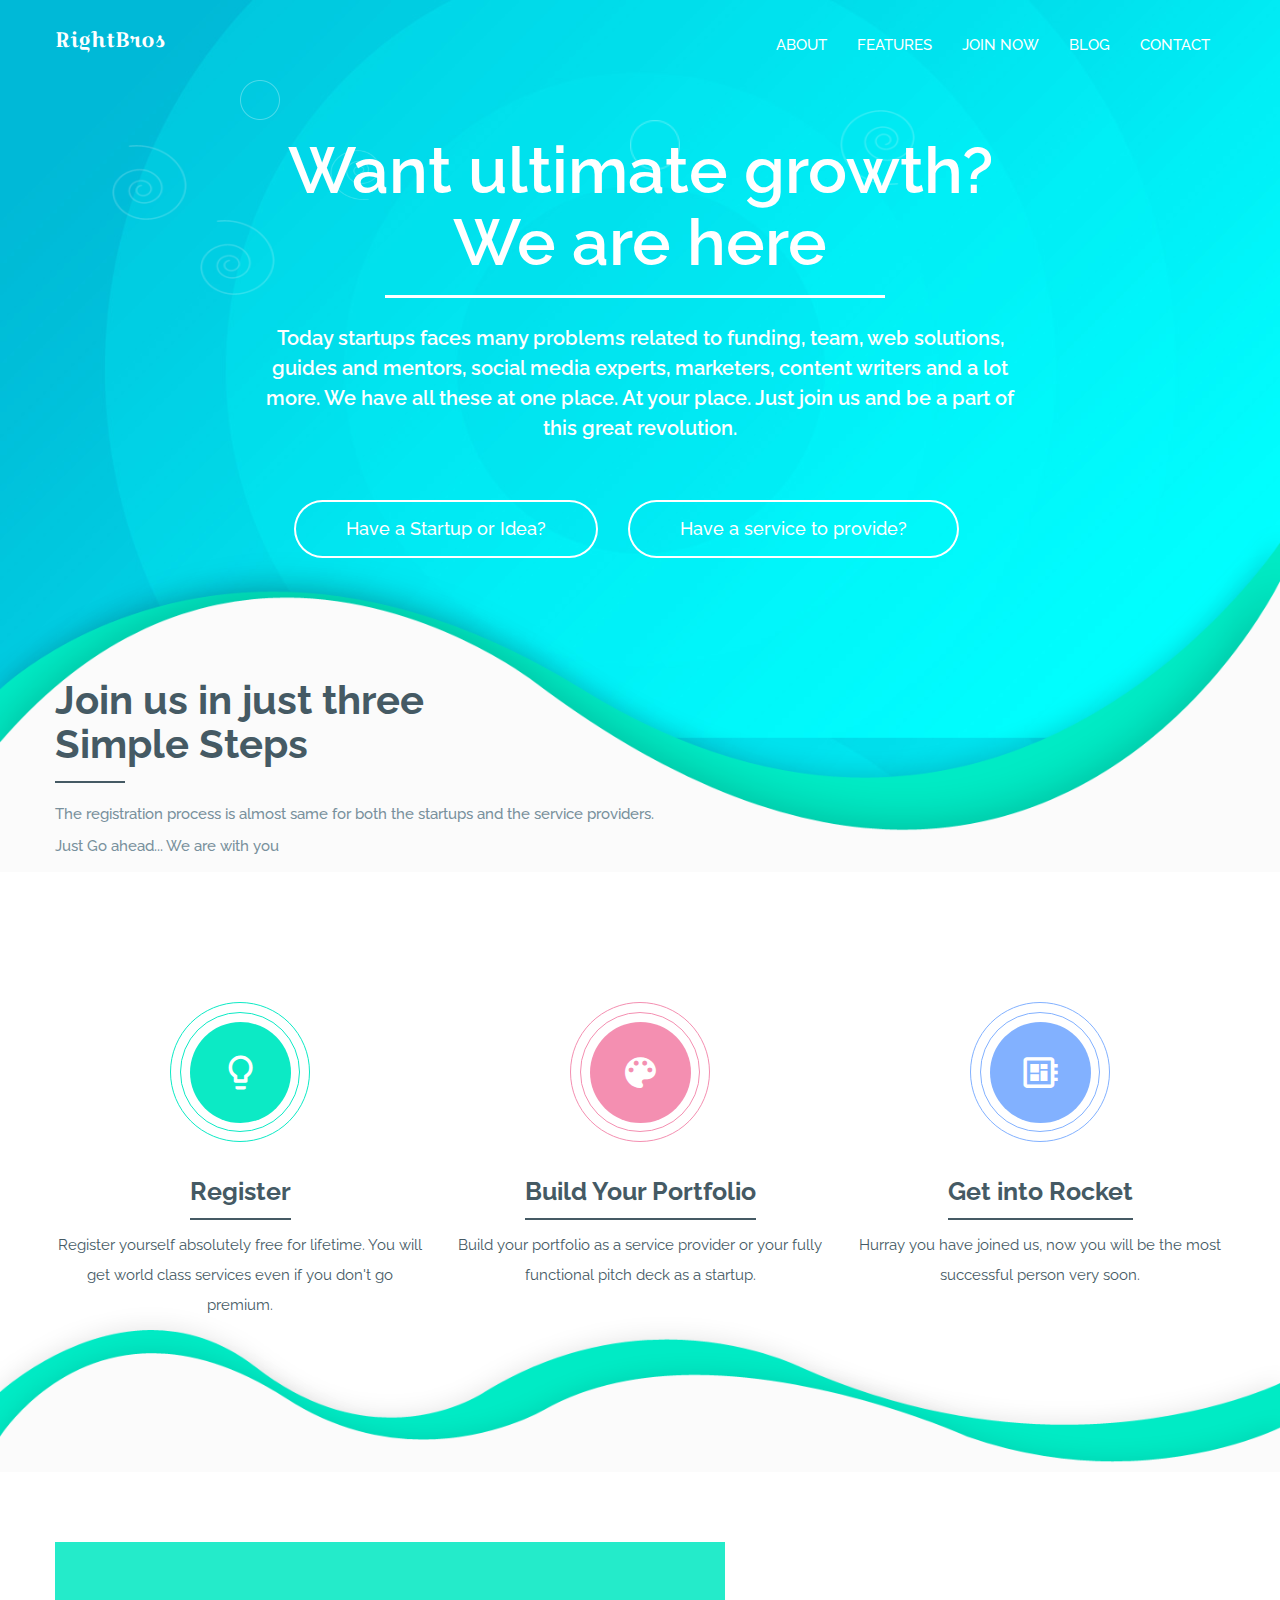
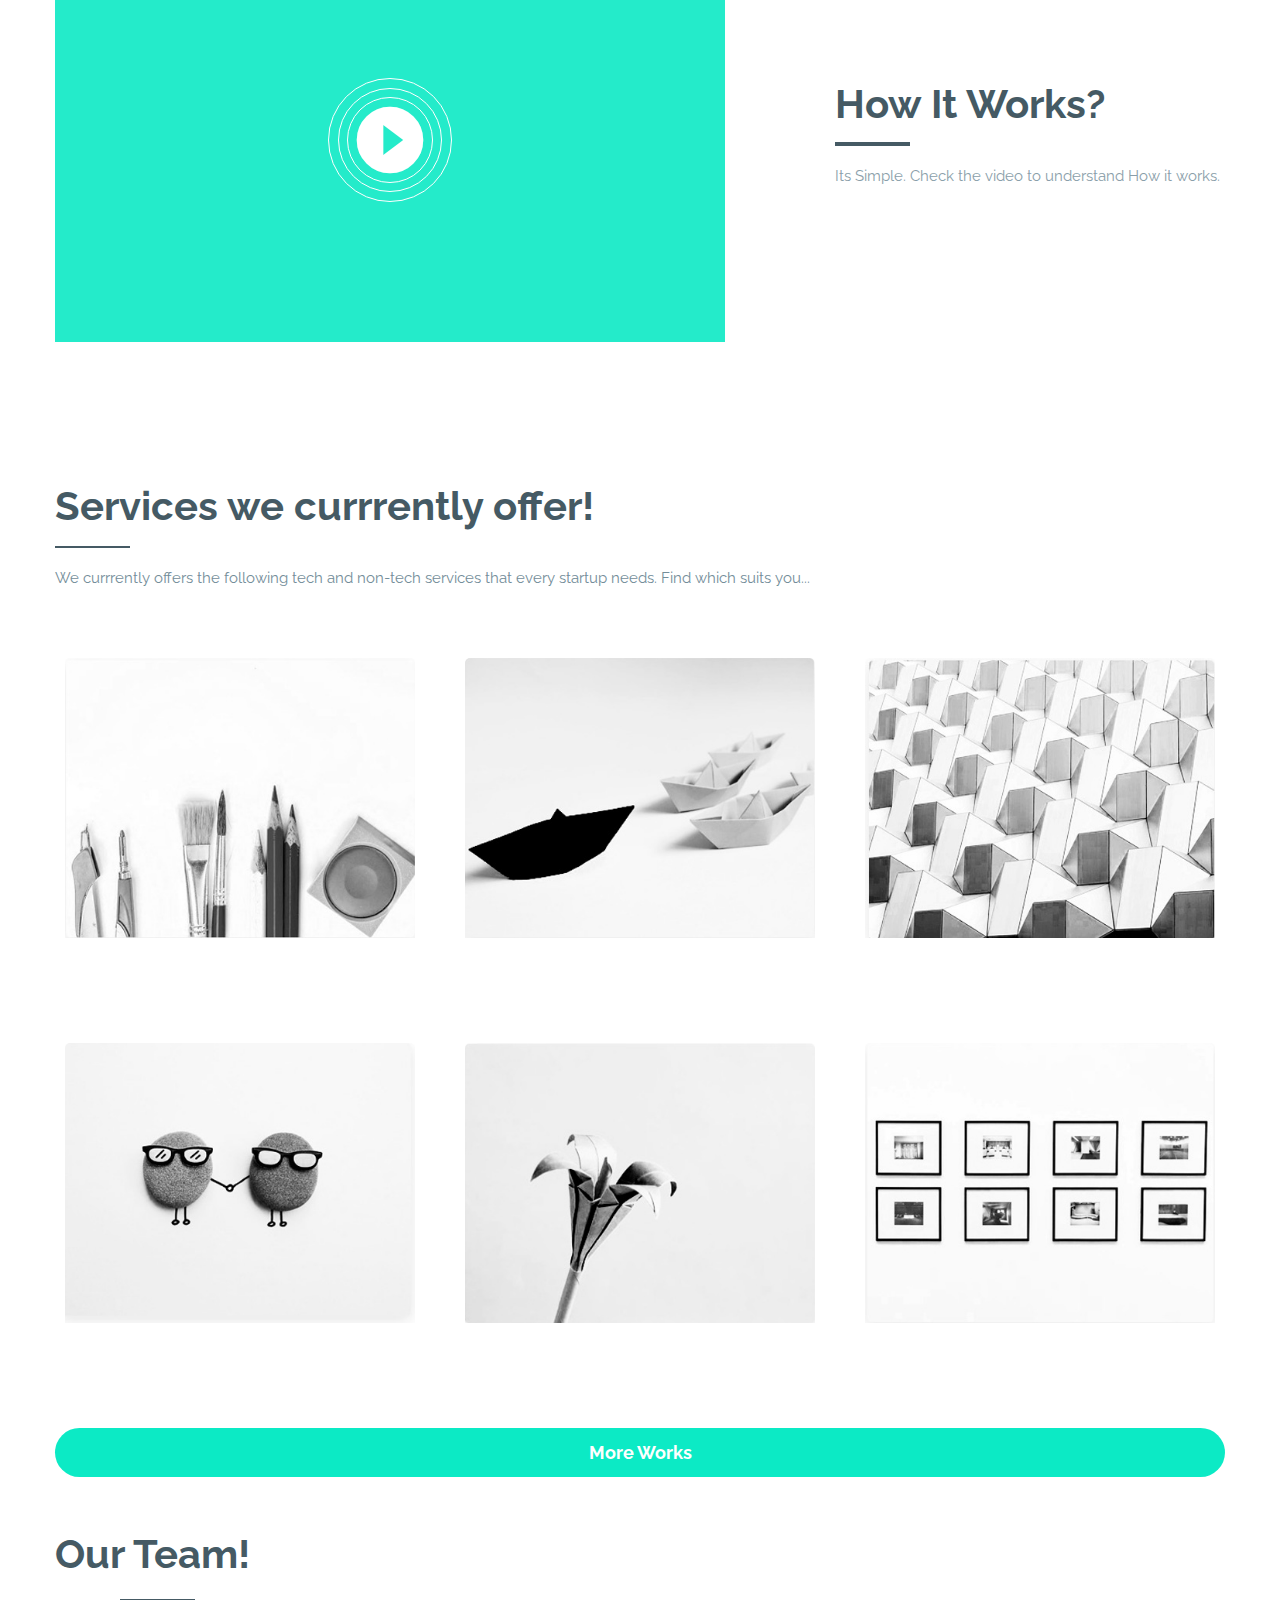
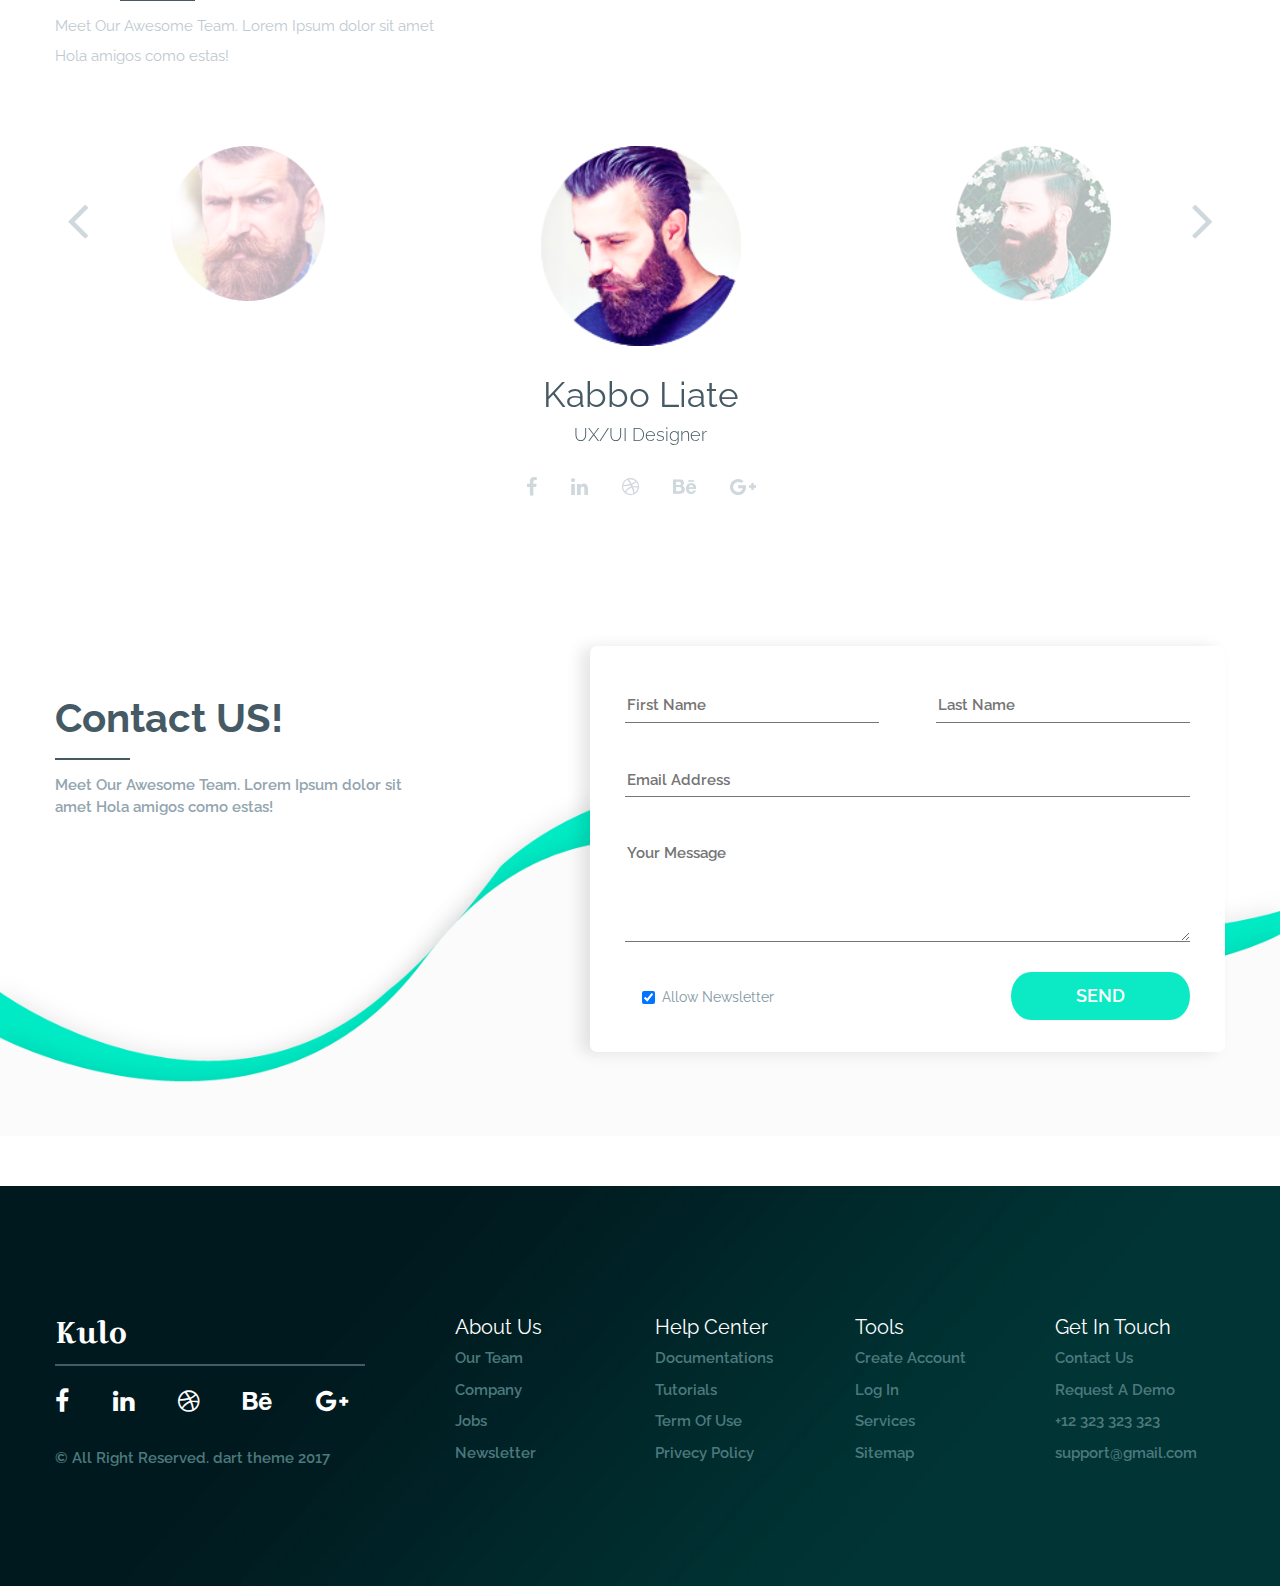
<file: index.html>
<!DOCTYPE html>
<html lang="en">

<head>
    <meta charset="UTF-8">
    <meta name="viewport" content="width=device-width, initial-scale=1">
    <title>RightBros.co - Home | Your complete solution to every need of a startup</title>

    <meta name="author" content="www.rightbros.co">
    <meta name="keywords" content="How to start a startup, raise fund for startup, developers, programmers, content writers, freelancers, search engine optimization, social media management, permanent staff">
    <meta name="description" content="Want help in startup, we are rightbros for you, we are here with complete solutions for your startup, we have venture capitalists, developers, content writers, social media managers and a lot more help just for you by rightbros.co">
    <link href="https://fonts.googleapis.com/css?family=Croissant+One" rel="stylesheet">
    <link href="https://fonts.googleapis.com/css?family=Raleway:400,500,600,700,800,900" rel="stylesheet">
    <link href="https://fonts.googleapis.com/icon?family=Material+Icons" rel="stylesheet">
    <link rel="stylesheet" href="css/bootstrap.css">
    <link rel="stylesheet" href="css/font-awesome.min.css">
    <link rel="stylesheet" href="css/owl.carousel.min.css">
    <link rel="stylesheet" href="css/owl.theme.default.min.css">
    <link rel="stylesheet" href="style.css">
    <link rel="stylesheet" href="responsive.css">
</head>

<body>
    <div class="wrapper">
        <header class="header">
            <div class="blue">
                <img src="img/header-shepe-blue.png" alt="">
            </div>
            <div class="white">
                <img src="img/header-shepe-white.png" alt="">
            </div>
            <div class="container">
                <img class="shepe1" src="img/shepe1.png" alt="">
                <img class="shepe2" src="img/shepe2.png" alt="">
                <img class="shepe3" src="img/shepe2.png" alt="">
                <img class="shepe4" src="img/shepe2.png" alt="">
                <img class="shepe5" src="img/shepe1.png" alt="">
                <img class="shepe6" src="img/shepe2.png" alt="">
                <div class="row">
                    <div class="col-md-3 col-sm-3 col-xs-12">
                        <div class="logo">
                            <h2><a href="#">RightBros</a></h2>
                        </div>
                    </div>
                    <div class="col-md-9 col-sm-9 col-xs-12">
                        <div class="menu">
                            <ul class="nav navbar-nav">
                                <li class="active"><a href="#">About</a></li>
                                <li><a href="#">Features</a></li>
                                <li><a href="#">Join Now</a></li>
                                <li><a href="https://blog.rightbros.co/">Blog</a></li>
                                <li><a href="#">Contact</a></li>
                            </ul>
                        </div>
                    </div>
                </div>
                <div class="row">
                    <div class="col-md-12">
                        <div class="header-text">
                            <h1>Want ultimate growth? We are here</h1>
                            <p>Today startups faces many problems related to funding, team, web solutions, guides and mentors, social media experts, marketers, content writers and a lot more. We have all these at one place. At your place. Just join us and be a part of this great revolution.</p>
                            <button style="outline: none;">Have a Startup or Idea?</button>
                            <button style="outline: none;">Have a service to provide?</button>
                        </div>
                    </div>
                </div>
                <div class="row">
                    <div class="col-md-12">
                        <div class="another-text">
                            <h3>Join us in just three<br> Simple Steps</h3>
                            <p>The registration process is almost same for both the startups and the service providers.<br> Just Go ahead... We are with you </p>
                        </div>
                    </div>
                </div>
            </div>
        </header>
        <section class="development">
            <div class="blue">
                <img src="img/development-shepe-blue.png" alt="">
            </div>
            <div class="white">
                <img src="img/development-shepe-white.png" alt="">
            </div>
            <div class="container">
                <div class="row ">
                    <div class="col-md-4 col-sm-4">
                        <div class="design-development one">
                            <i class="material-icons">lightbulb_outline</i>
                            <h2>Register</h2>
                            <p>Register yourself absolutely free for lifetime. You will get world class services even if you don't go premium.</p>
                        </div>
                    </div>
                    <div class="col-md-4 col-sm-4">
                        <div class="design-development two">
                            <i class="material-icons">color_lens</i>
                            <h2>Build Your Portfolio</h2>
                            <p>Build your portfolio as a service provider or your fully functional pitch deck as a startup.</p>
                        </div>
                    </div>
                    <div class="col-md-4 col-sm-4">
                        <div class="design-development three">
                            <i class="material-icons">developer_board</i>
                            <h2>Get into Rocket</h2>
                            <p>Hurray you have joined us, now you will be the most successful person very soon.</p>
                        </div>
                    </div>
                </div>
            </div>
        </section>
        <section class="works">
            <div class="container">
                <div class="row">
                    <div class="col-md-7">
                        <div class="work-images">
                            <iframe width="100%" height="100%" src="https://www.youtube.com/embed/HZRp6iRjnhQ" frameborder="0" allowfullscreen></iframe>
                            <div class="overlay-text">
                                <i class="material-icons">play_circle_filled</i>
                            </div>


                        </div>
                    </div>
                    <div class="col-md-5">
                        <div class="work-text-full">
                            <div class="work-text">
                                <h2>How It Works?</h2>
                                <p>Its Simple. Check the video to understand How it works.</p>
                            </div>
                        </div>
                    </div>
                </div>
            </div>
        </section>
        <section class="portfolia">
            <div class="container">
                <div class="row">
                    <div class="col-md-12">
                        <div class="port-text">
                            <h2>Services we currrently offer!</h2>
                            <p>We currrently offers the following tech and non-tech services that every startup needs. Find which suits you... </p>
                        </div>
                    </div>
                </div>
                <div class="row">
                    <div class="col-md-4 col-sm-6">
                        <div class="portfolio-part">
                            <img src="img/portfolio-image1.jpg" alt="">
                            <div class="overlay-slide">
                                <h2>Title Goes Here</h2>
                                <p>Lorem ipsum dolor sit amet, consectetur adipisicing elit, sed do eiusmod tempor incididunt ut labore et dolore magna aliqua. Ut enim ad</p>
                            </div>
                        </div>
                    </div>
                    <div class="col-md-4 col-sm-6">
                        <div class="portfolio-part">
                            <img src="img/portfolio-image2.jpg" alt="">
                            <div class="overlay-slide">
                                <h2>Title Goes Here</h2>
                                <p>Lorem ipsum dolor sit amet, consectetur adipisicing elit, sed do eiusmod tempor incididunt ut labore et dolore magna aliqua. Ut enim ad</p>
                            </div>
                        </div>
                    </div>
                    <div class="col-md-4 col-sm-6">
                        <div class="portfolio-part">
                            <img src="img/portfolio-image3.jpg" alt="">
                            <div class="overlay-slide">
                                <h2>Title Goes Here</h2>
                                <p>Lorem ipsum dolor sit amet, consectetur adipisicing elit, sed do eiusmod tempor incididunt ut labore et dolore magna aliqua. Ut enim ad</p>
                            </div>
                        </div>
                    </div>
                    <div class="col-md-4 col-sm-6">
                        <div class="portfolio-part">
                            <img src="img/portfolio-image4.jpg" alt="">
                            <div class="overlay-slide">
                                <h2>Title Goes Here</h2>
                                <p>Lorem ipsum dolor sit amet, consectetur adipisicing elit, sed do eiusmod tempor incididunt ut labore et dolore magna aliqua. Ut enim ad</p>
                            </div>
                        </div>
                    </div>
                    <div class="col-md-4 col-sm-6">
                        <div class="portfolio-part">
                            <img src="img/portfolio-image5.jpg" alt="">
                            <div class="overlay-slide">
                                <h2>Title Goes Here</h2>
                                <p>Lorem ipsum dolor sit amet, consectetur adipisicing elit, sed do eiusmod tempor incididunt ut labore et dolore magna aliqua. Ut enim ad</p>
                            </div>
                        </div>
                    </div>
                    <div class="col-md-4 col-sm-6">
                        <div class="portfolio-part">
                            <img src="img/portfolio-image6.jpg" alt="">
                            <div class="overlay-slide">
                                <h2>Title Goes Here</h2>
                                <p>Lorem ipsum dolor sit amet, consectetur adipisicing elit, sed do eiusmod tempor incididunt ut labore et dolore magna aliqua. Ut enim ad</p>
                            </div>
                        </div>
                    </div>
                </div>
                <div class="row">
                    <div class="col-md-12">
                        <div class="penination">
                            <a href="#"><p>More Works</p></a>
                        </div>
                    </div>
                </div>
            </div>
        </section>
        <section class="our-team">
            <div class="container">
                <div class="row">
                    <div class="col-md-12">
                        <div class="team-text">
                            <h2>Our Team!</h2>
                            <p>Meet Our Awesome Team. Lorem Ipsum dolor sit amet <br> Hola amigos como estas!</p>
                        </div>
                    </div>
                </div>
                <div class="row">
                    <div class="col-md-12">
                        <div class="my-claint owl-carousel owl-theme">
                            <div class="item">
                                <img src="img/team-member1.png" alt="">
                                <div class="item-overlay"></div>
                                <div class="item-text">
                                    <h3>Kabbo Liate</h3>
                                    <h4>UX/UI Designer</h4>
                                    <p><a href="#"><i class="fa fa-facebook" aria-hidden="true"></i></a><a href="#"><i class="fa fa-linkedin" aria-hidden="true"></i></a><a href="#"><i class="fa fa-dribbble" aria-hidden="true"></i></a><a href="#"><i class="fa fa-behance" aria-hidden="true"></i></a><a href="#"><i class="fa fa-google-plus" aria-hidden="true"></i></a></p>
                                </div>
                            </div>
                            <div class="item">
                                <img src="img/team-member2.png" alt="">
                                <div class="item-overlay"></div>
                                <div class="item-text">
                                    <h3>Kabbo Liate</h3>
                                    <h4>UX/UI Designer</h4>
                                    <p><a href="#"><i class="fa fa-facebook" aria-hidden="true"></i></a><a href="#"><i class="fa fa-linkedin" aria-hidden="true"></i></a><a href="#"><i class="fa fa-dribbble" aria-hidden="true"></i></a><a href="#"><i class="fa fa-behance" aria-hidden="true"></i></a><a href="#"><i class="fa fa-google-plus" aria-hidden="true"></i></a></p>
                                </div>
                            </div>
                            <div class="item">
                                <img src="img/team-member3.png" alt="">
                                <div class="item-overlay"></div>
                                <div class="item-text">
                                    <h3>Kabbo Liate</h3>
                                    <h4>UX/UI Designer</h4>
                                    <p><a href="#"><i class="fa fa-facebook" aria-hidden="true"></i></a><a href="#"><i class="fa fa-linkedin" aria-hidden="true"></i></a><a href="#"><i class="fa fa-dribbble" aria-hidden="true"></i></a><a href="#"><i class="fa fa-behance" aria-hidden="true"></i></a><a href="#"><i class="fa fa-google-plus" aria-hidden="true"></i></a></p>
                                </div>
                            </div>
                            <div class="item">
                                <img src="img/team-member1.png" alt="">
                                <div class="item-overlay"></div>
                                <div class="item-text">
                                    <h3>Kabbo Liate</h3>
                                    <h4>UX/UI Designer</h4>
                                    <p><a href="#"><i class="fa fa-facebook" aria-hidden="true"></i></a><a href="#"><i class="fa fa-linkedin" aria-hidden="true"></i></a><a href="#"><i class="fa fa-dribbble" aria-hidden="true"></i></a><a href="#"><i class="fa fa-behance" aria-hidden="true"></i></a><a href="#"><i class="fa fa-google-plus" aria-hidden="true"></i></a></p>
                                </div>
                            </div>
                            <div class="item">
                                <img src="img/team-member2.png" alt="">
                                <div class="item-overlay"></div>
                                <div class="item-text">
                                    <h3>Kabbo Liate</h3>
                                    <h4>UX/UI Designer</h4>
                                    <p><a href="#"><i class="fa fa-facebook" aria-hidden="true"></i></a><a href="#"><i class="fa fa-linkedin" aria-hidden="true"></i></a><a href="#"><i class="fa fa-dribbble" aria-hidden="true"></i></a><a href="#"><i class="fa fa-behance" aria-hidden="true"></i></a><a href="#"><i class="fa fa-google-plus" aria-hidden="true"></i></a></p>
                                </div>
                            </div>
                            <div class="item">
                                <img src="img/team-member3.png" alt="">
                                <div class="item-overlay"></div>
                                <div class="item-text">
                                    <h3>Kabbo Liate</h3>
                                    <h4>UX/UI Designer</h4>
                                    <p><a href="#"><i class="fa fa-facebook" aria-hidden="true"></i></a><a href="#"><i class="fa fa-linkedin" aria-hidden="true"></i></a><a href="#"><i class="fa fa-dribbble" aria-hidden="true"></i></a><a href="#"><i class="fa fa-behance" aria-hidden="true"></i></a><a href="#"><i class="fa fa-google-plus" aria-hidden="true"></i></a></p>
                                </div>
                            </div>
                        </div>
                    </div>
                </div>
            </div>
        </section>
        <section class="contact">
            <div class="blue">
                <img src="img/contact-shepe-blue.png" alt="">
            </div>
            <div class="white">
                <img src="img/contact-shepe-white.png" alt="">
            </div>
            <div class="container">
                <div class="row">
                    <div class="col-md-4 col-sm-12">
                        <div class="contact-text">
                            <h2>Contact US!</h2>
                            <p>Meet Our Awesome Team. Lorem Ipsum dolor sit amet Hola amigos como estas!</p>
                        </div>
                    </div>
                    <div class="col-md-8 col-sm-12">
                        <div class="contact-form">
                            <form action="#" method="post">
                                <div class="first">
                                    <input type="text" name="" placeholder="First Name">
                                </div>
                                <div class="last">
                                    <input type="text" name="" placeholder="Last Name">
                                </div>
                                <div class="email">
                                    <input type="email" name="" placeholder="Email Address">
                                </div>
                                <div class="message">
                                    <textarea placeholder="Your Message"></textarea>
                                </div>
                                <div class="checkbox-submit">
                                    <div class="checkbox">
                                        <label><input type="checkbox" name="" checked> Allow Newsletter</label>
                                    </div>
                                    <div class="submit">
                                        <input type="submit" value="SEND">
                                    </div>
                                </div>
                            </form>
                        </div>
                    </div>
                </div>
            </div>
        </section>
        <footer class="footer">
            <div class="container">
                <div class="row">
                    <div class="col-md-4 col-sm-12">
                        <div class="footer-icon">
                            <h2>Kulo</h2>
                            <p><a href="#"><i aria-hidden="true" class="fa fa-facebook"></i></a><a href="#"><i aria-hidden="true" class="fa fa-linkedin"></i></a><a href="#"><i aria-hidden="true" class="fa fa-dribbble"></i></a><a href="#"><i aria-hidden="true" class="fa fa-behance"></i></a><a href="#"><i aria-hidden="true" class="fa fa-google-plus"></i></a></p>
                            <h5>&copy; All Right Reserved. dart theme 2017</h5>
                        </div>
                    </div>
                    <div class="col-md-8">
                        <div class="footer-text">
                            <div class="row">
                                <div class="col-md-3 col-sm-6 col-xs-6">
                                    <div class="footer-text-single">
                                        <h3>About Us</h3>
                                        <p><a href="#">Our Team</a></p>
                                        <p><a href="#">Company</a></p>
                                        <p><a href="#">Jobs</a></p>
                                        <p><a href="#">Newsletter</a></p>
                                    </div>
                                </div>
                                <div class="col-md-3 col-sm-6 col-xs-6">
                                    <div class="footer-text-single">
                                        <h3>Help Center</h3>
                                        <p><a href="#">Documentations</a></p>
                                        <p><a href="#">Tutorials</a></p>
                                        <p><a href="#">Term Of Use</a></p>
                                        <p><a href="#">Privecy Policy</a></p>
                                    </div>
                                </div>
                                <div class="col-md-3 col-sm-6 col-xs-6">
                                    <div class="footer-text-single">
                                        <h3>Tools</h3>
                                        <p><a href="#">Create Account</a></p>
                                        <p><a href="#">Log In</a></p>
                                        <p><a href="#">Services</a></p>
                                        <p><a href="#">Sitemap</a></p>
                                    </div>
                                </div>
                                <div class="col-md-3 col-sm-6 col-xs-6">
                                    <div class="footer-text-single">
                                        <h3>Get In Touch</h3>
                                        <p><a href="#">Contact Us</a></p>
                                        <p><a href="#">Request A Demo</a></p>
                                        <p><a href="#">+12 323 323 323</a></p>
                                        <p><a href="#">support@gmail.com</a></p>
                                    </div>
                                </div>
                            </div>
                        </div>
                    </div>
                </div>
            </div>
        </footer>
    </div>
    <script src="js/jquery-3.1.1.min.js"></script>
    <script src="js/bootstrap.min.js"></script>
    <script src="js/owl.carousel.min.js"></script>
    <script src="js/active.js"></script>
</body>

</html>
</file>
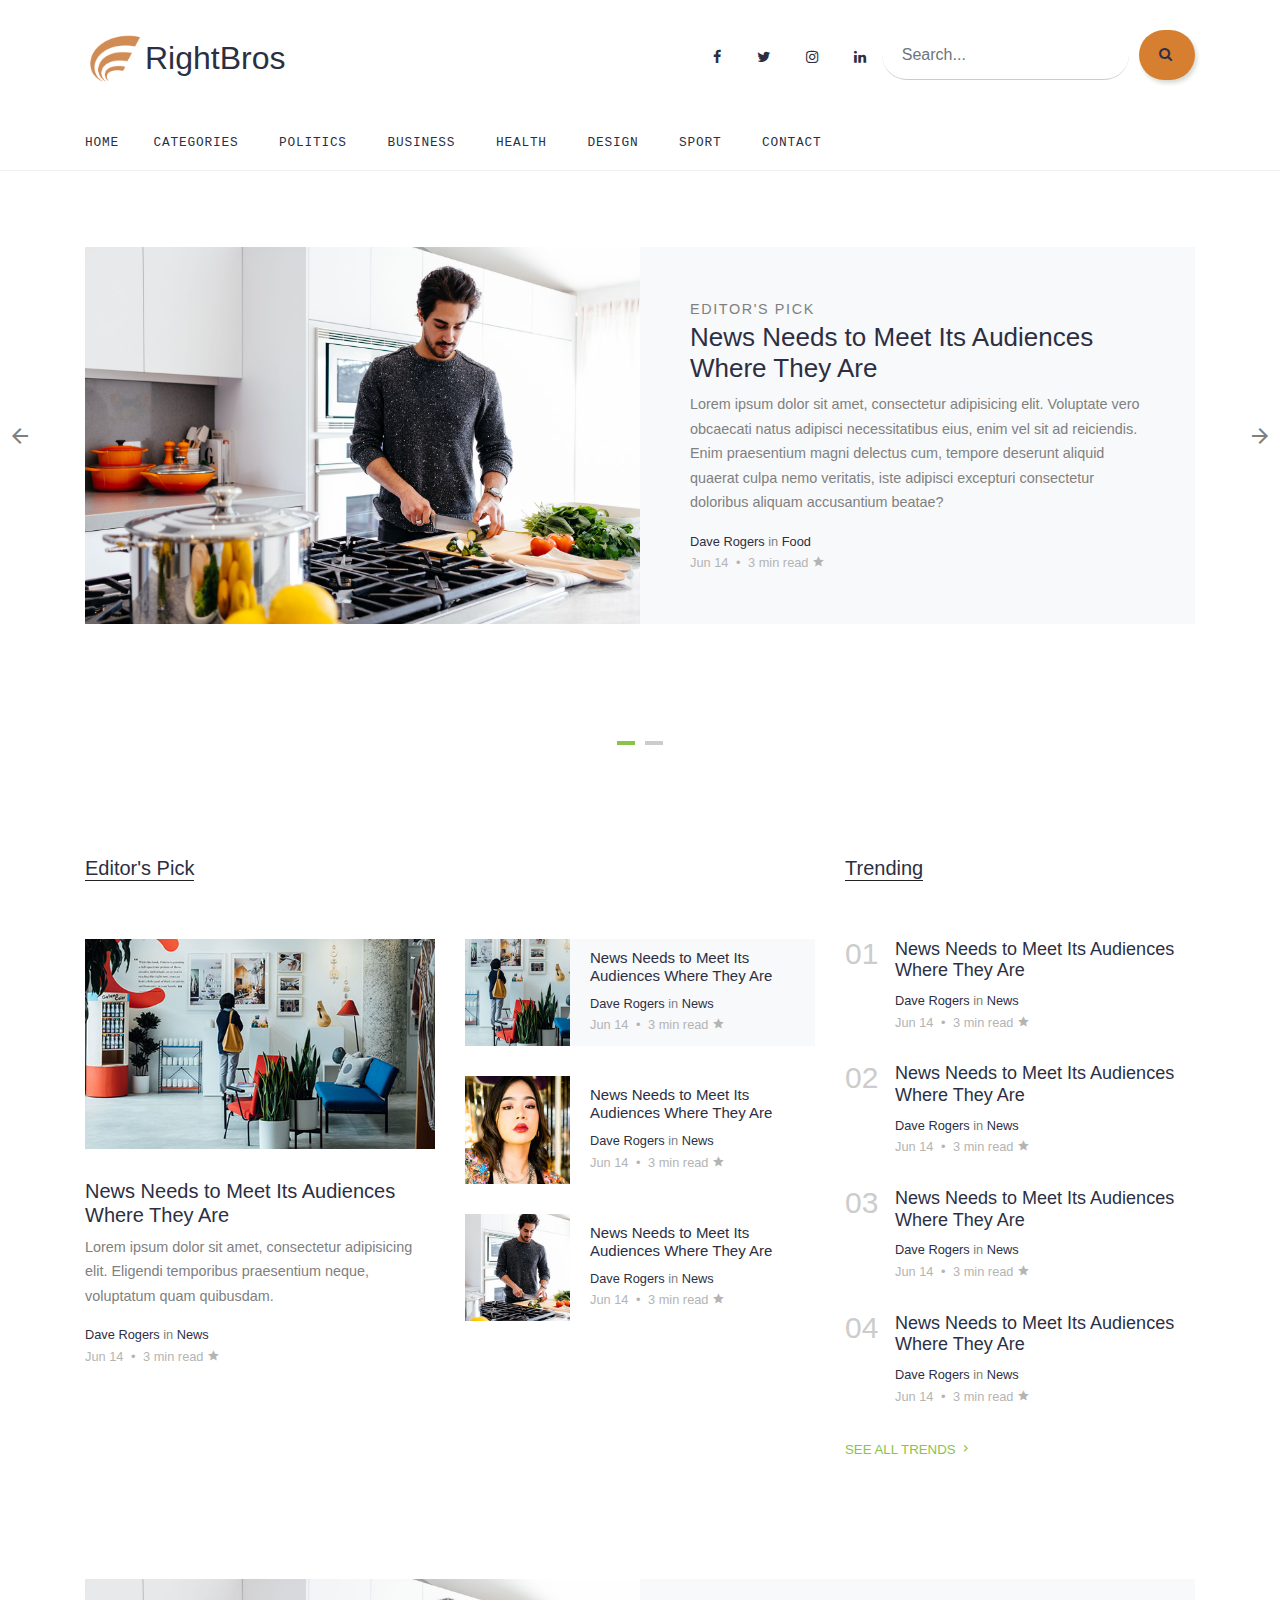
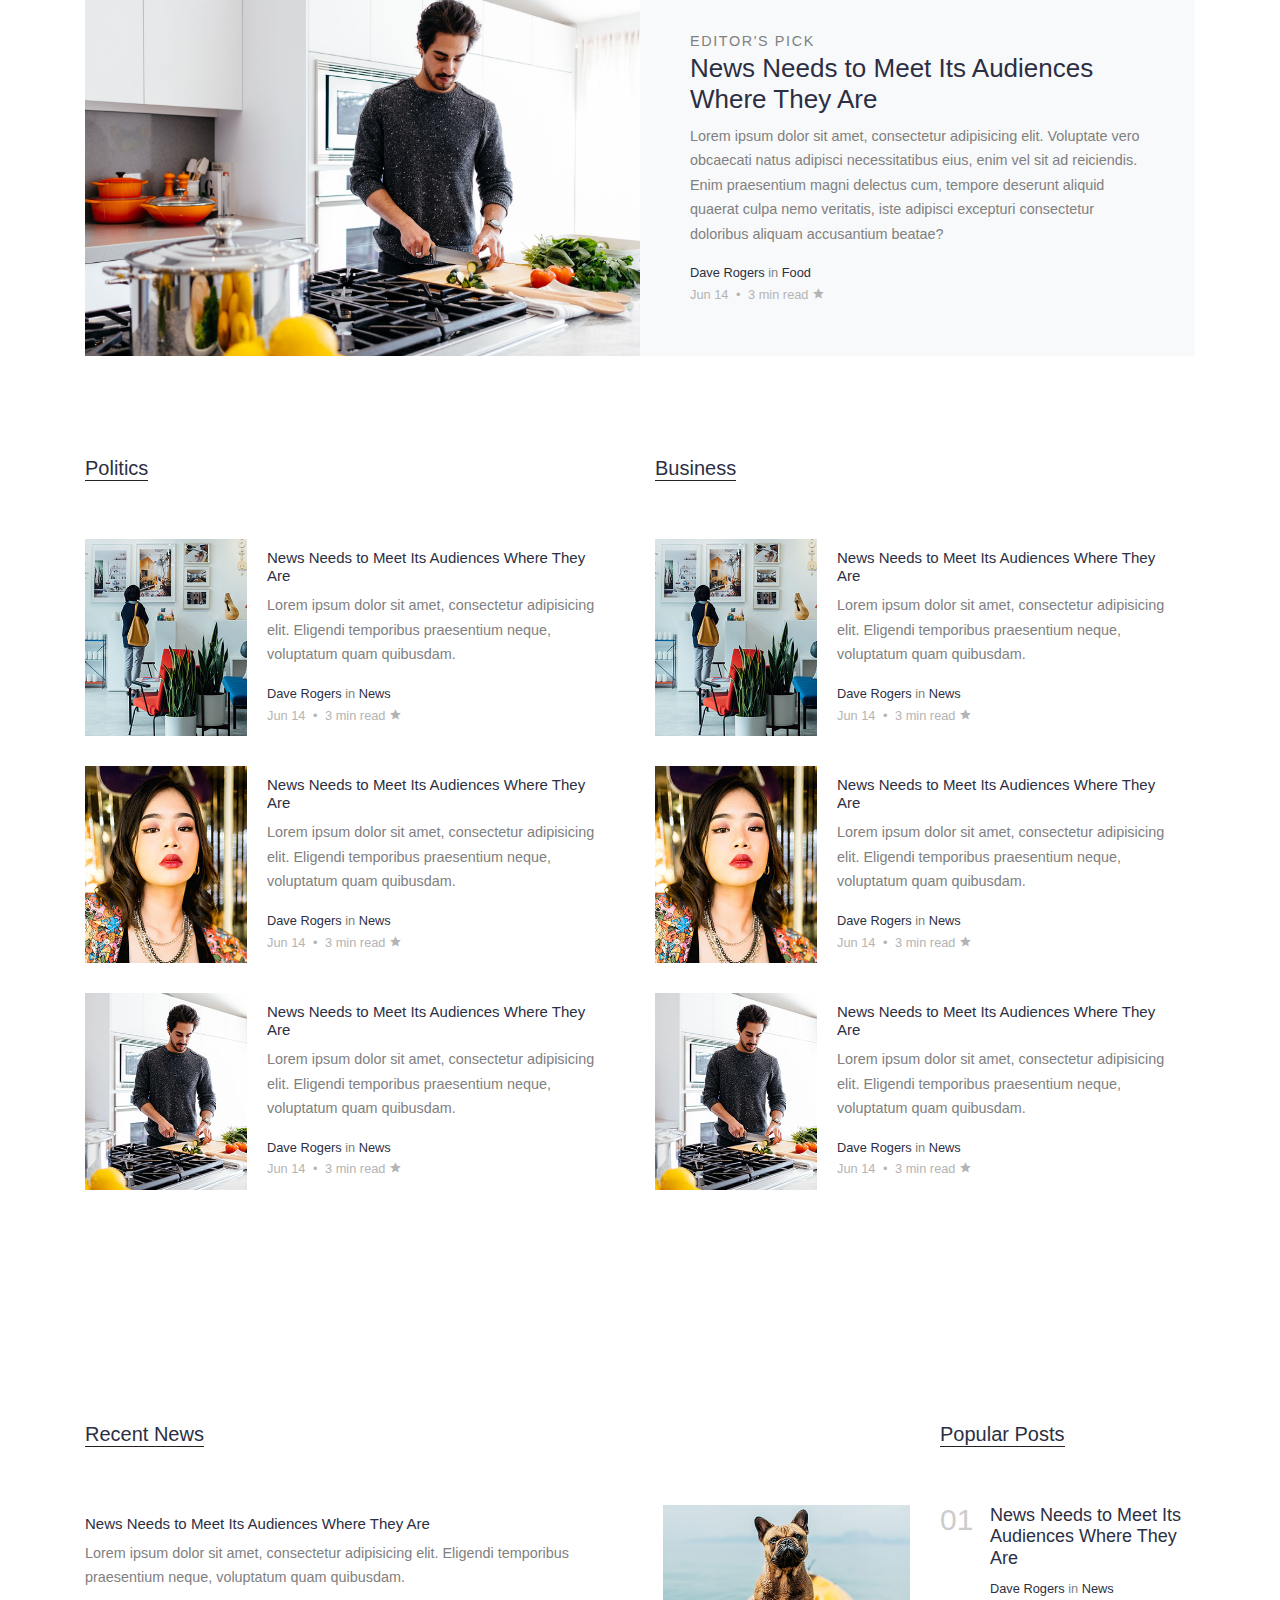
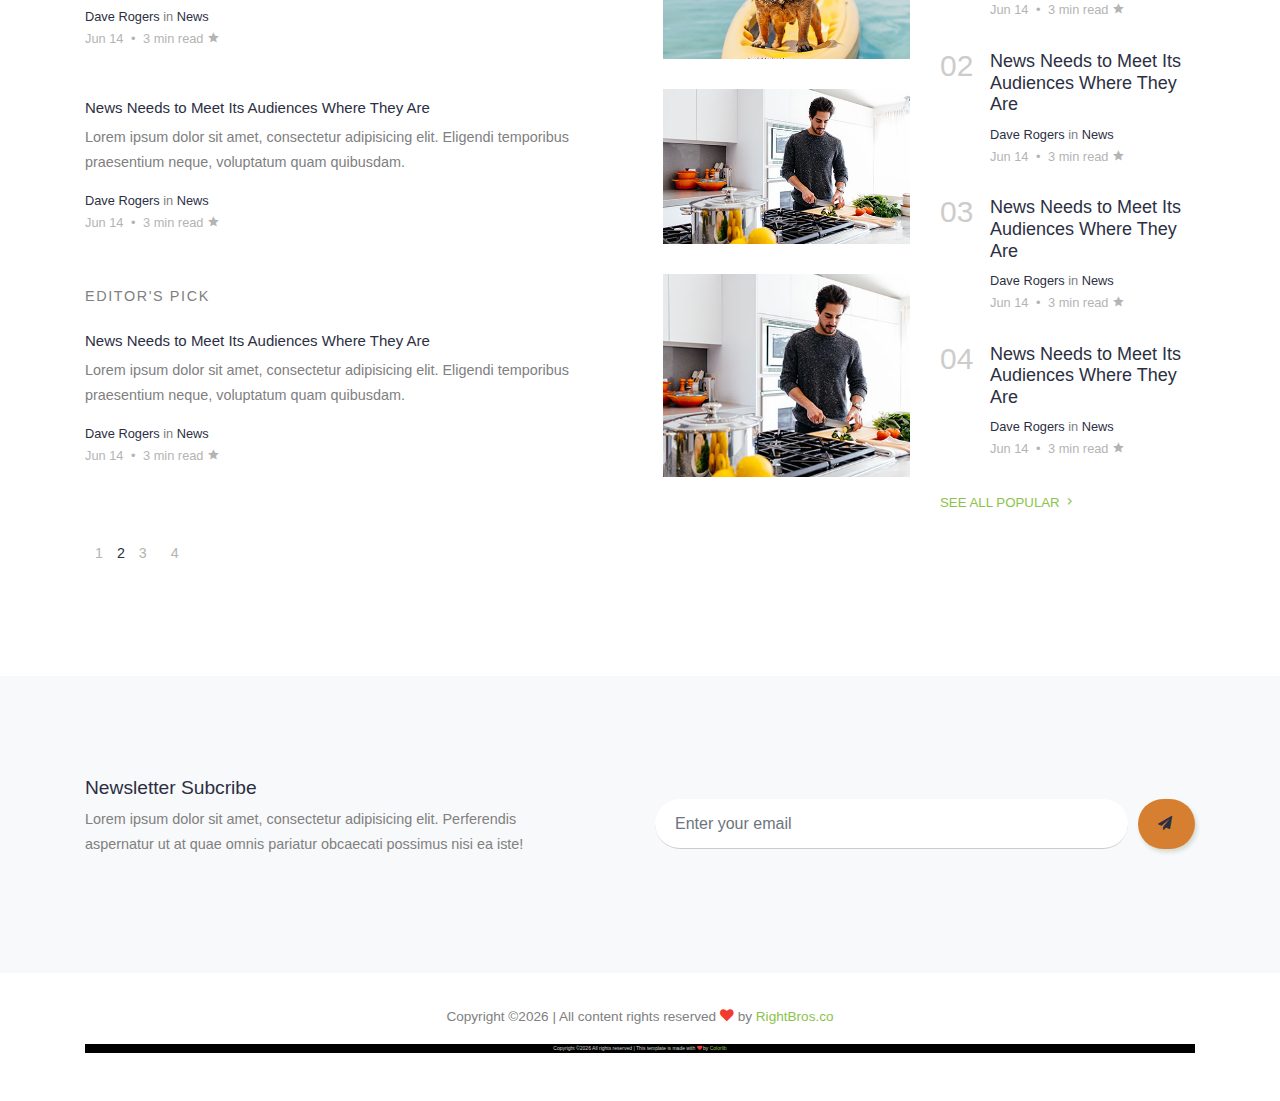
<file: spare/index.html>
<!DOCTYPE html>
<html lang="en">

<head>
  <title>Love Reading? Then we are right for you. We are Rightbros for you</title>
  <meta charset="utf-8">
  <meta name="viewport" content="width=device-width, initial-scale=1, shrink-to-fit=no">
  <meta name="description" content="Wanna Buy something. Explore new things. Latest news. Entertainment. Bollywood. Hollywood. We are rightbros. Profuct reviews at Right Bros. Latest Technology Trends at rightbros. Shopping, all at rightbros.">
  <meta name="author" content="RightBros.co">
  <meta name="keywords" content="Product reviews, Entertainment, Technology trends, best mobile phones in india, best smartphones in india, best laptops in india, righbros,"


  <link href="https://fonts.googleapis.com/css?family=B612+Mono|Cabin:400,700&display=swap" rel="stylesheet">

  <link rel="stylesheet" href="fonts/icomoon/style.css">

  <link rel="stylesheet" href="css/bootstrap.min.css">
  <link rel="stylesheet" href="css/jquery-ui.css">
  <link rel="stylesheet" href="css/owl.carousel.min.css">
  <link rel="stylesheet" href="css/owl.theme.default.min.css">
  <link rel="stylesheet" href="css/owl.theme.default.min.css">

  <link rel="stylesheet" href="css/jquery.fancybox.min.css">

  <link rel="stylesheet" href="css/bootstrap-datepicker.css">

  <link rel="stylesheet" href="fonts/flaticon/font/flaticon.css">

  <link rel="stylesheet" href="css/aos.css">
  <link href="css/jquery.mb.YTPlayer.min.css" media="all" rel="stylesheet" type="text/css">

  <link rel="stylesheet" href="css/style.css">
  <link rel="stylesheet" href="css/color.css">



</head>

<body data-spy="scroll" data-target=".site-navbar-target" data-offset="300">

  <div class="site-wrap">

    <div class="site-mobile-menu site-navbar-target">
      <div class="site-mobile-menu-header">
        <div class="site-mobile-menu-close mt-3">
          <span class="icon-close2 js-menu-toggle"></span>
        </div>
      </div>
      <div class="site-mobile-menu-body"></div>
    </div>


    
    <div class="header-top">
      <div class="container">
        <div class="row align-items-center">
          <div class="col-12 col-lg-6 d-flex">
            <img src="images/icon.png" width="60">
            <a href="index.html" class="site-logo">
              RightBros
            </a>

            <a href="#" class="ml-auto d-inline-block d-lg-none site-menu-toggle js-menu-toggle text-black"><span
                class="icon-menu h3"></span></a>

          </div>
          <div class="col-12 col-lg-6 ml-auto d-flex">
            <div class="ml-md-auto top-social d-none d-lg-inline-block">
              <a href="#" class="d-inline-block p-3"><span class="icon-facebook"></span></a>
                <a href="#" class="d-inline-block p-3"><span class="icon-twitter"></span></a>
                <a href="#" class="d-inline-block p-3"><span class="icon-instagram"></span></a>
                <a href="#" class="d-inline-block p-3"><span class="icon-linkedin"></span></a>
            </div>
            <form action="#" class="search-form d-inline-block">

              <div class="d-flex">
                <input type="email" class="form-control" placeholder="Search...">
                <button type="submit" class="btn c-button-color-main" ><span class="icon-search"></span></button>
              </div>
            </form>

            
          </div>
          <div class="col-6 d-block d-lg-none text-right">
            
          </div>
        </div>
      </div>
      


      
      <div class="site-navbar py-2 js-sticky-header site-navbar-target d-none pl-0 d-lg-block" role="banner">

      <div class="container">
        <div class="d-flex align-items-center">
          
          <div class="mr-auto">
            <nav class="site-navigation position-relative text-right" role="navigation">
              <ul class="site-menu main-menu js-clone-nav mr-auto d-none pl-0 d-lg-block">
                <li class="active">
                  <a href="index.html" class="nav-link text-left">Home</a>
                </li>
                <li>
                  <a href="categories.html" class="nav-link text-left">Categories</a>
                </li>
                <li>
                  <a href="categories.html" class="nav-link text-left">Politics</a>
                </li>
                <li>
                  <a href="categories.html" class="nav-link text-left">Business</a>
                </li>
                <li>
                    <a href="categories.html" class="nav-link text-left">Health</a>
                </li>
                <li><a href="categories.html" class="nav-link text-left">Design</a></li>
                <li>
                  <a href="categories.html" class="nav-link text-left">Sport</a>
                </li>
                <li><a href="contact.html" class="nav-link text-left">Contact</a></li>
              </ul>                                                                                                                                                                                                                                                                                         
            </nav>

          </div>
         
        </div>
      </div>

    </div>
    
    </div>

    <div class="site-section py-0">
      <div class="owl-carousel hero-slide owl-style">

        <div class="site-section">
          <div class="container">
            <div class="half-post-entry d-block d-lg-flex bg-light">
              <div class="img-bg" style="background-image: url('images/big_img_1.jpg')"></div>
              <div class="contents">
                <span class="caption">Editor's Pick</span>
                <h2><a href="blog-single.html">News Needs to Meet Its Audiences Where They Are</a></h2>
                <p class="mb-3">Lorem ipsum dolor sit amet, consectetur adipisicing elit. Voluptate vero obcaecati natus adipisci necessitatibus eius, enim vel sit ad reiciendis. Enim praesentium magni delectus cum, tempore deserunt aliquid quaerat culpa nemo veritatis, iste adipisci excepturi consectetur doloribus aliquam accusantium beatae?</p>
                
                <div class="post-meta">
                  <span class="d-block"><a href="#">Dave Rogers</a> in <a href="#">Food</a></span>
                  <span class="date-read">Jun 14 <span class="mx-1">&bullet;</span> 3 min read <span class="icon-star2"></span></span>
                </div>

              </div>
            </div>
          </div>
        </div>

        <div class="site-section">
          <div class="container">
            <div class="half-post-entry d-block d-lg-flex bg-light">
              <div class="img-bg" style="background-image: url('images/big_img_1.jpg')"></div>
              <div class="contents">
                <span class="caption">Editor's Pick</span>
                <h2><a href="blog-single.html">News Needs to Meet Its Audiences Where They Are</a></h2>
                <p class="mb-3">Lorem ipsum dolor sit amet, consectetur adipisicing elit. Voluptate vero obcaecati natus adipisci necessitatibus eius, enim vel sit ad reiciendis. Enim praesentium magni delectus cum, tempore deserunt aliquid quaerat culpa nemo veritatis, iste adipisci excepturi consectetur doloribus aliquam accusantium beatae?</p>
                
                <div class="post-meta">
                  <span class="d-block"><a href="#">Dave Rogers</a> in <a href="#">Food</a></span>
                  <span class="date-read">Jun 14 <span class="mx-1">&bullet;</span> 3 min read <span class="icon-star2"></span></span>
                </div>

              </div>
            </div>
          </div>
        </div>


      </div>
    </div>
  

    <div class="site-section">
      <div class="container">
        <div class="row">
          <div class="col-lg-8">
            <div class="row">
              <div class="col-12">
                <div class="section-title">
                  <h2>Editor's Pick</h2>
                </div>
              </div>
            </div>
            <div class="row">
              <div class="col-md-6">
                <div class="post-entry-1">
                  <a href="post-single.html"><img src="images/img_h_1.jpg" alt="Image" class="img-fluid"></a>
                  <h2><a href="blog-single.html">News Needs to Meet Its Audiences Where They Are</a></h2>
                  <p>Lorem ipsum dolor sit amet, consectetur adipisicing elit. Eligendi temporibus praesentium neque, voluptatum quam quibusdam.</p>
                  <div class="post-meta">
                    <span class="d-block"><a href="#">Dave Rogers</a> in <a href="#">News</a></span>
                    <span class="date-read">Jun 14 <span class="mx-1">&bullet;</span> 3 min read <span class="icon-star2"></span></span>
                  </div>
                </div>
              </div>
              <div class="col-md-6">
                <div class="post-entry-2 d-flex bg-light">
                  <div class="thumbnail" style="background-image: url('images/img_v_1.jpg')"></div>
                  <div class="contents">
                    <h2><a href="blog-single.html">News Needs to Meet Its Audiences Where They Are</a></h2>
                    <div class="post-meta">
                      <span class="d-block"><a href="#">Dave Rogers</a> in <a href="#">News</a></span>
                      <span class="date-read">Jun 14 <span class="mx-1">&bullet;</span> 3 min read <span class="icon-star2"></span></span>
                    </div>
                  </div>
                </div>

                <div class="post-entry-2 d-flex">
                  <div class="thumbnail" style="background-image: url('images/img_v_2.jpg')"></div>
                  <div class="contents">
                    <h2><a href="blog-single.html">News Needs to Meet Its Audiences Where They Are</a></h2>
                    <div class="post-meta">
                      <span class="d-block"><a href="#">Dave Rogers</a> in <a href="#">News</a></span>
                      <span class="date-read">Jun 14 <span class="mx-1">&bullet;</span> 3 min read <span class="icon-star2"></span></span>
                    </div>
                  </div>
                </div>

                <div class="post-entry-2 d-flex">
                  <div class="thumbnail" style="background-image: url('images/img_v_3.jpg')"></div>
                  <div class="contents">
                    <h2><a href="blog-single.html">News Needs to Meet Its Audiences Where They Are</a></h2>
                    <div class="post-meta">
                      <span class="d-block"><a href="#">Dave Rogers</a> in <a href="#">News</a></span>
                      <span class="date-read">Jun 14 <span class="mx-1">&bullet;</span> 3 min read <span class="icon-star2"></span></span>
                    </div>
                  </div>
                </div>
              </div>
            </div>
          </div>
          <div class="col-lg-4">
            <div class="section-title">
              <h2>Trending</h2>
            </div>

            <div class="trend-entry d-flex">
              <div class="number align-self-start">01</div>
              <div class="trend-contents">
                <h2><a href="blog-single.html">News Needs to Meet Its Audiences Where They Are</a></h2>
                <div class="post-meta">
                  <span class="d-block"><a href="#">Dave Rogers</a> in <a href="#">News</a></span>
                  <span class="date-read">Jun 14 <span class="mx-1">&bullet;</span> 3 min read <span class="icon-star2"></span></span>
                </div>
              </div>
            </div>

            <div class="trend-entry d-flex">
              <div class="number align-self-start">02</div>
              <div class="trend-contents">
                <h2><a href="blog-single.html">News Needs to Meet Its Audiences Where They Are</a></h2>
                <div class="post-meta">
                  <span class="d-block"><a href="#">Dave Rogers</a> in <a href="#">News</a></span>
                  <span class="date-read">Jun 14 <span class="mx-1">&bullet;</span> 3 min read <span class="icon-star2"></span></span>
                </div>
              </div>
            </div>

            <div class="trend-entry d-flex">
              <div class="number align-self-start">03</div>
              <div class="trend-contents">
                <h2><a href="blog-single.html">News Needs to Meet Its Audiences Where They Are</a></h2>
                <div class="post-meta">
                  <span class="d-block"><a href="#">Dave Rogers</a> in <a href="#">News</a></span>
                  <span class="date-read">Jun 14 <span class="mx-1">&bullet;</span> 3 min read <span class="icon-star2"></span></span>
                </div>
              </div>
            </div>

            <div class="trend-entry d-flex">
              <div class="number align-self-start">04</div>
              <div class="trend-contents">
                <h2><a href="blog-single.html">News Needs to Meet Its Audiences Where They Are</a></h2>
                <div class="post-meta">
                  <span class="d-block"><a href="#">Dave Rogers</a> in <a href="#">News</a></span>
                  <span class="date-read">Jun 14 <span class="mx-1">&bullet;</span> 3 min read <span class="icon-star2"></span></span>
                </div>
              </div>
            </div>
            
            <p>
              <a href="#" class="more">See All Trends <span class="icon-keyboard_arrow_right"></span></a>
            </p>

          </div>
        </div>
      </div>
    </div>
    <!-- END section -->

    <div class="py-0">
      <div class="container">
        <div class="half-post-entry d-block d-lg-flex bg-light">
          <div class="img-bg" style="background-image: url('images/big_img_1.jpg')"></div>
          <div class="contents">
            <span class="caption">Editor's Pick</span>
            <h2><a href="blog-single.html">News Needs to Meet Its Audiences Where They Are</a></h2>
            <p class="mb-3">Lorem ipsum dolor sit amet, consectetur adipisicing elit. Voluptate vero obcaecati natus adipisci necessitatibus eius, enim vel sit ad reiciendis. Enim praesentium magni delectus cum, tempore deserunt aliquid quaerat culpa nemo veritatis, iste adipisci excepturi consectetur doloribus aliquam accusantium beatae?</p>
            
            <div class="post-meta">
              <span class="d-block"><a href="#">Dave Rogers</a> in <a href="#">Food</a></span>
              <span class="date-read">Jun 14 <span class="mx-1">&bullet;</span> 3 min read <span class="icon-star2"></span></span>
            </div>

          </div>
        </div>
      </div>
    </div>

    <div class="site-section">
      <div class="container">
        <div class="row">
          <div class="col-lg-6">
            <div class="section-title">
              <h2>Politics</h2>
            </div>
            <div class="post-entry-2 d-flex">
              <div class="thumbnail" style="background-image: url('images/img_v_1.jpg')"></div>
              <div class="contents">
                <h2><a href="blog-single.html">News Needs to Meet Its Audiences Where They Are</a></h2>
                <p class="mb-3">Lorem ipsum dolor sit amet, consectetur adipisicing elit. Eligendi temporibus praesentium neque, voluptatum quam quibusdam.</p>
                <div class="post-meta">
                  <span class="d-block"><a href="#">Dave Rogers</a> in <a href="#">News</a></span>
                  <span class="date-read">Jun 14 <span class="mx-1">&bullet;</span> 3 min read <span class="icon-star2"></span></span>
                </div>
              </div>
            </div>
            <div class="post-entry-2 d-flex">
              <div class="thumbnail" style="background-image: url('images/img_v_2.jpg')"></div>
              <div class="contents">
                <h2><a href="blog-single.html">News Needs to Meet Its Audiences Where They Are</a></h2>
                <p class="mb-3">Lorem ipsum dolor sit amet, consectetur adipisicing elit. Eligendi temporibus praesentium neque, voluptatum quam quibusdam.</p>
                <div class="post-meta">
                  <span class="d-block"><a href="#">Dave Rogers</a> in <a href="#">News</a></span>
                  <span class="date-read">Jun 14 <span class="mx-1">&bullet;</span> 3 min read <span class="icon-star2"></span></span>
                </div>
              </div>
            </div>
            <div class="post-entry-2 d-flex">
              <div class="thumbnail" style="background-image: url('images/img_v_3.jpg')"></div>
              <div class="contents">
                <h2><a href="blog-single.html">News Needs to Meet Its Audiences Where They Are</a></h2>
                <p class="mb-3">Lorem ipsum dolor sit amet, consectetur adipisicing elit. Eligendi temporibus praesentium neque, voluptatum quam quibusdam.</p>
                <div class="post-meta">
                  <span class="d-block"><a href="#">Dave Rogers</a> in <a href="#">News</a></span>
                  <span class="date-read">Jun 14 <span class="mx-1">&bullet;</span> 3 min read <span class="icon-star2"></span></span>
                </div>
              </div>
            </div>
          </div>
          <div class="col-lg-6">
            <div class="section-title">
              <h2>Business</h2>
            </div>
            <div class="post-entry-2 d-flex">
              <div class="thumbnail" style="background-image: url('images/img_v_1.jpg')"></div>
              <div class="contents">
                <h2><a href="blog-single.html">News Needs to Meet Its Audiences Where They Are</a></h2>
                <p class="mb-3">Lorem ipsum dolor sit amet, consectetur adipisicing elit. Eligendi temporibus praesentium neque, voluptatum quam quibusdam.</p>
                <div class="post-meta">
                  <span class="d-block"><a href="#">Dave Rogers</a> in <a href="#">News</a></span>
                  <span class="date-read">Jun 14 <span class="mx-1">&bullet;</span> 3 min read <span class="icon-star2"></span></span>
                </div>
              </div>
            </div>
            <div class="post-entry-2 d-flex">
              <div class="thumbnail" style="background-image: url('images/img_v_2.jpg')"></div>
              <div class="contents">
                <h2><a href="blog-single.html">News Needs to Meet Its Audiences Where They Are</a></h2>
                <p class="mb-3">Lorem ipsum dolor sit amet, consectetur adipisicing elit. Eligendi temporibus praesentium neque, voluptatum quam quibusdam.</p>
                <div class="post-meta">
                  <span class="d-block"><a href="#">Dave Rogers</a> in <a href="#">News</a></span>
                  <span class="date-read">Jun 14 <span class="mx-1">&bullet;</span> 3 min read <span class="icon-star2"></span></span>
                </div>
              </div>
            </div>
            <div class="post-entry-2 d-flex">
              <div class="thumbnail" style="background-image: url('images/img_v_3.jpg')"></div>
              <div class="contents">
                <h2><a href="blog-single.html">News Needs to Meet Its Audiences Where They Are</a></h2>
                <p class="mb-3">Lorem ipsum dolor sit amet, consectetur adipisicing elit. Eligendi temporibus praesentium neque, voluptatum quam quibusdam.</p>
                <div class="post-meta">
                  <span class="d-block"><a href="#">Dave Rogers</a> in <a href="#">News</a></span>
                  <span class="date-read">Jun 14 <span class="mx-1">&bullet;</span> 3 min read <span class="icon-star2"></span></span>
                </div>
              </div>
            </div>
          </div>
        </div>
      </div>
    </div>



    <div class="site-section">
      <div class="container">
        <div class="row">
          <div class="col-lg-9">
            <div class="section-title">
              <h2>Recent News</h2>
            </div>
            <div class="post-entry-2 d-flex">
              <div class="thumbnail order-md-2" style="background-image: url('images/img_h_4.jpg')"></div>
              <div class="contents order-md-1 pl-0">
                <h2><a href="blog-single.html">News Needs to Meet Its Audiences Where They Are</a></h2>
                <p class="mb-3">Lorem ipsum dolor sit amet, consectetur adipisicing elit. Eligendi temporibus praesentium neque, voluptatum quam quibusdam.</p>
                <div class="post-meta">
                  <span class="d-block"><a href="#">Dave Rogers</a> in <a href="#">News</a></span>
                  <span class="date-read">Jun 14 <span class="mx-1">&bullet;</span> 3 min read <span class="icon-star2"></span></span>
                </div>
              </div>
            </div>

            <div class="post-entry-2 d-flex">
              <div class="thumbnail order-md-2" style="background-image: url('images/img_h_3.jpg')"></div>
              <div class="contents order-md-1 pl-0">
                <h2><a href="blog-single.html">News Needs to Meet Its Audiences Where They Are</a></h2>
                <p class="mb-3">Lorem ipsum dolor sit amet, consectetur adipisicing elit. Eligendi temporibus praesentium neque, voluptatum quam quibusdam.</p>
                <div class="post-meta">
                  <span class="d-block"><a href="#">Dave Rogers</a> in <a href="#">News</a></span>
                  <span class="date-read">Jun 14 <span class="mx-1">&bullet;</span> 3 min read <span class="icon-star2"></span></span>
                </div>
              </div>
            </div>

            <div class="post-entry-2 d-flex">
              <div class="thumbnail order-md-2" style="background-image: url('images/img_h_3.jpg')"></div>
              <div class="contents order-md-1 pl-0">
                <span class="caption mb-4 d-block">Editor's Pick</span>
                <h2><a href="blog-single.html">News Needs to Meet Its Audiences Where They Are</a></h2>
                <p class="mb-3">Lorem ipsum dolor sit amet, consectetur adipisicing elit. Eligendi temporibus praesentium neque, voluptatum quam quibusdam.</p>
                <div class="post-meta">
                  <span class="d-block"><a href="#">Dave Rogers</a> in <a href="#">News</a></span>
                  <span class="date-read">Jun 14 <span class="mx-1">&bullet;</span> 3 min read <span class="icon-star2"></span></span>
                </div>
              </div>
            </div>
          </div>
          <div class="col-lg-3">
            <div class="section-title">
              <h2>Popular Posts</h2>
            </div>

            <div class="trend-entry d-flex">
              <div class="number align-self-start">01</div>
              <div class="trend-contents">
                <h2><a href="blog-single.html">News Needs to Meet Its Audiences Where They Are</a></h2>
                <div class="post-meta">
                  <span class="d-block"><a href="#">Dave Rogers</a> in <a href="#">News</a></span>
                  <span class="date-read">Jun 14 <span class="mx-1">&bullet;</span> 3 min read <span class="icon-star2"></span></span>
                </div>
              </div>
            </div>

            <div class="trend-entry d-flex">
              <div class="number align-self-start">02</div>
              <div class="trend-contents">
                <h2><a href="blog-single.html">News Needs to Meet Its Audiences Where They Are</a></h2>
                <div class="post-meta">
                  <span class="d-block"><a href="#">Dave Rogers</a> in <a href="#">News</a></span>
                  <span class="date-read">Jun 14 <span class="mx-1">&bullet;</span> 3 min read <span class="icon-star2"></span></span>
                </div>
              </div>
            </div>

            <div class="trend-entry d-flex">
              <div class="number align-self-start">03</div>
              <div class="trend-contents">
                <h2><a href="blog-single.html">News Needs to Meet Its Audiences Where They Are</a></h2>
                <div class="post-meta">
                  <span class="d-block"><a href="#">Dave Rogers</a> in <a href="#">News</a></span>
                  <span class="date-read">Jun 14 <span class="mx-1">&bullet;</span> 3 min read <span class="icon-star2"></span></span>
                </div>
              </div>
            </div>

            <div class="trend-entry d-flex pl-0">
              <div class="number align-self-start">04</div>
              <div class="trend-contents">
                <h2><a href="blog-single.html">News Needs to Meet Its Audiences Where They Are</a></h2>
                <div class="post-meta">
                  <span class="d-block"><a href="#">Dave Rogers</a> in <a href="#">News</a></span>
                  <span class="date-read">Jun 14 <span class="mx-1">&bullet;</span> 3 min read <span class="icon-star2"></span></span>
                </div>
              </div>
            </div>
            
            <p>
              <a href="#" class="more">See All Popular <span class="icon-keyboard_arrow_right"></span></a>
            </p>
          </div>
        </div>

        <div class="row">
          <div class="col-lg-6">
            <ul class="custom-pagination list-unstyled">
              <li><a href="#">1</a></li>
              <li class="active">2</li>
              <li><a href="#">3</a></li>
              <li><a href="#">4</a></li>
            </ul>
          </div>
        </div>
      </div>
    </div>

    <div class="site-section subscribe bg-light">
      <div class="container">
        <form action="#" class="row align-items-center">
          <div class="col-md-5 mr-auto">
            <h2>Newsletter Subcribe</h2>
            <p>Lorem ipsum dolor sit amet, consectetur adipisicing elit. Perferendis aspernatur ut at quae omnis pariatur obcaecati possimus nisi ea iste!</p>
          </div>
          <div class="col-md-6 ml-auto">
            <div class="d-flex">
              <input type="email" class="form-control" placeholder="Enter your email">
              <button type="submit" class="btn c-button-color-main" ><span class="icon-paper-plane"></span></button>
            </div>
          </div>
        </form>
      </div>
    </div>


    
    <div class="footer">
      <div class="container">
        

        <div class="row">
          <div class="col-12">
            <div>
              <p>
                  Copyright &copy;<script>document.write(new Date().getFullYear());</script> | All content rights reserved <i class="icon-heart text-danger" aria-hidden="true"></i> by <a href="https://rightbros.co" target="_blank" >RightBros.co</a>
                  </p>
            </div>
          </div>
          <div class="col-12">
            <div class="copyright" style="background: black!important;">
                <p style="font-size: 5px!important; color: #d4d9d1!important;">
                    <!-- Link back to Colorlib can't be removed. Template is licensed under CC BY 3.0. -->
                    Copyright &copy;<script>document.write(new Date().getFullYear());</script> All rights reserved | This template is made with <i class="icon-heart text-danger" aria-hidden="true"></i> by <a href="https://colorlib.com" target="_blank" >Colorlib</a>
                    <!-- Link back to Colorlib can't be removed. Template is licensed under CC BY 3.0. -->
                    </p>
            </div>
          </div>
        </div>
      </div>
    </div>
    

  </div>
  <!-- .site-wrap -->


  <!-- loader -->
  <div id="loader" class="show fullscreen"><svg class="circular" width="48px" height="48px"><circle class="path-bg" cx="24" cy="24" r="22" fill="none" stroke-width="4" stroke="#eeeeee"/><circle class="path" cx="24" cy="24" r="22" fill="none" stroke-width="4" stroke-miterlimit="10" stroke="#ff5e15"/></svg></div>

  <script src="js/jquery-3.3.1.min.js"></script>
  <script src="js/jquery-migrate-3.0.1.min.js"></script>
  <script src="js/jquery-ui.js"></script>
  <script src="js/popper.min.js"></script>
  <script src="js/bootstrap.min.js"></script>
  <script src="js/owl.carousel.min.js"></script>
  <script src="js/jquery.stellar.min.js"></script>
  <script src="js/jquery.countdown.min.js"></script>
  <script src="js/bootstrap-datepicker.min.js"></script>
  <script src="js/jquery.easing.1.3.js"></script>
  <script src="js/aos.js"></script>
  <script src="js/jquery.fancybox.min.js"></script>
  <script src="js/jquery.sticky.js"></script>
  <script src="js/jquery.mb.YTPlayer.min.js"></script>




  <script src="js/main.js"></script>

</body>

</html>
</file>
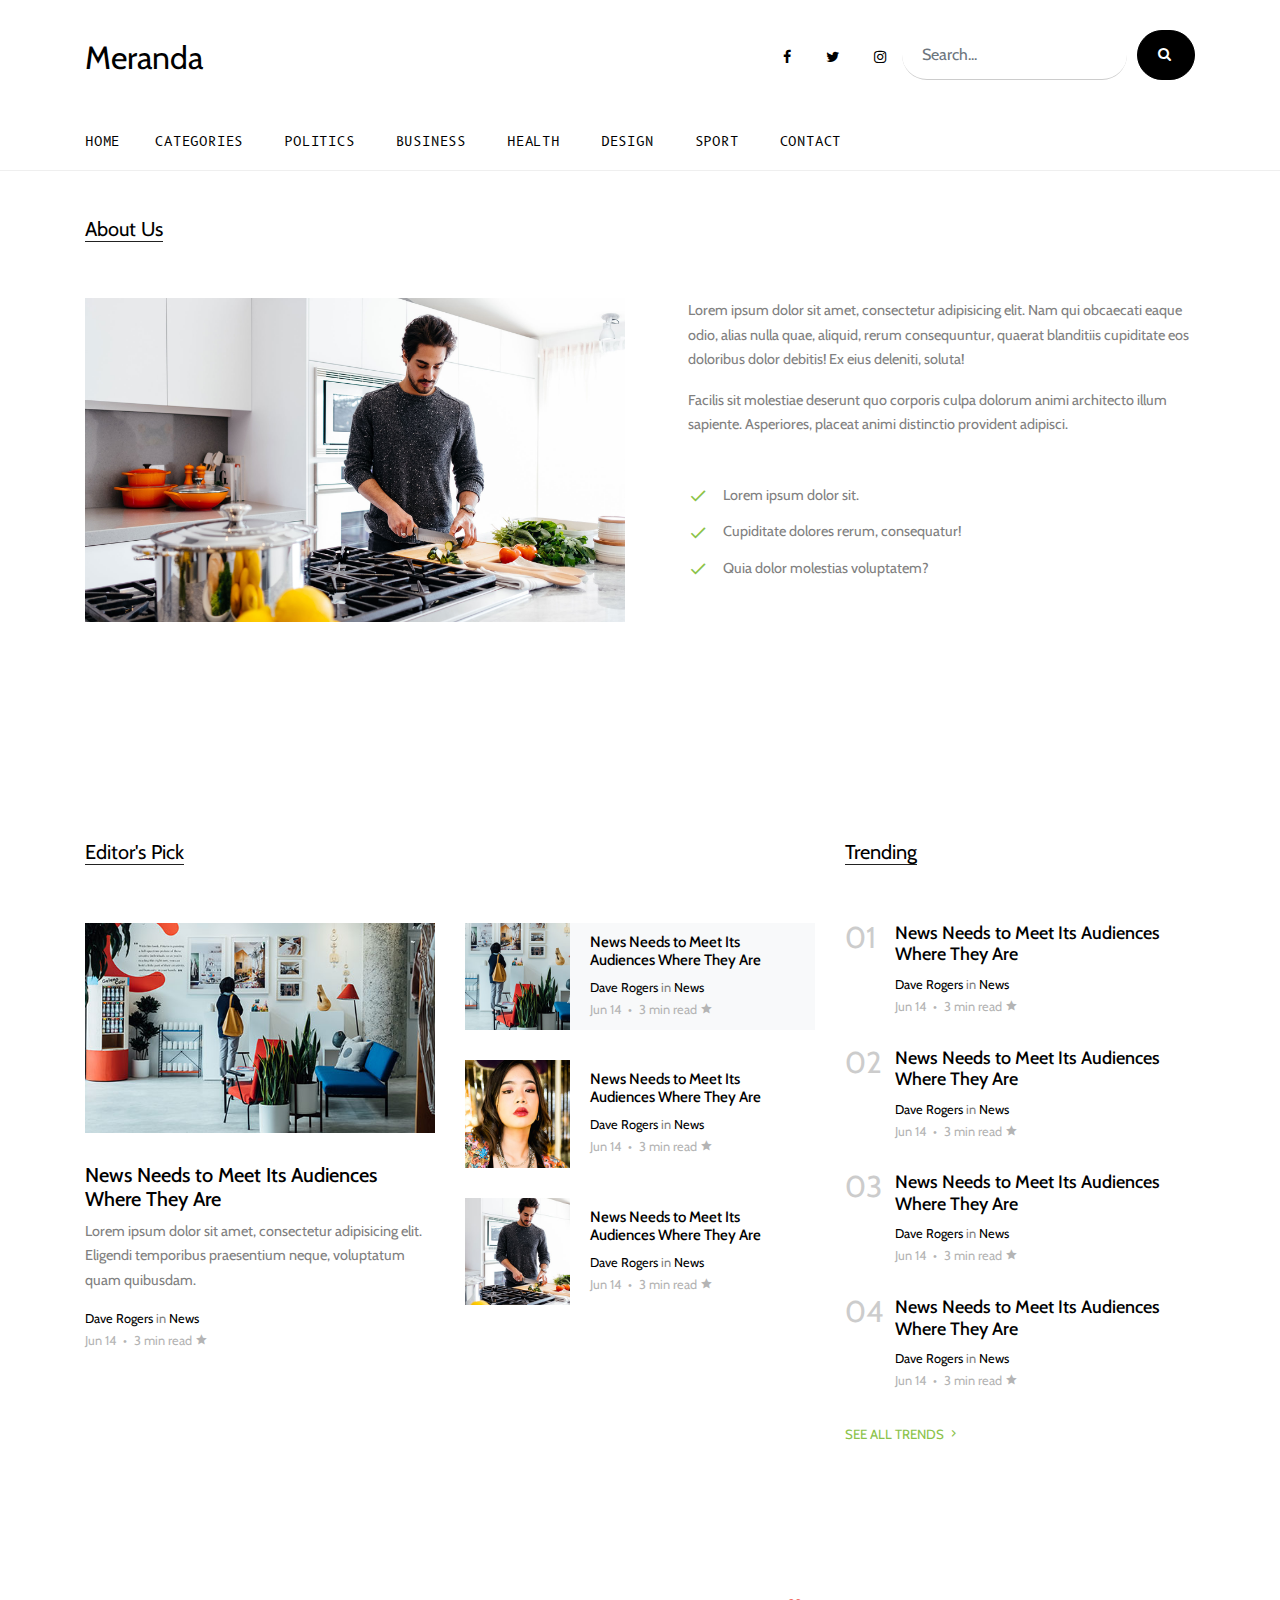
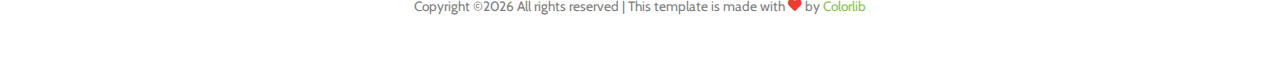
<file: about.html>
<!DOCTYPE html>
<html lang="en">

<head>
  <title>Meranda &mdash; Website Template by Colorlib</title>
  <meta charset="utf-8">
  <meta name="viewport" content="width=device-width, initial-scale=1, shrink-to-fit=no">


  <link href="https://fonts.googleapis.com/css?family=B612+Mono|Cabin:400,700&display=swap" rel="stylesheet">

  <link rel="stylesheet" href="fonts/icomoon/style.css">

  <link rel="stylesheet" href="css/bootstrap.min.css">
  <link rel="stylesheet" href="css/jquery-ui.css">
  <link rel="stylesheet" href="css/owl.carousel.min.css">
  <link rel="stylesheet" href="css/owl.theme.default.min.css">
  <link rel="stylesheet" href="css/owl.theme.default.min.css">

  <link rel="stylesheet" href="css/jquery.fancybox.min.css">

  <link rel="stylesheet" href="css/bootstrap-datepicker.css">

  <link rel="stylesheet" href="fonts/flaticon/font/flaticon.css">

  <link rel="stylesheet" href="css/aos.css">
  <link href="css/jquery.mb.YTPlayer.min.css" media="all" rel="stylesheet" type="text/css">

  <link rel="stylesheet" href="css/style.css">



</head>

<body data-spy="scroll" data-target=".site-navbar-target" data-offset="300">

  <div class="site-wrap">

    <div class="site-mobile-menu site-navbar-target">
      <div class="site-mobile-menu-header">
        <div class="site-mobile-menu-close mt-3">
          <span class="icon-close2 js-menu-toggle"></span>
        </div>
      </div>
      <div class="site-mobile-menu-body"></div>
    </div>


    
    <div class="header-top">
      <div class="container">
        <div class="row align-items-center">
          <div class="col-12 col-lg-6 d-flex">
            <a href="index.html" class="site-logo">
              Meranda
            </a>

            <a href="#" class="ml-auto d-inline-block d-lg-none site-menu-toggle js-menu-toggle text-black"><span
                class="icon-menu h3"></span></a>

          </div>
          <div class="col-12 col-lg-6 ml-auto d-flex">
            <div class="ml-md-auto top-social d-none d-lg-inline-block">
              <a href="#" class="d-inline-block p-3"><span class="icon-facebook"></span></a>
                <a href="#" class="d-inline-block p-3"><span class="icon-twitter"></span></a>
                <a href="#" class="d-inline-block p-3"><span class="icon-instagram"></span></a>
            </div>
            <form action="#" class="search-form d-inline-block">

              <div class="d-flex">
                <input type="email" class="form-control" placeholder="Search...">
                <button type="submit" class="btn btn-secondary" ><span class="icon-search"></span></button>
              </div>
            </form>

            
          </div>
          <div class="col-6 d-block d-lg-none text-right">
            
          </div>
        </div>
      </div>
      


      
      <div class="site-navbar py-2 js-sticky-header site-navbar-target d-none pl-0 d-lg-block" role="banner">

      <div class="container">
        <div class="d-flex align-items-center">
          
          <div class="mr-auto">
            <nav class="site-navigation position-relative text-right" role="navigation">
              <ul class="site-menu main-menu js-clone-nav mr-auto d-none pl-0 d-lg-block">
                <li class="active">
                  <a href="index.html" class="nav-link text-left">Home</a>
                </li>
                <li>
                  <a href="categories.html" class="nav-link text-left">Categories</a>
                </li>
                <li>
                  <a href="categories.html" class="nav-link text-left">Politics</a>
                </li>
                <li>
                  <a href="categories.html" class="nav-link text-left">Business</a>
                </li>
                <li>
                    <a href="categories.html" class="nav-link text-left">Health</a>
                </li>
                <li><a href="categories.html" class="nav-link text-left">Design</a></li>
                <li>
                  <a href="categories.html" class="nav-link text-left">Sport</a>
                </li>
                <li><a href="contact.html" class="nav-link text-left">Contact</a></li>

              </ul>                                                                                                                                                                                                                                                                                         
            </nav>

          </div>
         
        </div>
      </div>

    </div>
    
    </div>

    

    <div class="site-section">
      <div class="container">
        <div class="row">
          <div class="col-12 text-left">
            <div class="section-title mb-5">
              <h2>About Us</h2>
            </div>
          </div>
        </div>
        <div class="row">
          <div class="col-lg-6">
            <p>
              <img src="images/big_img_1.jpg" alt="Image" class="img-fluid">
            </p>
          </div>
          <div class="col-lg-6 pl-md-5">
            <p>Lorem ipsum dolor sit amet, consectetur adipisicing elit. Nam qui obcaecati eaque odio, alias nulla quae, aliquid, rerum consequuntur, quaerat blanditiis cupiditate eos doloribus dolor debitis! Ex eius deleniti, soluta!</p>
            <p>Facilis sit molestiae deserunt quo corporis culpa dolorum animi architecto illum sapiente. Asperiores, placeat animi distinctio provident adipisci.</p>
            <ul class="ul-check list-unstyled success mt-5">
              <li>Lorem ipsum dolor sit.</li>
              <li>Cupiditate dolores rerum, consequatur!</li>
              <li>Quia dolor molestias voluptatem?</li>
            </ul>
          </div>
        </div>
      </div>
    </div>


    <div class="site-section">
      <div class="container">
        <div class="row">
          <div class="col-lg-8">
            <div class="row">
              <div class="col-12">
                <div class="section-title">
                  <h2>Editor's Pick</h2>
                </div>
              </div>
            </div>
            <div class="row">
              <div class="col-md-6">
                <div class="post-entry-1">
                  <a href="post-single.html"><img src="images/img_h_1.jpg" alt="Image" class="img-fluid"></a>
                  <h2><a href="blog-single.html">News Needs to Meet Its Audiences Where They Are</a></h2>
                  <p>Lorem ipsum dolor sit amet, consectetur adipisicing elit. Eligendi temporibus praesentium neque, voluptatum quam quibusdam.</p>
                  <div class="post-meta">
                    <span class="d-block"><a href="#">Dave Rogers</a> in <a href="#">News</a></span>
                    <span class="date-read">Jun 14 <span class="mx-1">&bullet;</span> 3 min read <span class="icon-star2"></span></span>
                  </div>
                </div>
              </div>
              <div class="col-md-6">
                <div class="post-entry-2 d-flex bg-light">
                  <div class="thumbnail" style="background-image: url('images/img_v_1.jpg')"></div>
                  <div class="contents">
                    <h2><a href="blog-single.html">News Needs to Meet Its Audiences Where They Are</a></h2>
                    <div class="post-meta">
                      <span class="d-block"><a href="#">Dave Rogers</a> in <a href="#">News</a></span>
                      <span class="date-read">Jun 14 <span class="mx-1">&bullet;</span> 3 min read <span class="icon-star2"></span></span>
                    </div>
                  </div>
                </div>

                <div class="post-entry-2 d-flex">
                  <div class="thumbnail" style="background-image: url('images/img_v_2.jpg')"></div>
                  <div class="contents">
                    <h2><a href="blog-single.html">News Needs to Meet Its Audiences Where They Are</a></h2>
                    <div class="post-meta">
                      <span class="d-block"><a href="#">Dave Rogers</a> in <a href="#">News</a></span>
                      <span class="date-read">Jun 14 <span class="mx-1">&bullet;</span> 3 min read <span class="icon-star2"></span></span>
                    </div>
                  </div>
                </div>

                <div class="post-entry-2 d-flex">
                  <div class="thumbnail" style="background-image: url('images/img_v_3.jpg')"></div>
                  <div class="contents">
                    <h2><a href="blog-single.html">News Needs to Meet Its Audiences Where They Are</a></h2>
                    <div class="post-meta">
                      <span class="d-block"><a href="#">Dave Rogers</a> in <a href="#">News</a></span>
                      <span class="date-read">Jun 14 <span class="mx-1">&bullet;</span> 3 min read <span class="icon-star2"></span></span>
                    </div>
                  </div>
                </div>
              </div>
            </div>
          </div>
          <div class="col-lg-4">
            <div class="section-title">
              <h2>Trending</h2>
            </div>

            <div class="trend-entry d-flex">
              <div class="number align-self-start">01</div>
              <div class="trend-contents">
                <h2><a href="blog-single.html">News Needs to Meet Its Audiences Where They Are</a></h2>
                <div class="post-meta">
                  <span class="d-block"><a href="#">Dave Rogers</a> in <a href="#">News</a></span>
                  <span class="date-read">Jun 14 <span class="mx-1">&bullet;</span> 3 min read <span class="icon-star2"></span></span>
                </div>
              </div>
            </div>

            <div class="trend-entry d-flex">
              <div class="number align-self-start">02</div>
              <div class="trend-contents">
                <h2><a href="blog-single.html">News Needs to Meet Its Audiences Where They Are</a></h2>
                <div class="post-meta">
                  <span class="d-block"><a href="#">Dave Rogers</a> in <a href="#">News</a></span>
                  <span class="date-read">Jun 14 <span class="mx-1">&bullet;</span> 3 min read <span class="icon-star2"></span></span>
                </div>
              </div>
            </div>

            <div class="trend-entry d-flex">
              <div class="number align-self-start">03</div>
              <div class="trend-contents">
                <h2><a href="blog-single.html">News Needs to Meet Its Audiences Where They Are</a></h2>
                <div class="post-meta">
                  <span class="d-block"><a href="#">Dave Rogers</a> in <a href="#">News</a></span>
                  <span class="date-read">Jun 14 <span class="mx-1">&bullet;</span> 3 min read <span class="icon-star2"></span></span>
                </div>
              </div>
            </div>

            <div class="trend-entry d-flex">
              <div class="number align-self-start">04</div>
              <div class="trend-contents">
                <h2><a href="blog-single.html">News Needs to Meet Its Audiences Where They Are</a></h2>
                <div class="post-meta">
                  <span class="d-block"><a href="#">Dave Rogers</a> in <a href="#">News</a></span>
                  <span class="date-read">Jun 14 <span class="mx-1">&bullet;</span> 3 min read <span class="icon-star2"></span></span>
                </div>
              </div>
            </div>
            
            <p>
              <a href="#" class="more">See All Trends <span class="icon-keyboard_arrow_right"></span></a>
            </p>

          </div>
        </div>
      </div>
    </div>

    <!-- END section -->
    
    
    <div class="footer">
      <div class="container">
        

        <div class="row">
          <div class="col-12">
            <div class="copyright">
                <p>
                    <!-- Link back to Colorlib can't be removed. Template is licensed under CC BY 3.0. -->
                    Copyright &copy;<script>document.write(new Date().getFullYear());</script> All rights reserved | This template is made with <i class="icon-heart text-danger" aria-hidden="true"></i> by <a href="https://colorlib.com" target="_blank" >Colorlib</a>
                    <!-- Link back to Colorlib can't be removed. Template is licensed under CC BY 3.0. -->
                    </p>
            </div>
          </div>
        </div>
      </div>
    </div>
    

  </div>
  <!-- .site-wrap -->


  <!-- loader -->
  <div id="loader" class="show fullscreen"><svg class="circular" width="48px" height="48px"><circle class="path-bg" cx="24" cy="24" r="22" fill="none" stroke-width="4" stroke="#eeeeee"/><circle class="path" cx="24" cy="24" r="22" fill="none" stroke-width="4" stroke-miterlimit="10" stroke="#ff5e15"/></svg></div>

  <script src="js/jquery-3.3.1.min.js"></script>
  <script src="js/jquery-migrate-3.0.1.min.js"></script>
  <script src="js/jquery-ui.js"></script>
  <script src="js/popper.min.js"></script>
  <script src="js/bootstrap.min.js"></script>
  <script src="js/owl.carousel.min.js"></script>
  <script src="js/jquery.stellar.min.js"></script>
  <script src="js/jquery.countdown.min.js"></script>
  <script src="js/bootstrap-datepicker.min.js"></script>
  <script src="js/jquery.easing.1.3.js"></script>
  <script src="js/aos.js"></script>
  <script src="js/jquery.fancybox.min.js"></script>
  <script src="js/jquery.sticky.js"></script>
  <script src="js/jquery.mb.YTPlayer.min.js"></script>




  <script src="js/main.js"></script>

</body>

</html>
</file>
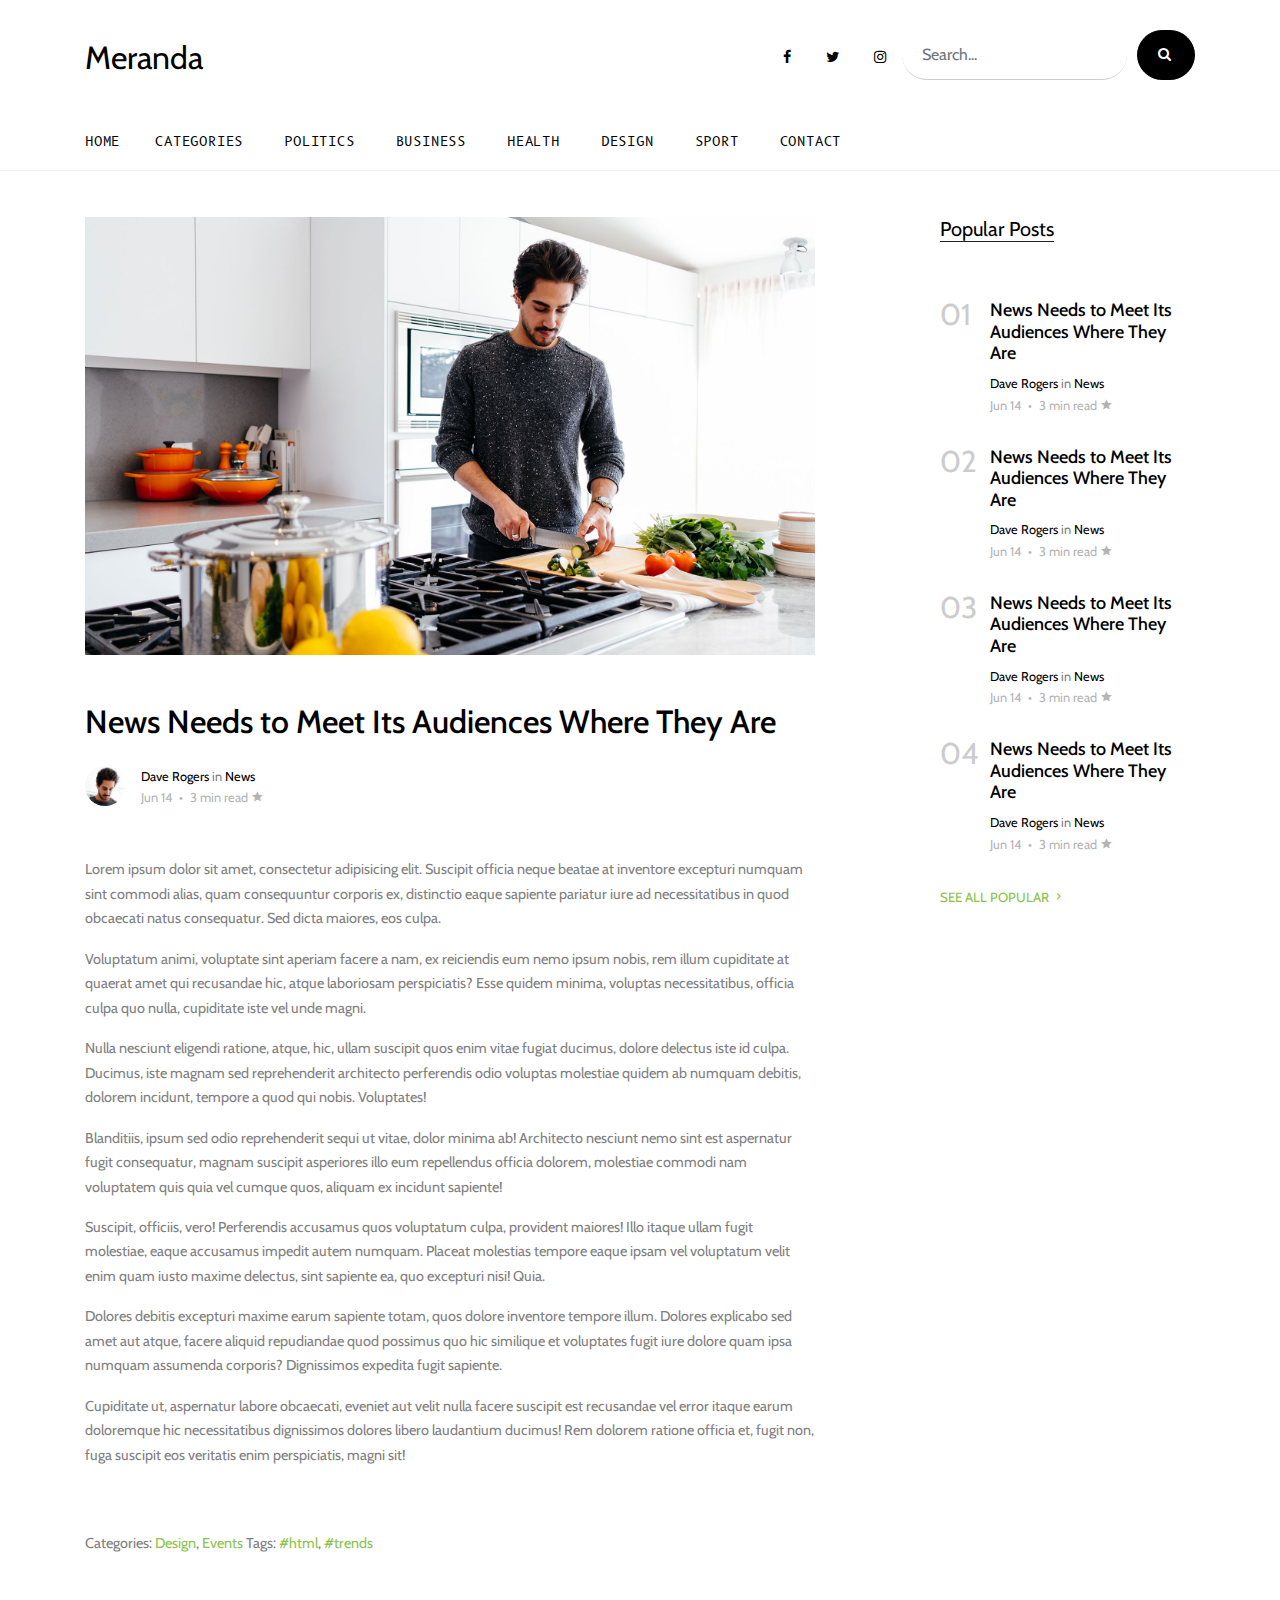
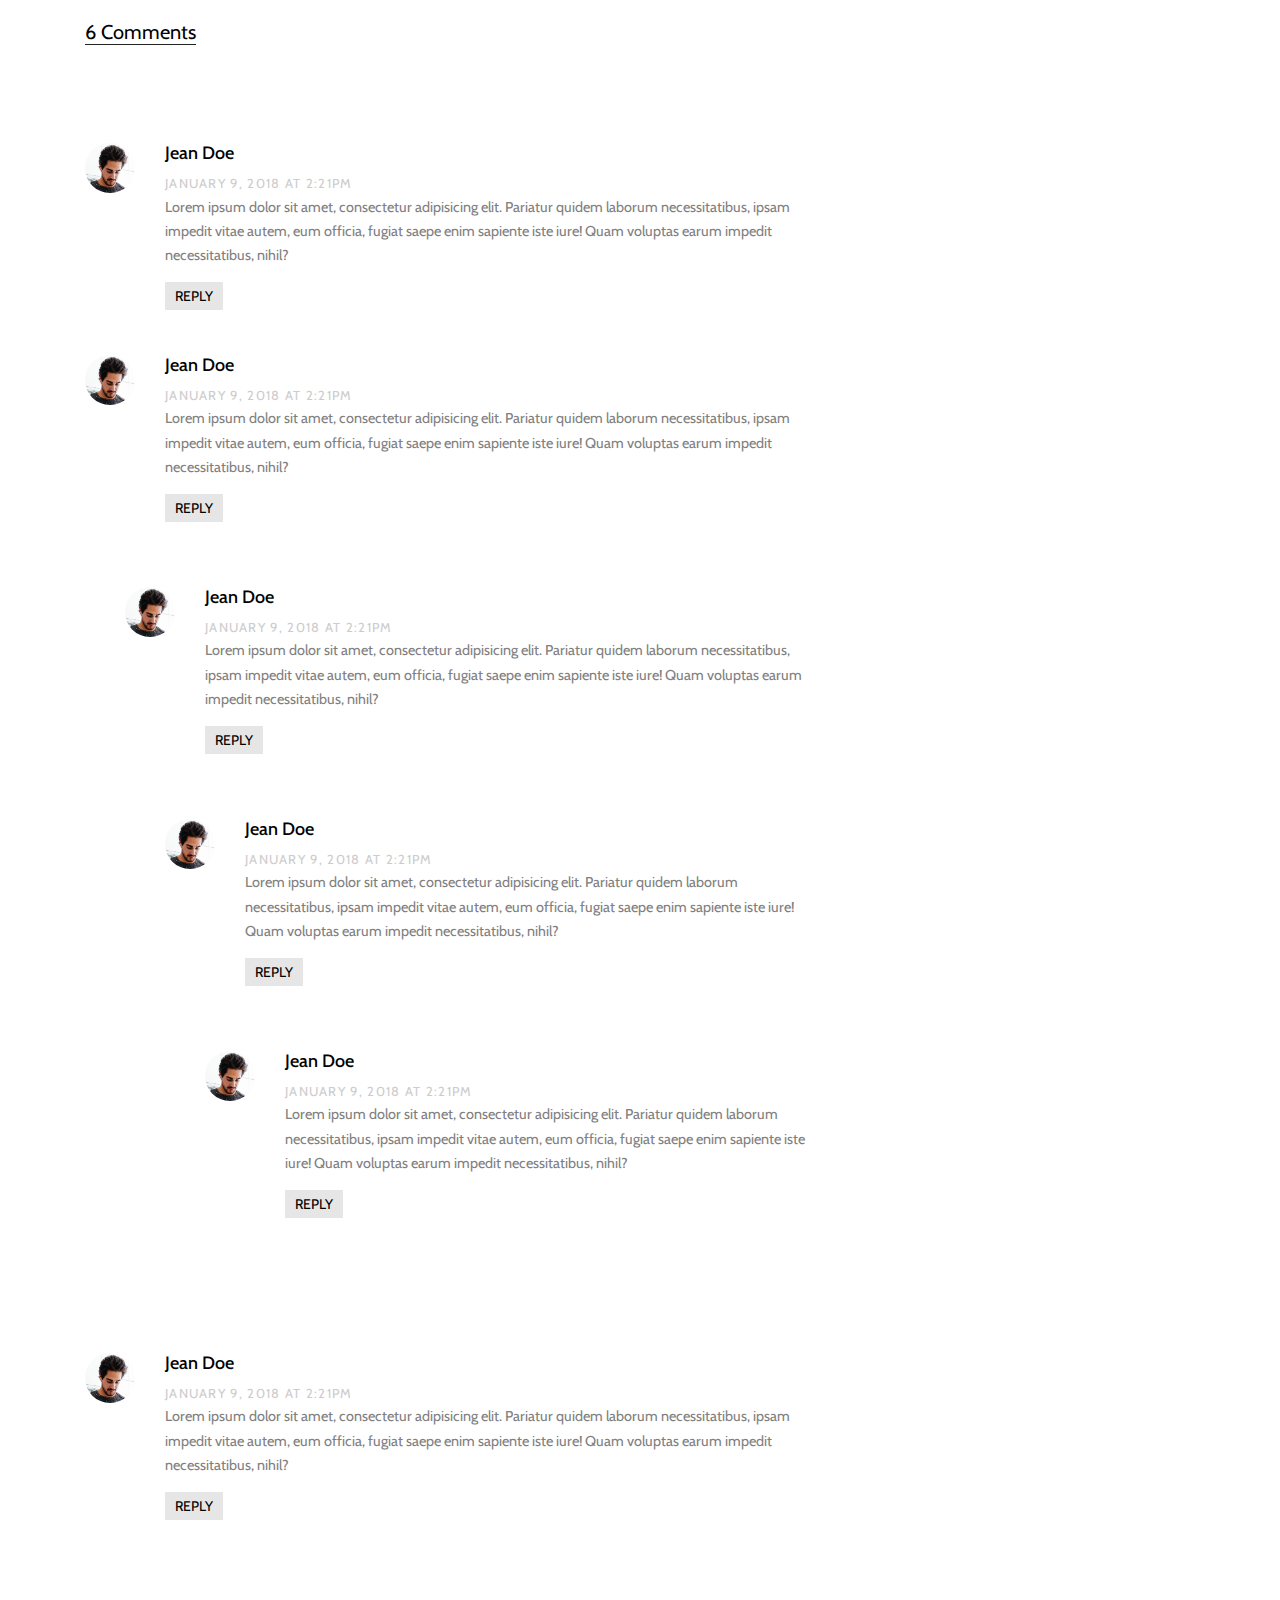
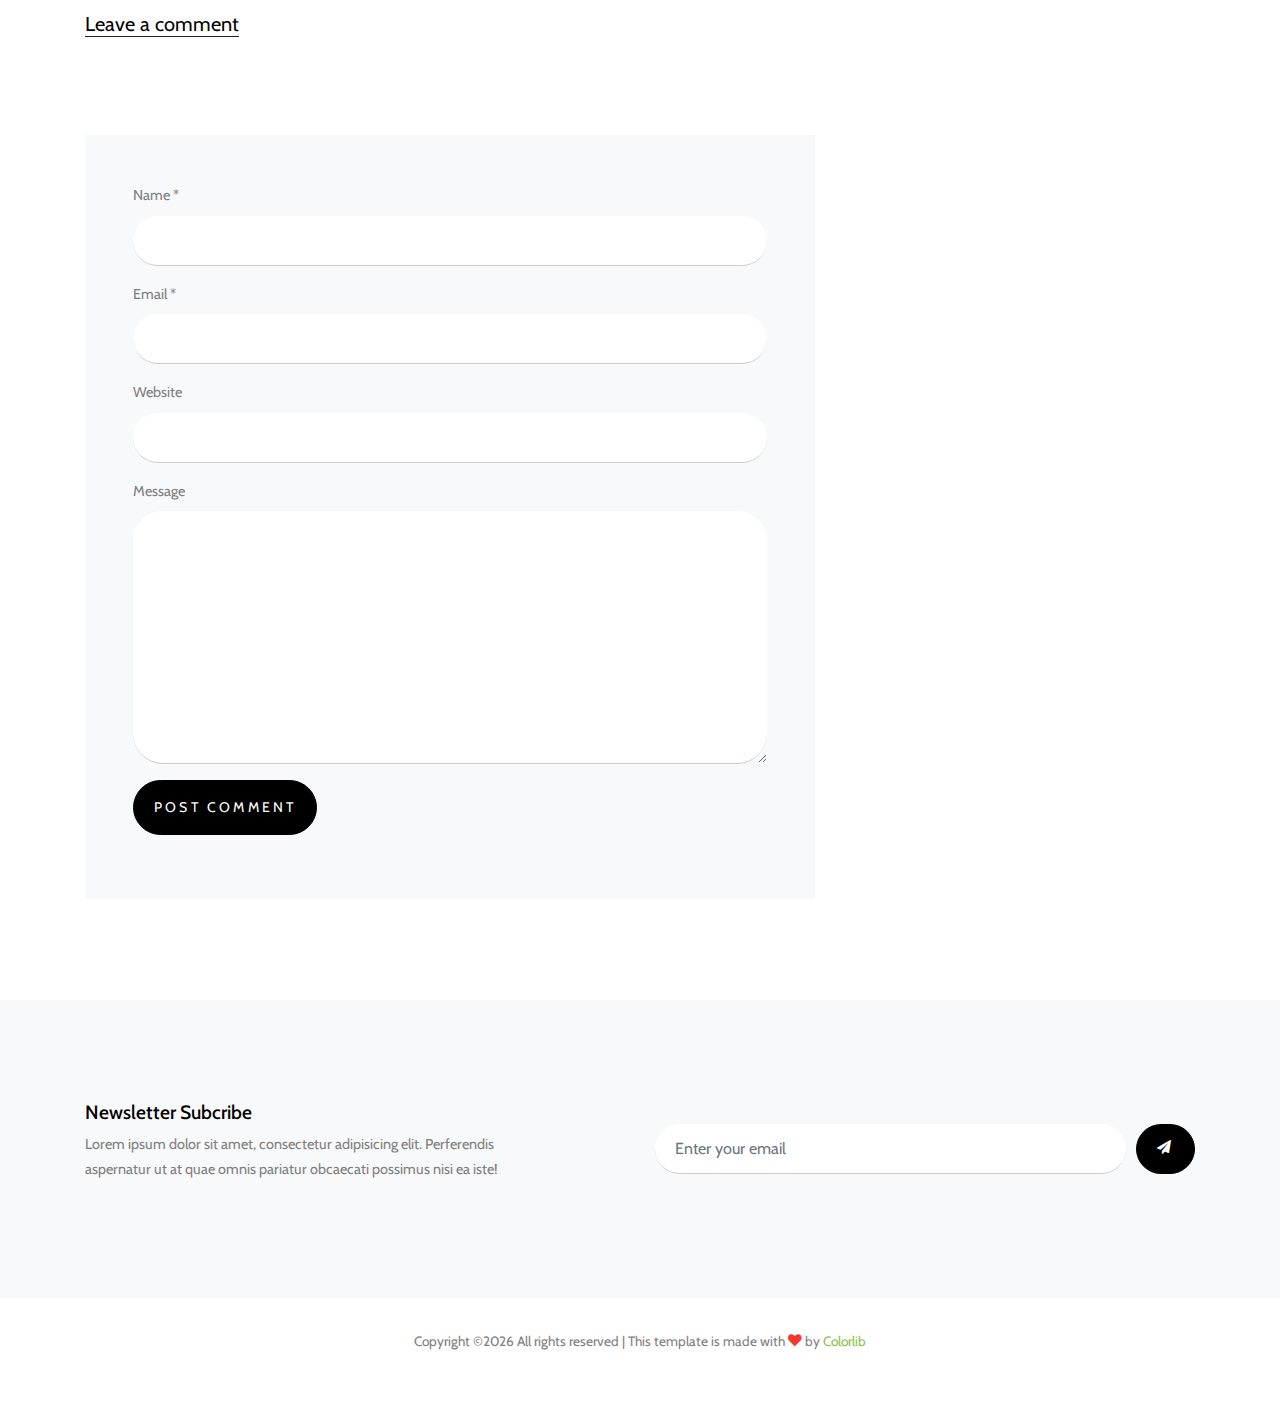
<file: blog-single.html>
<!DOCTYPE html>
<html lang="en">

<head>
  <title>Meranda &mdash; Website Template by Colorlib</title>
  <meta charset="utf-8">
  <meta name="viewport" content="width=device-width, initial-scale=1, shrink-to-fit=no">


  <link href="https://fonts.googleapis.com/css?family=B612+Mono|Cabin:400,700&display=swap" rel="stylesheet">

  <link rel="stylesheet" href="fonts/icomoon/style.css">

  <link rel="stylesheet" href="css/bootstrap.min.css">
  <link rel="stylesheet" href="css/jquery-ui.css">
  <link rel="stylesheet" href="css/owl.carousel.min.css">
  <link rel="stylesheet" href="css/owl.theme.default.min.css">
  <link rel="stylesheet" href="css/owl.theme.default.min.css">

  <link rel="stylesheet" href="css/jquery.fancybox.min.css">

  <link rel="stylesheet" href="css/bootstrap-datepicker.css">

  <link rel="stylesheet" href="fonts/flaticon/font/flaticon.css">

  <link rel="stylesheet" href="css/aos.css">
  <link href="css/jquery.mb.YTPlayer.min.css" media="all" rel="stylesheet" type="text/css">

  <link rel="stylesheet" href="css/style.css">



</head>

<body data-spy="scroll" data-target=".site-navbar-target" data-offset="300">

  <div class="site-wrap">

    <div class="site-mobile-menu site-navbar-target">
      <div class="site-mobile-menu-header">
        <div class="site-mobile-menu-close mt-3">
          <span class="icon-close2 js-menu-toggle"></span>
        </div>
      </div>
      <div class="site-mobile-menu-body"></div>
    </div>


    
    <div class="header-top">
      <div class="container">
        <div class="row align-items-center">
          <div class="col-12 col-lg-6 d-flex">
            <a href="index.html" class="site-logo">
              Meranda
            </a>

            <a href="#" class="ml-auto d-inline-block d-lg-none site-menu-toggle js-menu-toggle text-black"><span
                class="icon-menu h3"></span></a>

          </div>
          <div class="col-12 col-lg-6 ml-auto d-flex">
            <div class="ml-md-auto top-social d-none d-lg-inline-block">
              <a href="#" class="d-inline-block p-3"><span class="icon-facebook"></span></a>
                <a href="#" class="d-inline-block p-3"><span class="icon-twitter"></span></a>
                <a href="#" class="d-inline-block p-3"><span class="icon-instagram"></span></a>
            </div>
            <form action="#" class="search-form d-inline-block">

              <div class="d-flex">
                <input type="email" class="form-control" placeholder="Search...">
                <button type="submit" class="btn btn-secondary" ><span class="icon-search"></span></button>
              </div>
            </form>

            
          </div>
          <div class="col-6 d-block d-lg-none text-right">
            
          </div>
        </div>
      </div>
      


      
      <div class="site-navbar py-2 js-sticky-header site-navbar-target d-none pl-0 d-lg-block" role="banner">

      <div class="container">
        <div class="d-flex align-items-center">
          
          <div class="mr-auto">
            <nav class="site-navigation position-relative text-right" role="navigation">
              <ul class="site-menu main-menu js-clone-nav mr-auto d-none pl-0 d-lg-block">
                <li class="active">
                  <a href="index.html" class="nav-link text-left">Home</a>
                </li>
                <li>
                  <a href="categories.html" class="nav-link text-left">Categories</a>
                </li>
                <li>
                  <a href="categories.html" class="nav-link text-left">Politics</a>
                </li>
                <li>
                  <a href="categories.html" class="nav-link text-left">Business</a>
                </li>
                <li>
                    <a href="categories.html" class="nav-link text-left">Health</a>
                </li>
                <li><a href="categories.html" class="nav-link text-left">Design</a></li>
                <li>
                    <a href="categories.html" class="nav-link text-left">Sport</a>
                </li>
                <li>
                    <a href="contact.html" class="nav-link text-left">Contact</a>
                </li>
              </ul>                                                                                                                                                                                                                                                                                         
            </nav>

          </div>
         
        </div>
      </div>

    </div>
    
    </div>

    

    <div class="site-section">
      <div class="container">
        <div class="row">
          <div class="col-lg-8 single-content">
            
            <p class="mb-5">
              <img src="images/big_img_1.jpg" alt="Image" class="img-fluid">
            </p>  
            <h1 class="mb-4">
              News Needs to Meet Its Audiences Where They Are
            </h1>
            <div class="post-meta d-flex mb-5">
              <div class="bio-pic mr-3">
                <img src="images/person_1.jpg" alt="Image" class="img-fluidid">
              </div>
              <div class="vcard">
                <span class="d-block"><a href="#">Dave Rogers</a> in <a href="#">News</a></span>
                <span class="date-read">Jun 14 <span class="mx-1">&bullet;</span> 3 min read <span class="icon-star2"></span></span>
              </div>
            </div>

            <p>Lorem ipsum dolor sit amet, consectetur adipisicing elit. Suscipit officia neque beatae at inventore excepturi numquam sint commodi alias, quam consequuntur corporis ex, distinctio eaque sapiente pariatur iure ad necessitatibus in quod obcaecati natus consequatur. Sed dicta maiores, eos culpa.</p>
            <p>Voluptatum animi, voluptate sint aperiam facere a nam, ex reiciendis eum nemo ipsum nobis, rem illum cupiditate at quaerat amet qui recusandae hic, atque laboriosam perspiciatis? Esse quidem minima, voluptas necessitatibus, officia culpa quo nulla, cupiditate iste vel unde magni.</p>
            <p>Nulla nesciunt eligendi ratione, atque, hic, ullam suscipit quos enim vitae fugiat ducimus, dolore delectus iste id culpa. Ducimus, iste magnam sed reprehenderit architecto perferendis odio voluptas molestiae quidem ab numquam debitis, dolorem incidunt, tempore a quod qui nobis. Voluptates!</p>
            <p>Blanditiis, ipsum sed odio reprehenderit sequi ut vitae, dolor minima ab! Architecto nesciunt nemo sint est aspernatur fugit consequatur, magnam suscipit asperiores illo eum repellendus officia dolorem, molestiae commodi nam voluptatem quis quia vel cumque quos, aliquam ex incidunt sapiente!</p>
            <p>Suscipit, officiis, vero! Perferendis accusamus quos voluptatum culpa, provident maiores! Illo itaque ullam fugit molestiae, eaque accusamus impedit autem numquam. Placeat molestias tempore eaque ipsam vel voluptatum velit enim quam iusto maxime delectus, sint sapiente ea, quo excepturi nisi! Quia.</p>
            <p>Dolores debitis excepturi maxime earum sapiente totam, quos dolore inventore tempore illum. Dolores explicabo sed amet aut atque, facere aliquid repudiandae quod possimus quo hic similique et voluptates fugit iure dolore quam ipsa numquam assumenda corporis? Dignissimos expedita fugit sapiente.</p>
            <p>Cupiditate ut, aspernatur labore obcaecati, eveniet aut velit nulla facere suscipit est recusandae vel error itaque earum doloremque hic necessitatibus dignissimos dolores libero laudantium ducimus! Rem dolorem ratione officia et, fugit non, fuga suscipit eos veritatis enim perspiciatis, magni sit!</p>



            <div class="pt-5">
                    <p>Categories:  <a href="#">Design</a>, <a href="#">Events</a>  Tags: <a href="#">#html</a>, <a href="#">#trends</a></p>
                  </div>
      
      
                  <div class="pt-5">
                    <div class="section-title">
                      <h2 class="mb-5">6 Comments</h2>
                    </div>
                    <ul class="comment-list">
                      <li class="comment">
                        <div class="vcard bio">
                          <img src="images/person_1.jpg" alt="Image placeholder">
                        </div>
                        <div class="comment-body">
                          <h3>Jean Doe</h3>
                          <div class="meta">January 9, 2018 at 2:21pm</div>
                          <p>Lorem ipsum dolor sit amet, consectetur adipisicing elit. Pariatur quidem laborum necessitatibus, ipsam impedit vitae autem, eum officia, fugiat saepe enim sapiente iste iure! Quam voluptas earum impedit necessitatibus, nihil?</p>
                          <p><a href="#" class="reply">Reply</a></p>
                        </div>
                      </li>
      
                      <li class="comment">
                        <div class="vcard bio">
                          <img src="images/person_1.jpg" alt="Image placeholder">
                        </div>
                        <div class="comment-body">
                          <h3>Jean Doe</h3>
                          <div class="meta">January 9, 2018 at 2:21pm</div>
                          <p>Lorem ipsum dolor sit amet, consectetur adipisicing elit. Pariatur quidem laborum necessitatibus, ipsam impedit vitae autem, eum officia, fugiat saepe enim sapiente iste iure! Quam voluptas earum impedit necessitatibus, nihil?</p>
                          <p><a href="#" class="reply">Reply</a></p>
                        </div>
      
                        <ul class="children">
                          <li class="comment">
                            <div class="vcard bio">
                              <img src="images/person_1.jpg" alt="Image placeholder">
                            </div>
                            <div class="comment-body">
                              <h3>Jean Doe</h3>
                              <div class="meta">January 9, 2018 at 2:21pm</div>
                              <p>Lorem ipsum dolor sit amet, consectetur adipisicing elit. Pariatur quidem laborum necessitatibus, ipsam impedit vitae autem, eum officia, fugiat saepe enim sapiente iste iure! Quam voluptas earum impedit necessitatibus, nihil?</p>
                              <p><a href="#" class="reply">Reply</a></p>
                            </div>
      
      
                            <ul class="children">
                              <li class="comment">
                                <div class="vcard bio">
                                  <img src="images/person_1.jpg" alt="Image placeholder">
                                </div>
                                <div class="comment-body">
                                  <h3>Jean Doe</h3>
                                  <div class="meta">January 9, 2018 at 2:21pm</div>
                                  <p>Lorem ipsum dolor sit amet, consectetur adipisicing elit. Pariatur quidem laborum necessitatibus, ipsam impedit vitae autem, eum officia, fugiat saepe enim sapiente iste iure! Quam voluptas earum impedit necessitatibus, nihil?</p>
                                  <p><a href="#" class="reply">Reply</a></p>
                                </div>
      
                                  <ul class="children">
                                    <li class="comment">
                                      <div class="vcard bio">
                                        <img src="images/person_1.jpg" alt="Image placeholder">
                                      </div>
                                      <div class="comment-body">
                                        <h3>Jean Doe</h3>
                                        <div class="meta">January 9, 2018 at 2:21pm</div>
                                        <p>Lorem ipsum dolor sit amet, consectetur adipisicing elit. Pariatur quidem laborum necessitatibus, ipsam impedit vitae autem, eum officia, fugiat saepe enim sapiente iste iure! Quam voluptas earum impedit necessitatibus, nihil?</p>
                                        <p><a href="#" class="reply">Reply</a></p>
                                      </div>
                                    </li>
                                  </ul>
                              </li>
                            </ul>
                          </li>
                        </ul>
                      </li>
      
                      <li class="comment">
                        <div class="vcard bio">
                          <img src="images/person_1.jpg" alt="Image placeholder">
                        </div>
                        <div class="comment-body">
                          <h3>Jean Doe</h3>
                          <div class="meta">January 9, 2018 at 2:21pm</div>
                          <p>Lorem ipsum dolor sit amet, consectetur adipisicing elit. Pariatur quidem laborum necessitatibus, ipsam impedit vitae autem, eum officia, fugiat saepe enim sapiente iste iure! Quam voluptas earum impedit necessitatibus, nihil?</p>
                          <p><a href="#" class="reply">Reply</a></p>
                        </div>
                      </li>
                    </ul>
                    <!-- END comment-list -->
                    
                    <div class="comment-form-wrap pt-5">
                      <div class="section-title">
                        <h2 class="mb-5">Leave a comment</h2>
                      </div>
                      <form action="#" class="p-5 bg-light">
                        <div class="form-group">
                          <label for="name">Name *</label>
                          <input type="text" class="form-control" id="name">
                        </div>
                        <div class="form-group">
                          <label for="email">Email *</label>
                          <input type="email" class="form-control" id="email">
                        </div>
                        <div class="form-group">
                          <label for="website">Website</label>
                          <input type="url" class="form-control" id="website">
                        </div>
      
                        <div class="form-group">
                          <label for="message">Message</label>
                          <textarea name="" id="message" cols="30" rows="10" class="form-control"></textarea>
                        </div>
                        <div class="form-group">
                          <input type="submit" value="Post Comment" class="btn btn-primary py-3">
                        </div>
      
                      </form>
                    </div>
                  </div>
          </div>


          <div class="col-lg-3 ml-auto">
            <div class="section-title">
              <h2>Popular Posts</h2>
            </div>

            <div class="trend-entry d-flex">
              <div class="number align-self-start">01</div>
              <div class="trend-contents">
                <h2><a href="blog-single.html">News Needs to Meet Its Audiences Where They Are</a></h2>
                <div class="post-meta">
                  <span class="d-block"><a href="#">Dave Rogers</a> in <a href="#">News</a></span>
                  <span class="date-read">Jun 14 <span class="mx-1">&bullet;</span> 3 min read <span class="icon-star2"></span></span>
                </div>
              </div>
            </div>

            <div class="trend-entry d-flex">
              <div class="number align-self-start">02</div>
              <div class="trend-contents">
                <h2><a href="blog-single.html">News Needs to Meet Its Audiences Where They Are</a></h2>
                <div class="post-meta">
                  <span class="d-block"><a href="#">Dave Rogers</a> in <a href="#">News</a></span>
                  <span class="date-read">Jun 14 <span class="mx-1">&bullet;</span> 3 min read <span class="icon-star2"></span></span>
                </div>
              </div>
            </div>

            <div class="trend-entry d-flex">
              <div class="number align-self-start">03</div>
              <div class="trend-contents">
                <h2><a href="blog-single.html">News Needs to Meet Its Audiences Where They Are</a></h2>
                <div class="post-meta">
                  <span class="d-block"><a href="#">Dave Rogers</a> in <a href="#">News</a></span>
                  <span class="date-read">Jun 14 <span class="mx-1">&bullet;</span> 3 min read <span class="icon-star2"></span></span>
                </div>
              </div>
            </div>

            <div class="trend-entry d-flex pl-0">
              <div class="number align-self-start">04</div>
              <div class="trend-contents">
                <h2><a href="blog-single.html">News Needs to Meet Its Audiences Where They Are</a></h2>
                <div class="post-meta">
                  <span class="d-block"><a href="#">Dave Rogers</a> in <a href="#">News</a></span>
                  <span class="date-read">Jun 14 <span class="mx-1">&bullet;</span> 3 min read <span class="icon-star2"></span></span>
                </div>
              </div>
            </div>
            
            <p>
              <a href="#" class="more">See All Popular <span class="icon-keyboard_arrow_right"></span></a>
            </p>
          </div>


        </div>
        
      </div>
    </div>

    <div class="site-section subscribe bg-light">
      <div class="container">
        <form action="#" class="row align-items-center">
          <div class="col-md-5 mr-auto">
            <h2>Newsletter Subcribe</h2>
            <p>Lorem ipsum dolor sit amet, consectetur adipisicing elit. Perferendis aspernatur ut at quae omnis pariatur obcaecati possimus nisi ea iste!</p>
          </div>
          <div class="col-md-6 ml-auto">
            <div class="d-flex">
              <input type="email" class="form-control" placeholder="Enter your email">
              <button type="submit" class="btn btn-secondary" ><span class="icon-paper-plane"></span></button>
            </div>
          </div>
        </form>
      </div>
    </div>


    
    <div class="footer">
      <div class="container">
        

        <div class="row">
          <div class="col-12">
            <div class="copyright">
                <p>
                    <!-- Link back to Colorlib can't be removed. Template is licensed under CC BY 3.0. -->
                    Copyright &copy;<script>document.write(new Date().getFullYear());</script> All rights reserved | This template is made with <i class="icon-heart text-danger" aria-hidden="true"></i> by <a href="https://colorlib.com" target="_blank" >Colorlib</a>
                    <!-- Link back to Colorlib can't be removed. Template is licensed under CC BY 3.0. -->
                    </p>
            </div>
          </div>
        </div>
      </div>
    </div>
    

  </div>
  <!-- .site-wrap -->


  <!-- loader -->
  <div id="loader" class="show fullscreen"><svg class="circular" width="48px" height="48px"><circle class="path-bg" cx="24" cy="24" r="22" fill="none" stroke-width="4" stroke="#eeeeee"/><circle class="path" cx="24" cy="24" r="22" fill="none" stroke-width="4" stroke-miterlimit="10" stroke="#ff5e15"/></svg></div>

  <script src="js/jquery-3.3.1.min.js"></script>
  <script src="js/jquery-migrate-3.0.1.min.js"></script>
  <script src="js/jquery-ui.js"></script>
  <script src="js/popper.min.js"></script>
  <script src="js/bootstrap.min.js"></script>
  <script src="js/owl.carousel.min.js"></script>
  <script src="js/jquery.stellar.min.js"></script>
  <script src="js/jquery.countdown.min.js"></script>
  <script src="js/bootstrap-datepicker.min.js"></script>
  <script src="js/jquery.easing.1.3.js"></script>
  <script src="js/aos.js"></script>
  <script src="js/jquery.fancybox.min.js"></script>
  <script src="js/jquery.sticky.js"></script>
  <script src="js/jquery.mb.YTPlayer.min.js"></script>




  <script src="js/main.js"></script>

</body>

</html>
</file>
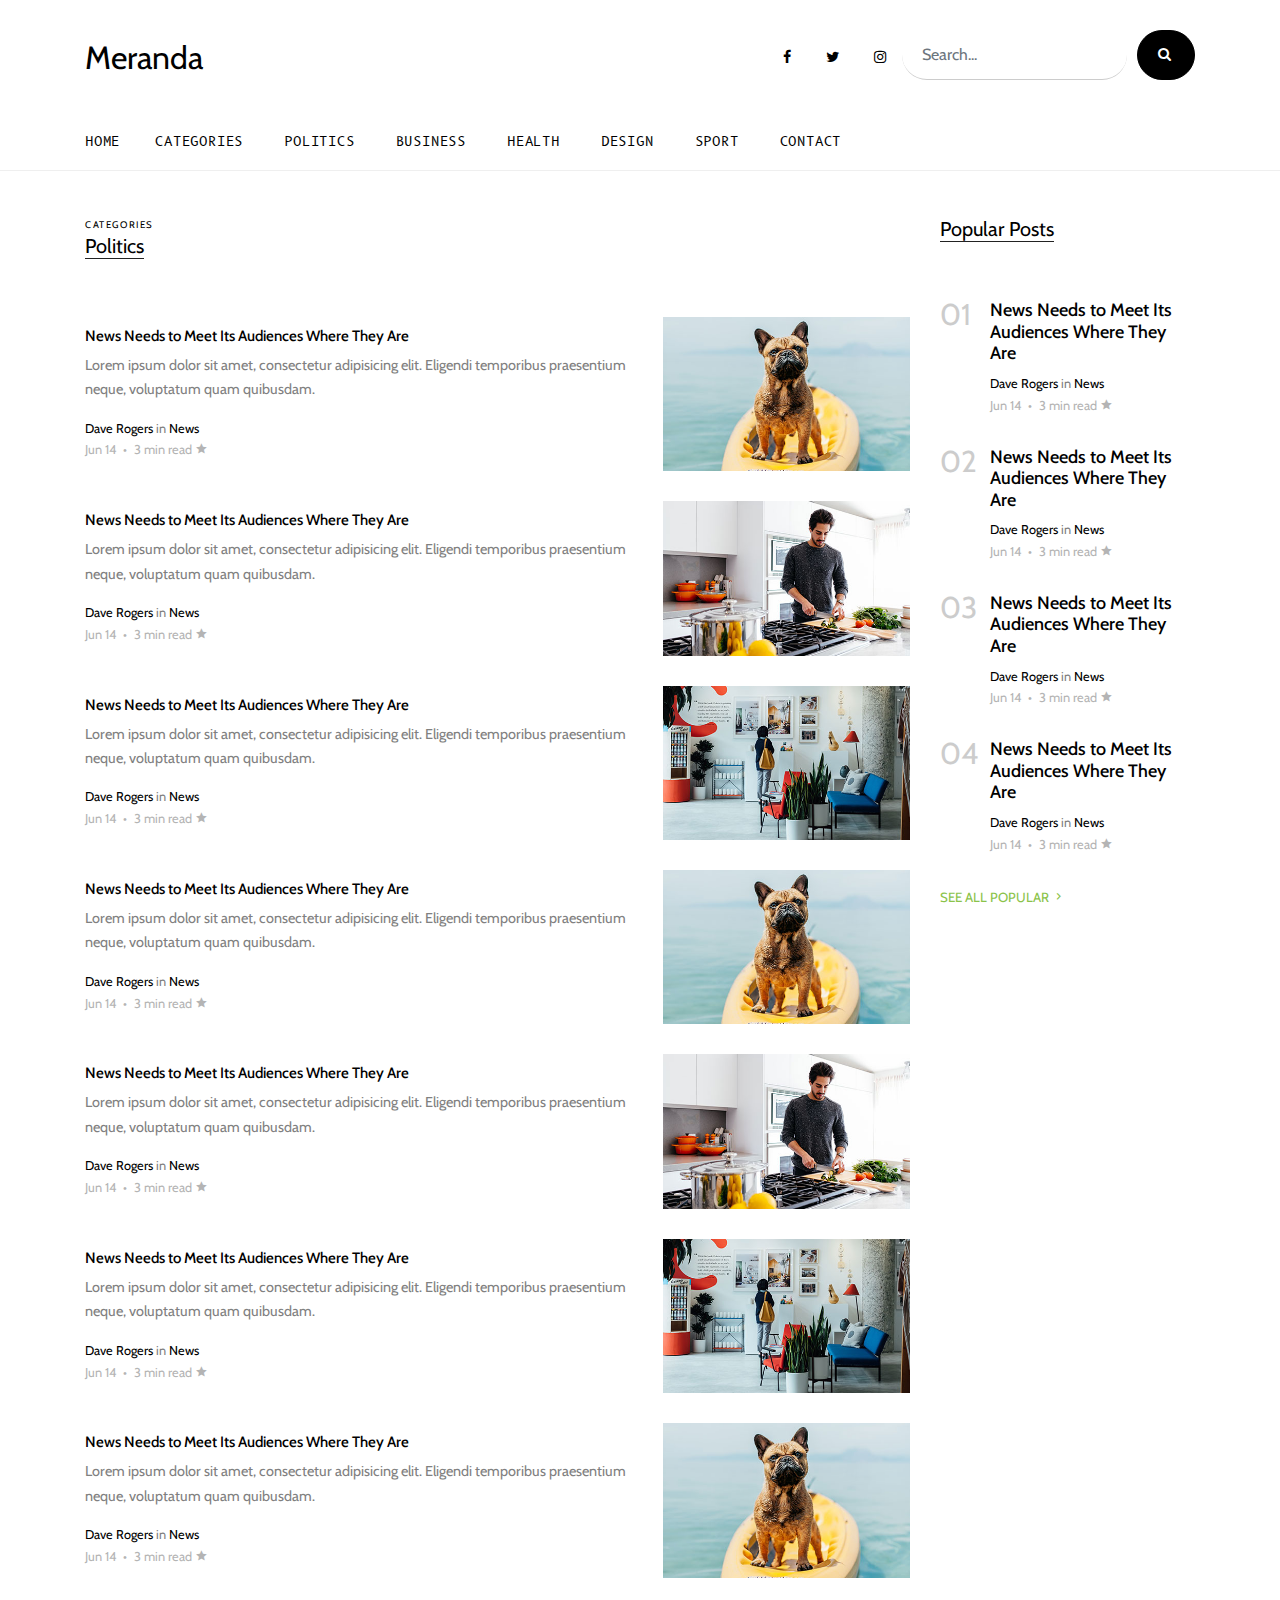
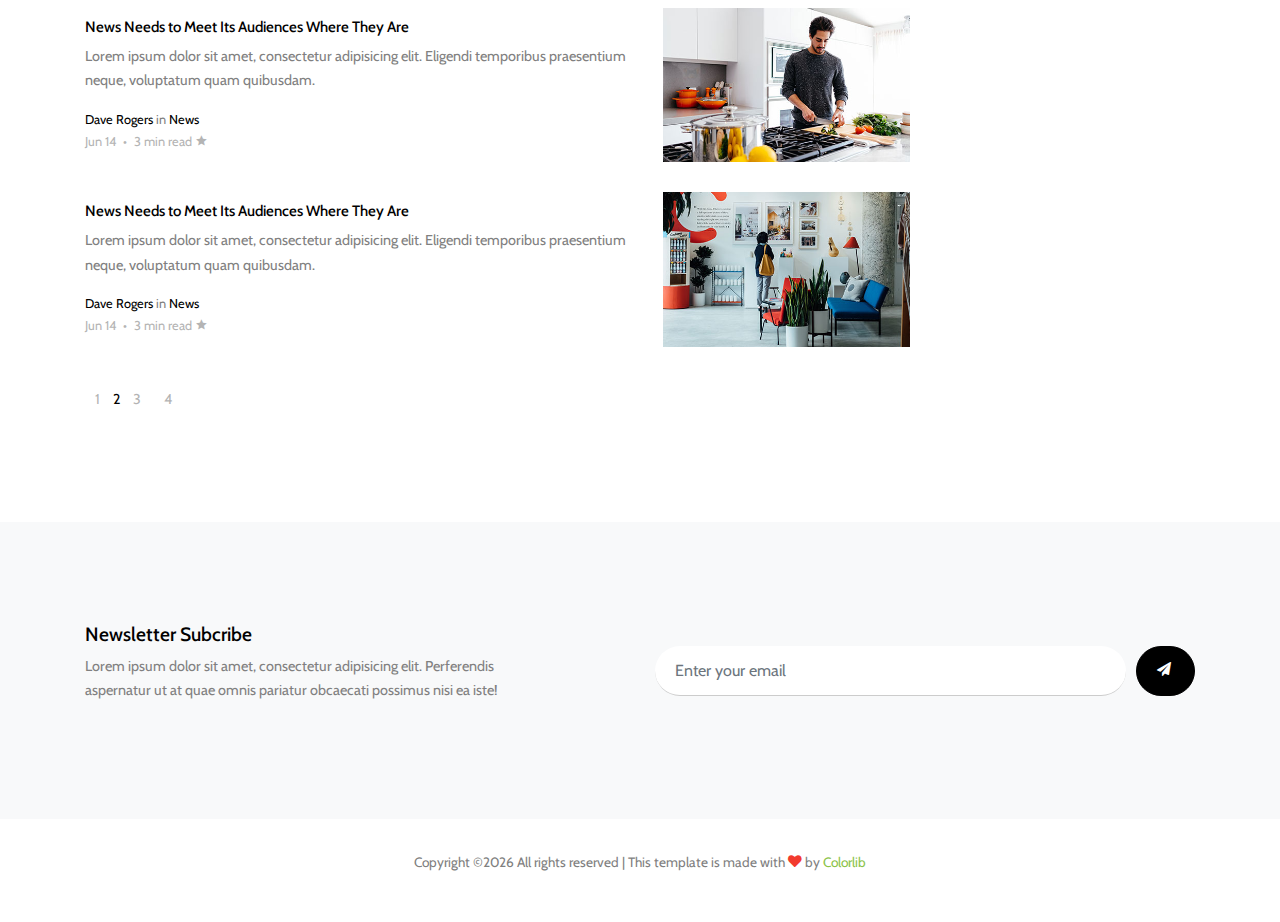
<file: categories.html>
<!DOCTYPE html>
<html lang="en">

<head>
  <title>Meranda &mdash; Website Template by Colorlib</title>
  <meta charset="utf-8">
  <meta name="viewport" content="width=device-width, initial-scale=1, shrink-to-fit=no">


  <link href="https://fonts.googleapis.com/css?family=B612+Mono|Cabin:400,700&display=swap" rel="stylesheet">

  <link rel="stylesheet" href="fonts/icomoon/style.css">

  <link rel="stylesheet" href="css/bootstrap.min.css">
  <link rel="stylesheet" href="css/jquery-ui.css">
  <link rel="stylesheet" href="css/owl.carousel.min.css">
  <link rel="stylesheet" href="css/owl.theme.default.min.css">
  <link rel="stylesheet" href="css/owl.theme.default.min.css">

  <link rel="stylesheet" href="css/jquery.fancybox.min.css">

  <link rel="stylesheet" href="css/bootstrap-datepicker.css">

  <link rel="stylesheet" href="fonts/flaticon/font/flaticon.css">

  <link rel="stylesheet" href="css/aos.css">
  <link href="css/jquery.mb.YTPlayer.min.css" media="all" rel="stylesheet" type="text/css">

  <link rel="stylesheet" href="css/style.css">



</head>

<body data-spy="scroll" data-target=".site-navbar-target" data-offset="300">

  <div class="site-wrap">

    <div class="site-mobile-menu site-navbar-target">
      <div class="site-mobile-menu-header">
        <div class="site-mobile-menu-close mt-3">
          <span class="icon-close2 js-menu-toggle"></span>
        </div>
      </div>
      <div class="site-mobile-menu-body"></div>
    </div>


    
    <div class="header-top">
      <div class="container">
        <div class="row align-items-center">
          <div class="col-12 col-lg-6 d-flex">
            <a href="index.html" class="site-logo">
              Meranda
            </a>

            <a href="#" class="ml-auto d-inline-block d-lg-none site-menu-toggle js-menu-toggle text-black"><span
                class="icon-menu h3"></span></a>

          </div>
          <div class="col-12 col-lg-6 ml-auto d-flex">
            <div class="ml-md-auto top-social d-none d-lg-inline-block">
              <a href="#" class="d-inline-block p-3"><span class="icon-facebook"></span></a>
                <a href="#" class="d-inline-block p-3"><span class="icon-twitter"></span></a>
                <a href="#" class="d-inline-block p-3"><span class="icon-instagram"></span></a>
            </div>
            <form action="#" class="search-form d-inline-block">

              <div class="d-flex">
                <input type="email" class="form-control" placeholder="Search...">
                <button type="submit" class="btn btn-secondary" ><span class="icon-search"></span></button>
              </div>
            </form>

            
          </div>
          <div class="col-6 d-block d-lg-none text-right">
            
          </div>
        </div>
      </div>
      


      
      <div class="site-navbar py-2 js-sticky-header site-navbar-target d-none pl-0 d-lg-block" role="banner">

      <div class="container">
        <div class="d-flex align-items-center">
          
          <div class="mr-auto">
            <nav class="site-navigation position-relative text-right" role="navigation">
              <ul class="site-menu main-menu js-clone-nav mr-auto d-none pl-0 d-lg-block">
                <li class="active">
                  <a href="index.html" class="nav-link text-left">Home</a>
                </li>
                <li>
                  <a href="categories.html" class="nav-link text-left">Categories</a>
                </li>
                <li>
                  <a href="categories.html" class="nav-link text-left">Politics</a>
                </li>
                <li>
                  <a href="categories.html" class="nav-link text-left">Business</a>
                </li>
                <li>
                    <a href="categories.html" class="nav-link text-left">Health</a>
                </li>
                <li><a href="categories.html" class="nav-link text-left">Design</a></li>
                <li>
                  <a href="categories.html" class="nav-link text-left">Sport</a>
                </li>
                <li><a href="contact.html" class="nav-link text-left">Contact</a></li>

              </ul>                                                                                                                                                                                                                                                                                         
            </nav>

          </div>
         
        </div>
      </div>

    </div>
    
    </div>

    

    <div class="site-section">
      <div class="container">
        <div class="row">
          <div class="col-lg-9">
            <div class="section-title">
              <span class="caption d-block small">Categories</span>
              <h2>Politics</h2>
            </div>
            <div class="post-entry-2 d-flex">
              <div class="thumbnail order-md-2" style="background-image: url('images/img_h_4.jpg')"></div>
              <div class="contents order-md-1 pl-0">
                <h2><a href="blog-single.html">News Needs to Meet Its Audiences Where They Are</a></h2>
                <p class="mb-3">Lorem ipsum dolor sit amet, consectetur adipisicing elit. Eligendi temporibus praesentium neque, voluptatum quam quibusdam.</p>
                <div class="post-meta">
                  <span class="d-block"><a href="#">Dave Rogers</a> in <a href="#">News</a></span>
                  <span class="date-read">Jun 14 <span class="mx-1">&bullet;</span> 3 min read <span class="icon-star2"></span></span>
                </div>
              </div>
            </div>

            <div class="post-entry-2 d-flex">
              <div class="thumbnail order-md-2" style="background-image: url('images/img_h_3.jpg')"></div>
              <div class="contents order-md-1 pl-0">
                <h2><a href="blog-single.html">News Needs to Meet Its Audiences Where They Are</a></h2>
                <p class="mb-3">Lorem ipsum dolor sit amet, consectetur adipisicing elit. Eligendi temporibus praesentium neque, voluptatum quam quibusdam.</p>
                <div class="post-meta">
                  <span class="d-block"><a href="#">Dave Rogers</a> in <a href="#">News</a></span>
                  <span class="date-read">Jun 14 <span class="mx-1">&bullet;</span> 3 min read <span class="icon-star2"></span></span>
                </div>
              </div>
            </div>

            <div class="post-entry-2 d-flex">
              <div class="thumbnail order-md-2" style="background-image: url('images/img_h_1.jpg')"></div>
              <div class="contents order-md-1 pl-0">
                
                <h2><a href="blog-single.html">News Needs to Meet Its Audiences Where They Are</a></h2>
                <p class="mb-3">Lorem ipsum dolor sit amet, consectetur adipisicing elit. Eligendi temporibus praesentium neque, voluptatum quam quibusdam.</p>
                <div class="post-meta">
                  <span class="d-block"><a href="#">Dave Rogers</a> in <a href="#">News</a></span>
                  <span class="date-read">Jun 14 <span class="mx-1">&bullet;</span> 3 min read <span class="icon-star2"></span></span>
                </div>
              </div>
            </div>

            <div class="post-entry-2 d-flex">
              <div class="thumbnail order-md-2" style="background-image: url('images/img_h_4.jpg')"></div>
              <div class="contents order-md-1 pl-0">
                <h2><a href="blog-single.html">News Needs to Meet Its Audiences Where They Are</a></h2>
                <p class="mb-3">Lorem ipsum dolor sit amet, consectetur adipisicing elit. Eligendi temporibus praesentium neque, voluptatum quam quibusdam.</p>
                <div class="post-meta">
                  <span class="d-block"><a href="#">Dave Rogers</a> in <a href="#">News</a></span>
                  <span class="date-read">Jun 14 <span class="mx-1">&bullet;</span> 3 min read <span class="icon-star2"></span></span>
                </div>
              </div>
            </div>

            <div class="post-entry-2 d-flex">
              <div class="thumbnail order-md-2" style="background-image: url('images/img_h_3.jpg')"></div>
              <div class="contents order-md-1 pl-0">
                <h2><a href="blog-single.html">News Needs to Meet Its Audiences Where They Are</a></h2>
                <p class="mb-3">Lorem ipsum dolor sit amet, consectetur adipisicing elit. Eligendi temporibus praesentium neque, voluptatum quam quibusdam.</p>
                <div class="post-meta">
                  <span class="d-block"><a href="#">Dave Rogers</a> in <a href="#">News</a></span>
                  <span class="date-read">Jun 14 <span class="mx-1">&bullet;</span> 3 min read <span class="icon-star2"></span></span>
                </div>
              </div>
            </div>

            <div class="post-entry-2 d-flex">
              <div class="thumbnail order-md-2" style="background-image: url('images/img_h_1.jpg')"></div>
              <div class="contents order-md-1 pl-0">
                
                <h2><a href="blog-single.html">News Needs to Meet Its Audiences Where They Are</a></h2>
                <p class="mb-3">Lorem ipsum dolor sit amet, consectetur adipisicing elit. Eligendi temporibus praesentium neque, voluptatum quam quibusdam.</p>
                <div class="post-meta">
                  <span class="d-block"><a href="#">Dave Rogers</a> in <a href="#">News</a></span>
                  <span class="date-read">Jun 14 <span class="mx-1">&bullet;</span> 3 min read <span class="icon-star2"></span></span>
                </div>
              </div>
            </div>

            <div class="post-entry-2 d-flex">
              <div class="thumbnail order-md-2" style="background-image: url('images/img_h_4.jpg')"></div>
              <div class="contents order-md-1 pl-0">
                <h2><a href="blog-single.html">News Needs to Meet Its Audiences Where They Are</a></h2>
                <p class="mb-3">Lorem ipsum dolor sit amet, consectetur adipisicing elit. Eligendi temporibus praesentium neque, voluptatum quam quibusdam.</p>
                <div class="post-meta">
                  <span class="d-block"><a href="#">Dave Rogers</a> in <a href="#">News</a></span>
                  <span class="date-read">Jun 14 <span class="mx-1">&bullet;</span> 3 min read <span class="icon-star2"></span></span>
                </div>
              </div>
            </div>

            <div class="post-entry-2 d-flex">
              <div class="thumbnail order-md-2" style="background-image: url('images/img_h_3.jpg')"></div>
              <div class="contents order-md-1 pl-0">
                <h2><a href="blog-single.html">News Needs to Meet Its Audiences Where They Are</a></h2>
                <p class="mb-3">Lorem ipsum dolor sit amet, consectetur adipisicing elit. Eligendi temporibus praesentium neque, voluptatum quam quibusdam.</p>
                <div class="post-meta">
                  <span class="d-block"><a href="#">Dave Rogers</a> in <a href="#">News</a></span>
                  <span class="date-read">Jun 14 <span class="mx-1">&bullet;</span> 3 min read <span class="icon-star2"></span></span>
                </div>
              </div>
            </div>

            <div class="post-entry-2 d-flex">
              <div class="thumbnail order-md-2" style="background-image: url('images/img_h_1.jpg')"></div>
              <div class="contents order-md-1 pl-0">
                
                <h2><a href="blog-single.html">News Needs to Meet Its Audiences Where They Are</a></h2>
                <p class="mb-3">Lorem ipsum dolor sit amet, consectetur adipisicing elit. Eligendi temporibus praesentium neque, voluptatum quam quibusdam.</p>
                <div class="post-meta">
                  <span class="d-block"><a href="#">Dave Rogers</a> in <a href="#">News</a></span>
                  <span class="date-read">Jun 14 <span class="mx-1">&bullet;</span> 3 min read <span class="icon-star2"></span></span>
                </div>
              </div>
            </div>
          </div>
          <div class="col-lg-3">
            <div class="section-title">
              <h2>Popular Posts</h2>
            </div>

            <div class="trend-entry d-flex">
              <div class="number align-self-start">01</div>
              <div class="trend-contents">
                <h2><a href="blog-single.html">News Needs to Meet Its Audiences Where They Are</a></h2>
                <div class="post-meta">
                  <span class="d-block"><a href="#">Dave Rogers</a> in <a href="#">News</a></span>
                  <span class="date-read">Jun 14 <span class="mx-1">&bullet;</span> 3 min read <span class="icon-star2"></span></span>
                </div>
              </div>
            </div>

            <div class="trend-entry d-flex">
              <div class="number align-self-start">02</div>
              <div class="trend-contents">
                <h2><a href="blog-single.html">News Needs to Meet Its Audiences Where They Are</a></h2>
                <div class="post-meta">
                  <span class="d-block"><a href="#">Dave Rogers</a> in <a href="#">News</a></span>
                  <span class="date-read">Jun 14 <span class="mx-1">&bullet;</span> 3 min read <span class="icon-star2"></span></span>
                </div>
              </div>
            </div>

            <div class="trend-entry d-flex">
              <div class="number align-self-start">03</div>
              <div class="trend-contents">
                <h2><a href="blog-single.html">News Needs to Meet Its Audiences Where They Are</a></h2>
                <div class="post-meta">
                  <span class="d-block"><a href="#">Dave Rogers</a> in <a href="#">News</a></span>
                  <span class="date-read">Jun 14 <span class="mx-1">&bullet;</span> 3 min read <span class="icon-star2"></span></span>
                </div>
              </div>
            </div>

            <div class="trend-entry d-flex pl-0">
              <div class="number align-self-start">04</div>
              <div class="trend-contents">
                <h2><a href="blog-single.html">News Needs to Meet Its Audiences Where They Are</a></h2>
                <div class="post-meta">
                  <span class="d-block"><a href="#">Dave Rogers</a> in <a href="#">News</a></span>
                  <span class="date-read">Jun 14 <span class="mx-1">&bullet;</span> 3 min read <span class="icon-star2"></span></span>
                </div>
              </div>
            </div>
            
            <p>
              <a href="#" class="more">See All Popular <span class="icon-keyboard_arrow_right"></span></a>
            </p>
          </div>
        </div>

        <div class="row">
          <div class="col-lg-6">
            <ul class="custom-pagination list-unstyled">
              <li><a href="#">1</a></li>
              <li class="active">2</li>
              <li><a href="#">3</a></li>
              <li><a href="#">4</a></li>
            </ul>
          </div>
        </div>
      </div>
    </div>

    <div class="site-section subscribe bg-light">
      <div class="container">
        <form action="#" class="row align-items-center">
          <div class="col-md-5 mr-auto">
            <h2>Newsletter Subcribe</h2>
            <p>Lorem ipsum dolor sit amet, consectetur adipisicing elit. Perferendis aspernatur ut at quae omnis pariatur obcaecati possimus nisi ea iste!</p>
          </div>
          <div class="col-md-6 ml-auto">
            <div class="d-flex">
              <input type="email" class="form-control" placeholder="Enter your email">
              <button type="submit" class="btn btn-secondary" ><span class="icon-paper-plane"></span></button>
            </div>
          </div>
        </form>
      </div>
    </div>


    
    <div class="footer">
      <div class="container">
        

        <div class="row">
          <div class="col-12">
            <div class="copyright">
                <p>
                    <!-- Link back to Colorlib can't be removed. Template is licensed under CC BY 3.0. -->
                    Copyright &copy;<script>document.write(new Date().getFullYear());</script> All rights reserved | This template is made with <i class="icon-heart text-danger" aria-hidden="true"></i> by <a href="https://colorlib.com" target="_blank" >Colorlib</a>
                    <!-- Link back to Colorlib can't be removed. Template is licensed under CC BY 3.0. -->
                    </p>
            </div>
          </div>
        </div>
      </div>
    </div>
    

  </div>
  <!-- .site-wrap -->


  <!-- loader -->
  <div id="loader" class="show fullscreen"><svg class="circular" width="48px" height="48px"><circle class="path-bg" cx="24" cy="24" r="22" fill="none" stroke-width="4" stroke="#eeeeee"/><circle class="path" cx="24" cy="24" r="22" fill="none" stroke-width="4" stroke-miterlimit="10" stroke="#ff5e15"/></svg></div>

  <script src="js/jquery-3.3.1.min.js"></script>
  <script src="js/jquery-migrate-3.0.1.min.js"></script>
  <script src="js/jquery-ui.js"></script>
  <script src="js/popper.min.js"></script>
  <script src="js/bootstrap.min.js"></script>
  <script src="js/owl.carousel.min.js"></script>
  <script src="js/jquery.stellar.min.js"></script>
  <script src="js/jquery.countdown.min.js"></script>
  <script src="js/bootstrap-datepicker.min.js"></script>
  <script src="js/jquery.easing.1.3.js"></script>
  <script src="js/aos.js"></script>
  <script src="js/jquery.fancybox.min.js"></script>
  <script src="js/jquery.sticky.js"></script>
  <script src="js/jquery.mb.YTPlayer.min.js"></script>




  <script src="js/main.js"></script>

</body>

</html>
</file>
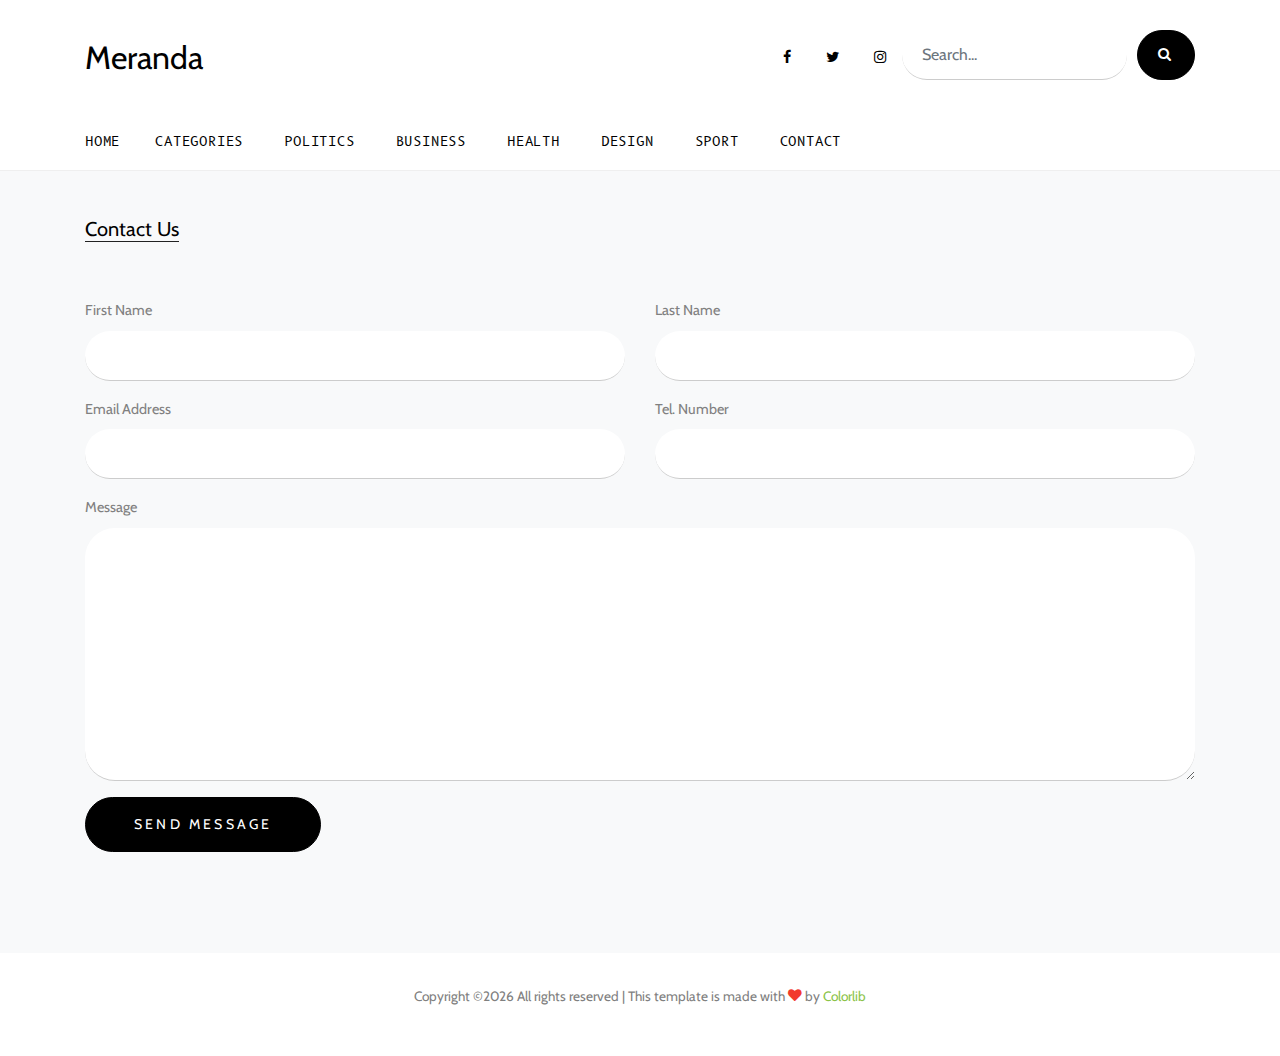
<file: contact.html>
<!DOCTYPE html>
<html lang="en">

<head>
  <title>Meranda &mdash; Website Template by Colorlib</title>
  <meta charset="utf-8">
  <meta name="viewport" content="width=device-width, initial-scale=1, shrink-to-fit=no">


  <link href="https://fonts.googleapis.com/css?family=B612+Mono|Cabin:400,700&display=swap" rel="stylesheet">

  <link rel="stylesheet" href="fonts/icomoon/style.css">

  <link rel="stylesheet" href="css/bootstrap.min.css">
  <link rel="stylesheet" href="css/jquery-ui.css">
  <link rel="stylesheet" href="css/owl.carousel.min.css">
  <link rel="stylesheet" href="css/owl.theme.default.min.css">
  <link rel="stylesheet" href="css/owl.theme.default.min.css">

  <link rel="stylesheet" href="css/jquery.fancybox.min.css">

  <link rel="stylesheet" href="css/bootstrap-datepicker.css">

  <link rel="stylesheet" href="fonts/flaticon/font/flaticon.css">

  <link rel="stylesheet" href="css/aos.css">
  <link href="css/jquery.mb.YTPlayer.min.css" media="all" rel="stylesheet" type="text/css">

  <link rel="stylesheet" href="css/style.css">



</head>

<body data-spy="scroll" data-target=".site-navbar-target" data-offset="300">

  <div class="site-wrap">

    <div class="site-mobile-menu site-navbar-target">
      <div class="site-mobile-menu-header">
        <div class="site-mobile-menu-close mt-3">
          <span class="icon-close2 js-menu-toggle"></span>
        </div>
      </div>
      <div class="site-mobile-menu-body"></div>
    </div>


    
    <div class="header-top">
      <div class="container">
        <div class="row align-items-center">
          <div class="col-12 col-lg-6 d-flex">
            <a href="index.html" class="site-logo">
              Meranda
            </a>

            <a href="#" class="ml-auto d-inline-block d-lg-none site-menu-toggle js-menu-toggle text-black"><span
                class="icon-menu h3"></span></a>

          </div>
          <div class="col-12 col-lg-6 ml-auto d-flex">
            <div class="ml-md-auto top-social d-none d-lg-inline-block">
              <a href="#" class="d-inline-block p-3"><span class="icon-facebook"></span></a>
                <a href="#" class="d-inline-block p-3"><span class="icon-twitter"></span></a>
                <a href="#" class="d-inline-block p-3"><span class="icon-instagram"></span></a>
            </div>
            <form action="#" class="search-form d-inline-block">

              <div class="d-flex">
                <input type="email" class="form-control" placeholder="Search...">
                <button type="submit" class="btn btn-secondary" ><span class="icon-search"></span></button>
              </div>
            </form>

            
          </div>
          <div class="col-6 d-block d-lg-none text-right">
            
          </div>
        </div>
      </div>
      


      
      <div class="site-navbar py-2 js-sticky-header site-navbar-target d-none pl-0 d-lg-block" role="banner">

      <div class="container">
        <div class="d-flex align-items-center">
          
          <div class="mr-auto">
            <nav class="site-navigation position-relative text-right" role="navigation">
              <ul class="site-menu main-menu js-clone-nav mr-auto d-none pl-0 d-lg-block">
                <li class="active">
                  <a href="index.html" class="nav-link text-left">Home</a>
                </li>
                <li>
                  <a href="categories.html" class="nav-link text-left">Categories</a>
                </li>
                <li>
                  <a href="categories.html" class="nav-link text-left">Politics</a>
                </li>
                <li>
                  <a href="categories.html" class="nav-link text-left">Business</a>
                </li>
                <li>
                    <a href="categories.html" class="nav-link text-left">Health</a>
                </li>
                <li><a href="categories.html" class="nav-link text-left">Design</a></li>
                <li>
                  <a href="categories.html" class="nav-link text-left">Sport</a>
                </li>
                <li><a href="contact.html" class="nav-link text-left">Contact</a></li>

              </ul>                                                                                                                                                                                                                                                                                         
            </nav>

          </div>
         
        </div>
      </div>

    </div>
    
    </div>

    

    <div class="site-section bg-light">
      <div class="container">
        <div class="row">

          <div class="col-lg-12">
            <div class="section-title mb-5">
              <h2>Contact Us</h2>
            </div>
            <form method="post">
              
                  <div class="row">
                      <div class="col-md-6 form-group">
                          <label for="fname">First Name</label>
                          <input type="text" id="fname" class="form-control form-control-lg">
                      </div>
                      <div class="col-md-6 form-group">
                          <label for="lname">Last Name</label>
                          <input type="text" id="lname" class="form-control form-control-lg">
                      </div>
                  </div>
                  <div class="row">
                      <div class="col-md-6 form-group">
                          <label for="eaddress">Email Address</label>
                          <input type="text" id="eaddress" class="form-control form-control-lg">
                      </div>
                      <div class="col-md-6 form-group">
                          <label for="tel">Tel. Number</label>
                          <input type="text" id="tel" class="form-control form-control-lg">
                      </div>
                  </div>
                  <div class="row">
                      <div class="col-md-12 form-group">
                          <label for="message">Message</label>
                          <textarea name="" id="message" cols="30" rows="10" class="form-control"></textarea>
                      </div>
                  </div>

                  <div class="row">
                      <div class="col-12">
                          <input type="submit" value="Send Message" class="btn btn-primary py-3 px-5">
                      </div>
                  </div>
              
            </form>
          </div>
          
        </div>

        
      </div>
    </div>

    
    
    <div class="footer">
      <div class="container">
        

        <div class="row">
          <div class="col-12">
            <div class="copyright">
                <p>
                    <!-- Link back to Colorlib can't be removed. Template is licensed under CC BY 3.0. -->
                    Copyright &copy;<script>document.write(new Date().getFullYear());</script> All rights reserved | This template is made with <i class="icon-heart text-danger" aria-hidden="true"></i> by <a href="https://colorlib.com" target="_blank" >Colorlib</a>
                    <!-- Link back to Colorlib can't be removed. Template is licensed under CC BY 3.0. -->
                    </p>
            </div>
          </div>
        </div>
      </div>
    </div>
    

  </div>
  <!-- .site-wrap -->


  <!-- loader -->
  <div id="loader" class="show fullscreen"><svg class="circular" width="48px" height="48px"><circle class="path-bg" cx="24" cy="24" r="22" fill="none" stroke-width="4" stroke="#eeeeee"/><circle class="path" cx="24" cy="24" r="22" fill="none" stroke-width="4" stroke-miterlimit="10" stroke="#ff5e15"/></svg></div>

  <script src="js/jquery-3.3.1.min.js"></script>
  <script src="js/jquery-migrate-3.0.1.min.js"></script>
  <script src="js/jquery-ui.js"></script>
  <script src="js/popper.min.js"></script>
  <script src="js/bootstrap.min.js"></script>
  <script src="js/owl.carousel.min.js"></script>
  <script src="js/jquery.stellar.min.js"></script>
  <script src="js/jquery.countdown.min.js"></script>
  <script src="js/bootstrap-datepicker.min.js"></script>
  <script src="js/jquery.easing.1.3.js"></script>
  <script src="js/aos.js"></script>
  <script src="js/jquery.fancybox.min.js"></script>
  <script src="js/jquery.sticky.js"></script>
  <script src="js/jquery.mb.YTPlayer.min.js"></script>




  <script src="js/main.js"></script>

</body>

</html>
</file>
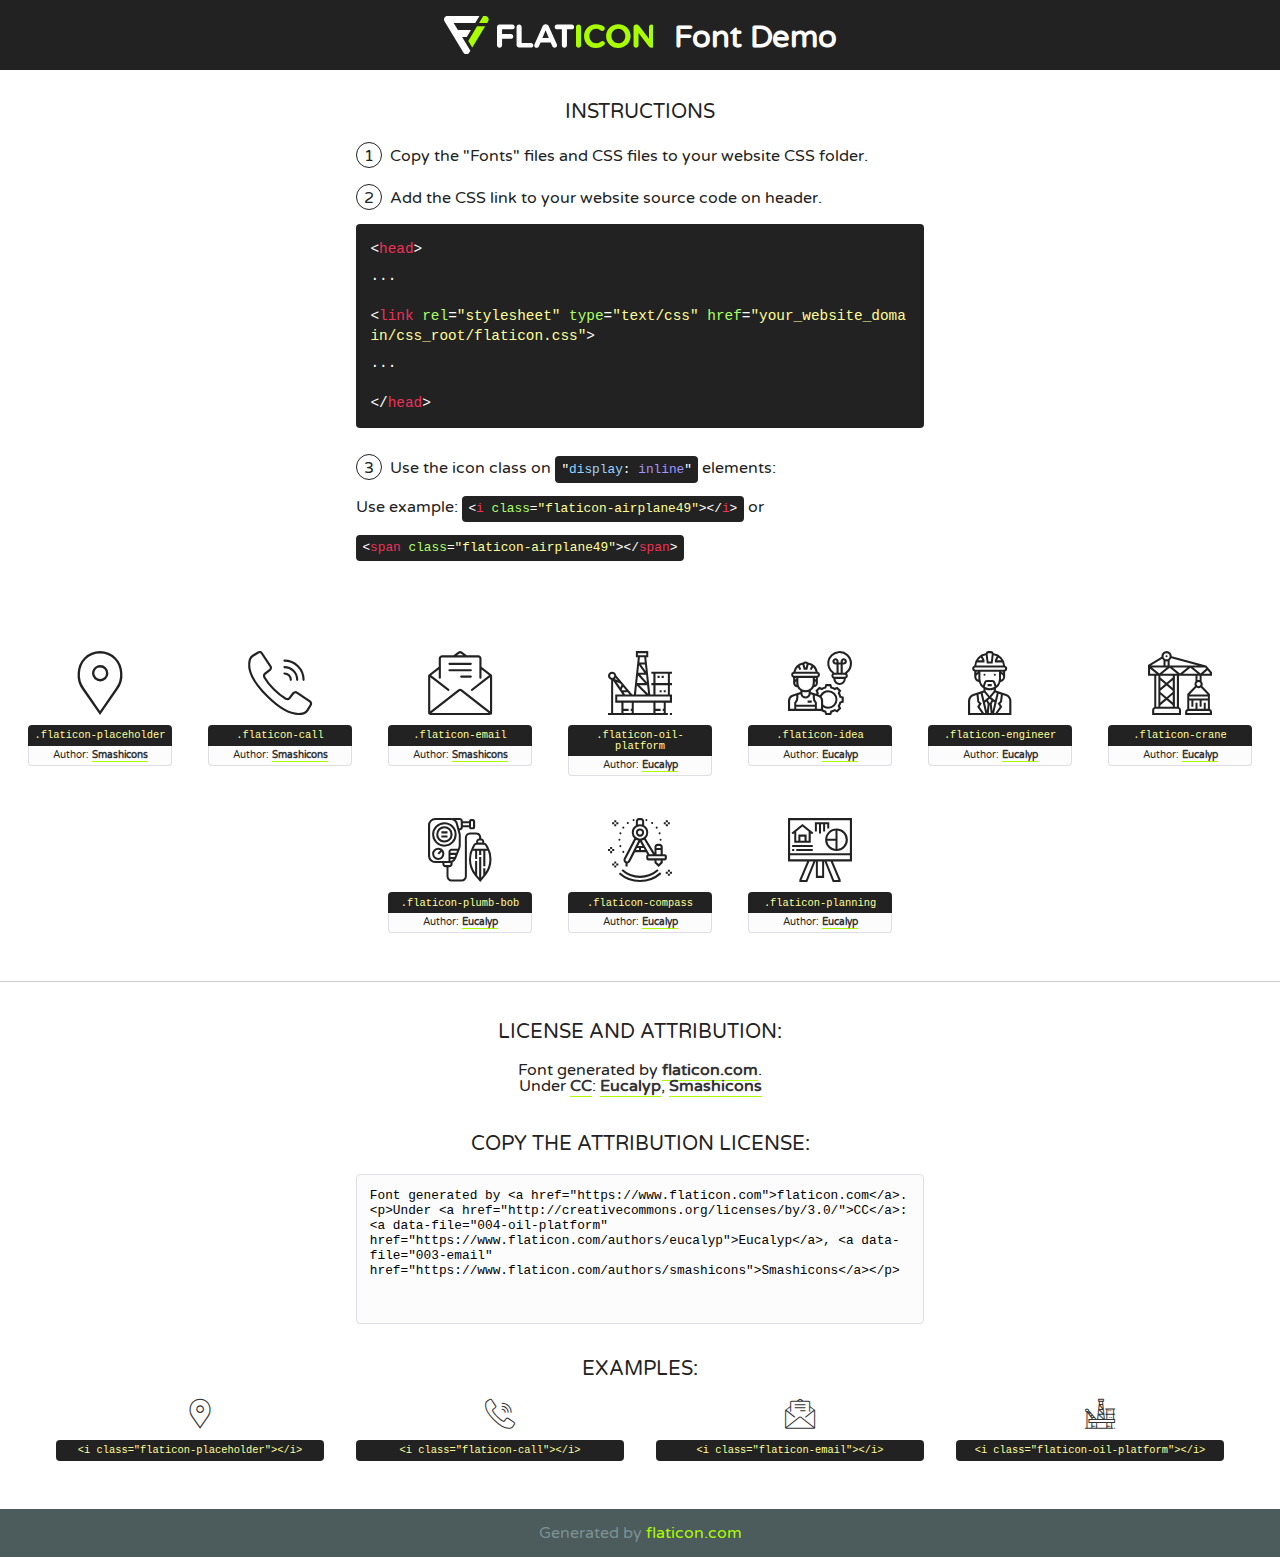
<file: fonts/flaticon/font/flaticon.html>
<!DOCTYPE html>
<!--
  Flaticon icon font: Flaticon
  Creation date: 20/06/2019 00:33
-->
<html>
<!DOCTYPE html>
<html>

<head>
    <title>Flaticon WebFont</title>
    <link href="http://fonts.googleapis.com/css?family=Varela+Round" rel="stylesheet" type="text/css" />
    <link rel="stylesheet" type="text/css" href="flaticon.css">
    <meta charset="UTF-8">
    <style>
    html, body, div, span, applet, object, iframe,
    h1, h2, h3, h4, h5, h6, p, blockquote, pre,
    a, abbr, acronym, address, big, cite, code,
    del, dfn, em, img, ins, kbd, q, s, samp,
    small, strike, strong, sub, sup, tt, var,
    b, u, i, center,
    dl, dt, dd, ol, ul, li,
    fieldset, form, label, legend,
    table, caption, tbody, tfoot, thead, tr, th, td,
    article, aside, canvas, details, embed, 
    figure, figcaption, footer, header, hgroup, 
    menu, nav, output, ruby, section, summary,
    time, mark, audio, video {
        margin: 0;
        padding: 0;
        border: 0;
        font-size: 100%;
        font: inherit;
        vertical-align: baseline;
    }
    /* HTML5 display-role reset for older browsers */
    article, aside, details, figcaption, figure, 
    footer, header, hgroup, menu, nav, section {
        display: block;
    }
    body {
        line-height: 1;
    }
    ol, ul {
        list-style: none;
    }
    blockquote, q {
        quotes: none;
    }
    blockquote:before, blockquote:after,
    q:before, q:after {
        content: '';
        content: none;
    }
    table {
        border-collapse: collapse;
        border-spacing: 0;
    }
    body {
        font-family: 'Varela Round', Helvetica, Arial, sans-serif;
        font-size: 16px;
        color: #222;
    }
    a {
        color: #333;
        border-bottom: 1px solid #a9fd00;
        font-weight: bold;
        text-decoration: none;
    }
    * {
        -moz-box-sizing: border-box;
        -webkit-box-sizing: border-box;
        box-sizing: border-box;
        margin: 0;
        padding: 0;
    }
    [class^="flaticon-"]:before, [class*=" flaticon-"]:before, [class^="flaticon-"]:after, [class*=" flaticon-"]:after {
        font-family: Flaticon;
        font-size: 30px;
        font-style: normal;
        margin-left: 20px;
        color: #333;
    }
    .wrapper {
        max-width: 600px;
        margin: auto;
        padding: 0 1em;
    }
    .title {
        font-size: 1.25em;
        text-align: center;
        margin-bottom: 1em;
        text-transform: uppercase;
    }
    header {
        text-align: center;
        background-color: #222;
        color: #fff;
        padding: 1em;
    }
    header .logo {
        width: 210px;
        height: 38px;
        display: inline-block;
        vertical-align: middle;
        margin-right: 1em;
        border: none;
    }
    header strong {
        font-size: 1.95em;
        font-weight: bold;
        vertical-align: middle;
        margin-top: 5px;
        display: inline-block;
    }
    .demo {
        margin: 2em auto;
        line-height: 1.25em;
    }
    .demo ul li {
        margin-bottom: 1em;
    }
    .demo ul li .num {
        color: #222;
        border-radius: 20px;
        display: inline-block;
        width: 26px;
        padding: 3px;
        height: 26px;
        text-align: center;
        margin-right: 0.5em;
        border: 1px solid #222;
    }
    .demo ul li code {
        background-color: #222;
        border-radius: 4px;
        padding: 0.25em 0.5em;
        display: inline-block;
        color: #fff;
        font-family: Consolas,Monaco,Lucida Console,Liberation Mono,DejaVu Sans Mono,Bitstream Vera Sans Mono,Courier New, monospace;
        font-weight: lighter;
        margin-top: 1em;
        font-size: 0.8em;
        word-break: break-all;
    }
    .demo ul li code.big {
        padding: 1em;
        font-size: 0.9em;
    }
    .demo ul li code .red {
        color: #EF3159;
    }
    .demo ul li code .green {
        color: #ACFF65;
    }
    .demo ul li code .yellow {
        color: #FFFF99;
    }
    .demo ul li code .blue {
        color: #99D3FF;
    }
    .demo ul li code .purple {
        color: #A295FF;
    }
    .demo ul li code .dots {
        margin-top: 0.5em;
        display: block;
    }
    #glyphs {
        border-bottom: 1px solid #ccc;
        padding: 2em 0;
        text-align: center;
    }
    .glyph {
        display: inline-block;
        width: 9em;
        margin: 1em;
        text-align: center;
        vertical-align: top;
        background: #FFF;
    }
    .glyph .glyph-icon {
        padding: 10px;
        display: block;
        font-family:"Flaticon";
        font-size: 64px;
        line-height: 1;
    }
    .glyph .glyph-icon:before {
        font-size: 64px;
        color: #222;
        margin-left: 0;
    }
    .class-name {
        font-size: 0.65em;
        background-color: #222;
        color: #fff;
        border-radius: 4px 4px 0 0;
        padding: 0.5em;
        color: #FFFF99;
        font-family: Consolas,Monaco,Lucida Console,Liberation Mono,DejaVu Sans Mono,Bitstream Vera Sans Mono,Courier New, monospace;
    }
    .author-name {
        font-size: 0.6em;
        background-color: #fcfcfd;
        border: 1px solid #DEDEE4;
        border-top: 0;
        border-radius: 0 0 4px 4px;
        padding: 0.5em;
    }
    .class-name:last-child {
        font-size: 10px;
        color:#888;
    }
    .class-name:last-child a {
        font-size: 10px;
        color:#555;
    }
    .class-name:last-child a:hover {
        color:#a9fd00;
    }
    .glyph > input {
        display: block;
        width: 100px;
        margin: 5px auto;
        text-align: center;
        font-size: 12px;
        cursor: text;
    }
    .glyph > input.icon-input {
        font-family:"Flaticon";
        font-size: 16px;
        margin-bottom: 10px;
    }
    .attribution .title {
        margin-top: 2em;
    }
    .attribution textarea {
        background-color: #fcfcfd;
        padding: 1em;
        border: none;
        box-shadow: none;
        border: 1px solid #DEDEE4;
        border-radius: 4px;
        resize: none;
        width: 100%;
        height: 150px;
        font-size: 0.8em;
        font-family: Consolas,Monaco,Lucida Console,Liberation Mono,DejaVu Sans Mono,Bitstream Vera Sans Mono,Courier New, monospace;
        -webkit-appearance: none;
    }
    .iconsuse {
        margin: 2em auto;
        text-align: center;
        max-width: 1200px;
    }
    .iconsuse:after {
        content: '';
        display: table;
        clear: both;
    }
    .iconsuse .image {
        float: left;
        width: 25%;
        padding: 0 1em;
    }
    .iconsuse .image p {
        margin-bottom: 1em;
    }
    .iconsuse .image span {
        display: block;
        font-size: 0.65em;
        background-color: #222;
        color: #fff;
        border-radius: 4px;
        padding: 0.5em;
        color: #FFFF99;
        margin-top: 1em;
        font-family: Consolas,Monaco,Lucida Console,Liberation Mono,DejaVu Sans Mono,Bitstream Vera Sans Mono,Courier New, monospace;
    }
    #footer {
        text-align: center;
        background-color: #4C5B5C;
        color: #7c9192;
        padding: 1em;
    }
    #footer a {
        border: none;
        color: #a9fd00;
        font-weight: normal;
    }
    @media (max-width: 960px) {
        .iconsuse .image {
            width: 50%;
        }
    }
    @media (max-width: 560px) {
        .iconsuse .image {
            width: 100%;
        }
    }
    </style>
</head>

<body class="characters-off">

    <header>
        <a href="https://www.flaticon.com" target="_blank" class="logo">
            <svg version="1.1" xmlns="http://www.w3.org/2000/svg" xmlns:xlink="http://www.w3.org/1999/xlink" xmlns:a="http://ns.adobe.com/AdobeSVGViewerExtensions/3.0/" viewBox="0 0 560.875 102.036" enable-background="new 0 0 560.875 102.036" xml:space="preserve">
                <defs>
                </defs>
                <g>
                    <g class="letters">
                        <path fill="#ffffff" d="M141.596,29.675c0-3.777,2.985-6.767,6.764-6.767h34.438c3.426,0,6.15,2.728,6.15,6.15
                        c0,3.43-2.724,6.149-6.15,6.149h-27.674v13.091h23.719c3.429,0,6.151,2.724,6.151,6.15c0,3.43-2.723,6.149-6.151,6.149h-23.719
                        v17.574c0,3.773-2.986,6.761-6.764,6.761c-3.779,0-6.764-2.989-6.764-6.761V29.675z"></path>
                        <path fill="#ffffff" d="M193.844,29.149c0-3.781,2.985-6.767,6.764-6.767c3.776,0,6.763,2.985,6.763,6.767v42.957h25.039
                        c3.426,0,6.149,2.726,6.149,6.153c0,3.425-2.723,6.15-6.149,6.15h-31.802c-3.779,0-6.764-2.986-6.764-6.768V29.149z"></path>
                        <path fill="#ffffff" d="M241.891,75.71l21.438-48.407c1.492-3.341,4.215-5.357,7.906-5.357h0.792
                        c3.686,0,6.323,2.017,7.815,5.357l21.439,48.407c0.436,0.967,0.701,1.845,0.701,2.723c0,3.602-2.809,6.501-6.414,6.501
                        c-3.161,0-5.269-1.845-6.499-4.655l-4.132-9.661h-27.059l-4.301,10.102c-1.144,2.631-3.426,4.214-6.237,4.214
                        c-3.517,0-6.24-2.81-6.24-6.325C241.1,77.64,241.451,76.677,241.891,75.71z M279.932,58.666l-8.521-20.297l-8.526,20.297H279.932
                        z"></path>
                        <path fill="#ffffff" d="M314.864,35.387H301.86c-3.429,0-6.239-2.813-6.239-6.238c0-3.429,2.811-6.24,6.239-6.24h39.533
                        c3.426,0,6.237,2.811,6.237,6.24c0,3.425-2.811,6.238-6.237,6.238h-13.001v42.785c0,3.773-2.99,6.761-6.764,6.761
                        c-3.779,0-6.764-2.989-6.764-6.761V35.387z"></path>
                        <path fill="#A9FD00" d="M352.615,29.149c0-3.781,2.985-6.767,6.767-6.767c3.774,0,6.761,2.985,6.761,6.767v49.024
                        c0,3.773-2.987,6.761-6.761,6.761c-3.781,0-6.767-2.989-6.767-6.761V29.149z"></path>
                        <path fill="#A9FD00" d="M374.132,53.836v-0.179c0-17.481,13.178-31.801,32.065-31.801c9.22,0,15.459,2.458,20.557,6.238
                        c1.402,1.054,2.637,2.985,2.637,5.357c0,3.692-2.985,6.59-6.681,6.59c-1.845,0-3.071-0.702-4.044-1.319
                        c-3.776-2.813-7.729-4.393-12.562-4.393c-10.364,0-17.831,8.611-17.831,19.154v0.173c0,10.542,7.291,19.329,17.831,19.329
                        c5.715,0,9.492-1.756,13.359-4.834c1.049-0.874,2.458-1.491,4.039-1.491c3.429,0,6.325,2.813,6.325,6.236
                        c0,2.106-1.056,3.78-2.282,4.834c-5.539,4.834-12.036,7.733-21.878,7.733C387.572,85.464,374.132,71.493,374.132,53.836z"></path>
                        <path fill="#A9FD00" d="M433.009,53.836v-0.179c0-17.481,13.79-31.801,32.766-31.801c18.981,0,32.592,14.143,32.592,31.628v0.173
                        c0,17.483-13.785,31.807-32.769,31.807C446.625,85.464,433.009,71.32,433.009,53.836z M484.224,53.836v-0.179
                        c0-10.539-7.725-19.326-18.626-19.326c-10.893,0-18.449,8.611-18.449,19.154v0.173c0,10.542,7.73,19.329,18.626,19.329
                        C476.676,72.986,484.224,64.378,484.224,53.836z"></path>
                        <path fill="#A9FD00" d="M506.233,29.321c0-3.774,2.99-6.763,6.767-6.763h1.401c3.252,0,5.183,1.583,7.029,3.953l26.093,34.265
                        V29.059c0-3.692,2.99-6.677,6.681-6.677c3.683,0,6.671,2.985,6.671,6.677v48.934c0,3.78-2.987,6.765-6.764,6.765h-0.436
                        c-3.257,0-5.188-1.581-7.034-3.953l-27.056-35.492v32.944c0,3.687-2.985,6.676-6.678,6.676c-3.683,0-6.673-2.989-6.673-6.676
                        V29.321z"></path>
                    </g>
                    <g class="insignia">
                        <path fill="#ffffff" d="M48.372,56.137h12.517l11.156-18.537H37.186L25.688,18.539h57.825L94.668,0H9.271
                        C5.925,0,2.842,1.801,1.198,4.716c-1.644,2.907-1.593,6.482,0.134,9.343l50.38,83.501c1.678,2.781,4.689,4.476,7.938,4.476
                        c3.246,0,6.257-1.695,7.935-4.476l2.898-4.804L48.372,56.137z"></path>
                        <g class="i">
                            <path fill="#A9FD00" d="M93.575,18.539h0.031v0.004l21.652,0.004l2.705-4.488c1.727-2.861,1.778-6.436,0.133-9.343
                            C116.454,1.801,113.371,0,110.026,0h-5.294L93.575,18.539z"></path>
                            <polygon fill="#A9FD00" points="88.291,27.356 64.725,66.486 75.519,84.404 109.942,27.356"></polygon>
                        </g>
                    </g>
                </g>
            </svg>
        </a>
        <strong>Font Demo</strong>
    </header>


    <section class="demo wrapper">

        <p class="title">Instructions</p>

        <ul>
            <li>
                <span class="num">1</span>Copy the "Fonts" files and CSS files to your website CSS folder.
            </li>
            <li>
                <span class="num">2</span>Add the CSS link to your website source code on header.
                <code class="big">
                    &lt;<span class="red">head</span>&gt;
                    <br/><span class="dots">...</span>
                    <br/>&lt;<span class="red">link</span> <span class="green">rel</span>=<span class="yellow">"stylesheet"</span> <span class="green">type</span>=<span class="yellow">"text/css"</span> <span class="green">href</span>=<span class="yellow">"your_website_domain/css_root/flaticon.css"</span>&gt;
                    <br/><span class="dots">...</span>
                    <br/>&lt;/<span class="red">head</span>&gt;
                </code>
            </li>

            <li>
                <p>
                    <span class="num">3</span>Use the icon class on <code>"<span class="blue">display</span>:<span class="purple"> inline</span>"</code> elements:
                    <br />
                    Use example: <code>&lt;<span class="red">i</span> <span class="green">class</span>=<span class="yellow">&quot;flaticon-airplane49&quot;</span>&gt;&lt;/<span class="red">i</span>&gt;</code> or <code>&lt;<span class="red">span</span> <span class="green">class</span>=<span class="yellow">&quot;flaticon-airplane49&quot;</span>&gt;&lt;/<span class="red">span</span>&gt;</code>
            </li>
        </ul>

    </section>




   <section id="glyphs">          
    
      
        <div class="glyph"><div class="glyph-icon flaticon-placeholder"></div>
            <div class="class-name">.flaticon-placeholder</div>
            <div class="author-name">Author: <a data-file="001-placeholder" href="https://www.flaticon.com/authors/smashicons">Smashicons</a> </div> 
        </div>        
        
        <div class="glyph"><div class="glyph-icon flaticon-call"></div>
            <div class="class-name">.flaticon-call</div>
            <div class="author-name">Author: <a data-file="002-call" href="https://www.flaticon.com/authors/smashicons">Smashicons</a> </div> 
        </div>        
        
        <div class="glyph"><div class="glyph-icon flaticon-email"></div>
            <div class="class-name">.flaticon-email</div>
            <div class="author-name">Author: <a data-file="003-email" href="https://www.flaticon.com/authors/smashicons">Smashicons</a> </div> 
        </div>        
        
        <div class="glyph"><div class="glyph-icon flaticon-oil-platform"></div>
            <div class="class-name">.flaticon-oil-platform</div>
            <div class="author-name">Author: <a data-file="004-oil-platform" href="https://www.flaticon.com/authors/eucalyp">Eucalyp</a> </div> 
        </div>        
        
        <div class="glyph"><div class="glyph-icon flaticon-idea"></div>
            <div class="class-name">.flaticon-idea</div>
            <div class="author-name">Author: <a data-file="005-idea" href="https://www.flaticon.com/authors/eucalyp">Eucalyp</a> </div> 
        </div>        
        
        <div class="glyph"><div class="glyph-icon flaticon-engineer"></div>
            <div class="class-name">.flaticon-engineer</div>
            <div class="author-name">Author: <a data-file="006-engineer" href="https://www.flaticon.com/authors/eucalyp">Eucalyp</a> </div> 
        </div>        
        
        <div class="glyph"><div class="glyph-icon flaticon-crane"></div>
            <div class="class-name">.flaticon-crane</div>
            <div class="author-name">Author: <a data-file="007-crane" href="https://www.flaticon.com/authors/eucalyp">Eucalyp</a> </div> 
        </div>        
        
        <div class="glyph"><div class="glyph-icon flaticon-plumb-bob"></div>
            <div class="class-name">.flaticon-plumb-bob</div>
            <div class="author-name">Author: <a data-file="008-plumb-bob" href="https://www.flaticon.com/authors/eucalyp">Eucalyp</a> </div> 
        </div>        
        
        <div class="glyph"><div class="glyph-icon flaticon-compass"></div>
            <div class="class-name">.flaticon-compass</div>
            <div class="author-name">Author: <a data-file="009-compass" href="https://www.flaticon.com/authors/eucalyp">Eucalyp</a> </div> 
        </div>        
        
        <div class="glyph"><div class="glyph-icon flaticon-planning"></div>
            <div class="class-name">.flaticon-planning</div>
            <div class="author-name">Author: <a data-file="010-planning" href="https://www.flaticon.com/authors/eucalyp">Eucalyp</a> </div> 
        </div>        
        

    </section>



    <section class="attribution wrapper"   style="text-align:center;">

      <div class="title">License and attribution:</div><div class="attrDiv">Font generated by <a href="https://www.flaticon.com">flaticon.com</a>. <div><p>Under <a href="http://creativecommons.org/licenses/by/3.0/">CC</a>: <a data-file="004-oil-platform" href="https://www.flaticon.com/authors/eucalyp">Eucalyp</a>, <a data-file="003-email" href="https://www.flaticon.com/authors/smashicons">Smashicons</a></p>  </div>
      </div>
      <div class="title">Copy the Attribution License:</div>

    <textarea onclick="this.focus();this.select();">Font generated by &lt;a href=&quot;https://www.flaticon.com&quot;&gt;flaticon.com&lt;/a&gt;. <p>Under <a href="http://creativecommons.org/licenses/by/3.0/">CC</a>: <a data-file="004-oil-platform" href="https://www.flaticon.com/authors/eucalyp">Eucalyp</a>, <a data-file="003-email" href="https://www.flaticon.com/authors/smashicons">Smashicons</a></p>  
     </textarea>

    </section>

    <section class="iconsuse">

          <div class="title">Examples:</div>            
             
            <div class="image">
                <p>
                    <i class="glyph-icon flaticon-placeholder"></i> 
                    <span>&lt;i class=&quot;flaticon-placeholder&quot;&gt;&lt;/i&gt;</span>
                </p>
            </div>
            
            <div class="image">
                <p>
                    <i class="glyph-icon flaticon-call"></i> 
                    <span>&lt;i class=&quot;flaticon-call&quot;&gt;&lt;/i&gt;</span>
                </p>
            </div>
            
            <div class="image">
                <p>
                    <i class="glyph-icon flaticon-email"></i> 
                    <span>&lt;i class=&quot;flaticon-email&quot;&gt;&lt;/i&gt;</span>
                </p>
            </div>
            
            <div class="image">
                <p>
                    <i class="glyph-icon flaticon-oil-platform"></i> 
                    <span>&lt;i class=&quot;flaticon-oil-platform&quot;&gt;&lt;/i&gt;</span>
                </p>
            </div>
                       
        </div>
                            
    </section>

<div id="footer">
    <div>Generated by <a href="https://www.flaticon.com">flaticon.com</a>
    </div>
</div>



</body>
</html>
</file>
<file: style.css>
body {
    background: #fff;
}

.wrapper header.header {
    background-image: url("img/header-bg.jpg");
    background-size: 100% auto;
    height: auto;
    overflow: hidden;
    padding-top: 20px;
    position: relative;
}

.wrapper header.header .blue {
    bottom: -65px;
    height: 525px;
    overflow: hidden;
    position: absolute;
    width: 100%;
}

.wrapper header.header .container {
    position: relative
}

.wrapper header.header img.shepe1 {
    left: 200px;
    position: absolute;
    top: 60px;
    width: 40px;
    height: 40px;
}

.wrapper header.header img.shepe2 {
    height: 75px;
    left: 72px;
    position: absolute;
    top: 125px;
    transform: rotate(180deg);
    width: 75px;
}

.wrapper header.header img.shepe3 {
    height: 75px;
    left: 160px;
    position: absolute;
    top: 200px;
    transform: rotate(180deg);
    width: 75px;
}

.wrapper header.header img.shepe4 {
    height: 50px;
    left: 290px;
    position: absolute;
    top: 130px;
    width: 50px;
}

.wrapper header.header img.shepe5 {
    height: 50px;
    left: 590px;
    position: absolute;
    top: 100px;
    width: 50px;
}

.wrapper header.header img.shepe6 {
    height: 75px;
    left: 800px;
    position: absolute;
    top: 90px;
    width: 75px;
}

.wrapper header.header .white img,
.wrapper header.header .blue img {
    width: 100%;
}

.wrapper header.header .white {
    bottom: -105px;
    height: 525px;
    overflow: hidden;
    position: absolute;
    width: 100%;
}

.wrapper header.header .logo h2 {
    margin: 0;
    padding: 0
}

.wrapper header.header .logo h2 a {
    font-family: 'Croissant One', cursive;
    font-size: 21px;
    font-weight: 400;
    text-decoration: none;
    color: #fff;
}

.wrapper header.header ul.nav.navbar-nav li a {
    font-family: 'Raleway', sans-serif;
    font-size: 15px;
    font-weight: 500;
    color: #fff;
    text-transform: uppercase;
}

.wrapper header.header ul.nav.navbar-nav {
    float: right;
}

.wrapper header.header ul.nav.navbar-nav li :hover {
    background: transparent
}

.wrapper header.header .header-text {
    margin: 0 auto;
    padding-top: 130px;
    text-align: center;
    width: 770px;
}

.wrapper header.header .header-text h1 {
    color: #fff;
    font-family: "Raleway", sans-serif;
    font-size: 65px;
    font-weight: 600;
    margin-bottom: 25px;
    padding-bottom: 20px;
    position: relative;
}

.wrapper header.header .header-text h1::before {
    background: #fff none repeat scroll 0 0;
    bottom: 0;
    content: "";
    height: 3px;
    left: 130px;
    position: absolute;
    width: 500px;
}

.wrapper header.header .header-text p {
    color: #fff;
    font-family: "Raleway", sans-serif;
    font-size: 20px;
    font-weight: 600;
    line-height: 30px;
    margin-bottom: 57px;
}

.wrapper header.header .header-text button {
    background: transparent none repeat scroll 0 0;
    border: 2px solid #fff;
    border-radius: 60px / 61px;
    color: #fff;
    font-family: "Raleway", sans-serif;
    font-size: 18px;
    font-weight: 500;
    margin-bottom: 170px;
    margin-right: 27px;
    padding: 14px 50px;
}

.wrapper header.header .header-text button:hover {
    background: #fff;
    color: #11bdd7;
}

.wrapper header.header .another-text h3 {
    color: #455a64;
    font-family: "Raleway", sans-serif;
    font-size: 40px;
    font-weight: 700;
    padding-bottom: 17px;
    position: relative;
    margin-top: 40px;
}

.wrapper header.header .another-text h3::before {
    background: #455a64 none repeat scroll 0 0;
    content: "";
    height: 2px;
    left: 0;
    position: absolute;
    bottom: 0px;
    width: 70px;
}

.wrapper header.header .another-text p {
    color: #78909c;
    font-family: "Raleway", sans-serif;
    font-size: 15px;
    font-weight: 500;
    line-height: 32px;
    margin-top: 15px;
}

.wrapper section.development {
    padding-bottom: 300px;
    padding-top: 100px;
    position: relative;
}

.wrapper section.development .blue {
    bottom: 0px;
    height: 225px;
    position: absolute;
    width: 100%;
    overflow: hidden;
}

.wrapper section.development .white {
    bottom: -22px;
    height: 225px;
    overflow: hidden;
    position: absolute;
    width: 100%;
}

.wrapper section.development .white img,
.wrapper section.development .blue img {
    width: 100%;
}

.wrapper section.development .design-development {
    text-align: center;
    padding-top: 50px
}

.wrapper section.development .design-development i {
    font-size: 41px;
    background: #f48fb1;
    color: #fff;
    padding: 30px;
    border-radius: 50%;
    position: relative;
}

.wrapper section.development .design-development i::after {
    border: 1px solid #f48fb1;
    content: "";
    height: 120px;
    left: -10px;
    position: absolute;
    top: -10px;
    width: 120px;
    border-radius: 50%;
}

.wrapper section.development .design-development i::before {
    border: 1px solid #f48fb1;
    content: "";
    height: 140px;
    left: -20px;
    position: absolute;
    top: -20px;
    width: 140px;
    border-radius: 50%;
}

.wrapper section.development .design-development.one i {
    background: #0ceac5;
}

.wrapper section.development .design-development.one i::after,
.wrapper section.development .design-development.one i::before {
    border: 1px solid #0ceac5;
}

.wrapper section.development .design-development.three i {
    background: #82b1ff;
}

.wrapper section.development .design-development.three i::after,
.wrapper section.development .design-development.three i::before {
    border: 1px solid #82b1ff;
}

.wrapper section.development .design-development h2 {
    position: relative;
    color: #455a64;
    font-family: "Raleway", sans-serif;
    font-size: 25px;
    font-weight: 700;
    margin: 55px auto 25px;
    width: fit-content;
    width: -moz-fit-content;
    width: -webkit-fit-content;
    width: -o-fit-content;
}

.wrapper section.development .design-development h2::before {
    border: 1px solid #455a64;
    bottom: -15px;
    content: "";
    position: absolute;
    width: 100%;
}

.wrapper section.development .design-development p {
    color: #455a64;
    font-family: "Raleway", sans-serif;
    font-size: 15px;
    font-weight: 400;
    line-height: 30px;
}

.wrapper section.works {
    margin-top: 70px;
}

.wrapper section.works .work-images {
    position: relative;
    height: 400px;
    overflow: hidden;
}

.wrapper section.works .work-images img {
    height: 100%;
    width: 100%;
}

.wrapper section.works .work-text-full {
    display: table;
    height: 400px;
    margin-left: 80px;
}

.wrapper section.works .work-text {
    display: table-cell;
    height: auto;
    vertical-align: middle;
    margin-left: 30px;
}

.wrapper section.works .work-text h2 {
    color: #455a64;
    font-family: "Raleway", sans-serif;
    font-size: 40px;
    font-weight: 700;
    margin-top: 0;
    padding-bottom: 25px;
    position: relative;
}

.wrapper section.works .work-text h2::before {
    border: 2px solid #455a64;
    bottom: 5px;
    content: "";
    position: absolute;
    width: 75px;
}

.wrapper section.works .work-text p {
    color: #899ea9;
    font-family: "Raleway", sans-serif;
    font-size: 15px;
    font-weight: 400;
    line-height: 30px;
}

.wrapper section.works .work-images .overlay-text {
    background: rgba(24, 234, 199, 0.95) none repeat scroll 0 0;
    height: 100%;
    padding-top: 155px;
    position: absolute;
    text-align: center;
    top: 0;
    width: 100%;
}

.wrapper section.works .work-images .overlay-text i {
    background: transparent none repeat scroll 0 0;
    border: 1px solid #fff;
    border-radius: 50%;
    color: #fff;
    font-size: 80px;
    padding: 2px;
    position: relative;
}

.wrapper section.works .work-images .overlay-text i::after {
    border: 1px solid #fff;
    content: "";
    height: 104px;
    left: -10px;
    position: absolute;
    top: -10px;
    width: 104px;
    border-radius: 50%;
}

.wrapper section.works .work-images .overlay-text i::before {
    border: 1px solid #fff;
    content: "";
    height: 124px;
    left: -20px;
    position: absolute;
    top: -20px;
    width: 124px;
    border-radius: 50%;
}

.wrapper section.portfolia {
    margin-top: 122px;
}

.wrapper section.portfolia .port-text h2 {
    color: #455a64;
    font-family: "Raleway", sans-serif;
    font-size: 40px;
    font-weight: 700;
    margin-bottom: 35px;
    position: relative
}

.wrapper section.portfolia .port-text h2::before {
    border: 1px solid #455a64;
    bottom: -20px;
    content: "";
    position: absolute;
    width: 75px;
}

.wrapper section.portfolia .port-text p {
    color: #738d99;
    font-family: "Raleway", sans-serif;
    font-size: 15px;
    font-weight: 400;
    line-height: 30px;
}

.wrapper section.portfolia .portfolio-part {
    border-radius: 5px;
    height: 330px;
    margin: 55px 10px 0;
    overflow: hidden;
    position: relative;
}

.wrapper section.portfolia .portfolio-part img {
    width: 100%;
}

.wrapper section.portfolia .portfolio-part .overlay-slide {
    position: absolute;
    background: rgba(24, 234, 199, 0.95) none repeat scroll 0 0;
    width: 100%;
    height: 100%;
    top: 0;
    padding: 20px 40px;
    opacity: 0;
}

.wrapper section.portfolia .portfolio-part:hover>.overlay-slide {
    opacity: 1;
}

.wrapper section.portfolia .portfolio-part .overlay-slide h2 {
    color: #fff;
    font-family: "Raleway", sans-serif;
    font-size: 36px;
    font-weight: 600;
    margin-bottom: 30px;
    margin-top: 150px;
    position: relative;
}

.wrapper section.portfolia .portfolio-part .overlay-slide h2::before {
    border: 1px solid #fff;
    bottom: -15px;
    content: "";
    position: absolute;
    width: 335px;
}

.wrapper section.portfolia .portfolio-part .overlay-slide p {
    font-family: "Raleway", sans-serif;
    font-size: 15px;
    font-weight: 500;
    color: #fff;
}

div.wrapper section.portfolia div.penination p {
    background: #0ceac5 none repeat scroll 0 0;
    color: #fff;
    font-family: "Raleway", sans-serif;
    font-size: 18px;
    font-weight: 700;
    margin: 55px auto;
    padding: 12px 40px;
    position: relative;
    text-align: center;
    width: -moz-fit-content;
    border-radius: 30px/30px;
}
div.wrapper section.portfolia div.penination a{
    text-decoration: none;
    color: #fff;
}

.wrapper section.our-team {
    margin-bottom: 50px;
}

.wrapper section.our-team .team-text {
    margin-bottom: 75px;
}

.wrapper section.our-team .team-text h2 {
    color: #455a64;
    font-family: "Raleway", sans-serif;
    font-size: 40px;
    font-weight: 700;
    margin: 0 auto;
    position: relative;
    width: -moz-fit-content;
    padding-bottom: 25px;
}

.wrapper section.our-team .team-text h2::before {
    background: #455a64 none repeat scroll 0 0;
    bottom: 0;
    content: "";
    height: 2px;
    left: 65px;
    position: absolute;
    width: 75px;
}

.wrapper section.our-team .team-text p {
    color: #bec9cf;
    font-family: "Raleway", sans-serif;
    font-size: 15px;
    font-weight: 400;
    line-height: 30px;
    margin: 0 auto;
    padding-top: 10px;
    width: -moz-fit-content;
}

.wrapper section.our-team .my-claint {
    height: 350px;
    position: relative;
}

.wrapper section.our-team .my-claint .item {
    text-align: center;
}

.wrapper section.our-team .my-claint .item img {
    width: 155px;
    margin: 0 auto;
    opacity: 0.3;
}

.wrapper section.our-team .my-claint .item .item-text {
    opacity: 0;
}

.wrapper section.our-team .my-claint .item .item-text h3 {
    color: #455a64;
    font-family: "Raleway", sans-serif;
    font-size: 35px;
    font-weight: 400;
    margin-bottom: 0;
    margin-top: 30px;
}

.wrapper section.our-team .my-claint .item .item-text h4 {
    color: #455a64;
    font-family: "Raleway", sans-serif;
    font-size: 18px;
    font-weight: 300;
    margin-bottom: 32px;
}

.wrapper section.our-team .my-claint .item .item-text i {
    color: #cfd8dc;
    font-size: 20px;
    padding: 0 17px;
}

.wrapper section.our-team .my-claint .owl-item.active.center .item img {
    width: 200px;
    opacity: 1;
}

.wrapper section.our-team .my-claint .owl-item.active.center .item>.item-text {
    opacity: 1
}

.wrapper section.our-team .owl-prev,
.wrapper section.our-team .owl-next {
    position: absolute;
    top: 35px;
    background: #fff;
}

.wrapper section.our-team .owl-prev {
    left: 0;
}

.wrapper section.our-team .owl-next {
    right: 0;
}

.wrapper section.our-team .owl-prev i,
.wrapper section.our-team .owl-next i {
    font-size: 60px;
    color: #cfd8dc;
    background: transparent;
}

.wrapper section.our-team .owl-prev,
.wrapper section.our-team .owl-next {
    background: transparent;
}

.wrapper section.our-team .owl-prev:hover,
.wrapper section.our-team .owl-next:hover {
    background: transparent;
}

.wrapper section.our-team .owl-dots {
    display: none;
}

.wrapper section.contact {
    height: auto;
    overflow: hidden;
    padding: 50px 0;
    position: relative;
}

.wrapper section.contact .blue {
    bottom: 116px;
    height: 390px;
    position: absolute;
    width: 100%;
}

.wrapper section.contact .blue img,
.wrapper section.contact .white img {
    width: 100%;
}

.wrapper section.contact .white {
    bottom: 88px;
    height: 335px;
    position: absolute;
    width: 100%;
}

.wrapper section.contact .contact-text {
    margin-top: 100px;
}

.wrapper section.contact .contact-text h2 {
    color: #455a64;
    font-family: "Raleway", sans-serif;
    font-size: 40px;
    font-weight: 700;
    padding-bottom: 20px;
    position: relative;
}

.wrapper section.contact .contact-text h2::before {
    background: #455a64 none repeat scroll 0 0;
    bottom: 0;
    content: "";
    height: 2px;
    left: 0px;
    position: absolute;
    width: 75px;
}

.wrapper section.contact .contact-text p {
    color: #92a5af;
    font-family: "Raleway", sans-serif;
    font-size: 15px;
    font-weight: 600;
    padding-top: 5px;
}

.wrapper section.contact .contact-form {
    background: #fff none repeat scroll 0 0;
    margin-left: 135px;
    margin-top: 50px;
    padding: 40px 35px 35px;
    box-shadow: -9px 1px 15px rgba(0, 0, 0, 0.1);
    border-radius: 7px;
}

.wrapper section.contact .contact-form .first {
    margin-right: 10%;
    float: left;
}

.wrapper section.contact .contact-form .last {
    float: right;
}

.wrapper section.contact .contact-form .first,
.wrapper section.contact .contact-form .last {
    padding-top: 8px;
    width: 45%;
}

.wrapper section.contact .contact-form input {}

.wrapper section.contact .contact-form input[type="text"] {
    background: transparent none repeat scroll 0 0;
    border-color: -moz-use-text-color -moz-use-text-color #cfd8dc;
    border-image: none;
    border-style: none none solid;
    border-width: medium medium 1px;
    color: #404548;
    font-family: "Raleway", sans-serif;
    font-size: 15px;
    font-weight: 600;
    padding-bottom: 5px;
    width: 100%;
    -moz-border-bottom-colors: none;
    -moz-border-left-colors: none;
    -moz-border-right-colors: none;
    -moz-border-top-colors: none;
    -webkit-border-bottom-colors: none;
    -webkit-border-left-colors: none;
    -webkit-border-right-colors: none;
    -webkit-border-top-colors: none;
    -o-border-bottom-colors: none;
    -o-border-left-colors: none;
    -o-border-right-colors: none;
    -o-border-top-colors: none;
}

.wrapper section.contact .contact-form input[type="email"] {
    background: transparent none repeat scroll 0 0;
    border-color: -moz-use-text-color -moz-use-text-color #cfd8dc;
    border-image: none;
    border-style: none none solid;
    border-width: medium medium 1px;
    color: #404548;
    font-family: "Raleway", sans-serif;
    font-size: 15px;
    font-weight: 600;
    padding-top: 47px;
    padding-bottom: 5px;
    width: 100%;
    -moz-border-bottom-colors: none;
    -moz-border-left-colors: none;
    -moz-border-right-colors: none;
    -moz-border-top-colors: none;
    -webkit-border-bottom-colors: none;
    -webkit-border-left-colors: none;
    -webkit-border-right-colors: none;
    -webkit-border-top-colors: none;
    -o-border-bottom-colors: none;
    -o-border-left-colors: none;
    -o-border-right-colors: none;
    -o-border-top-colors: none;
}

.wrapper section.contact .contact-form .message textarea {
    background: transparent none repeat scroll 0 0;
    border-color: -moz-use-text-color -moz-use-text-color #cfd8dc;
    border-image: none;
    border-style: none none solid;
    border-width: medium medium 1px;
    color: #404548;
    font-family: "Raleway", sans-serif;
    font-size: 15px;
    font-weight: 600;
    height: 145px;
    padding-bottom: 5px;
    padding-top: 46px;
    width: 100%;
    -moz-border-bottom-colors: none;
    -moz-border-left-colors: none;
    -moz-border-right-colors: none;
    -moz-border-top-colors: none;
    -webkit-border-bottom-colors: none;
    -webkit-border-left-colors: none;
    -webkit-border-right-colors: none;
    -webkit-border-top-colors: none;
    -o-border-bottom-colors: none;
    -o-border-left-colors: none;
    -o-border-right-colors: none;
    -o-border-top-colors: none;
}

.wrapper section.contact .contact-form .checkbox {
    float: left;
    margin-left: 17px;
    padding-top: 30px;
    width: 200px;
    color: #8197a3;
    font-family: "Raleway", sans-serif;
    font-size: 14px;
    font-weight: 600;
}

.wrapper section.contact .contact-form .submit {
    float: right;
    padding-top: 25px;
}

.wrapper section.contact .contact-form input[type="submit"] {
    background: #0ceac5 none repeat scroll 0 0;
    border: medium none;
    border-radius: 25px / 30px;
    color: #fff;
    font-family: "Raleway", sans-serif;
    font-size: 18px;
    font-weight: 600;
    padding: 11px 65px;
}

.wrapper section.contact .contact-form .checkbox-submit {
    padding-bottom: 70px;
}

.wrapper footer.footer {
    background-image: url("img/footer-bg.jpg");
    background-size: 100% 100%;
    height: 400px;
    margin-top: 100px;
    padding-top: 110px;
}

.wrapper footer.footer .footer-icon h2 {
    color: #fff;
    font-family: "Croissant One", cursive;
    font-size: 30px;
    font-weight: 400;
    margin-bottom: 40px;
    position: relative;
}

.wrapper footer.footer .footer-icon h2::before {
    background: #455a64 none repeat scroll 0 0;
    bottom: -17px;
    content: "";
    height: 2px;
    left: 0;
    position: absolute;
    width: 310px;
}

.wrapper footer.footer .footer-icon h5 {
    color: #4c797d;
    font-family: "Raleway", sans-serif;
    font-size: 15px;
    font-weight: 600;
    margin-top: 35px;
}

.wrapper footer.footer .footer-icon i {
    color: #fff;
    font-size: 25px;
    padding: 0 44px 0 0;
}

.wrapper footer.footer .footer-text .footer-text-single h3 {
    font-family: "Raleway", sans-serif;
    font-size: 20px;
    font-weight: 400;
    color: #fff;
}

.wrapper footer.footer .footer-text .footer-text-single p a {
    font-family: "Raleway", sans-serif;
    font-size: 15px;
    font-weight: 600;
    color: #4c797d;
    text-decoration: none;
}
</file>
<file: responsive.css>
@media (min-width: 1440px) and (max-width: 1745px) {
        .wrapper header.header .white {
            bottom: -110px;
        }
        .wrapper header.header .blue {
            bottom: -80px;
        }
        .wrapper header.header .another-text {
            margin-left: 100px;
        }
        .wrapper section.contact .white {
            bottom: 40px;
        }
        .wrapper section.contact .blue {
            bottom: 40px;
        }
    }
    
    @media (min-width: 1200px) and (max-width: 1439px) {
        .wrapper header.header {
            background-size: 100% auto;
            height: auto;
        }
        .wrapper header.header .header-text {
            padding-top: 45px;
        }
        .wrapper header.header .blue {
            bottom: -178px;
        }
        .wrapper header.header .white {
            bottom: -205px;
        }
        .wrapper header.header .header-text button {
            margin-bottom: 80px;
        }
        .wrapper section.development {
            padding-bottom: 205px;
        }
        .wrapper section.development .white {
            bottom: -83px;
        }
        .wrapper section.development .blue {
            bottom: -60px;
        }
        .wrapper section.development {
            height: 600px;
            overflow: hidden;
        }
        .wrapper section.portfolia .portfolio-part .overlay-slide h2 {
            margin-top: 75px;
        }
        .wrapper section.portfolia .portfolio-part .overlay-slide h2::before {
            width: 265px;
        }
        .wrapper section.portfolia .portfolio-part .overlay-slide {
            height: 281px;
        }
        .wrapper section.contact .blue {
            bottom: -20px;
        }
        .wrapper section.contact .white {
            bottom: -16px;
        }
        .wrapper section.contact {
            height: 590px;
            padding: 50px 0;
        }
        .wrapper footer.footer {
            margin-top: 50px;
        }
    }
    
    @media (min-width: 992px) and (max-width: 1199px) {
        .wrapper header.header {
            height: auto;
        }
        .wrapper header.header .blue {
            height: 365px;
        }
        .wrapper header.header .white {
            bottom: 0;
            height: 275px;
        }
        .wrapper header.header .header-text {
            margin: 0 auto;
            padding-top: 20px;
        }
        .wrapper header.header .another-text {
            margin-top: 150px;
        }
        .wrapper header.header .header-text h1 {
            font-size: 40px;
            margin-bottom: 8px;
            padding-bottom: 10px;
        }
        .wrapper header.header .header-text p {
            line-height: 25px;
            margin-bottom: 20px;
        }
        .wrapper header.header .header-text button {
            margin-bottom: -15px;
        }
        .wrapper section.development {
            height: auto;
            overflow: hidden;
        }
        .wrapper section.development .white {
            bottom: -100px;
        }
        .wrapper section.development .blue {
            bottom: -80px;
        }
        .wrapper section.works .work-text {
            margin-left: 20px;
        }
        .wrapper section.portfolia .portfolio-part .overlay-slide {
            padding: 15px;
        }
        .wrapper section.portfolia .portfolio-part .overlay-slide h2 {
            font-size: 32px;
            margin-top: 35px;
        }
        .wrapper section.portfolia .portfolio-part .overlay-slide h2::before {
            width: 240px;
        }
        .wrapper section.portfolia .portfolio-part {
            height: 225px;
        }
        .wrapper section.portfolia .portfolio-part .overlay-slide p {
            line-height: 18px;
        }
        .wrapper section.contact {
            height: 600px;
            padding: 50px 0;
        }
        .wrapper section.contact .blue {
            bottom: -75px;
        }
        .wrapper section.contact .white {
            bottom: -70px;
        }
        .wrapper footer.footer {
            margin-top: 50px;
        }
        .wrapper footer.footer .footer-text .footer-text-single p a {
            font-size: 13px;
        }
        .wrapper footer.footer .footer-icon i {
            padding: 0 30px 0 0;
        }
    }
    
    @media (min-width: 768px) and (max-width: 991px) {
        .wrapper header.header .header-text {
            width: 100%;
            padding-top: 20px;
        }
        .wrapper header.header .header-text h1 {
            font-size: 40px;
            margin-bottom: 10px;
            padding-bottom: 10px;
            margin-top: 0;
        }
        .wrapper header.header .header-text p {
            font-size: 18px;
            line-height: 25px;
            margin-bottom: 15px;
        }
        .wrapper header.header .header-text p br {
            display: none;
        }
        .wrapper header.header {
            height: auto;
        }
        .wrapper header.header .blue {
            bottom: -285px;
        }
        .wrapper header.header .white {
            bottom: -305px;
        }
        .wrapper header.header .another-text h3 {
            font-size: 33px;
            padding-bottom: 3px;
        }
        .wrapper header.header .another-text p {
            line-height: 20px;
            margin-top: 4px;
        }
        .wrapper header.header .header-text button {
            margin-bottom: 62px;
            font-size: 16px;
            padding: 10px 35px;
        }
        .wrapper section.development {
            margin-top: 30px;
        }
        .wrapper section.development {
            height: auto;
            overflow: hidden;
        }
        .wrapper section.development .white {
            bottom: -100px;
        }
        .wrapper section.development .blue {
            bottom: -90px;
        }
        .wrapper section.works .work-text {
            margin-left: 0px;
        }
        .wrapper section.portfolia .portfolio-part {
            height: 260px;
        }
        .wrapper section.portfolia .portfolio-part .overlay-slide {
            padding: 15px;
        }
        .wrapper section.portfolia .portfolio-part .overlay-slide h2 {
            margin-top: 65px;
        }
        .wrapper section.portfolia .portfolio-part .overlay-slide h2::before {
            width: 270px;
        }
        .wrapper section.contact {
            height: auto;
            overflow: hidden;
            padding: 50px 0;
        }
        .wrapper section.contact .contact-form {
            margin-left: 0;
        }
        .wrapper section.contact .contact-text {
            margin-top: 0px;
        }
        .wrapper section.contact .blue {
            bottom: -155px;
        }
        .wrapper section.contact .white {
            bottom: -135px;
        }
        .wrapper footer.footer {
            height: auto;
        }
        .wrapper footer.footer .footer-icon {}
    }
    
    @media (min-width: 550px) and (max-width: 767px) {
        .wrapper header.header .logo {
            text-align: center;
        }
        .wrapper header.header ul.nav.navbar-nav {
            height: 90px;
            width: 100%;
            text-align: center;
        }
        .wrapper header.header ul.nav.navbar-nav>li {
            display: inline-block;
        }
        .wrapper header.header .header-text {
            width: 100%;
        }
        .wrapper header.header .header-text h1 {
            font-size: 40px;
        }
        .wrapper header.header .header-text h1::before {
            left: 0;
            width: 100%;
        }
        .wrapper header.header .header-text p br {
            display: none;
        }
        .wrapper header.header {
            height: auto;
            background-size: 100% auto;
        }
        .wrapper header.header .blue {
            bottom: -45px;
            height: 210px;
        }
        .wrapper header.header .white {
            bottom: -40px;
            height: 192px;
        }
        .wrapper header.header .header-text {
            padding-top: 50px;
        }
        .wrapper header.header .header-text button {
            margin-bottom: 0;
        }
        .wrapper header.header .another-text {
            margin-bottom: 200px;
        }
        .wrapper header.header .another-text p br {
            display: none;
        }
        .wrapper section.development {
            padding-bottom: 100px;
            height: auto;
        }
        .wrapper section.works .work-text {
            margin-left: 0px;
        }
        .wrapper section.development .blue {
            height: 65px;
        }
        .wrapper section.development .white {
            bottom: 0;
            height: 57px;
        }
        .wrapper section.portfolia .portfolio-part {
            margin: 55px auto 0;
            width: 500px;
        }
        .wrapper section.portfolia .port-text {
            margin: 0 auto;
            width: -moz-fit-content;
        }
        .wrapper section.contact {
            height: auto;
        }
        .wrapper section.contact .contact-form {
            margin-left: 0;
        }
        .wrapper footer.footer {
            background-size: 100% auto;
            height: auto;
            padding-top: 50px;
            padding-bottom: 50px;
        }
        .wrapper section.contact .contact-form {
            width: 525px;
            margin: 70px auto 0;
        }
        .wrapper section.contact .contact-text {
            width: 525px;
            margin: 100px auto 0;
        }
    }
    
    @media only screen and (max-width: 549px) {
        .wrapper header.header .white,
        .wrapper header.header .blue,
        .wrapper section .blue,
        .wrapper section .white {
            display: none;
        }
        .wrapper header.header .header-text {
            padding-top: 0;
            width: 100%;
        }
        .wrapper header.header .header-text h1::before {
            display: none;
        }
        .wrapper header.header .header-text h1 {
            font-size: 22px;
            margin-bottom: 0;
        }
        .wrapper header.header .header-text p br {
            display: none;
        }
        .wrapper header.header .header-text p {
            font-size: 15px;
            line-height: 20px;
            margin-bottom: 23px;
        }
        .wrapper header.header .header-text button {
            display: block;
            font-size: 18px;
            margin: 20px auto 0;
            padding: 14px 50px;
            width: auto;
        }
        .wrapper section.development {
            padding-bottom: 50px;
            padding-top: 50px;
        }
        .wrapper section.works .work-text {
            margin-left: 0px;
        }
        .wrapper section.works .work-text h2 {
            font-size: 30px;
        }
        .wrapper section.portfolia .port-text h2 {
            font-size: 30px;
        }
        .wrapper section.portfolia .portfolio-part {
            height: auto;
        }
        .wrapper section.portfolia .portfolio-part .overlay-slide {
            padding: 5px;
        }
        .wrapper section.portfolia .portfolio-part .overlay-slide h2 {
            font-size: 30px;
            margin-bottom: 20px;
            margin-top: 20px;
        }
        .wrapper section.portfolia .portfolio-part .overlay-slide h2::before {
            display: none;
        }
        div.wrapper section.portfolia div.penination p {
            font-size: 15px;
            padding: 8px 19px;
        }
        div.wrapper section.portfolia div.penination p::before {
            font-size: 14px;
            height: 35px;
            left: -48px;
            line-height: 35px;
            top: 3px;
            width: 35px;
        }
        div.wrapper section.portfolia div.penination p::after {
            font-size: 14px;
            height: 35px;
            right: -48px;
            line-height: 35px;
            top: 3px;
            width: 35px;
        }
        .wrapper section.our-team .team-text p br {
            display: none;
        }
        .wrapper section.our-team .my-claint .item img {
            width: 90px;
        }
        .wrapper section.our-team .my-claint .item:hover>img {
            width: 110px;
        }
        .wrapper section.our-team .owl-prev,
        .wrapper section.our-team .owl-next {
            display: none;
        }
        .wrapper section.our-team .my-claint .item .item-text h3 {
            font-size: 20px;
        }
        .wrapper section.our-team .my-claint .item .item-text h4 {
            font-size: 14px;
            margin-bottom: 10px;
        }
        .wrapper section.our-team .my-claint .item .item-text i {
            font-size: 15px;
            padding: 0 3px;
        }
        .wrapper section.our-team .my-claint {
            height: 200px;
        }
        .wrapper section.contact .contact-text {
            margin-top: 0;
        }
        .wrapper section.contact .contact-form {
            margin-left: 0;
        }
        .wrapper section.contact .contact-form .first,
        .wrapper section.contact .contact-form .last {
            width: 100%;
        }
        .wrapper section.contact .contact-form input[type="email"] {
            padding-top: 10px;
        }
        .wrapper section.contact .contact-form .message textarea {
            height: 100px;
            padding-top: 10px;
        }
        .wrapper section.contact .contact-form .checkbox {
            float: none;
            padding-top: 10px;
            width: 100%;
        }
        .wrapper section.contact .contact-form .submit {
            float: none;
            padding-top: 5px;
        }
        .wrapper section.contact .contact-form .checkbox-submit {
            padding-bottom: 0;
        }
        .wrapper footer.footer {
            height: auto;
            margin-top: 0;
        }
        .wrapper footer.footer .footer-icon h2::before {
            width: 100px;
        }
        .wrapper footer.footer .footer-icon i {
            font-size: 22px;
            padding: 0 20px 0 0;
        }
        .wrapper section.works .work-images {
            height: 300px;
        }
        .wrapper section.works .work-images .overlay-text {
            padding-top: 108px;
        }
        .wrapper header.header ul.nav.navbar-nav {
            width: 200px;
        }
    }
    
    @media only screen and (max-width: 365px) {
        .wrapper footer.footer .footer-text .footer-text-single p a {
            font-size: 10px;
            font-weight: 800;
        }
    }
</file>
<file: spare/fonts/icomoon/style.css>
@font-face {
  font-family: 'icomoon';
  src:  url('fonts/icomoon.eot?10si43');
  src:  url('fonts/icomoon.eot?10si43#iefix') format('embedded-opentype'),
    url('fonts/icomoon.ttf?10si43') format('truetype'),
    url('fonts/icomoon.woff?10si43') format('woff'),
    url('fonts/icomoon.svg?10si43#icomoon') format('svg');
  font-weight: normal;
  font-style: normal;
}

[class^="icon-"], [class*=" icon-"] {
  /* use !important to prevent issues with browser extensions that change fonts */
  font-family: 'icomoon' !important;
  speak: none;
  font-style: normal;
  font-weight: normal;
  font-variant: normal;
  text-transform: none;
  line-height: 1;

  /* Better Font Rendering =========== */
  -webkit-font-smoothing: antialiased;
  -moz-osx-font-smoothing: grayscale;
}

.icon-asterisk:before {
  content: "\f069";
}
.icon-plus:before {
  content: "\f067";
}
.icon-question:before {
  content: "\f128";
}
.icon-minus:before {
  content: "\f068";
}
.icon-glass:before {
  content: "\f000";
}
.icon-music:before {
  content: "\f001";
}
.icon-search:before {
  content: "\f002";
}
.icon-envelope-o:before {
  content: "\f003";
}
.icon-heart:before {
  content: "\f004";
}
.icon-star:before {
  content: "\f005";
}
.icon-star-o:before {
  content: "\f006";
}
.icon-user:before {
  content: "\f007";
}
.icon-film:before {
  content: "\f008";
}
.icon-th-large:before {
  content: "\f009";
}
.icon-th:before {
  content: "\f00a";
}
.icon-th-list:before {
  content: "\f00b";
}
.icon-check:before {
  content: "\f00c";
}
.icon-close:before {
  content: "\f00d";
}
.icon-remove:before {
  content: "\f00d";
}
.icon-times:before {
  content: "\f00d";
}
.icon-search-plus:before {
  content: "\f00e";
}
.icon-search-minus:before {
  content: "\f010";
}
.icon-power-off:before {
  content: "\f011";
}
.icon-signal:before {
  content: "\f012";
}
.icon-cog:before {
  content: "\f013";
}
.icon-gear:before {
  content: "\f013";
}
.icon-trash-o:before {
  content: "\f014";
}
.icon-home:before {
  content: "\f015";
}
.icon-file-o:before {
  content: "\f016";
}
.icon-clock-o:before {
  content: "\f017";
}
.icon-road:before {
  content: "\f018";
}
.icon-download:before {
  content: "\f019";
}
.icon-arrow-circle-o-down:before {
  content: "\f01a";
}
.icon-arrow-circle-o-up:before {
  content: "\f01b";
}
.icon-inbox:before {
  content: "\f01c";
}
.icon-play-circle-o:before {
  content: "\f01d";
}
.icon-repeat:before {
  content: "\f01e";
}
.icon-rotate-right:before {
  content: "\f01e";
}
.icon-refresh:before {
  content: "\f021";
}
.icon-list-alt:before {
  content: "\f022";
}
.icon-lock:before {
  content: "\f023";
}
.icon-flag:before {
  content: "\f024";
}
.icon-headphones:before {
  content: "\f025";
}
.icon-volume-off:before {
  content: "\f026";
}
.icon-volume-down:before {
  content: "\f027";
}
.icon-volume-up:before {
  content: "\f028";
}
.icon-qrcode:before {
  content: "\f029";
}
.icon-barcode:before {
  content: "\f02a";
}
.icon-tag:before {
  content: "\f02b";
}
.icon-tags:before {
  content: "\f02c";
}
.icon-book:before {
  content: "\f02d";
}
.icon-bookmark:before {
  content: "\f02e";
}
.icon-print:before {
  content: "\f02f";
}
.icon-camera:before {
  content: "\f030";
}
.icon-font:before {
  content: "\f031";
}
.icon-bold:before {
  content: "\f032";
}
.icon-italic:before {
  content: "\f033";
}
.icon-text-height:before {
  content: "\f034";
}
.icon-text-width:before {
  content: "\f035";
}
.icon-align-left:before {
  content: "\f036";
}
.icon-align-center:before {
  content: "\f037";
}
.icon-align-right:before {
  content: "\f038";
}
.icon-align-justify:before {
  content: "\f039";
}
.icon-list:before {
  content: "\f03a";
}
.icon-dedent:before {
  content: "\f03b";
}
.icon-outdent:before {
  content: "\f03b";
}
.icon-indent:before {
  content: "\f03c";
}
.icon-video-camera:before {
  content: "\f03d";
}
.icon-image:before {
  content: "\f03e";
}
.icon-photo:before {
  content: "\f03e";
}
.icon-picture-o:before {
  content: "\f03e";
}
.icon-pencil:before {
  content: "\f040";
}
.icon-map-marker:before {
  content: "\f041";
}
.icon-adjust:before {
  content: "\f042";
}
.icon-tint:before {
  content: "\f043";
}
.icon-edit:before {
  content: "\f044";
}
.icon-pencil-square-o:before {
  content: "\f044";
}
.icon-share-square-o:before {
  content: "\f045";
}
.icon-check-square-o:before {
  content: "\f046";
}
.icon-arrows:before {
  content: "\f047";
}
.icon-step-backward:before {
  content: "\f048";
}
.icon-fast-backward:before {
  content: "\f049";
}
.icon-backward:before {
  content: "\f04a";
}
.icon-play:before {
  content: "\f04b";
}
.icon-pause:before {
  content: "\f04c";
}
.icon-stop:before {
  content: "\f04d";
}
.icon-forward:before {
  content: "\f04e";
}
.icon-fast-forward:before {
  content: "\f050";
}
.icon-step-forward:before {
  content: "\f051";
}
.icon-eject:before {
  content: "\f052";
}
.icon-chevron-left:before {
  content: "\f053";
}
.icon-chevron-right:before {
  content: "\f054";
}
.icon-plus-circle:before {
  content: "\f055";
}
.icon-minus-circle:before {
  content: "\f056";
}
.icon-times-circle:before {
  content: "\f057";
}
.icon-check-circle:before {
  content: "\f058";
}
.icon-question-circle:before {
  content: "\f059";
}
.icon-info-circle:before {
  content: "\f05a";
}
.icon-crosshairs:before {
  content: "\f05b";
}
.icon-times-circle-o:before {
  content: "\f05c";
}
.icon-check-circle-o:before {
  content: "\f05d";
}
.icon-ban:before {
  content: "\f05e";
}
.icon-arrow-left:before {
  content: "\f060";
}
.icon-arrow-right:before {
  content: "\f061";
}
.icon-arrow-up:before {
  content: "\f062";
}
.icon-arrow-down:before {
  content: "\f063";
}
.icon-mail-forward:before {
  content: "\f064";
}
.icon-share:before {
  content: "\f064";
}
.icon-expand:before {
  content: "\f065";
}
.icon-compress:before {
  content: "\f066";
}
.icon-exclamation-circle:before {
  content: "\f06a";
}
.icon-gift:before {
  content: "\f06b";
}
.icon-leaf:before {
  content: "\f06c";
}
.icon-fire:before {
  content: "\f06d";
}
.icon-eye:before {
  content: "\f06e";
}
.icon-eye-slash:before {
  content: "\f070";
}
.icon-exclamation-triangle:before {
  content: "\f071";
}
.icon-warning:before {
  content: "\f071";
}
.icon-plane:before {
  content: "\f072";
}
.icon-calendar:before {
  content: "\f073";
}
.icon-random:before {
  content: "\f074";
}
.icon-comment:before {
  content: "\f075";
}
.icon-magnet:before {
  content: "\f076";
}
.icon-chevron-up:before {
  content: "\f077";
}
.icon-chevron-down:before {
  content: "\f078";
}
.icon-retweet:before {
  content: "\f079";
}
.icon-shopping-cart:before {
  content: "\f07a";
}
.icon-folder:before {
  content: "\f07b";
}
.icon-folder-open:before {
  content: "\f07c";
}
.icon-arrows-v:before {
  content: "\f07d";
}
.icon-arrows-h:before {
  content: "\f07e";
}
.icon-bar-chart:before {
  content: "\f080";
}
.icon-bar-chart-o:before {
  content: "\f080";
}
.icon-twitter-square:before {
  content: "\f081";
}
.icon-facebook-square:before {
  content: "\f082";
}
.icon-camera-retro:before {
  content: "\f083";
}
.icon-key:before {
  content: "\f084";
}
.icon-cogs:before {
  content: "\f085";
}
.icon-gears:before {
  content: "\f085";
}
.icon-comments:before {
  content: "\f086";
}
.icon-thumbs-o-up:before {
  content: "\f087";
}
.icon-thumbs-o-down:before {
  content: "\f088";
}
.icon-star-half:before {
  content: "\f089";
}
.icon-heart-o:before {
  content: "\f08a";
}
.icon-sign-out:before {
  content: "\f08b";
}
.icon-linkedin-square:before {
  content: "\f08c";
}
.icon-thumb-tack:before {
  content: "\f08d";
}
.icon-external-link:before {
  content: "\f08e";
}
.icon-sign-in:before {
  content: "\f090";
}
.icon-trophy:before {
  content: "\f091";
}
.icon-github-square:before {
  content: "\f092";
}
.icon-upload:before {
  content: "\f093";
}
.icon-lemon-o:before {
  content: "\f094";
}
.icon-phone:before {
  content: "\f095";
}
.icon-square-o:before {
  content: "\f096";
}
.icon-bookmark-o:before {
  content: "\f097";
}
.icon-phone-square:before {
  content: "\f098";
}
.icon-twitter:before {
  content: "\f099";
}
.icon-facebook:before {
  content: "\f09a";
}
.icon-facebook-f:before {
  content: "\f09a";
}
.icon-github:before {
  content: "\f09b";
}
.icon-unlock:before {
  content: "\f09c";
}
.icon-credit-card:before {
  content: "\f09d";
}
.icon-feed:before {
  content: "\f09e";
}
.icon-rss:before {
  content: "\f09e";
}
.icon-hdd-o:before {
  content: "\f0a0";
}
.icon-bullhorn:before {
  content: "\f0a1";
}
.icon-bell-o:before {
  content: "\f0a2";
}
.icon-certificate:before {
  content: "\f0a3";
}
.icon-hand-o-right:before {
  content: "\f0a4";
}
.icon-hand-o-left:before {
  content: "\f0a5";
}
.icon-hand-o-up:before {
  content: "\f0a6";
}
.icon-hand-o-down:before {
  content: "\f0a7";
}
.icon-arrow-circle-left:before {
  content: "\f0a8";
}
.icon-arrow-circle-right:before {
  content: "\f0a9";
}
.icon-arrow-circle-up:before {
  content: "\f0aa";
}
.icon-arrow-circle-down:before {
  content: "\f0ab";
}
.icon-globe:before {
  content: "\f0ac";
}
.icon-wrench:before {
  content: "\f0ad";
}
.icon-tasks:before {
  content: "\f0ae";
}
.icon-filter:before {
  content: "\f0b0";
}
.icon-briefcase:before {
  content: "\f0b1";
}
.icon-arrows-alt:before {
  content: "\f0b2";
}
.icon-group:before {
  content: "\f0c0";
}
.icon-users:before {
  content: "\f0c0";
}
.icon-chain:before {
  content: "\f0c1";
}
.icon-link:before {
  content: "\f0c1";
}
.icon-cloud:before {
  content: "\f0c2";
}
.icon-flask:before {
  content: "\f0c3";
}
.icon-cut:before {
  content: "\f0c4";
}
.icon-scissors:before {
  content: "\f0c4";
}
.icon-copy:before {
  content: "\f0c5";
}
.icon-files-o:before {
  content: "\f0c5";
}
.icon-paperclip:before {
  content: "\f0c6";
}
.icon-floppy-o:before {
  content: "\f0c7";
}
.icon-save:before {
  content: "\f0c7";
}
.icon-square:before {
  content: "\f0c8";
}
.icon-bars:before {
  content: "\f0c9";
}
.icon-navicon:before {
  content: "\f0c9";
}
.icon-reorder:before {
  content: "\f0c9";
}
.icon-list-ul:before {
  content: "\f0ca";
}
.icon-list-ol:before {
  content: "\f0cb";
}
.icon-strikethrough:before {
  content: "\f0cc";
}
.icon-underline:before {
  content: "\f0cd";
}
.icon-table:before {
  content: "\f0ce";
}
.icon-magic:before {
  content: "\f0d0";
}
.icon-truck:before {
  content: "\f0d1";
}
.icon-pinterest:before {
  content: "\f0d2";
}
.icon-pinterest-square:before {
  content: "\f0d3";
}
.icon-google-plus-square:before {
  content: "\f0d4";
}
.icon-google-plus:before {
  content: "\f0d5";
}
.icon-money:before {
  content: "\f0d6";
}
.icon-caret-down:before {
  content: "\f0d7";
}
.icon-caret-up:before {
  content: "\f0d8";
}
.icon-caret-left:before {
  content: "\f0d9";
}
.icon-caret-right:before {
  content: "\f0da";
}
.icon-columns:before {
  content: "\f0db";
}
.icon-sort:before {
  content: "\f0dc";
}
.icon-unsorted:before {
  content: "\f0dc";
}
.icon-sort-desc:before {
  content: "\f0dd";
}
.icon-sort-down:before {
  content: "\f0dd";
}
.icon-sort-asc:before {
  content: "\f0de";
}
.icon-sort-up:before {
  content: "\f0de";
}
.icon-envelope:before {
  content: "\f0e0";
}
.icon-linkedin:before {
  content: "\f0e1";
}
.icon-rotate-left:before {
  content: "\f0e2";
}
.icon-undo:before {
  content: "\f0e2";
}
.icon-gavel:before {
  content: "\f0e3";
}
.icon-legal:before {
  content: "\f0e3";
}
.icon-dashboard:before {
  content: "\f0e4";
}
.icon-tachometer:before {
  content: "\f0e4";
}
.icon-comment-o:before {
  content: "\f0e5";
}
.icon-comments-o:before {
  content: "\f0e6";
}
.icon-bolt:before {
  content: "\f0e7";
}
.icon-flash:before {
  content: "\f0e7";
}
.icon-sitemap:before {
  content: "\f0e8";
}
.icon-umbrella:before {
  content: "\f0e9";
}
.icon-clipboard:before {
  content: "\f0ea";
}
.icon-paste:before {
  content: "\f0ea";
}
.icon-lightbulb-o:before {
  content: "\f0eb";
}
.icon-exchange:before {
  content: "\f0ec";
}
.icon-cloud-download:before {
  content: "\f0ed";
}
.icon-cloud-upload:before {
  content: "\f0ee";
}
.icon-user-md:before {
  content: "\f0f0";
}
.icon-stethoscope:before {
  content: "\f0f1";
}
.icon-suitcase:before {
  content: "\f0f2";
}
.icon-bell:before {
  content: "\f0f3";
}
.icon-coffee:before {
  content: "\f0f4";
}
.icon-cutlery:before {
  content: "\f0f5";
}
.icon-file-text-o:before {
  content: "\f0f6";
}
.icon-building-o:before {
  content: "\f0f7";
}
.icon-hospital-o:before {
  content: "\f0f8";
}
.icon-ambulance:before {
  content: "\f0f9";
}
.icon-medkit:before {
  content: "\f0fa";
}
.icon-fighter-jet:before {
  content: "\f0fb";
}
.icon-beer:before {
  content: "\f0fc";
}
.icon-h-square:before {
  content: "\f0fd";
}
.icon-plus-square:before {
  content: "\f0fe";
}
.icon-angle-double-left:before {
  content: "\f100";
}
.icon-angle-double-right:before {
  content: "\f101";
}
.icon-angle-double-up:before {
  content: "\f102";
}
.icon-angle-double-down:before {
  content: "\f103";
}
.icon-angle-left:before {
  content: "\f104";
}
.icon-angle-right:before {
  content: "\f105";
}
.icon-angle-up:before {
  content: "\f106";
}
.icon-angle-down:before {
  content: "\f107";
}
.icon-desktop:before {
  content: "\f108";
}
.icon-laptop:before {
  content: "\f109";
}
.icon-tablet:before {
  content: "\f10a";
}
.icon-mobile:before {
  content: "\f10b";
}
.icon-mobile-phone:before {
  content: "\f10b";
}
.icon-circle-o:before {
  content: "\f10c";
}
.icon-quote-left:before {
  content: "\f10d";
}
.icon-quote-right:before {
  content: "\f10e";
}
.icon-spinner:before {
  content: "\f110";
}
.icon-circle:before {
  content: "\f111";
}
.icon-mail-reply:before {
  content: "\f112";
}
.icon-reply:before {
  content: "\f112";
}
.icon-github-alt:before {
  content: "\f113";
}
.icon-folder-o:before {
  content: "\f114";
}
.icon-folder-open-o:before {
  content: "\f115";
}
.icon-smile-o:before {
  content: "\f118";
}
.icon-frown-o:before {
  content: "\f119";
}
.icon-meh-o:before {
  content: "\f11a";
}
.icon-gamepad:before {
  content: "\f11b";
}
.icon-keyboard-o:before {
  content: "\f11c";
}
.icon-flag-o:before {
  content: "\f11d";
}
.icon-flag-checkered:before {
  content: "\f11e";
}
.icon-terminal:before {
  content: "\f120";
}
.icon-code:before {
  content: "\f121";
}
.icon-mail-reply-all:before {
  content: "\f122";
}
.icon-reply-all:before {
  content: "\f122";
}
.icon-star-half-empty:before {
  content: "\f123";
}
.icon-star-half-full:before {
  content: "\f123";
}
.icon-star-half-o:before {
  content: "\f123";
}
.icon-location-arrow:before {
  content: "\f124";
}
.icon-crop:before {
  content: "\f125";
}
.icon-code-fork:before {
  content: "\f126";
}
.icon-chain-broken:before {
  content: "\f127";
}
.icon-unlink:before {
  content: "\f127";
}
.icon-info:before {
  content: "\f129";
}
.icon-exclamation:before {
  content: "\f12a";
}
.icon-superscript:before {
  content: "\f12b";
}
.icon-subscript:before {
  content: "\f12c";
}
.icon-eraser:before {
  content: "\f12d";
}
.icon-puzzle-piece:before {
  content: "\f12e";
}
.icon-microphone:before {
  content: "\f130";
}
.icon-microphone-slash:before {
  content: "\f131";
}
.icon-shield:before {
  content: "\f132";
}
.icon-calendar-o:before {
  content: "\f133";
}
.icon-fire-extinguisher:before {
  content: "\f134";
}
.icon-rocket:before {
  content: "\f135";
}
.icon-maxcdn:before {
  content: "\f136";
}
.icon-chevron-circle-left:before {
  content: "\f137";
}
.icon-chevron-circle-right:before {
  content: "\f138";
}
.icon-chevron-circle-up:before {
  content: "\f139";
}
.icon-chevron-circle-down:before {
  content: "\f13a";
}
.icon-html5:before {
  content: "\f13b";
}
.icon-css3:before {
  content: "\f13c";
}
.icon-anchor:before {
  content: "\f13d";
}
.icon-unlock-alt:before {
  content: "\f13e";
}
.icon-bullseye:before {
  content: "\f140";
}
.icon-ellipsis-h:before {
  content: "\f141";
}
.icon-ellipsis-v:before {
  content: "\f142";
}
.icon-rss-square:before {
  content: "\f143";
}
.icon-play-circle:before {
  content: "\f144";
}
.icon-ticket:before {
  content: "\f145";
}
.icon-minus-square:before {
  content: "\f146";
}
.icon-minus-square-o:before {
  content: "\f147";
}
.icon-level-up:before {
  content: "\f148";
}
.icon-level-down:before {
  content: "\f149";
}
.icon-check-square:before {
  content: "\f14a";
}
.icon-pencil-square:before {
  content: "\f14b";
}
.icon-external-link-square:before {
  content: "\f14c";
}
.icon-share-square:before {
  content: "\f14d";
}
.icon-compass:before {
  content: "\f14e";
}
.icon-caret-square-o-down:before {
  content: "\f150";
}
.icon-toggle-down:before {
  content: "\f150";
}
.icon-caret-square-o-up:before {
  content: "\f151";
}
.icon-toggle-up:before {
  content: "\f151";
}
.icon-caret-square-o-right:before {
  content: "\f152";
}
.icon-toggle-right:before {
  content: "\f152";
}
.icon-eur:before {
  content: "\f153";
}
.icon-euro:before {
  content: "\f153";
}
.icon-gbp:before {
  content: "\f154";
}
.icon-dollar:before {
  content: "\f155";
}
.icon-usd:before {
  content: "\f155";
}
.icon-inr:before {
  content: "\f156";
}
.icon-rupee:before {
  content: "\f156";
}
.icon-cny:before {
  content: "\f157";
}
.icon-jpy:before {
  content: "\f157";
}
.icon-rmb:before {
  content: "\f157";
}
.icon-yen:before {
  content: "\f157";
}
.icon-rouble:before {
  content: "\f158";
}
.icon-rub:before {
  content: "\f158";
}
.icon-ruble:before {
  content: "\f158";
}
.icon-krw:before {
  content: "\f159";
}
.icon-won:before {
  content: "\f159";
}
.icon-bitcoin:before {
  content: "\f15a";
}
.icon-btc:before {
  content: "\f15a";
}
.icon-file:before {
  content: "\f15b";
}
.icon-file-text:before {
  content: "\f15c";
}
.icon-sort-alpha-asc:before {
  content: "\f15d";
}
.icon-sort-alpha-desc:before {
  content: "\f15e";
}
.icon-sort-amount-asc:before {
  content: "\f160";
}
.icon-sort-amount-desc:before {
  content: "\f161";
}
.icon-sort-numeric-asc:before {
  content: "\f162";
}
.icon-sort-numeric-desc:before {
  content: "\f163";
}
.icon-thumbs-up:before {
  content: "\f164";
}
.icon-thumbs-down:before {
  content: "\f165";
}
.icon-youtube-square:before {
  content: "\f166";
}
.icon-youtube:before {
  content: "\f167";
}
.icon-xing:before {
  content: "\f168";
}
.icon-xing-square:before {
  content: "\f169";
}
.icon-youtube-play:before {
  content: "\f16a";
}
.icon-dropbox:before {
  content: "\f16b";
}
.icon-stack-overflow:before {
  content: "\f16c";
}
.icon-instagram:before {
  content: "\f16d";
}
.icon-flickr:before {
  content: "\f16e";
}
.icon-adn:before {
  content: "\f170";
}
.icon-bitbucket:before {
  content: "\f171";
}
.icon-bitbucket-square:before {
  content: "\f172";
}
.icon-tumblr:before {
  content: "\f173";
}
.icon-tumblr-square:before {
  content: "\f174";
}
.icon-long-arrow-down:before {
  content: "\f175";
}
.icon-long-arrow-up:before {
  content: "\f176";
}
.icon-long-arrow-left:before {
  content: "\f177";
}
.icon-long-arrow-right:before {
  content: "\f178";
}
.icon-apple:before {
  content: "\f179";
}
.icon-windows:before {
  content: "\f17a";
}
.icon-android:before {
  content: "\f17b";
}
.icon-linux:before {
  content: "\f17c";
}
.icon-dribbble:before {
  content: "\f17d";
}
.icon-skype:before {
  content: "\f17e";
}
.icon-foursquare:before {
  content: "\f180";
}
.icon-trello:before {
  content: "\f181";
}
.icon-female:before {
  content: "\f182";
}
.icon-male:before {
  content: "\f183";
}
.icon-gittip:before {
  content: "\f184";
}
.icon-gratipay:before {
  content: "\f184";
}
.icon-sun-o:before {
  content: "\f185";
}
.icon-moon-o:before {
  content: "\f186";
}
.icon-archive:before {
  content: "\f187";
}
.icon-bug:before {
  content: "\f188";
}
.icon-vk:before {
  content: "\f189";
}
.icon-weibo:before {
  content: "\f18a";
}
.icon-renren:before {
  content: "\f18b";
}
.icon-pagelines:before {
  content: "\f18c";
}
.icon-stack-exchange:before {
  content: "\f18d";
}
.icon-arrow-circle-o-right:before {
  content: "\f18e";
}
.icon-arrow-circle-o-left:before {
  content: "\f190";
}
.icon-caret-square-o-left:before {
  content: "\f191";
}
.icon-toggle-left:before {
  content: "\f191";
}
.icon-dot-circle-o:before {
  content: "\f192";
}
.icon-wheelchair:before {
  content: "\f193";
}
.icon-vimeo-square:before {
  content: "\f194";
}
.icon-try:before {
  content: "\f195";
}
.icon-turkish-lira:before {
  content: "\f195";
}
.icon-plus-square-o:before {
  content: "\f196";
}
.icon-space-shuttle:before {
  content: "\f197";
}
.icon-slack:before {
  content: "\f198";
}
.icon-envelope-square:before {
  content: "\f199";
}
.icon-wordpress:before {
  content: "\f19a";
}
.icon-openid:before {
  content: "\f19b";
}
.icon-bank:before {
  content: "\f19c";
}
.icon-institution:before {
  content: "\f19c";
}
.icon-university:before {
  content: "\f19c";
}
.icon-graduation-cap:before {
  content: "\f19d";
}
.icon-mortar-board:before {
  content: "\f19d";
}
.icon-yahoo:before {
  content: "\f19e";
}
.icon-google:before {
  content: "\f1a0";
}
.icon-reddit:before {
  content: "\f1a1";
}
.icon-reddit-square:before {
  content: "\f1a2";
}
.icon-stumbleupon-circle:before {
  content: "\f1a3";
}
.icon-stumbleupon:before {
  content: "\f1a4";
}
.icon-delicious:before {
  content: "\f1a5";
}
.icon-digg:before {
  content: "\f1a6";
}
.icon-pied-piper-pp:before {
  content: "\f1a7";
}
.icon-pied-piper-alt:before {
  content: "\f1a8";
}
.icon-drupal:before {
  content: "\f1a9";
}
.icon-joomla:before {
  content: "\f1aa";
}
.icon-language:before {
  content: "\f1ab";
}
.icon-fax:before {
  content: "\f1ac";
}
.icon-building:before {
  content: "\f1ad";
}
.icon-child:before {
  content: "\f1ae";
}
.icon-paw:before {
  content: "\f1b0";
}
.icon-spoon:before {
  content: "\f1b1";
}
.icon-cube:before {
  content: "\f1b2";
}
.icon-cubes:before {
  content: "\f1b3";
}
.icon-behance:before {
  content: "\f1b4";
}
.icon-behance-square:before {
  content: "\f1b5";
}
.icon-steam:before {
  content: "\f1b6";
}
.icon-steam-square:before {
  content: "\f1b7";
}
.icon-recycle:before {
  content: "\f1b8";
}
.icon-automobile:before {
  content: "\f1b9";
}
.icon-car:before {
  content: "\f1b9";
}
.icon-cab:before {
  content: "\f1ba";
}
.icon-taxi:before {
  content: "\f1ba";
}
.icon-tree:before {
  content: "\f1bb";
}
.icon-spotify:before {
  content: "\f1bc";
}
.icon-deviantart:before {
  content: "\f1bd";
}
.icon-soundcloud:before {
  content: "\f1be";
}
.icon-database:before {
  content: "\f1c0";
}
.icon-file-pdf-o:before {
  content: "\f1c1";
}
.icon-file-word-o:before {
  content: "\f1c2";
}
.icon-file-excel-o:before {
  content: "\f1c3";
}
.icon-file-powerpoint-o:before {
  content: "\f1c4";
}
.icon-file-image-o:before {
  content: "\f1c5";
}
.icon-file-photo-o:before {
  content: "\f1c5";
}
.icon-file-picture-o:before {
  content: "\f1c5";
}
.icon-file-archive-o:before {
  content: "\f1c6";
}
.icon-file-zip-o:before {
  content: "\f1c6";
}
.icon-file-audio-o:before {
  content: "\f1c7";
}
.icon-file-sound-o:before {
  content: "\f1c7";
}
.icon-file-movie-o:before {
  content: "\f1c8";
}
.icon-file-video-o:before {
  content: "\f1c8";
}
.icon-file-code-o:before {
  content: "\f1c9";
}
.icon-vine:before {
  content: "\f1ca";
}
.icon-codepen:before {
  content: "\f1cb";
}
.icon-jsfiddle:before {
  content: "\f1cc";
}
.icon-life-bouy:before {
  content: "\f1cd";
}
.icon-life-buoy:before {
  content: "\f1cd";
}
.icon-life-ring:before {
  content: "\f1cd";
}
.icon-life-saver:before {
  content: "\f1cd";
}
.icon-support:before {
  content: "\f1cd";
}
.icon-circle-o-notch:before {
  content: "\f1ce";
}
.icon-ra:before {
  content: "\f1d0";
}
.icon-rebel:before {
  content: "\f1d0";
}
.icon-resistance:before {
  content: "\f1d0";
}
.icon-empire:before {
  content: "\f1d1";
}
.icon-ge:before {
  content: "\f1d1";
}
.icon-git-square:before {
  content: "\f1d2";
}
.icon-git:before {
  content: "\f1d3";
}
.icon-hacker-news:before {
  content: "\f1d4";
}
.icon-y-combinator-square:before {
  content: "\f1d4";
}
.icon-yc-square:before {
  content: "\f1d4";
}
.icon-tencent-weibo:before {
  content: "\f1d5";
}
.icon-qq:before {
  content: "\f1d6";
}
.icon-wechat:before {
  content: "\f1d7";
}
.icon-weixin:before {
  content: "\f1d7";
}
.icon-paper-plane:before {
  content: "\f1d8";
}
.icon-send:before {
  content: "\f1d8";
}
.icon-paper-plane-o:before {
  content: "\f1d9";
}
.icon-send-o:before {
  content: "\f1d9";
}
.icon-history:before {
  content: "\f1da";
}
.icon-circle-thin:before {
  content: "\f1db";
}
.icon-header:before {
  content: "\f1dc";
}
.icon-paragraph:before {
  content: "\f1dd";
}
.icon-sliders:before {
  content: "\f1de";
}
.icon-share-alt:before {
  content: "\f1e0";
}
.icon-share-alt-square:before {
  content: "\f1e1";
}
.icon-bomb:before {
  content: "\f1e2";
}
.icon-futbol-o:before {
  content: "\f1e3";
}
.icon-soccer-ball-o:before {
  content: "\f1e3";
}
.icon-tty:before {
  content: "\f1e4";
}
.icon-binoculars:before {
  content: "\f1e5";
}
.icon-plug:before {
  content: "\f1e6";
}
.icon-slideshare:before {
  content: "\f1e7";
}
.icon-twitch:before {
  content: "\f1e8";
}
.icon-yelp:before {
  content: "\f1e9";
}
.icon-newspaper-o:before {
  content: "\f1ea";
}
.icon-wifi:before {
  content: "\f1eb";
}
.icon-calculator:before {
  content: "\f1ec";
}
.icon-paypal:before {
  content: "\f1ed";
}
.icon-google-wallet:before {
  content: "\f1ee";
}
.icon-cc-visa:before {
  content: "\f1f0";
}
.icon-cc-mastercard:before {
  content: "\f1f1";
}
.icon-cc-discover:before {
  content: "\f1f2";
}
.icon-cc-amex:before {
  content: "\f1f3";
}
.icon-cc-paypal:before {
  content: "\f1f4";
}
.icon-cc-stripe:before {
  content: "\f1f5";
}
.icon-bell-slash:before {
  content: "\f1f6";
}
.icon-bell-slash-o:before {
  content: "\f1f7";
}
.icon-trash:before {
  content: "\f1f8";
}
.icon-copyright:before {
  content: "\f1f9";
}
.icon-at:before {
  content: "\f1fa";
}
.icon-eyedropper:before {
  content: "\f1fb";
}
.icon-paint-brush:before {
  content: "\f1fc";
}
.icon-birthday-cake:before {
  content: "\f1fd";
}
.icon-area-chart:before {
  content: "\f1fe";
}
.icon-pie-chart:before {
  content: "\f200";
}
.icon-line-chart:before {
  content: "\f201";
}
.icon-lastfm:before {
  content: "\f202";
}
.icon-lastfm-square:before {
  content: "\f203";
}
.icon-toggle-off:before {
  content: "\f204";
}
.icon-toggle-on:before {
  content: "\f205";
}
.icon-bicycle:before {
  content: "\f206";
}
.icon-bus:before {
  content: "\f207";
}
.icon-ioxhost:before {
  content: "\f208";
}
.icon-angellist:before {
  content: "\f209";
}
.icon-cc:before {
  content: "\f20a";
}
.icon-ils:before {
  content: "\f20b";
}
.icon-shekel:before {
  content: "\f20b";
}
.icon-sheqel:before {
  content: "\f20b";
}
.icon-meanpath:before {
  content: "\f20c";
}
.icon-buysellads:before {
  content: "\f20d";
}
.icon-connectdevelop:before {
  content: "\f20e";
}
.icon-dashcube:before {
  content: "\f210";
}
.icon-forumbee:before {
  content: "\f211";
}
.icon-leanpub:before {
  content: "\f212";
}
.icon-sellsy:before {
  content: "\f213";
}
.icon-shirtsinbulk:before {
  content: "\f214";
}
.icon-simplybuilt:before {
  content: "\f215";
}
.icon-skyatlas:before {
  content: "\f216";
}
.icon-cart-plus:before {
  content: "\f217";
}
.icon-cart-arrow-down:before {
  content: "\f218";
}
.icon-diamond:before {
  content: "\f219";
}
.icon-ship:before {
  content: "\f21a";
}
.icon-user-secret:before {
  content: "\f21b";
}
.icon-motorcycle:before {
  content: "\f21c";
}
.icon-street-view:before {
  content: "\f21d";
}
.icon-heartbeat:before {
  content: "\f21e";
}
.icon-venus:before {
  content: "\f221";
}
.icon-mars:before {
  content: "\f222";
}
.icon-mercury:before {
  content: "\f223";
}
.icon-intersex:before {
  content: "\f224";
}
.icon-transgender:before {
  content: "\f224";
}
.icon-transgender-alt:before {
  content: "\f225";
}
.icon-venus-double:before {
  content: "\f226";
}
.icon-mars-double:before {
  content: "\f227";
}
.icon-venus-mars:before {
  content: "\f228";
}
.icon-mars-stroke:before {
  content: "\f229";
}
.icon-mars-stroke-v:before {
  content: "\f22a";
}
.icon-mars-stroke-h:before {
  content: "\f22b";
}
.icon-neuter:before {
  content: "\f22c";
}
.icon-genderless:before {
  content: "\f22d";
}
.icon-facebook-official:before {
  content: "\f230";
}
.icon-pinterest-p:before {
  content: "\f231";
}
.icon-whatsapp:before {
  content: "\f232";
}
.icon-server:before {
  content: "\f233";
}
.icon-user-plus:before {
  content: "\f234";
}
.icon-user-times:before {
  content: "\f235";
}
.icon-bed:before {
  content: "\f236";
}
.icon-hotel:before {
  content: "\f236";
}
.icon-viacoin:before {
  content: "\f237";
}
.icon-train:before {
  content: "\f238";
}
.icon-subway:before {
  content: "\f239";
}
.icon-medium:before {
  content: "\f23a";
}
.icon-y-combinator:before {
  content: "\f23b";
}
.icon-yc:before {
  content: "\f23b";
}
.icon-optin-monster:before {
  content: "\f23c";
}
.icon-opencart:before {
  content: "\f23d";
}
.icon-expeditedssl:before {
  content: "\f23e";
}
.icon-battery:before {
  content: "\f240";
}
.icon-battery-4:before {
  content: "\f240";
}
.icon-battery-full:before {
  content: "\f240";
}
.icon-battery-3:before {
  content: "\f241";
}
.icon-battery-three-quarters:before {
  content: "\f241";
}
.icon-battery-2:before {
  content: "\f242";
}
.icon-battery-half:before {
  content: "\f242";
}
.icon-battery-1:before {
  content: "\f243";
}
.icon-battery-quarter:before {
  content: "\f243";
}
.icon-battery-0:before {
  content: "\f244";
}
.icon-battery-empty:before {
  content: "\f244";
}
.icon-mouse-pointer:before {
  content: "\f245";
}
.icon-i-cursor:before {
  content: "\f246";
}
.icon-object-group:before {
  content: "\f247";
}
.icon-object-ungroup:before {
  content: "\f248";
}
.icon-sticky-note:before {
  content: "\f249";
}
.icon-sticky-note-o:before {
  content: "\f24a";
}
.icon-cc-jcb:before {
  content: "\f24b";
}
.icon-cc-diners-club:before {
  content: "\f24c";
}
.icon-clone:before {
  content: "\f24d";
}
.icon-balance-scale:before {
  content: "\f24e";
}
.icon-hourglass-o:before {
  content: "\f250";
}
.icon-hourglass-1:before {
  content: "\f251";
}
.icon-hourglass-start:before {
  content: "\f251";
}
.icon-hourglass-2:before {
  content: "\f252";
}
.icon-hourglass-half:before {
  content: "\f252";
}
.icon-hourglass-3:before {
  content: "\f253";
}
.icon-hourglass-end:before {
  content: "\f253";
}
.icon-hourglass:before {
  content: "\f254";
}
.icon-hand-grab-o:before {
  content: "\f255";
}
.icon-hand-rock-o:before {
  content: "\f255";
}
.icon-hand-paper-o:before {
  content: "\f256";
}
.icon-hand-stop-o:before {
  content: "\f256";
}
.icon-hand-scissors-o:before {
  content: "\f257";
}
.icon-hand-lizard-o:before {
  content: "\f258";
}
.icon-hand-spock-o:before {
  content: "\f259";
}
.icon-hand-pointer-o:before {
  content: "\f25a";
}
.icon-hand-peace-o:before {
  content: "\f25b";
}
.icon-trademark:before {
  content: "\f25c";
}
.icon-registered:before {
  content: "\f25d";
}
.icon-creative-commons:before {
  content: "\f25e";
}
.icon-gg:before {
  content: "\f260";
}
.icon-gg-circle:before {
  content: "\f261";
}
.icon-tripadvisor:before {
  content: "\f262";
}
.icon-odnoklassniki:before {
  content: "\f263";
}
.icon-odnoklassniki-square:before {
  content: "\f264";
}
.icon-get-pocket:before {
  content: "\f265";
}
.icon-wikipedia-w:before {
  content: "\f266";
}
.icon-safari:before {
  content: "\f267";
}
.icon-chrome:before {
  content: "\f268";
}
.icon-firefox:before {
  content: "\f269";
}
.icon-opera:before {
  content: "\f26a";
}
.icon-internet-explorer:before {
  content: "\f26b";
}
.icon-television:before {
  content: "\f26c";
}
.icon-tv:before {
  content: "\f26c";
}
.icon-contao:before {
  content: "\f26d";
}
.icon-500px:before {
  content: "\f26e";
}
.icon-amazon:before {
  content: "\f270";
}
.icon-calendar-plus-o:before {
  content: "\f271";
}
.icon-calendar-minus-o:before {
  content: "\f272";
}
.icon-calendar-times-o:before {
  content: "\f273";
}
.icon-calendar-check-o:before {
  content: "\f274";
}
.icon-industry:before {
  content: "\f275";
}
.icon-map-pin:before {
  content: "\f276";
}
.icon-map-signs:before {
  content: "\f277";
}
.icon-map-o:before {
  content: "\f278";
}
.icon-map:before {
  content: "\f279";
}
.icon-commenting:before {
  content: "\f27a";
}
.icon-commenting-o:before {
  content: "\f27b";
}
.icon-houzz:before {
  content: "\f27c";
}
.icon-vimeo:before {
  content: "\f27d";
}
.icon-black-tie:before {
  content: "\f27e";
}
.icon-fonticons:before {
  content: "\f280";
}
.icon-reddit-alien:before {
  content: "\f281";
}
.icon-edge:before {
  content: "\f282";
}
.icon-credit-card-alt:before {
  content: "\f283";
}
.icon-codiepie:before {
  content: "\f284";
}
.icon-modx:before {
  content: "\f285";
}
.icon-fort-awesome:before {
  content: "\f286";
}
.icon-usb:before {
  content: "\f287";
}
.icon-product-hunt:before {
  content: "\f288";
}
.icon-mixcloud:before {
  content: "\f289";
}
.icon-scribd:before {
  content: "\f28a";
}
.icon-pause-circle:before {
  content: "\f28b";
}
.icon-pause-circle-o:before {
  content: "\f28c";
}
.icon-stop-circle:before {
  content: "\f28d";
}
.icon-stop-circle-o:before {
  content: "\f28e";
}
.icon-shopping-bag:before {
  content: "\f290";
}
.icon-shopping-basket:before {
  content: "\f291";
}
.icon-hashtag:before {
  content: "\f292";
}
.icon-bluetooth:before {
  content: "\f293";
}
.icon-bluetooth-b:before {
  content: "\f294";
}
.icon-percent:before {
  content: "\f295";
}
.icon-gitlab:before {
  content: "\f296";
}
.icon-wpbeginner:before {
  content: "\f297";
}
.icon-wpforms:before {
  content: "\f298";
}
.icon-envira:before {
  content: "\f299";
}
.icon-universal-access:before {
  content: "\f29a";
}
.icon-wheelchair-alt:before {
  content: "\f29b";
}
.icon-question-circle-o:before {
  content: "\f29c";
}
.icon-blind:before {
  content: "\f29d";
}
.icon-audio-description:before {
  content: "\f29e";
}
.icon-volume-control-phone:before {
  content: "\f2a0";
}
.icon-braille:before {
  content: "\f2a1";
}
.icon-assistive-listening-systems:before {
  content: "\f2a2";
}
.icon-american-sign-language-interpreting:before {
  content: "\f2a3";
}
.icon-asl-interpreting:before {
  content: "\f2a3";
}
.icon-deaf:before {
  content: "\f2a4";
}
.icon-deafness:before {
  content: "\f2a4";
}
.icon-hard-of-hearing:before {
  content: "\f2a4";
}
.icon-glide:before {
  content: "\f2a5";
}
.icon-glide-g:before {
  content: "\f2a6";
}
.icon-sign-language:before {
  content: "\f2a7";
}
.icon-signing:before {
  content: "\f2a7";
}
.icon-low-vision:before {
  content: "\f2a8";
}
.icon-viadeo:before {
  content: "\f2a9";
}
.icon-viadeo-square:before {
  content: "\f2aa";
}
.icon-snapchat:before {
  content: "\f2ab";
}
.icon-snapchat-ghost:before {
  content: "\f2ac";
}
.icon-snapchat-square:before {
  content: "\f2ad";
}
.icon-pied-piper:before {
  content: "\f2ae";
}
.icon-first-order:before {
  content: "\f2b0";
}
.icon-yoast:before {
  content: "\f2b1";
}
.icon-themeisle:before {
  content: "\f2b2";
}
.icon-google-plus-circle:before {
  content: "\f2b3";
}
.icon-google-plus-official:before {
  content: "\f2b3";
}
.icon-fa:before {
  content: "\f2b4";
}
.icon-font-awesome:before {
  content: "\f2b4";
}
.icon-handshake-o:before {
  content: "\f2b5";
}
.icon-envelope-open:before {
  content: "\f2b6";
}
.icon-envelope-open-o:before {
  content: "\f2b7";
}
.icon-linode:before {
  content: "\f2b8";
}
.icon-address-book:before {
  content: "\f2b9";
}
.icon-address-book-o:before {
  content: "\f2ba";
}
.icon-address-card:before {
  content: "\f2bb";
}
.icon-vcard:before {
  content: "\f2bb";
}
.icon-address-card-o:before {
  content: "\f2bc";
}
.icon-vcard-o:before {
  content: "\f2bc";
}
.icon-user-circle:before {
  content: "\f2bd";
}
.icon-user-circle-o:before {
  content: "\f2be";
}
.icon-user-o:before {
  content: "\f2c0";
}
.icon-id-badge:before {
  content: "\f2c1";
}
.icon-drivers-license:before {
  content: "\f2c2";
}
.icon-id-card:before {
  content: "\f2c2";
}
.icon-drivers-license-o:before {
  content: "\f2c3";
}
.icon-id-card-o:before {
  content: "\f2c3";
}
.icon-quora:before {
  content: "\f2c4";
}
.icon-free-code-camp:before {
  content: "\f2c5";
}
.icon-telegram:before {
  content: "\f2c6";
}
.icon-thermometer:before {
  content: "\f2c7";
}
.icon-thermometer-4:before {
  content: "\f2c7";
}
.icon-thermometer-full:before {
  content: "\f2c7";
}
.icon-thermometer-3:before {
  content: "\f2c8";
}
.icon-thermometer-three-quarters:before {
  content: "\f2c8";
}
.icon-thermometer-2:before {
  content: "\f2c9";
}
.icon-thermometer-half:before {
  content: "\f2c9";
}
.icon-thermometer-1:before {
  content: "\f2ca";
}
.icon-thermometer-quarter:before {
  content: "\f2ca";
}
.icon-thermometer-0:before {
  content: "\f2cb";
}
.icon-thermometer-empty:before {
  content: "\f2cb";
}
.icon-shower:before {
  content: "\f2cc";
}
.icon-bath:before {
  content: "\f2cd";
}
.icon-bathtub:before {
  content: "\f2cd";
}
.icon-s15:before {
  content: "\f2cd";
}
.icon-podcast:before {
  content: "\f2ce";
}
.icon-window-maximize:before {
  content: "\f2d0";
}
.icon-window-minimize:before {
  content: "\f2d1";
}
.icon-window-restore:before {
  content: "\f2d2";
}
.icon-times-rectangle:before {
  content: "\f2d3";
}
.icon-window-close:before {
  content: "\f2d3";
}
.icon-times-rectangle-o:before {
  content: "\f2d4";
}
.icon-window-close-o:before {
  content: "\f2d4";
}
.icon-bandcamp:before {
  content: "\f2d5";
}
.icon-grav:before {
  content: "\f2d6";
}
.icon-etsy:before {
  content: "\f2d7";
}
.icon-imdb:before {
  content: "\f2d8";
}
.icon-ravelry:before {
  content: "\f2d9";
}
.icon-eercast:before {
  content: "\f2da";
}
.icon-microchip:before {
  content: "\f2db";
}
.icon-snowflake-o:before {
  content: "\f2dc";
}
.icon-superpowers:before {
  content: "\f2dd";
}
.icon-wpexplorer:before {
  content: "\f2de";
}
.icon-meetup:before {
  content: "\f2e0";
}
.icon-3d_rotation:before {
  content: "\e84d";
}
.icon-ac_unit:before {
  content: "\eb3b";
}
.icon-alarm:before {
  content: "\e855";
}
.icon-access_alarms:before {
  content: "\e191";
}
.icon-schedule:before {
  content: "\e8b5";
}
.icon-accessibility:before {
  content: "\e84e";
}
.icon-accessible:before {
  content: "\e914";
}
.icon-account_balance:before {
  content: "\e84f";
}
.icon-account_balance_wallet:before {
  content: "\e850";
}
.icon-account_box:before {
  content: "\e851";
}
.icon-account_circle:before {
  content: "\e853";
}
.icon-adb:before {
  content: "\e60e";
}
.icon-add:before {
  content: "\e145";
}
.icon-add_a_photo:before {
  content: "\e439";
}
.icon-alarm_add:before {
  content: "\e856";
}
.icon-add_alert:before {
  content: "\e003";
}
.icon-add_box:before {
  content: "\e146";
}
.icon-add_circle:before {
  content: "\e147";
}
.icon-control_point:before {
  content: "\e3ba";
}
.icon-add_location:before {
  content: "\e567";
}
.icon-add_shopping_cart:before {
  content: "\e854";
}
.icon-queue:before {
  content: "\e03c";
}
.icon-add_to_queue:before {
  content: "\e05c";
}
.icon-adjust2:before {
  content: "\e39e";
}
.icon-airline_seat_flat:before {
  content: "\e630";
}
.icon-airline_seat_flat_angled:before {
  content: "\e631";
}
.icon-airline_seat_individual_suite:before {
  content: "\e632";
}
.icon-airline_seat_legroom_extra:before {
  content: "\e633";
}
.icon-airline_seat_legroom_normal:before {
  content: "\e634";
}
.icon-airline_seat_legroom_reduced:before {
  content: "\e635";
}
.icon-airline_seat_recline_extra:before {
  content: "\e636";
}
.icon-airline_seat_recline_normal:before {
  content: "\e637";
}
.icon-flight:before {
  content: "\e539";
}
.icon-airplanemode_inactive:before {
  content: "\e194";
}
.icon-airplay:before {
  content: "\e055";
}
.icon-airport_shuttle:before {
  content: "\eb3c";
}
.icon-alarm_off:before {
  content: "\e857";
}
.icon-alarm_on:before {
  content: "\e858";
}
.icon-album:before {
  content: "\e019";
}
.icon-all_inclusive:before {
  content: "\eb3d";
}
.icon-all_out:before {
  content: "\e90b";
}
.icon-android2:before {
  content: "\e859";
}
.icon-announcement:before {
  content: "\e85a";
}
.icon-apps:before {
  content: "\e5c3";
}
.icon-archive2:before {
  content: "\e149";
}
.icon-arrow_back:before {
  content: "\e5c4";
}
.icon-arrow_downward:before {
  content: "\e5db";
}
.icon-arrow_drop_down:before {
  content: "\e5c5";
}
.icon-arrow_drop_down_circle:before {
  content: "\e5c6";
}
.icon-arrow_drop_up:before {
  content: "\e5c7";
}
.icon-arrow_forward:before {
  content: "\e5c8";
}
.icon-arrow_upward:before {
  content: "\e5d8";
}
.icon-art_track:before {
  content: "\e060";
}
.icon-aspect_ratio:before {
  content: "\e85b";
}
.icon-poll:before {
  content: "\e801";
}
.icon-assignment:before {
  content: "\e85d";
}
.icon-assignment_ind:before {
  content: "\e85e";
}
.icon-assignment_late:before {
  content: "\e85f";
}
.icon-assignment_return:before {
  content: "\e860";
}
.icon-assignment_returned:before {
  content: "\e861";
}
.icon-assignment_turned_in:before {
  content: "\e862";
}
.icon-assistant:before {
  content: "\e39f";
}
.icon-flag2:before {
  content: "\e153";
}
.icon-attach_file:before {
  content: "\e226";
}
.icon-attach_money:before {
  content: "\e227";
}
.icon-attachment:before {
  content: "\e2bc";
}
.icon-audiotrack:before {
  content: "\e3a1";
}
.icon-autorenew:before {
  content: "\e863";
}
.icon-av_timer:before {
  content: "\e01b";
}
.icon-backspace:before {
  content: "\e14a";
}
.icon-cloud_upload:before {
  content: "\e2c3";
}
.icon-battery_alert:before {
  content: "\e19c";
}
.icon-battery_charging_full:before {
  content: "\e1a3";
}
.icon-battery_std:before {
  content: "\e1a5";
}
.icon-battery_unknown:before {
  content: "\e1a6";
}
.icon-beach_access:before {
  content: "\eb3e";
}
.icon-beenhere:before {
  content: "\e52d";
}
.icon-block:before {
  content: "\e14b";
}
.icon-bluetooth2:before {
  content: "\e1a7";
}
.icon-bluetooth_searching:before {
  content: "\e1aa";
}
.icon-bluetooth_connected:before {
  content: "\e1a8";
}
.icon-bluetooth_disabled:before {
  content: "\e1a9";
}
.icon-blur_circular:before {
  content: "\e3a2";
}
.icon-blur_linear:before {
  content: "\e3a3";
}
.icon-blur_off:before {
  content: "\e3a4";
}
.icon-blur_on:before {
  content: "\e3a5";
}
.icon-class:before {
  content: "\e86e";
}
.icon-turned_in:before {
  content: "\e8e6";
}
.icon-turned_in_not:before {
  content: "\e8e7";
}
.icon-border_all:before {
  content: "\e228";
}
.icon-border_bottom:before {
  content: "\e229";
}
.icon-border_clear:before {
  content: "\e22a";
}
.icon-border_color:before {
  content: "\e22b";
}
.icon-border_horizontal:before {
  content: "\e22c";
}
.icon-border_inner:before {
  content: "\e22d";
}
.icon-border_left:before {
  content: "\e22e";
}
.icon-border_outer:before {
  content: "\e22f";
}
.icon-border_right:before {
  content: "\e230";
}
.icon-border_style:before {
  content: "\e231";
}
.icon-border_top:before {
  content: "\e232";
}
.icon-border_vertical:before {
  content: "\e233";
}
.icon-branding_watermark:before {
  content: "\e06b";
}
.icon-brightness_1:before {
  content: "\e3a6";
}
.icon-brightness_2:before {
  content: "\e3a7";
}
.icon-brightness_3:before {
  content: "\e3a8";
}
.icon-brightness_4:before {
  content: "\e3a9";
}
.icon-brightness_low:before {
  content: "\e1ad";
}
.icon-brightness_medium:before {
  content: "\e1ae";
}
.icon-brightness_high:before {
  content: "\e1ac";
}
.icon-brightness_auto:before {
  content: "\e1ab";
}
.icon-broken_image:before {
  content: "\e3ad";
}
.icon-brush:before {
  content: "\e3ae";
}
.icon-bubble_chart:before {
  content: "\e6dd";
}
.icon-bug_report:before {
  content: "\e868";
}
.icon-build:before {
  content: "\e869";
}
.icon-burst_mode:before {
  content: "\e43c";
}
.icon-domain:before {
  content: "\e7ee";
}
.icon-business_center:before {
  content: "\eb3f";
}
.icon-cached:before {
  content: "\e86a";
}
.icon-cake:before {
  content: "\e7e9";
}
.icon-phone2:before {
  content: "\e0cd";
}
.icon-call_end:before {
  content: "\e0b1";
}
.icon-call_made:before {
  content: "\e0b2";
}
.icon-merge_type:before {
  content: "\e252";
}
.icon-call_missed:before {
  content: "\e0b4";
}
.icon-call_missed_outgoing:before {
  content: "\e0e4";
}
.icon-call_received:before {
  content: "\e0b5";
}
.icon-call_split:before {
  content: "\e0b6";
}
.icon-call_to_action:before {
  content: "\e06c";
}
.icon-camera2:before {
  content: "\e3af";
}
.icon-photo_camera:before {
  content: "\e412";
}
.icon-camera_enhance:before {
  content: "\e8fc";
}
.icon-camera_front:before {
  content: "\e3b1";
}
.icon-camera_rear:before {
  content: "\e3b2";
}
.icon-camera_roll:before {
  content: "\e3b3";
}
.icon-cancel:before {
  content: "\e5c9";
}
.icon-redeem:before {
  content: "\e8b1";
}
.icon-card_membership:before {
  content: "\e8f7";
}
.icon-card_travel:before {
  content: "\e8f8";
}
.icon-casino:before {
  content: "\eb40";
}
.icon-cast:before {
  content: "\e307";
}
.icon-cast_connected:before {
  content: "\e308";
}
.icon-center_focus_strong:before {
  content: "\e3b4";
}
.icon-center_focus_weak:before {
  content: "\e3b5";
}
.icon-change_history:before {
  content: "\e86b";
}
.icon-chat:before {
  content: "\e0b7";
}
.icon-chat_bubble:before {
  content: "\e0ca";
}
.icon-chat_bubble_outline:before {
  content: "\e0cb";
}
.icon-check2:before {
  content: "\e5ca";
}
.icon-check_box:before {
  content: "\e834";
}
.icon-check_box_outline_blank:before {
  content: "\e835";
}
.icon-check_circle:before {
  content: "\e86c";
}
.icon-navigate_before:before {
  content: "\e408";
}
.icon-navigate_next:before {
  content: "\e409";
}
.icon-child_care:before {
  content: "\eb41";
}
.icon-child_friendly:before {
  content: "\eb42";
}
.icon-chrome_reader_mode:before {
  content: "\e86d";
}
.icon-close2:before {
  content: "\e5cd";
}
.icon-clear_all:before {
  content: "\e0b8";
}
.icon-closed_caption:before {
  content: "\e01c";
}
.icon-wb_cloudy:before {
  content: "\e42d";
}
.icon-cloud_circle:before {
  content: "\e2be";
}
.icon-cloud_done:before {
  content: "\e2bf";
}
.icon-cloud_download:before {
  content: "\e2c0";
}
.icon-cloud_off:before {
  content: "\e2c1";
}
.icon-cloud_queue:before {
  content: "\e2c2";
}
.icon-code2:before {
  content: "\e86f";
}
.icon-photo_library:before {
  content: "\e413";
}
.icon-collections_bookmark:before {
  content: "\e431";
}
.icon-palette:before {
  content: "\e40a";
}
.icon-colorize:before {
  content: "\e3b8";
}
.icon-comment2:before {
  content: "\e0b9";
}
.icon-compare:before {
  content: "\e3b9";
}
.icon-compare_arrows:before {
  content: "\e915";
}
.icon-laptop2:before {
  content: "\e31e";
}
.icon-confirmation_number:before {
  content: "\e638";
}
.icon-contact_mail:before {
  content: "\e0d0";
}
.icon-contact_phone:before {
  content: "\e0cf";
}
.icon-contacts:before {
  content: "\e0ba";
}
.icon-content_copy:before {
  content: "\e14d";
}
.icon-content_cut:before {
  content: "\e14e";
}
.icon-content_paste:before {
  content: "\e14f";
}
.icon-control_point_duplicate:before {
  content: "\e3bb";
}
.icon-copyright2:before {
  content: "\e90c";
}
.icon-mode_edit:before {
  content: "\e254";
}
.icon-create_new_folder:before {
  content: "\e2cc";
}
.icon-payment:before {
  content: "\e8a1";
}
.icon-crop2:before {
  content: "\e3be";
}
.icon-crop_16_9:before {
  content: "\e3bc";
}
.icon-crop_3_2:before {
  content: "\e3bd";
}
.icon-crop_landscape:before {
  content: "\e3c3";
}
.icon-crop_7_5:before {
  content: "\e3c0";
}
.icon-crop_din:before {
  content: "\e3c1";
}
.icon-crop_free:before {
  content: "\e3c2";
}
.icon-crop_original:before {
  content: "\e3c4";
}
.icon-crop_portrait:before {
  content: "\e3c5";
}
.icon-crop_rotate:before {
  content: "\e437";
}
.icon-crop_square:before {
  content: "\e3c6";
}
.icon-dashboard2:before {
  content: "\e871";
}
.icon-data_usage:before {
  content: "\e1af";
}
.icon-date_range:before {
  content: "\e916";
}
.icon-dehaze:before {
  content: "\e3c7";
}
.icon-delete:before {
  content: "\e872";
}
.icon-delete_forever:before {
  content: "\e92b";
}
.icon-delete_sweep:before {
  content: "\e16c";
}
.icon-description:before {
  content: "\e873";
}
.icon-desktop_mac:before {
  content: "\e30b";
}
.icon-desktop_windows:before {
  content: "\e30c";
}
.icon-details:before {
  content: "\e3c8";
}
.icon-developer_board:before {
  content: "\e30d";
}
.icon-developer_mode:before {
  content: "\e1b0";
}
.icon-device_hub:before {
  content: "\e335";
}
.icon-phonelink:before {
  content: "\e326";
}
.icon-devices_other:before {
  content: "\e337";
}
.icon-dialer_sip:before {
  content: "\e0bb";
}
.icon-dialpad:before {
  content: "\e0bc";
}
.icon-directions:before {
  content: "\e52e";
}
.icon-directions_bike:before {
  content: "\e52f";
}
.icon-directions_boat:before {
  content: "\e532";
}
.icon-directions_bus:before {
  content: "\e530";
}
.icon-directions_car:before {
  content: "\e531";
}
.icon-directions_railway:before {
  content: "\e534";
}
.icon-directions_run:before {
  content: "\e566";
}
.icon-directions_transit:before {
  content: "\e535";
}
.icon-directions_walk:before {
  content: "\e536";
}
.icon-disc_full:before {
  content: "\e610";
}
.icon-dns:before {
  content: "\e875";
}
.icon-not_interested:before {
  content: "\e033";
}
.icon-do_not_disturb_alt:before {
  content: "\e611";
}
.icon-do_not_disturb_off:before {
  content: "\e643";
}
.icon-remove_circle:before {
  content: "\e15c";
}
.icon-dock:before {
  content: "\e30e";
}
.icon-done:before {
  content: "\e876";
}
.icon-done_all:before {
  content: "\e877";
}
.icon-donut_large:before {
  content: "\e917";
}
.icon-donut_small:before {
  content: "\e918";
}
.icon-drafts:before {
  content: "\e151";
}
.icon-drag_handle:before {
  content: "\e25d";
}
.icon-time_to_leave:before {
  content: "\e62c";
}
.icon-dvr:before {
  content: "\e1b2";
}
.icon-edit_location:before {
  content: "\e568";
}
.icon-eject2:before {
  content: "\e8fb";
}
.icon-markunread:before {
  content: "\e159";
}
.icon-enhanced_encryption:before {
  content: "\e63f";
}
.icon-equalizer:before {
  content: "\e01d";
}
.icon-error:before {
  content: "\e000";
}
.icon-error_outline:before {
  content: "\e001";
}
.icon-euro_symbol:before {
  content: "\e926";
}
.icon-ev_station:before {
  content: "\e56d";
}
.icon-insert_invitation:before {
  content: "\e24f";
}
.icon-event_available:before {
  content: "\e614";
}
.icon-event_busy:before {
  content: "\e615";
}
.icon-event_note:before {
  content: "\e616";
}
.icon-event_seat:before {
  content: "\e903";
}
.icon-exit_to_app:before {
  content: "\e879";
}
.icon-expand_less:before {
  content: "\e5ce";
}
.icon-expand_more:before {
  content: "\e5cf";
}
.icon-explicit:before {
  content: "\e01e";
}
.icon-explore:before {
  content: "\e87a";
}
.icon-exposure:before {
  content: "\e3ca";
}
.icon-exposure_neg_1:before {
  content: "\e3cb";
}
.icon-exposure_neg_2:before {
  content: "\e3cc";
}
.icon-exposure_plus_1:before {
  content: "\e3cd";
}
.icon-exposure_plus_2:before {
  content: "\e3ce";
}
.icon-exposure_zero:before {
  content: "\e3cf";
}
.icon-extension:before {
  content: "\e87b";
}
.icon-face:before {
  content: "\e87c";
}
.icon-fast_forward:before {
  content: "\e01f";
}
.icon-fast_rewind:before {
  content: "\e020";
}
.icon-favorite:before {
  content: "\e87d";
}
.icon-favorite_border:before {
  content: "\e87e";
}
.icon-featured_play_list:before {
  content: "\e06d";
}
.icon-featured_video:before {
  content: "\e06e";
}
.icon-sms_failed:before {
  content: "\e626";
}
.icon-fiber_dvr:before {
  content: "\e05d";
}
.icon-fiber_manual_record:before {
  content: "\e061";
}
.icon-fiber_new:before {
  content: "\e05e";
}
.icon-fiber_pin:before {
  content: "\e06a";
}
.icon-fiber_smart_record:before {
  content: "\e062";
}
.icon-get_app:before {
  content: "\e884";
}
.icon-file_upload:before {
  content: "\e2c6";
}
.icon-filter2:before {
  content: "\e3d3";
}
.icon-filter_1:before {
  content: "\e3d0";
}
.icon-filter_2:before {
  content: "\e3d1";
}
.icon-filter_3:before {
  content: "\e3d2";
}
.icon-filter_4:before {
  content: "\e3d4";
}
.icon-filter_5:before {
  content: "\e3d5";
}
.icon-filter_6:before {
  content: "\e3d6";
}
.icon-filter_7:before {
  content: "\e3d7";
}
.icon-filter_8:before {
  content: "\e3d8";
}
.icon-filter_9:before {
  content: "\e3d9";
}
.icon-filter_9_plus:before {
  content: "\e3da";
}
.icon-filter_b_and_w:before {
  content: "\e3db";
}
.icon-filter_center_focus:before {
  content: "\e3dc";
}
.icon-filter_drama:before {
  content: "\e3dd";
}
.icon-filter_frames:before {
  content: "\e3de";
}
.icon-terrain:before {
  content: "\e564";
}
.icon-filter_list:before {
  content: "\e152";
}
.icon-filter_none:before {
  content: "\e3e0";
}
.icon-filter_tilt_shift:before {
  content: "\e3e2";
}
.icon-filter_vintage:before {
  content: "\e3e3";
}
.icon-find_in_page:before {
  content: "\e880";
}
.icon-find_replace:before {
  content: "\e881";
}
.icon-fingerprint:before {
  content: "\e90d";
}
.icon-first_page:before {
  content: "\e5dc";
}
.icon-fitness_center:before {
  content: "\eb43";
}
.icon-flare:before {
  content: "\e3e4";
}
.icon-flash_auto:before {
  content: "\e3e5";
}
.icon-flash_off:before {
  content: "\e3e6";
}
.icon-flash_on:before {
  content: "\e3e7";
}
.icon-flight_land:before {
  content: "\e904";
}
.icon-flight_takeoff:before {
  content: "\e905";
}
.icon-flip:before {
  content: "\e3e8";
}
.icon-flip_to_back:before {
  content: "\e882";
}
.icon-flip_to_front:before {
  content: "\e883";
}
.icon-folder2:before {
  content: "\e2c7";
}
.icon-folder_open:before {
  content: "\e2c8";
}
.icon-folder_shared:before {
  content: "\e2c9";
}
.icon-folder_special:before {
  content: "\e617";
}
.icon-font_download:before {
  content: "\e167";
}
.icon-format_align_center:before {
  content: "\e234";
}
.icon-format_align_justify:before {
  content: "\e235";
}
.icon-format_align_left:before {
  content: "\e236";
}
.icon-format_align_right:before {
  content: "\e237";
}
.icon-format_bold:before {
  content: "\e238";
}
.icon-format_clear:before {
  content: "\e239";
}
.icon-format_color_fill:before {
  content: "\e23a";
}
.icon-format_color_reset:before {
  content: "\e23b";
}
.icon-format_color_text:before {
  content: "\e23c";
}
.icon-format_indent_decrease:before {
  content: "\e23d";
}
.icon-format_indent_increase:before {
  content: "\e23e";
}
.icon-format_italic:before {
  content: "\e23f";
}
.icon-format_line_spacing:before {
  content: "\e240";
}
.icon-format_list_bulleted:before {
  content: "\e241";
}
.icon-format_list_numbered:before {
  content: "\e242";
}
.icon-format_paint:before {
  content: "\e243";
}
.icon-format_quote:before {
  content: "\e244";
}
.icon-format_shapes:before {
  content: "\e25e";
}
.icon-format_size:before {
  content: "\e245";
}
.icon-format_strikethrough:before {
  content: "\e246";
}
.icon-format_textdirection_l_to_r:before {
  content: "\e247";
}
.icon-format_textdirection_r_to_l:before {
  content: "\e248";
}
.icon-format_underlined:before {
  content: "\e249";
}
.icon-question_answer:before {
  content: "\e8af";
}
.icon-forward2:before {
  content: "\e154";
}
.icon-forward_10:before {
  content: "\e056";
}
.icon-forward_30:before {
  content: "\e057";
}
.icon-forward_5:before {
  content: "\e058";
}
.icon-free_breakfast:before {
  content: "\eb44";
}
.icon-fullscreen:before {
  content: "\e5d0";
}
.icon-fullscreen_exit:before {
  content: "\e5d1";
}
.icon-functions:before {
  content: "\e24a";
}
.icon-g_translate:before {
  content: "\e927";
}
.icon-games:before {
  content: "\e021";
}
.icon-gavel2:before {
  content: "\e90e";
}
.icon-gesture:before {
  content: "\e155";
}
.icon-gif:before {
  content: "\e908";
}
.icon-goat:before {
  content: "\e900";
}
.icon-golf_course:before {
  content: "\eb45";
}
.icon-my_location:before {
  content: "\e55c";
}
.icon-location_searching:before {
  content: "\e1b7";
}
.icon-location_disabled:before {
  content: "\e1b6";
}
.icon-star2:before {
  content: "\e838";
}
.icon-gradient:before {
  content: "\e3e9";
}
.icon-grain:before {
  content: "\e3ea";
}
.icon-graphic_eq:before {
  content: "\e1b8";
}
.icon-grid_off:before {
  content: "\e3eb";
}
.icon-grid_on:before {
  content: "\e3ec";
}
.icon-people:before {
  content: "\e7fb";
}
.icon-group_add:before {
  content: "\e7f0";
}
.icon-group_work:before {
  content: "\e886";
}
.icon-hd:before {
  content: "\e052";
}
.icon-hdr_off:before {
  content: "\e3ed";
}
.icon-hdr_on:before {
  content: "\e3ee";
}
.icon-hdr_strong:before {
  content: "\e3f1";
}
.icon-hdr_weak:before {
  content: "\e3f2";
}
.icon-headset:before {
  content: "\e310";
}
.icon-headset_mic:before {
  content: "\e311";
}
.icon-healing:before {
  content: "\e3f3";
}
.icon-hearing:before {
  content: "\e023";
}
.icon-help:before {
  content: "\e887";
}
.icon-help_outline:before {
  content: "\e8fd";
}
.icon-high_quality:before {
  content: "\e024";
}
.icon-highlight:before {
  content: "\e25f";
}
.icon-highlight_off:before {
  content: "\e888";
}
.icon-restore:before {
  content: "\e8b3";
}
.icon-home2:before {
  content: "\e88a";
}
.icon-hot_tub:before {
  content: "\eb46";
}
.icon-local_hotel:before {
  content: "\e549";
}
.icon-hourglass_empty:before {
  content: "\e88b";
}
.icon-hourglass_full:before {
  content: "\e88c";
}
.icon-http:before {
  content: "\e902";
}
.icon-lock2:before {
  content: "\e897";
}
.icon-photo2:before {
  content: "\e410";
}
.icon-image_aspect_ratio:before {
  content: "\e3f5";
}
.icon-import_contacts:before {
  content: "\e0e0";
}
.icon-import_export:before {
  content: "\e0c3";
}
.icon-important_devices:before {
  content: "\e912";
}
.icon-inbox2:before {
  content: "\e156";
}
.icon-indeterminate_check_box:before {
  content: "\e909";
}
.icon-info2:before {
  content: "\e88e";
}
.icon-info_outline:before {
  content: "\e88f";
}
.icon-input:before {
  content: "\e890";
}
.icon-insert_comment:before {
  content: "\e24c";
}
.icon-insert_drive_file:before {
  content: "\e24d";
}
.icon-tag_faces:before {
  content: "\e420";
}
.icon-link2:before {
  content: "\e157";
}
.icon-invert_colors:before {
  content: "\e891";
}
.icon-invert_colors_off:before {
  content: "\e0c4";
}
.icon-iso:before {
  content: "\e3f6";
}
.icon-keyboard:before {
  content: "\e312";
}
.icon-keyboard_arrow_down:before {
  content: "\e313";
}
.icon-keyboard_arrow_left:before {
  content: "\e314";
}
.icon-keyboard_arrow_right:before {
  content: "\e315";
}
.icon-keyboard_arrow_up:before {
  content: "\e316";
}
.icon-keyboard_backspace:before {
  content: "\e317";
}
.icon-keyboard_capslock:before {
  content: "\e318";
}
.icon-keyboard_hide:before {
  content: "\e31a";
}
.icon-keyboard_return:before {
  content: "\e31b";
}
.icon-keyboard_tab:before {
  content: "\e31c";
}
.icon-keyboard_voice:before {
  content: "\e31d";
}
.icon-kitchen:before {
  content: "\eb47";
}
.icon-label:before {
  content: "\e892";
}
.icon-label_outline:before {
  content: "\e893";
}
.icon-language2:before {
  content: "\e894";
}
.icon-laptop_chromebook:before {
  content: "\e31f";
}
.icon-laptop_mac:before {
  content: "\e320";
}
.icon-laptop_windows:before {
  content: "\e321";
}
.icon-last_page:before {
  content: "\e5dd";
}
.icon-open_in_new:before {
  content: "\e89e";
}
.icon-layers:before {
  content: "\e53b";
}
.icon-layers_clear:before {
  content: "\e53c";
}
.icon-leak_add:before {
  content: "\e3f8";
}
.icon-leak_remove:before {
  content: "\e3f9";
}
.icon-lens:before {
  content: "\e3fa";
}
.icon-library_books:before {
  content: "\e02f";
}
.icon-library_music:before {
  content: "\e030";
}
.icon-lightbulb_outline:before {
  content: "\e90f";
}
.icon-line_style:before {
  content: "\e919";
}
.icon-line_weight:before {
  content: "\e91a";
}
.icon-linear_scale:before {
  content: "\e260";
}
.icon-linked_camera:before {
  content: "\e438";
}
.icon-list2:before {
  content: "\e896";
}
.icon-live_help:before {
  content: "\e0c6";
}
.icon-live_tv:before {
  content: "\e639";
}
.icon-local_play:before {
  content: "\e553";
}
.icon-local_airport:before {
  content: "\e53d";
}
.icon-local_atm:before {
  content: "\e53e";
}
.icon-local_bar:before {
  content: "\e540";
}
.icon-local_cafe:before {
  content: "\e541";
}
.icon-local_car_wash:before {
  content: "\e542";
}
.icon-local_convenience_store:before {
  content: "\e543";
}
.icon-restaurant_menu:before {
  content: "\e561";
}
.icon-local_drink:before {
  content: "\e544";
}
.icon-local_florist:before {
  content: "\e545";
}
.icon-local_gas_station:before {
  content: "\e546";
}
.icon-shopping_cart:before {
  content: "\e8cc";
}
.icon-local_hospital:before {
  content: "\e548";
}
.icon-local_laundry_service:before {
  content: "\e54a";
}
.icon-local_library:before {
  content: "\e54b";
}
.icon-local_mall:before {
  content: "\e54c";
}
.icon-theaters:before {
  content: "\e8da";
}
.icon-local_offer:before {
  content: "\e54e";
}
.icon-local_parking:before {
  content: "\e54f";
}
.icon-local_pharmacy:before {
  content: "\e550";
}
.icon-local_pizza:before {
  content: "\e552";
}
.icon-print2:before {
  content: "\e8ad";
}
.icon-local_shipping:before {
  content: "\e558";
}
.icon-local_taxi:before {
  content: "\e559";
}
.icon-location_city:before {
  content: "\e7f1";
}
.icon-location_off:before {
  content: "\e0c7";
}
.icon-room:before {
  content: "\e8b4";
}
.icon-lock_open:before {
  content: "\e898";
}
.icon-lock_outline:before {
  content: "\e899";
}
.icon-looks:before {
  content: "\e3fc";
}
.icon-looks_3:before {
  content: "\e3fb";
}
.icon-looks_4:before {
  content: "\e3fd";
}
.icon-looks_5:before {
  content: "\e3fe";
}
.icon-looks_6:before {
  content: "\e3ff";
}
.icon-looks_one:before {
  content: "\e400";
}
.icon-looks_two:before {
  content: "\e401";
}
.icon-sync:before {
  content: "\e627";
}
.icon-loupe:before {
  content: "\e402";
}
.icon-low_priority:before {
  content: "\e16d";
}
.icon-loyalty:before {
  content: "\e89a";
}
.icon-mail_outline:before {
  content: "\e0e1";
}
.icon-map2:before {
  content: "\e55b";
}
.icon-markunread_mailbox:before {
  content: "\e89b";
}
.icon-memory:before {
  content: "\e322";
}
.icon-menu:before {
  content: "\e5d2";
}
.icon-message:before {
  content: "\e0c9";
}
.icon-mic:before {
  content: "\e029";
}
.icon-mic_none:before {
  content: "\e02a";
}
.icon-mic_off:before {
  content: "\e02b";
}
.icon-mms:before {
  content: "\e618";
}
.icon-mode_comment:before {
  content: "\e253";
}
.icon-monetization_on:before {
  content: "\e263";
}
.icon-money_off:before {
  content: "\e25c";
}
.icon-monochrome_photos:before {
  content: "\e403";
}
.icon-mood_bad:before {
  content: "\e7f3";
}
.icon-more:before {
  content: "\e619";
}
.icon-more_horiz:before {
  content: "\e5d3";
}
.icon-more_vert:before {
  content: "\e5d4";
}
.icon-motorcycle2:before {
  content: "\e91b";
}
.icon-mouse:before {
  content: "\e323";
}
.icon-move_to_inbox:before {
  content: "\e168";
}
.icon-movie_creation:before {
  content: "\e404";
}
.icon-movie_filter:before {
  content: "\e43a";
}
.icon-multiline_chart:before {
  content: "\e6df";
}
.icon-music_note:before {
  content: "\e405";
}
.icon-music_video:before {
  content: "\e063";
}
.icon-nature:before {
  content: "\e406";
}
.icon-nature_people:before {
  content: "\e407";
}
.icon-navigation:before {
  content: "\e55d";
}
.icon-near_me:before {
  content: "\e569";
}
.icon-network_cell:before {
  content: "\e1b9";
}
.icon-network_check:before {
  content: "\e640";
}
.icon-network_locked:before {
  content: "\e61a";
}
.icon-network_wifi:before {
  content: "\e1ba";
}
.icon-new_releases:before {
  content: "\e031";
}
.icon-next_week:before {
  content: "\e16a";
}
.icon-nfc:before {
  content: "\e1bb";
}
.icon-no_encryption:before {
  content: "\e641";
}
.icon-signal_cellular_no_sim:before {
  content: "\e1ce";
}
.icon-note:before {
  content: "\e06f";
}
.icon-note_add:before {
  content: "\e89c";
}
.icon-notifications:before {
  content: "\e7f4";
}
.icon-notifications_active:before {
  content: "\e7f7";
}
.icon-notifications_none:before {
  content: "\e7f5";
}
.icon-notifications_off:before {
  content: "\e7f6";
}
.icon-notifications_paused:before {
  content: "\e7f8";
}
.icon-offline_pin:before {
  content: "\e90a";
}
.icon-ondemand_video:before {
  content: "\e63a";
}
.icon-opacity:before {
  content: "\e91c";
}
.icon-open_in_browser:before {
  content: "\e89d";
}
.icon-open_with:before {
  content: "\e89f";
}
.icon-pages:before {
  content: "\e7f9";
}
.icon-pageview:before {
  content: "\e8a0";
}
.icon-pan_tool:before {
  content: "\e925";
}
.icon-panorama:before {
  content: "\e40b";
}
.icon-radio_button_unchecked:before {
  content: "\e836";
}
.icon-panorama_horizontal:before {
  content: "\e40d";
}
.icon-panorama_vertical:before {
  content: "\e40e";
}
.icon-panorama_wide_angle:before {
  content: "\e40f";
}
.icon-party_mode:before {
  content: "\e7fa";
}
.icon-pause2:before {
  content: "\e034";
}
.icon-pause_circle_filled:before {
  content: "\e035";
}
.icon-pause_circle_outline:before {
  content: "\e036";
}
.icon-people_outline:before {
  content: "\e7fc";
}
.icon-perm_camera_mic:before {
  content: "\e8a2";
}
.icon-perm_contact_calendar:before {
  content: "\e8a3";
}
.icon-perm_data_setting:before {
  content: "\e8a4";
}
.icon-perm_device_information:before {
  content: "\e8a5";
}
.icon-person_outline:before {
  content: "\e7ff";
}
.icon-perm_media:before {
  content: "\e8a7";
}
.icon-perm_phone_msg:before {
  content: "\e8a8";
}
.icon-perm_scan_wifi:before {
  content: "\e8a9";
}
.icon-person:before {
  content: "\e7fd";
}
.icon-person_add:before {
  content: "\e7fe";
}
.icon-person_pin:before {
  content: "\e55a";
}
.icon-person_pin_circle:before {
  content: "\e56a";
}
.icon-personal_video:before {
  content: "\e63b";
}
.icon-pets:before {
  content: "\e91d";
}
.icon-phone_android:before {
  content: "\e324";
}
.icon-phone_bluetooth_speaker:before {
  content: "\e61b";
}
.icon-phone_forwarded:before {
  content: "\e61c";
}
.icon-phone_in_talk:before {
  content: "\e61d";
}
.icon-phone_iphone:before {
  content: "\e325";
}
.icon-phone_locked:before {
  content: "\e61e";
}
.icon-phone_missed:before {
  content: "\e61f";
}
.icon-phone_paused:before {
  content: "\e620";
}
.icon-phonelink_erase:before {
  content: "\e0db";
}
.icon-phonelink_lock:before {
  content: "\e0dc";
}
.icon-phonelink_off:before {
  content: "\e327";
}
.icon-phonelink_ring:before {
  content: "\e0dd";
}
.icon-phonelink_setup:before {
  content: "\e0de";
}
.icon-photo_album:before {
  content: "\e411";
}
.icon-photo_filter:before {
  content: "\e43b";
}
.icon-photo_size_select_actual:before {
  content: "\e432";
}
.icon-photo_size_select_large:before {
  content: "\e433";
}
.icon-photo_size_select_small:before {
  content: "\e434";
}
.icon-picture_as_pdf:before {
  content: "\e415";
}
.icon-picture_in_picture:before {
  content: "\e8aa";
}
.icon-picture_in_picture_alt:before {
  content: "\e911";
}
.icon-pie_chart:before {
  content: "\e6c4";
}
.icon-pie_chart_outlined:before {
  content: "\e6c5";
}
.icon-pin_drop:before {
  content: "\e55e";
}
.icon-play_arrow:before {
  content: "\e037";
}
.icon-play_circle_filled:before {
  content: "\e038";
}
.icon-play_circle_outline:before {
  content: "\e039";
}
.icon-play_for_work:before {
  content: "\e906";
}
.icon-playlist_add:before {
  content: "\e03b";
}
.icon-playlist_add_check:before {
  content: "\e065";
}
.icon-playlist_play:before {
  content: "\e05f";
}
.icon-plus_one:before {
  content: "\e800";
}
.icon-polymer:before {
  content: "\e8ab";
}
.icon-pool:before {
  content: "\eb48";
}
.icon-portable_wifi_off:before {
  content: "\e0ce";
}
.icon-portrait:before {
  content: "\e416";
}
.icon-power:before {
  content: "\e63c";
}
.icon-power_input:before {
  content: "\e336";
}
.icon-power_settings_new:before {
  content: "\e8ac";
}
.icon-pregnant_woman:before {
  content: "\e91e";
}
.icon-present_to_all:before {
  content: "\e0df";
}
.icon-priority_high:before {
  content: "\e645";
}
.icon-public:before {
  content: "\e80b";
}
.icon-publish:before {
  content: "\e255";
}
.icon-queue_music:before {
  content: "\e03d";
}
.icon-queue_play_next:before {
  content: "\e066";
}
.icon-radio:before {
  content: "\e03e";
}
.icon-radio_button_checked:before {
  content: "\e837";
}
.icon-rate_review:before {
  content: "\e560";
}
.icon-receipt:before {
  content: "\e8b0";
}
.icon-recent_actors:before {
  content: "\e03f";
}
.icon-record_voice_over:before {
  content: "\e91f";
}
.icon-redo:before {
  content: "\e15a";
}
.icon-refresh2:before {
  content: "\e5d5";
}
.icon-remove2:before {
  content: "\e15b";
}
.icon-remove_circle_outline:before {
  content: "\e15d";
}
.icon-remove_from_queue:before {
  content: "\e067";
}
.icon-visibility:before {
  content: "\e8f4";
}
.icon-remove_shopping_cart:before {
  content: "\e928";
}
.icon-reorder2:before {
  content: "\e8fe";
}
.icon-repeat2:before {
  content: "\e040";
}
.icon-repeat_one:before {
  content: "\e041";
}
.icon-replay:before {
  content: "\e042";
}
.icon-replay_10:before {
  content: "\e059";
}
.icon-replay_30:before {
  content: "\e05a";
}
.icon-replay_5:before {
  content: "\e05b";
}
.icon-reply2:before {
  content: "\e15e";
}
.icon-reply_all:before {
  content: "\e15f";
}
.icon-report:before {
  content: "\e160";
}
.icon-warning2:before {
  content: "\e002";
}
.icon-restaurant:before {
  content: "\e56c";
}
.icon-restore_page:before {
  content: "\e929";
}
.icon-ring_volume:before {
  content: "\e0d1";
}
.icon-room_service:before {
  content: "\eb49";
}
.icon-rotate_90_degrees_ccw:before {
  content: "\e418";
}
.icon-rotate_left:before {
  content: "\e419";
}
.icon-rotate_right:before {
  content: "\e41a";
}
.icon-rounded_corner:before {
  content: "\e920";
}
.icon-router:before {
  content: "\e328";
}
.icon-rowing:before {
  content: "\e921";
}
.icon-rss_feed:before {
  content: "\e0e5";
}
.icon-rv_hookup:before {
  content: "\e642";
}
.icon-satellite:before {
  content: "\e562";
}
.icon-save2:before {
  content: "\e161";
}
.icon-scanner:before {
  content: "\e329";
}
.icon-school:before {
  content: "\e80c";
}
.icon-screen_lock_landscape:before {
  content: "\e1be";
}
.icon-screen_lock_portrait:before {
  content: "\e1bf";
}
.icon-screen_lock_rotation:before {
  content: "\e1c0";
}
.icon-screen_rotation:before {
  content: "\e1c1";
}
.icon-screen_share:before {
  content: "\e0e2";
}
.icon-sd_storage:before {
  content: "\e1c2";
}
.icon-search2:before {
  content: "\e8b6";
}
.icon-security:before {
  content: "\e32a";
}
.icon-select_all:before {
  content: "\e162";
}
.icon-send2:before {
  content: "\e163";
}
.icon-sentiment_dissatisfied:before {
  content: "\e811";
}
.icon-sentiment_neutral:before {
  content: "\e812";
}
.icon-sentiment_satisfied:before {
  content: "\e813";
}
.icon-sentiment_very_dissatisfied:before {
  content: "\e814";
}
.icon-sentiment_very_satisfied:before {
  content: "\e815";
}
.icon-settings:before {
  content: "\e8b8";
}
.icon-settings_applications:before {
  content: "\e8b9";
}
.icon-settings_backup_restore:before {
  content: "\e8ba";
}
.icon-settings_bluetooth:before {
  content: "\e8bb";
}
.icon-settings_brightness:before {
  content: "\e8bd";
}
.icon-settings_cell:before {
  content: "\e8bc";
}
.icon-settings_ethernet:before {
  content: "\e8be";
}
.icon-settings_input_antenna:before {
  content: "\e8bf";
}
.icon-settings_input_composite:before {
  content: "\e8c1";
}
.icon-settings_input_hdmi:before {
  content: "\e8c2";
}
.icon-settings_input_svideo:before {
  content: "\e8c3";
}
.icon-settings_overscan:before {
  content: "\e8c4";
}
.icon-settings_phone:before {
  content: "\e8c5";
}
.icon-settings_power:before {
  content: "\e8c6";
}
.icon-settings_remote:before {
  content: "\e8c7";
}
.icon-settings_system_daydream:before {
  content: "\e1c3";
}
.icon-settings_voice:before {
  content: "\e8c8";
}
.icon-share2:before {
  content: "\e80d";
}
.icon-shop:before {
  content: "\e8c9";
}
.icon-shop_two:before {
  content: "\e8ca";
}
.icon-shopping_basket:before {
  content: "\e8cb";
}
.icon-short_text:before {
  content: "\e261";
}
.icon-show_chart:before {
  content: "\e6e1";
}
.icon-shuffle:before {
  content: "\e043";
}
.icon-signal_cellular_4_bar:before {
  content: "\e1c8";
}
.icon-signal_cellular_connected_no_internet_4_bar:before {
  content: "\e1cd";
}
.icon-signal_cellular_null:before {
  content: "\e1cf";
}
.icon-signal_cellular_off:before {
  content: "\e1d0";
}
.icon-signal_wifi_4_bar:before {
  content: "\e1d8";
}
.icon-signal_wifi_4_bar_lock:before {
  content: "\e1d9";
}
.icon-signal_wifi_off:before {
  content: "\e1da";
}
.icon-sim_card:before {
  content: "\e32b";
}
.icon-sim_card_alert:before {
  content: "\e624";
}
.icon-skip_next:before {
  content: "\e044";
}
.icon-skip_previous:before {
  content: "\e045";
}
.icon-slideshow:before {
  content: "\e41b";
}
.icon-slow_motion_video:before {
  content: "\e068";
}
.icon-stay_primary_portrait:before {
  content: "\e0d6";
}
.icon-smoke_free:before {
  content: "\eb4a";
}
.icon-smoking_rooms:before {
  content: "\eb4b";
}
.icon-textsms:before {
  content: "\e0d8";
}
.icon-snooze:before {
  content: "\e046";
}
.icon-sort2:before {
  content: "\e164";
}
.icon-sort_by_alpha:before {
  content: "\e053";
}
.icon-spa:before {
  content: "\eb4c";
}
.icon-space_bar:before {
  content: "\e256";
}
.icon-speaker:before {
  content: "\e32d";
}
.icon-speaker_group:before {
  content: "\e32e";
}
.icon-speaker_notes:before {
  content: "\e8cd";
}
.icon-speaker_notes_off:before {
  content: "\e92a";
}
.icon-speaker_phone:before {
  content: "\e0d2";
}
.icon-spellcheck:before {
  content: "\e8ce";
}
.icon-star_border:before {
  content: "\e83a";
}
.icon-star_half:before {
  content: "\e839";
}
.icon-stars:before {
  content: "\e8d0";
}
.icon-stay_primary_landscape:before {
  content: "\e0d5";
}
.icon-stop2:before {
  content: "\e047";
}
.icon-stop_screen_share:before {
  content: "\e0e3";
}
.icon-storage:before {
  content: "\e1db";
}
.icon-store_mall_directory:before {
  content: "\e563";
}
.icon-straighten:before {
  content: "\e41c";
}
.icon-streetview:before {
  content: "\e56e";
}
.icon-strikethrough_s:before {
  content: "\e257";
}
.icon-style:before {
  content: "\e41d";
}
.icon-subdirectory_arrow_left:before {
  content: "\e5d9";
}
.icon-subdirectory_arrow_right:before {
  content: "\e5da";
}
.icon-subject:before {
  content: "\e8d2";
}
.icon-subscriptions:before {
  content: "\e064";
}
.icon-subtitles:before {
  content: "\e048";
}
.icon-subway2:before {
  content: "\e56f";
}
.icon-supervisor_account:before {
  content: "\e8d3";
}
.icon-surround_sound:before {
  content: "\e049";
}
.icon-swap_calls:before {
  content: "\e0d7";
}
.icon-swap_horiz:before {
  content: "\e8d4";
}
.icon-swap_vert:before {
  content: "\e8d5";
}
.icon-swap_vertical_circle:before {
  content: "\e8d6";
}
.icon-switch_camera:before {
  content: "\e41e";
}
.icon-switch_video:before {
  content: "\e41f";
}
.icon-sync_disabled:before {
  content: "\e628";
}
.icon-sync_problem:before {
  content: "\e629";
}
.icon-system_update:before {
  content: "\e62a";
}
.icon-system_update_alt:before {
  content: "\e8d7";
}
.icon-tab:before {
  content: "\e8d8";
}
.icon-tab_unselected:before {
  content: "\e8d9";
}
.icon-tablet2:before {
  content: "\e32f";
}
.icon-tablet_android:before {
  content: "\e330";
}
.icon-tablet_mac:before {
  content: "\e331";
}
.icon-tap_and_play:before {
  content: "\e62b";
}
.icon-text_fields:before {
  content: "\e262";
}
.icon-text_format:before {
  content: "\e165";
}
.icon-texture:before {
  content: "\e421";
}
.icon-thumb_down:before {
  content: "\e8db";
}
.icon-thumb_up:before {
  content: "\e8dc";
}
.icon-thumbs_up_down:before {
  content: "\e8dd";
}
.icon-timelapse:before {
  content: "\e422";
}
.icon-timeline:before {
  content: "\e922";
}
.icon-timer:before {
  content: "\e425";
}
.icon-timer_10:before {
  content: "\e423";
}
.icon-timer_3:before {
  content: "\e424";
}
.icon-timer_off:before {
  content: "\e426";
}
.icon-title:before {
  content: "\e264";
}
.icon-toc:before {
  content: "\e8de";
}
.icon-today:before {
  content: "\e8df";
}
.icon-toll:before {
  content: "\e8e0";
}
.icon-tonality:before {
  content: "\e427";
}
.icon-touch_app:before {
  content: "\e913";
}
.icon-toys:before {
  content: "\e332";
}
.icon-track_changes:before {
  content: "\e8e1";
}
.icon-traffic:before {
  content: "\e565";
}
.icon-train2:before {
  content: "\e570";
}
.icon-tram:before {
  content: "\e571";
}
.icon-transfer_within_a_station:before {
  content: "\e572";
}
.icon-transform:before {
  content: "\e428";
}
.icon-translate:before {
  content: "\e8e2";
}
.icon-trending_down:before {
  content: "\e8e3";
}
.icon-trending_flat:before {
  content: "\e8e4";
}
.icon-trending_up:before {
  content: "\e8e5";
}
.icon-tune:before {
  content: "\e429";
}
.icon-tv2:before {
  content: "\e333";
}
.icon-unarchive:before {
  content: "\e169";
}
.icon-undo2:before {
  content: "\e166";
}
.icon-unfold_less:before {
  content: "\e5d6";
}
.icon-unfold_more:before {
  content: "\e5d7";
}
.icon-update:before {
  content: "\e923";
}
.icon-usb2:before {
  content: "\e1e0";
}
.icon-verified_user:before {
  content: "\e8e8";
}
.icon-vertical_align_bottom:before {
  content: "\e258";
}
.icon-vertical_align_center:before {
  content: "\e259";
}
.icon-vertical_align_top:before {
  content: "\e25a";
}
.icon-vibration:before {
  content: "\e62d";
}
.icon-video_call:before {
  content: "\e070";
}
.icon-video_label:before {
  content: "\e071";
}
.icon-video_library:before {
  content: "\e04a";
}
.icon-videocam:before {
  content: "\e04b";
}
.icon-videocam_off:before {
  content: "\e04c";
}
.icon-videogame_asset:before {
  content: "\e338";
}
.icon-view_agenda:before {
  content: "\e8e9";
}
.icon-view_array:before {
  content: "\e8ea";
}
.icon-view_carousel:before {
  content: "\e8eb";
}
.icon-view_column:before {
  content: "\e8ec";
}
.icon-view_comfy:before {
  content: "\e42a";
}
.icon-view_compact:before {
  content: "\e42b";
}
.icon-view_day:before {
  content: "\e8ed";
}
.icon-view_headline:before {
  content: "\e8ee";
}
.icon-view_list:before {
  content: "\e8ef";
}
.icon-view_module:before {
  content: "\e8f0";
}
.icon-view_quilt:before {
  content: "\e8f1";
}
.icon-view_stream:before {
  content: "\e8f2";
}
.icon-view_week:before {
  content: "\e8f3";
}
.icon-vignette:before {
  content: "\e435";
}
.icon-visibility_off:before {
  content: "\e8f5";
}
.icon-voice_chat:before {
  content: "\e62e";
}
.icon-voicemail:before {
  content: "\e0d9";
}
.icon-volume_down:before {
  content: "\e04d";
}
.icon-volume_mute:before {
  content: "\e04e";
}
.icon-volume_off:before {
  content: "\e04f";
}
.icon-volume_up:before {
  content: "\e050";
}
.icon-vpn_key:before {
  content: "\e0da";
}
.icon-vpn_lock:before {
  content: "\e62f";
}
.icon-wallpaper:before {
  content: "\e1bc";
}
.icon-watch:before {
  content: "\e334";
}
.icon-watch_later:before {
  content: "\e924";
}
.icon-wb_auto:before {
  content: "\e42c";
}
.icon-wb_incandescent:before {
  content: "\e42e";
}
.icon-wb_iridescent:before {
  content: "\e436";
}
.icon-wb_sunny:before {
  content: "\e430";
}
.icon-wc:before {
  content: "\e63d";
}
.icon-web:before {
  content: "\e051";
}
.icon-web_asset:before {
  content: "\e069";
}
.icon-weekend:before {
  content: "\e16b";
}
.icon-whatshot:before {
  content: "\e80e";
}
.icon-widgets:before {
  content: "\e1bd";
}
.icon-wifi2:before {
  content: "\e63e";
}
.icon-wifi_lock:before {
  content: "\e1e1";
}
.icon-wifi_tethering:before {
  content: "\e1e2";
}
.icon-work:before {
  content: "\e8f9";
}
.icon-wrap_text:before {
  content: "\e25b";
}
.icon-youtube_searched_for:before {
  content: "\e8fa";
}
.icon-zoom_in:before {
  content: "\e8ff";
}
.icon-zoom_out:before {
  content: "\e901";
}
.icon-zoom_out_map:before {
  content: "\e56b";
}
</file>
<file: spare/fonts/flaticon/font/flaticon.css>
/*
  	Flaticon icon font: Flaticon
  	Creation date: 20/06/2019 00:33
  	*/

@font-face {
  font-family: "Flaticon";
  src: url("./Flaticon.eot");
  src: url("./Flaticon.eot?#iefix") format("embedded-opentype"),
       url("./Flaticon.woff2") format("woff2"),
       url("./Flaticon.woff") format("woff"),
       url("./Flaticon.ttf") format("truetype"),
       url("./Flaticon.svg#Flaticon") format("svg");
  font-weight: normal;
  font-style: normal;
}

@media screen and (-webkit-min-device-pixel-ratio:0) {
  @font-face {
    font-family: "Flaticon";
    src: url("./Flaticon.svg#Flaticon") format("svg");
  }
}

[class^="flaticon-"]:before, [class*=" flaticon-"]:before,
[class^="flaticon-"]:after, [class*=" flaticon-"]:after {   
  font-family: Flaticon;
  font-style: normal;
  font-weight: normal;
  font-variant: normal;
  line-height: 1;
  text-decoration: inherit;
  text-rendering: optimizeLegibility;
  text-transform: none;
  -moz-osx-font-smoothing: grayscale;
  -webkit-font-smoothing: antialiased;
  font-smoothing: antialiased;
}

.flaticon-placeholder:before { content: "\f100"; }
.flaticon-call:before { content: "\f101"; }
.flaticon-email:before { content: "\f102"; }
.flaticon-oil-platform:before { content: "\f103"; }
.flaticon-idea:before { content: "\f104"; }
.flaticon-engineer:before { content: "\f105"; }
.flaticon-crane:before { content: "\f106"; }
.flaticon-plumb-bob:before { content: "\f107"; }
.flaticon-compass:before { content: "\f108"; }
.flaticon-planning:before { content: "\f109"; }
</file>
<file: spare/css/style.css>
/* Base */
html {
  overflow-x: hidden; }

body {
  line-height: 1.7;
  color: gray;
  font-weight: 300;
  font-size: .9rem; }

::-moz-selection {
  background: #2c2f43;
  color: #fff; }

::selection {
  background: #2c2f43;
  color: #fff; }

a {
  -webkit-transition: .3s all ease;
  -o-transition: .3s all ease;
  transition: .3s all ease; }
  a:hover {
    text-decoration: none; }

h1, h2, h3, h4, h5,
.h1, .h2, .h3, .h4, .h5 {
  font-family: "Cabin", -apple-system, BlinkMacSystemFont, "Segoe UI", Roboto, "Helvetica Neue", Arial, sans-serif, "Apple Color Emoji", "Segoe UI Emoji", "Segoe UI Symbol", "Noto Color Emoji"; }

.border-2 {
  border-width: 2px; }

.text-black {
  color: #2c2f43 !important; }

.bg-black {
  background: #2c2f43 !important; }

.color-black-opacity-5 {
  color: rgba(0, 0, 0, 0.5); }

.color-white-opacity-5 {
  color: rgba(255, 255, 255, 0.5); }

.site-wrap:before {
  display: none;
  -webkit-transition: .3s all ease-in-out;
  -o-transition: .3s all ease-in-out;
  transition: .3s all ease-in-out;
  background: rgba(0, 0, 0, 0.6);
  content: "";
  position: absolute;
  z-index: 2000;
  top: 0;
  left: 0;
  right: 0;
  bottom: 0;
  opacity: 0;
  visibility: hidden; }

.offcanvas-menu .site-wrap {
  height: 100%;
  width: 100%;
  z-index: 2; }
  .offcanvas-menu .site-wrap:before {
    opacity: 1;
    visibility: visible; }

.line-height-1 {
  line-height: 1 !important; }

.bg-black {
  background: #2c2f43; }

.site-section {
  padding: 2.5em 0; }
  @media (min-width: 768px) {
    .site-section {
      padding: 7em 0; } }
  .site-section.site-section-sm {
    padding: 4em 0; }

.site-section-heading {
  padding-bottom: 20px;
  margin-bottom: 0px;
  position: relative;
  font-size: 2.5rem; }
  @media (min-width: 768px) {
    .site-section-heading {
      font-size: 3rem; } }

.border-top {
  border-top: 1px solid #edf0f5 !important; }

.bg-text-line {
  display: inline;
  background: #2c2f43;
  -webkit-box-shadow: 20px 0 0 #2c2f43, -20px 0 0 #2c2f43;
  box-shadow: 20px 0 0 #2c2f43, -20px 0 0 #2c2f43; }

.text-white-opacity-05 {
  color: rgba(255, 255, 255, 0.5); }

.text-black-opacity-05 {
  color: rgba(0, 0, 0, 0.5); }

.hover-bg-enlarge {
  overflow: hidden;
  position: relative; }
  @media (max-width: 991.98px) {
    .hover-bg-enlarge {
      height: auto !important; } }
  .hover-bg-enlarge > div {
    -webkit-transform: scale(1);
    -ms-transform: scale(1);
    transform: scale(1);
    -webkit-transition: .8s all ease-in-out;
    -o-transition: .8s all ease-in-out;
    transition: .8s all ease-in-out; }
  .hover-bg-enlarge:hover > div, .hover-bg-enlarge:focus > div, .hover-bg-enlarge:active > div {
    -webkit-transform: scale(1.2);
    -ms-transform: scale(1.2);
    transform: scale(1.2); }
  @media (max-width: 991.98px) {
    .hover-bg-enlarge .bg-image-md-height {
      height: 300px !important; } }

.bg-image {
  background-size: cover;
  background-position: center center;
  background-repeat: no-repeat;
  background-attachment: fixed; }
  .bg-image.overlay {
    position: relative; }
    .bg-image.overlay:after {
      position: absolute;
      content: "";
      top: 0;
      left: 0;
      right: 0;
      bottom: 0;
      z-index: 0;
      width: 100%;
      background: rgba(0, 0, 0, 0.7); }
  .bg-image > .container {
    position: relative;
    z-index: 1; }

@media (max-width: 991.98px) {
  .img-md-fluid {
    max-width: 100%; } }

@media (max-width: 991.98px) {
  .display-1, .display-3 {
    font-size: 3rem; } }

.play-single-big {
  width: 90px;
  height: 90px;
  display: inline-block;
  border: 2px solid #fff;
  color: #fff !important;
  border-radius: 50%;
  position: relative;
  -webkit-transition: .3s all ease-in-out;
  -o-transition: .3s all ease-in-out;
  transition: .3s all ease-in-out; }
  .play-single-big > span {
    font-size: 50px;
    position: absolute;
    top: 50%;
    left: 50%;
    -webkit-transform: translate(-40%, -50%);
    -ms-transform: translate(-40%, -50%);
    transform: translate(-40%, -50%); }
  .play-single-big:hover {
    width: 120px;
    height: 120px; }

.overlap-to-top {
  margin-top: -150px; }

.ul-check {
  margin-bottom: 50px; }
  .ul-check li {
    position: relative;
    padding-left: 35px;
    margin-bottom: 15px;
    line-height: 1.5; }
    .ul-check li:before {
      left: 0;
      font-size: 20px;
      top: -.3rem;
      font-family: "icomoon";
      content: "\e5ca";
      position: absolute; }
  .ul-check.white li:before {
    color: #fff; }
  .ul-check.success li:before {
    color: #8bc34a; }
  .ul-check.primary li:before {
    color: #8bc34a; }

.select-wrap, .wrap-icon {
  position: relative; }
  .select-wrap .icon, .wrap-icon .icon {
    position: absolute;
    right: 10px;
    top: 50%;
    -webkit-transform: translateY(-50%);
    -ms-transform: translateY(-50%);
    transform: translateY(-50%);
    font-size: 22px; }
  .select-wrap select, .wrap-icon select {
    -webkit-appearance: none;
    -moz-appearance: none;
    appearance: none;
    width: 100%; }

/* Navbar */
.site-logo {
  font-size: 2rem;
  color: #2c2f43; }

.site-navbar {
  margin-bottom: 0px;
  z-index: 1999;
  width: 100%;
  background: #fff;
  font-family: "B612 Mono", monospace; }
  .site-navbar .site-navigation.border-bottom {
    border-bottom: 1px solid #f3f3f4 !important; }
  .site-navbar .site-navigation .site-menu {
    margin-left: 0;
    padding-left: 0;
    margin-bottom: 0; }
    .site-navbar .site-navigation .site-menu .active > a {
      color: #2c2f43;
      display: inline-block;
      padding-left: 10px;
      padding-right: 10px; }
    .site-navbar .site-navigation .site-menu a {
      text-decoration: none !important;
      display: inline-block; }
    .site-navbar .site-navigation .site-menu > li {
      display: inline-block; }
      .site-navbar .site-navigation .site-menu > li:first-child > a {
        padding-left: 0; }
      .site-navbar .site-navigation .site-menu > li > a {
        text-transform: uppercase;
        font-size: .8rem;
        letter-spacing: .05rem;
        font-weight: 400;
        display: inline-block;
        text-decoration: none !important;
        color: #2c2f43; }
        .site-navbar .site-navigation .site-menu > li > a:hover {
          color: #2c2f43; }
    .site-navbar .site-navigation .site-menu .has-children {
      position: relative; }
      .site-navbar .site-navigation .site-menu .has-children > a {
        position: relative;
        padding-right: 20px; }
        .site-navbar .site-navigation .site-menu .has-children > a:before {
          position: absolute;
          content: "\e313";
          font-size: 16px;
          top: 50%;
          right: 0;
          -webkit-transform: translateY(-50%);
          -ms-transform: translateY(-50%);
          transform: translateY(-50%);
          font-family: 'icomoon'; }
      .site-navbar .site-navigation .site-menu .has-children .dropdown {
        visibility: hidden;
        opacity: 0;
        top: 100%;
        position: absolute;
        text-align: left;
        border-top: 2px solid #2c2f43;
        -webkit-box-shadow: 0 2px 10px -2px rgba(0, 0, 0, 0.1);
        box-shadow: 0 2px 10px -2px rgba(0, 0, 0, 0.1);
        border-left: 1px solid #edf0f5;
        border-right: 1px solid #edf0f5;
        border-bottom: 1px solid #edf0f5;
        padding: 0px 0;
        margin-top: 20px;
        margin-left: 0px;
        background: #fff;
        -webkit-transition: 0.2s 0s;
        -o-transition: 0.2s 0s;
        transition: 0.2s 0s; }
        .site-navbar .site-navigation .site-menu .has-children .dropdown.arrow-top {
          position: absolute; }
          .site-navbar .site-navigation .site-menu .has-children .dropdown.arrow-top:before {
            bottom: 100%;
            left: 20%;
            border: solid transparent;
            content: " ";
            height: 0;
            width: 0;
            position: absolute;
            pointer-events: none; }
          .site-navbar .site-navigation .site-menu .has-children .dropdown.arrow-top:before {
            border-color: rgba(136, 183, 213, 0);
            border-bottom-color: #fff;
            border-width: 10px;
            margin-left: -10px; }
        .site-navbar .site-navigation .site-menu .has-children .dropdown a {
          font-size: 16px;
          text-transform: none;
          letter-spacing: normal;
          -webkit-transition: 0s all;
          -o-transition: 0s all;
          transition: 0s all;
          color: #343a40; }
        .site-navbar .site-navigation .site-menu .has-children .dropdown .active > a {
          color: #8bc34a !important; }
        .site-navbar .site-navigation .site-menu .has-children .dropdown > li {
          list-style: none;
          padding: 0;
          margin: 0;
          min-width: 200px; }
          .site-navbar .site-navigation .site-menu .has-children .dropdown > li > a {
            padding: 9px 20px;
            display: block; }
            .site-navbar .site-navigation .site-menu .has-children .dropdown > li > a:hover {
              background: #f4f5f9;
              color: #25262a; }
          .site-navbar .site-navigation .site-menu .has-children .dropdown > li.has-children > a:before {
            content: "\e315";
            right: 20px; }
          .site-navbar .site-navigation .site-menu .has-children .dropdown > li.has-children > .dropdown, .site-navbar .site-navigation .site-menu .has-children .dropdown > li.has-children > ul {
            left: 100%;
            top: 0; }
          .site-navbar .site-navigation .site-menu .has-children .dropdown > li.has-children:hover > a, .site-navbar .site-navigation .site-menu .has-children .dropdown > li.has-children:active > a, .site-navbar .site-navigation .site-menu .has-children .dropdown > li.has-children:focus > a {
            background: #f4f5f9;
            color: #25262a; }
      .site-navbar .site-navigation .site-menu .has-children:hover > a, .site-navbar .site-navigation .site-menu .has-children:focus > a, .site-navbar .site-navigation .site-menu .has-children:active > a {
        color: #2c2f43; }
      .site-navbar .site-navigation .site-menu .has-children:hover, .site-navbar .site-navigation .site-menu .has-children:focus, .site-navbar .site-navigation .site-menu .has-children:active {
        cursor: pointer; }
        .site-navbar .site-navigation .site-menu .has-children:hover > .dropdown, .site-navbar .site-navigation .site-menu .has-children:focus > .dropdown, .site-navbar .site-navigation .site-menu .has-children:active > .dropdown {
          -webkit-transition-delay: 0s;
          -o-transition-delay: 0s;
          transition-delay: 0s;
          margin-top: 0px;
          visibility: visible;
          opacity: 1; }
    .site-navbar .site-navigation .site-menu.site-menu-dark > li > a {
      color: #2c2f43; }

.site-mobile-menu {
  width: 300px;
  position: fixed;
  right: 0;
  z-index: 2000;
  padding-top: 20px;
  background: #fff;
  height: calc(100vh);
  -webkit-transform: translateX(110%);
  -ms-transform: translateX(110%);
  transform: translateX(110%);
  -webkit-box-shadow: -10px 0 20px -10px rgba(0, 0, 0, 0.1);
  box-shadow: -10px 0 20px -10px rgba(0, 0, 0, 0.1);
  -webkit-transition: .3s all ease-in-out;
  -o-transition: .3s all ease-in-out;
  transition: .3s all ease-in-out; }
  .offcanvas-menu .site-mobile-menu {
    -webkit-transform: translateX(0%);
    -ms-transform: translateX(0%);
    transform: translateX(0%); }
  .site-mobile-menu .site-mobile-menu-header {
    width: 100%;
    float: left;
    padding-left: 20px;
    padding-right: 20px; }
    .site-mobile-menu .site-mobile-menu-header .site-mobile-menu-close {
      float: right;
      margin-top: 8px; }
      .site-mobile-menu .site-mobile-menu-header .site-mobile-menu-close span {
        font-size: 30px;
        display: inline-block;
        padding-left: 10px;
        padding-right: 0px;
        line-height: 1;
        cursor: pointer;
        -webkit-transition: .3s all ease;
        -o-transition: .3s all ease;
        transition: .3s all ease; }
        .site-mobile-menu .site-mobile-menu-header .site-mobile-menu-close span:hover {
          color: #25262a; }
    .site-mobile-menu .site-mobile-menu-header .site-mobile-menu-logo {
      float: left;
      margin-top: 10px;
      margin-left: 0px; }
      .site-mobile-menu .site-mobile-menu-header .site-mobile-menu-logo a {
        display: inline-block;
        text-transform: uppercase; }
        .site-mobile-menu .site-mobile-menu-header .site-mobile-menu-logo a img {
          max-width: 70px; }
        .site-mobile-menu .site-mobile-menu-header .site-mobile-menu-logo a:hover {
          text-decoration: none; }
  .site-mobile-menu .site-mobile-menu-body {
    overflow-y: scroll;
    -webkit-overflow-scrolling: touch;
    position: relative;
    padding: 0 20px 20px 20px;
    height: calc(100vh - 52px);
    padding-bottom: 150px; }
  .site-mobile-menu .site-nav-wrap {
    padding: 0;
    margin: 0;
    list-style: none;
    position: relative; }
    .site-mobile-menu .site-nav-wrap a {
      padding: 10px 20px;
      display: block;
      position: relative;
      color: #212529; }
      .site-mobile-menu .site-nav-wrap a:hover {
        color: #8bc34a; }
    .site-mobile-menu .site-nav-wrap li {
      position: relative;
      display: block; }
      .site-mobile-menu .site-nav-wrap li.active > a {
        color: #8bc34a !important; }
    .site-mobile-menu .site-nav-wrap .arrow-collapse {
      position: absolute;
      right: 0px;
      top: 10px;
      z-index: 20;
      width: 36px;
      height: 36px;
      text-align: center;
      cursor: pointer;
      border-radius: 50%; }
      .site-mobile-menu .site-nav-wrap .arrow-collapse:hover {
        background: #f8f9fa; }
      .site-mobile-menu .site-nav-wrap .arrow-collapse:before {
        font-size: 12px;
        z-index: 20;
        font-family: "icomoon";
        content: "\f078";
        position: absolute;
        top: 50%;
        left: 50%;
        -webkit-transform: translate(-50%, -50%) rotate(-180deg);
        -ms-transform: translate(-50%, -50%) rotate(-180deg);
        transform: translate(-50%, -50%) rotate(-180deg);
        -webkit-transition: .3s all ease;
        -o-transition: .3s all ease;
        transition: .3s all ease; }
      .site-mobile-menu .site-nav-wrap .arrow-collapse.collapsed:before {
        -webkit-transform: translate(-50%, -50%);
        -ms-transform: translate(-50%, -50%);
        transform: translate(-50%, -50%); }
    .site-mobile-menu .site-nav-wrap > li {
      display: block;
      position: relative;
      float: left;
      width: 100%; }
      .site-mobile-menu .site-nav-wrap > li > a {
        padding-left: 20px;
        font-size: 20px; }
      .site-mobile-menu .site-nav-wrap > li > ul {
        padding: 0;
        margin: 0;
        list-style: none; }
        .site-mobile-menu .site-nav-wrap > li > ul > li {
          display: block; }
          .site-mobile-menu .site-nav-wrap > li > ul > li > a {
            padding-left: 40px;
            font-size: 16px; }
          .site-mobile-menu .site-nav-wrap > li > ul > li > ul {
            padding: 0;
            margin: 0; }
            .site-mobile-menu .site-nav-wrap > li > ul > li > ul > li {
              display: block; }
              .site-mobile-menu .site-nav-wrap > li > ul > li > ul > li > a {
                font-size: 16px;
                padding-left: 60px; }
    .site-mobile-menu .site-nav-wrap[data-class="social"] {
      float: left;
      width: 100%;
      margin-top: 30px;
      padding-bottom: 5em; }
      .site-mobile-menu .site-nav-wrap[data-class="social"] > li {
        width: auto; }
        .site-mobile-menu .site-nav-wrap[data-class="social"] > li:first-child a {
          padding-left: 15px !important; }

.sticky-wrapper {
  position: absolute;
  z-index: 100;
  width: 100%;
  background: #fff; }
  @media (max-width: 991.98px) {
    .sticky-wrapper {
      display: none; } }
  .sticky-wrapper + .site-blocks-cover {
    margin-top: 96px; }
  .sticky-wrapper .site-navbar {
    -webkit-transition: .3s all ease;
    -o-transition: .3s all ease;
    transition: .3s all ease;
    border-bottom: 1px solid #efefef; }
    .sticky-wrapper .site-navbar .site-logo a {
      color: #2c2f43; }
    .sticky-wrapper .site-navbar .site-menu > li {
      display: inline-block; }
      .sticky-wrapper .site-navbar .site-menu > li.active > a {
        color: #2c2f43; }
  .sticky-wrapper.is-sticky .site-navbar .site-logo a {
    color: #2c2f43; }
  .sticky-wrapper.is-sticky .site-navbar .site-menu > li {
    display: inline-block; }
    .sticky-wrapper.is-sticky .site-navbar .site-menu > li > a {
      display: inline-block;
      text-decoration: none !important; }
      .sticky-wrapper.is-sticky .site-navbar .site-menu > li > a:hover {
        color: #2c2f43; }
      .sticky-wrapper.is-sticky .site-navbar .site-menu > li > a.active:after {
        background: #8bc34a; }
    .sticky-wrapper.is-sticky .site-navbar .site-menu > li.active > a {
      color: #2c2f43; }
  .sticky-wrapper .shrink {
    padding-top: 10px !important;
    padding-bottom: 10px !important; }

/* Blocks */
.intro-section {
  background-size: cover;
  position: relative; }
  .intro-section, .intro-section .container .row {
    height: 100vh;
    min-height: 700px; }
  .intro-section.innerpage, .intro-section.innerpage .container .row {
    height: 75vh;
    min-height: 500px; }
  .intro-section:before {
    content: "";
    position: absolute;
    height: 100%;
    width: 100%;
    background: #222;
    opacity: .3;
    border-bottom-right-radius: 0px;
    background-size: cover;
    background-position: center;
    background-repeat: no-repeat; }
    @media (max-width: 991.98px) {
      .intro-section:before {
        width: 100%; } }
  .intro-section h1 {
    font-size: 3rem;
    font-weight: 300;
    color: #fff; }
    .intro-section h1 strong {
      font-weight: 700; }
  .intro-section p {
    color: #fff;
    font-size: 1.1rem; }
    .intro-section p a {
      color: #fff;
      text-decoration: underline; }

.owl-slide-3, .owl-slide, .owl-style {
  position: relative; }
  .owl-slide-3 .owl-stage, .owl-slide .owl-stage, .owl-style .owl-stage {
    padding-top: 30px;
    padding-bottom: 30px; }
  .owl-slide-3 .owl-nav .owl-prev,
  .owl-slide-3 .owl-nav .owl-next, .owl-slide .owl-nav .owl-prev,
  .owl-slide .owl-nav .owl-next, .owl-style .owl-nav .owl-prev,
  .owl-style .owl-nav .owl-next {
    position: absolute;
    top: 50%;
    text-align: center;
    width: 40px;
    height: 40px;
    -webkit-transform: translateY(-50%);
    -ms-transform: translateY(-50%);
    transform: translateY(-50%);
    background: #fff; }
    .owl-slide-3 .owl-nav .owl-prev > span,
    .owl-slide-3 .owl-nav .owl-next > span, .owl-slide .owl-nav .owl-prev > span,
    .owl-slide .owl-nav .owl-next > span, .owl-style .owl-nav .owl-prev > span,
    .owl-style .owl-nav .owl-next > span {
      font-size: 1.5rem;
      position: absolute;
      top: 50%;
      left: 50%;
      -webkit-transform: translate(-50%, -50%);
      -ms-transform: translate(-50%, -50%);
      transform: translate(-50%, -50%); }
  .owl-slide-3 .owl-nav .owl-prev, .owl-slide .owl-nav .owl-prev, .owl-style .owl-nav .owl-prev {
    left: 0; }
  .owl-slide-3 .owl-nav .owl-next, .owl-slide .owl-nav .owl-next, .owl-style .owl-nav .owl-next {
    right: 0; }
  .owl-slide-3 .owl-dots, .owl-slide .owl-dots, .owl-style .owl-dots {
    position: absolute;
    bottom: -0px;
    left: 50%;
    -webkit-transform: translateX(-50%);
    -ms-transform: translateX(-50%);
    transform: translateX(-50%);
    text-align: center; }
    .owl-slide-3 .owl-dots .owl-dot, .owl-slide .owl-dots .owl-dot, .owl-style .owl-dots .owl-dot {
      display: inline-block; }
      .owl-slide-3 .owl-dots .owl-dot > span, .owl-slide .owl-dots .owl-dot > span, .owl-style .owl-dots .owl-dot > span {
        border-radius: 0%;
        display: inline-block;
        width: 18px;
        height: 4px;
        margin: 2px 5px;
        background: rgba(0, 0, 0, 0.2); }
      .owl-slide-3 .owl-dots .owl-dot.active > span, .owl-slide .owl-dots .owl-dot.active > span, .owl-style .owl-dots .owl-dot.active > span {
        background: #8bc34a; }

.owl-slide .owl-nav {
  display: none; }

@media (max-width: 991.98px) {
  .owl-style .owl-nav {
    display: none; } }

#loader {
  position: fixed;
  width: 96px;
  height: 96px;
  left: 50%;
  top: 50%;
  -webkit-transform: translate(-50%, -50%);
  -ms-transform: translate(-50%, -50%);
  transform: translate(-50%, -50%);
  background-color: rgba(255, 255, 255, 0.9);
  -webkit-box-shadow: 0px 24px 64px rgba(0, 0, 0, 0.24);
  box-shadow: 0px 24px 64px rgba(0, 0, 0, 0.24);
  border-radius: 16px;
  opacity: 0;
  visibility: hidden;
  -webkit-transition: opacity .2s ease-out, visibility 0s linear .2s;
  -o-transition: opacity .2s ease-out, visibility 0s linear .2s;
  transition: opacity .2s ease-out, visibility 0s linear .2s;
  z-index: 2000; }

#loader.fullscreen {
  padding: 0;
  left: 0;
  top: 0;
  width: 100%;
  height: 100%;
  -webkit-transform: none;
  -ms-transform: none;
  transform: none;
  background-color: #fff;
  border-radius: 0;
  -webkit-box-shadow: none;
  box-shadow: none; }

#loader.show {
  -webkit-transition: opacity .4s ease-out, visibility 0s linear 0s;
  -o-transition: opacity .4s ease-out, visibility 0s linear 0s;
  transition: opacity .4s ease-out, visibility 0s linear 0s;
  visibility: visible;
  opacity: 1; }

#loader .circular {
  -webkit-animation: loader-rotate 2s linear infinite;
  animation: loader-rotate 2s linear infinite;
  position: absolute;
  left: calc(50% - 24px);
  top: calc(50% - 24px);
  display: block;
  -webkit-transform: rotate(0deg);
  -ms-transform: rotate(0deg);
  transform: rotate(0deg); }

#loader .path {
  stroke-dasharray: 1, 200;
  stroke-dashoffset: 0;
  -webkit-animation: loader-dash 1.5s ease-in-out infinite;
  animation: loader-dash 1.5s ease-in-out infinite;
  stroke-linecap: round; }

@-webkit-keyframes loader-rotate {
  100% {
    -webkit-transform: rotate(360deg);
    transform: rotate(360deg); } }

@keyframes loader-rotate {
  100% {
    -webkit-transform: rotate(360deg);
    transform: rotate(360deg); } }

@-webkit-keyframes loader-dash {
  0% {
    stroke-dasharray: 1, 200;
    stroke-dashoffset: 0; }
  50% {
    stroke-dasharray: 89, 200;
    stroke-dashoffset: -35px; }
  100% {
    stroke-dasharray: 89, 200;
    stroke-dashoffset: -136px; } }

@keyframes loader-dash {
  0% {
    stroke-dasharray: 1, 200;
    stroke-dashoffset: 0; }
  50% {
    stroke-dasharray: 89, 200;
    stroke-dashoffset: -35px; }
  100% {
    stroke-dasharray: 89, 200;
    stroke-dashoffset: -136px; } }

/*engineers*/
.services-1-wrap .service-1 {
  padding: 20px 30px;
  border: 1px solid #efefef;
  border-right: none;
  position: relative; }
  @media (max-width: 1199.98px) {
    .services-1-wrap .service-1 {
      border: 1px solid #efefef;
      margin-bottom: 30px; } }
  .services-1-wrap .service-1 .number {
    position: absolute;
    right: 10px;
    top: 10px;
    font-weight: 400;
    font-family: "Cabin", -apple-system, BlinkMacSystemFont, "Segoe UI", Roboto, "Helvetica Neue", Arial, sans-serif, "Apple Color Emoji", "Segoe UI Emoji", "Segoe UI Symbol", "Noto Color Emoji";
    color: #dcdcdc; }
  .services-1-wrap .service-1 .service-1-icon {
    position: relative;
    margin-left: 20px; }
    .services-1-wrap .service-1 .service-1-icon:before {
      position: absolute;
      content: "";
      -webkit-transform: rotate(45deg);
      -ms-transform: rotate(45deg);
      transform: rotate(45deg);
      z-index: -1;
      left: -20px;
      border-top: 40px solid transparent;
      border-bottom: 40px solid transparent;
      border-right: 40px solid #8bc34a; }
    .services-1-wrap .service-1 .service-1-icon > span {
      color: #2c2f43;
      font-size: 4rem; }
  .services-1-wrap .service-1 .service-1-content .service-heading {
    font-size: 1.5rem;
    color: #2c2f43;
    font-weight: 400; }
  .services-1-wrap .service-1 .service-1-content p {
    font-size: 15px; }

.services-1-wrap [class^="col-"]:last-child .service-1 {
  border-right: 1px solid #efefef; }

.header-top > .container {
  padding-top: 30px;
  padding-bottom: 30px; }

.header-top .quick-contact-icons .icon {
  margin-right: 10px; }
  .header-top .quick-contact-icons .icon span {
    font-size: 40px;
    line-height: 0; }

.header-top .quick-contact-icons .text .h4 {
  font-size: 1.2rem;
  color: #2c2f43;
  margin-bottom: 0; }

.header-top .quick-contact-icons .text .caption-text {
  font-size: 1rem; }

.block-2 {
  background: #09162a;
  padding: 7rem 0; }
  .block-2 .img-overlap {
    margin-top: -150px; }

.block-3 {
  background: #09162a;
  padding: 7rem 0;
  margin-bottom: 14rem; }

.section-title {
  color: #2c2f43;
  margin-bottom: 50px; }
  .section-title h2 {
    font-size: 20px;
    font-weight: 400;
    border-bottom: 1px solid #222;
    position: relative;
    display: inline-block; }
    .section-title h2:before {
      position: absolute;
      content: "";
      height: 1px;
      background: #777; }

.section-subtitle {
  font-weight: 300;
  color: #8bc34a;
  text-transform: uppercase;
  font-size: 1.3rem; }

.line-height-0 {
  line-height: 0; }

.projects-carousel-wrap {
  position: relative;
  margin-bottom: -200px; }

.project-item {
  position: relative;
  overflow: hidden; }
  .project-item:before {
    content: "";
    background: rgba(0, 0, 0, 0.7);
    top: 0;
    left: 0;
    right: 0;
    bottom: 0;
    position: absolute;
    opacity: 0;
    visibility: hidden;
    z-index: 1;
    -webkit-transition: .3s all ease;
    -o-transition: .3s all ease;
    transition: .3s all ease; }
  .project-item img {
    -webkit-transition: .5s all ease;
    -o-transition: .5s all ease;
    transition: .5s all ease;
    -webkit-transform: scale(1);
    -ms-transform: scale(1);
    transform: scale(1); }
  .project-item .project-item-contents {
    z-index: 9;
    position: absolute;
    bottom: 20px;
    left: 20px;
    right: 20px;
    -webkit-transition: .3s all ease;
    -o-transition: .3s all ease;
    transition: .3s all ease;
    -webkit-transform: translateY(100%);
    -ms-transform: translateY(100%);
    transform: translateY(100%);
    opacity: 0;
    visibility: hidden; }
    .project-item .project-item-contents .project-item-category {
      color: #8bc34a;
      font-family: "Cabin", -apple-system, BlinkMacSystemFont, "Segoe UI", Roboto, "Helvetica Neue", Arial, sans-serif, "Apple Color Emoji", "Segoe UI Emoji", "Segoe UI Symbol", "Noto Color Emoji";
      text-transform: uppercase; }
    .project-item .project-item-contents .project-item-title {
      color: #fff;
      margin-bottom: 0; }
  .project-item:hover:before {
    opacity: 1;
    visibility: visible; }
  .project-item:hover .project-item-contents {
    -webkit-transform: translateY(0%);
    -ms-transform: translateY(0%);
    transform: translateY(0%);
    opacity: 1;
    visibility: visible; }
  .project-item:hover img {
    -webkit-transform: scale(1.2);
    -ms-transform: scale(1.2);
    transform: scale(1.2); }

.form-control:hover, .form-control:focus, .form-control:active {
  outline: none;
  -webkit-box-shadow: none;
  box-shadow: none; }

.btn {
  text-transform: uppercase;
  font-size: 14px;
  letter-spacing: .2rem;
  font-family: "Cabin", -apple-system, BlinkMacSystemFont, "Segoe UI", Roboto, "Helvetica Neue", Arial, sans-serif, "Apple Color Emoji", "Segoe UI Emoji", "Segoe UI Symbol", "Noto Color Emoji"; }

.quote-form-wrap {
  background: #09162a;
  padding: 5rem; }

.quote-form .form-control {
  border: none;
  padding-left: 0;
  padding-right: 0;
  border-bottom: 2px solid rgba(255, 255, 255, 0.5);
  border-radius: 0;
  padding-top: 10px;
  padding-bottom: 10px;
  background: transparent;
  color: #fff; }
  .quote-form .form-control::-webkit-input-placeholder {
    /* Chrome/Opera/Safari */
    color: #fff; }
  .quote-form .form-control::-moz-placeholder {
    /* Firefox 19+ */
    color: #fff; }
  .quote-form .form-control:-ms-input-placeholder {
    /* IE 10+ */
    color: #fff; }
  .quote-form .form-control:-moz-placeholder {
    /* Firefox 18- */
    color: #fff; }

.quote-form .btn-primary:hover {
  background: #2c2f43;
  border-color: #2c2f43;
  color: #fff; }

.person {
  position: relative; }
  .person figure {
    margin-bottom: 0;
    padding-bottom: 0;
    position: relative;
    overflow: hidden;
    margin-bottom: 30px; }
  .person img {
    -webkit-transition: .3s all ease;
    -o-transition: .3s all ease;
    transition: .3s all ease; }
  .person .person-contents {
    text-align: center; }
    .person .person-contents h3 {
      color: #2c2f43; }
    .person .person-contents .position {
      color: #8bc34a; }
  .person:hover img {
    -webkit-transform: scale(1.05);
    -ms-transform: scale(1.05);
    transform: scale(1.05); }
  .person .social {
    position: absolute;
    bottom: 10px;
    left: 10px;
    z-index: 2; }
    .person .social a {
      display: block;
      margin-bottom: 10px;
      width: 40px;
      height: 40px;
      background: #fff;
      position: relative; }
      .person .social a > span {
        position: absolute;
        top: 50%;
        left: 50%;
        -webkit-transform: translate(-50%, -50%);
        -ms-transform: translate(-50%, -50%);
        transform: translate(-50%, -50%); }
      .person .social a:hover {
        background: #2c2f43;
        color: #fff; }

.testimonial img {
  width: 100px;
  height: 100px;
  border-radius: 50%;
  margin-bottom: 20px; }

.testimonial blockquote p {
  font-size: 20px;
  color: #2c2f43;
  font-weight: 700; }

.testimonial .client-name {
  font-family: "Cabin", -apple-system, BlinkMacSystemFont, "Segoe UI", Roboto, "Helvetica Neue", Arial, sans-serif, "Apple Color Emoji", "Segoe UI Emoji", "Segoe UI Symbol", "Noto Color Emoji";
  text-transform: uppercase;
  font-size: 1.2rem;
  color: #8bc34a; }

.blog-entry .img-link {
  display: block;
  position: relative;
  overflow: hidden;
  margin-bottom: 30px; }
  .blog-entry .img-link img {
    -webkit-transition: .3s all ease;
    -o-transition: .3s all ease;
    transition: .3s all ease; }
  .blog-entry .img-link:hover img {
    -webkit-transform: scale(1.05);
    -ms-transform: scale(1.05);
    transform: scale(1.05); }

.blog-entry .blog-entry-contents h3 {
  line-height: 1; }
  .blog-entry .blog-entry-contents h3 a {
    color: #2c2f43;
    font-weight: 400;
    font-size: 1.5rem; }

.blog-entry .blog-entry-contents .meta {
  font-size: 1rem; }
  .blog-entry .blog-entry-contents .meta, .blog-entry .blog-entry-contents .meta a {
    color: #b0b0b0; }
  .blog-entry .blog-entry-contents .meta a {
    color: #8bc34a; }

.sidebar-box {
  margin-bottom: 30px;
  padding: 25px;
  font-size: 15px;
  width: 100%;
  float: left;
  background: #fff; }
  .sidebar-box *:last-child {
    margin-bottom: 0; }
  .sidebar-box h3 {
    font-size: 18px;
    margin-bottom: 15px; }

.categories li, .sidelink li {
  position: relative;
  margin-bottom: 10px;
  padding-bottom: 10px;
  border-bottom: 1px dotted #dee2e6;
  list-style: none; }
  .categories li:last-child, .sidelink li:last-child {
    margin-bottom: 0;
    border-bottom: none;
    padding-bottom: 0; }
  .categories li a, .sidelink li a {
    display: block; }
    .categories li a span, .sidelink li a span {
      position: absolute;
      right: 0;
      top: 0;
      color: #ccc; }
  .categories li.active a, .sidelink li.active a {
    color: #2c2f43;
    font-style: italic; }

.comment-form-wrap {
  clear: both; }

.comment-list {
  padding: 0;
  margin: 0; }
  .comment-list .children {
    padding: 50px 0 0 40px;
    margin: 0;
    float: left;
    width: 100%; }
  .comment-list li {
    padding: 0;
    margin: 0 0 30px 0;
    float: left;
    width: 100%;
    clear: both;
    list-style: none; }
    .comment-list li .vcard {
      width: 80px;
      float: left; }
      .comment-list li .vcard img {
        width: 50px;
        border-radius: 50%; }
    .comment-list li .comment-body {
      float: right;
      width: calc(100% - 80px); }
      .comment-list li .comment-body h3 {
        font-size: 18px;
        color: #2c2f43; }
      .comment-list li .comment-body .meta {
        text-transform: uppercase;
        font-size: 13px;
        letter-spacing: .1em;
        color: #ccc; }
      .comment-list li .comment-body .reply {
        padding: 5px 10px;
        background: #e6e6e6;
        color: #2c2f43;
        text-transform: uppercase;
        font-size: 14px; }
        .comment-list li .comment-body .reply:hover {
          color: #2c2f43;
          background: #e3e3e3; }

.post-meta {
  font-size: .8rem; }
  .post-meta a {
    color: #2c2f43; }

.bio-pic {
  -webkit-box-flex: 0;
  -ms-flex: 0 0 40px;
  flex: 0 0 40px; }
  .bio-pic img {
    max-width: 100%;
    border-radius: 50%; }

/* For Meranda*/
.date-read {
  color: #b4b4b4; }

.post-entry-1, .post-entry-2 {
  font-size: .9rem;
  margin-bottom: 30px; }
  .post-entry-1 img, .post-entry-2 img {
    margin-bottom: 30px; }
  .post-entry-1 h2, .post-entry-2 h2 {
    font-size: 20px; }
    .post-entry-1 h2 a, .post-entry-2 h2 a {
      color: #2c2f43; }

.post-entry-2 {
  font-size: .9rem; }
  .post-entry-2 .thumbnail {
    background-size: cover;
    background-position: center;
    width: 30%; }
  .post-entry-2 .contents {
    width: 70%;
    padding: 10px 20px; }
    .post-entry-2 .contents h2 {
      font-size: 15px; }

.trend-entry {
  margin-bottom: 30px; }
  .trend-entry .number {
    -webkit-box-flex: 0;
    -ms-flex: 0 0 50px;
    flex: 0 0 50px;
    font-size: 30px;
    line-height: 1;
    color: #ccc; }
  .trend-entry .trend-contents h2 {
    font-size: 18px; }
    .trend-entry .trend-contents h2 a {
      color: #2c2f43; }

.caption {
  font-size: .9rem;
  text-transform: uppercase;
  letter-spacing: .1rem; }
  .caption.small {
    font-size: .6rem; }

.half-post-entry .caption {
  font-size: .9rem;
  text-transform: uppercase;
  letter-spacing: .1rem; }

.half-post-entry .img-bg, .half-post-entry .contents {
  width: 50%; }
  @media (max-width: 991.98px) {
    .half-post-entry .img-bg, .half-post-entry .contents {
      width: 100%;
      height: 300px; } }

.half-post-entry .img-bg {
  background-size: cover;
  background-position: center center;
  background-repeat: no-repeat; }

.half-post-entry .contents {
  padding: 50px;
  font-size: .9rem;
  height: auto; }
  @media (max-width: 991.98px) {
    .half-post-entry .contents {
      padding: 30px; } }
  .half-post-entry .contents h2 {
    font-size: 26px; }
    .half-post-entry .contents h2 a {
      color: #2c2f43; }

.more {
  color: #8bc34a;
  text-transform: uppercase;
  font-size: .83rem; }

.custom-pagination {
  padding: 0;
  margin: 0;
  font-size: .89rem;
  color: #2c2f43; }
  .custom-pagination li {
    display: inline-block; }
    .custom-pagination li a {
      padding: 10px 10px;
      display: inline-block;
      color: #b3b3b3; }
      .custom-pagination li a:hover {
        color: #2c2f43; }
    .custom-pagination li.active a {
      color: #2c2f43; }

.form-control {
  margin-right: 10px;
  height: 50px;
  padding-left: 20px;
  padding-right: 20px;
  border-radius: 30px;
  border: none;
  background: #fff;
  border-bottom: 1px solid transparent;
  border-bottom: 1px solid #ccc; }
  .form-control:active, .form-control:focus {
    border-bottom: 1px solid #ccc; }

.btn {
  border-radius: 30px;
  background: #2c2f43;
  padding-left: 20px;
  padding-right: 20px;
  border-color: #2c2f43;
  color: #fff; }

.subscribe form .form-control {
  margin-right: 10px;
  height: 50px;
  padding-left: 20px;
  padding-right: 20px;
  border-radius: 30px;
  border: none;
  background: #fff;
  border-bottom: 1px solid transparent;
  border-bottom: 1px solid #ccc; }
  .subscribe form .form-control:active, .subscribe form .form-control:focus {
    border-bottom: 1px solid #ccc; }

.subscribe form .btn {
  border-radius: 30px;
  background: #2c2f43;
  padding-left: 20px;
  padding-right: 20px;
  border-color: #2c2f43; }
  .subscribe form .btn:hover {
    background: #8bc34a;
    border-color: #8bc34a; }

.subscribe form h2 {
  font-size: 1.2rem;
  color: #2c2f43; }

.subscribe form p {
  font-size: .9rem; }

.search-form .form-control {
  margin-right: 10px;
  height: 50px;
  padding-left: 20px;
  padding-right: 20px;
  border-radius: 30px;
  border: none;
  background: #fff;
  border-bottom: 1px solid transparent;
  border-bottom: 1px solid #ccc; }
  .search-form .form-control:active, .search-form .form-control:focus {
    border-bottom: 1px solid #ccc; }

.search-form .btn {
  border-radius: 30px;
  background: #2c2f43;
  padding-left: 20px;
  padding-right: 20px;
  border-color: #2c2f43; }
  .search-form .btn:hover {
    background: #8bc34a;
    border-color: #8bc34a; }

.search-form h2 {
  font-size: 1.2rem;
  color: #2c2f43; }

.search-form p {
  font-size: .9rem; }

.footer {
  font-size: .85rem;
  text-align: center;
  padding: 2rem 0; }

.top-social a {
  color: #2c2f43; }
  .top-social a:hover {
    color: #777; }

.single-content h1 {
  font-size: 2rem;
  color: #2c2f43; }

.single-content {
  font-size: .9rem; }
</file>
<file: spare/css/color.css>
.c-button-color-main {
    background: #d67f31!important;
    color: #2c2f43!important;
    outline: none;
    border: none;
    box-shadow: 2px 3px 4px #d4d9d1;
}

.c-button-color-main:hover {
    color: #d67f31!important;
    box-shadow: 4px 6px 8px #d4d9d1;
    background: #2c2f43!important;
}
</file>
<file: fonts/icomoon/style.css>
@font-face {
  font-family: 'icomoon';
  src:  url('fonts/icomoon.eot?10si43');
  src:  url('fonts/icomoon.eot?10si43#iefix') format('embedded-opentype'),
    url('fonts/icomoon.ttf?10si43') format('truetype'),
    url('fonts/icomoon.woff?10si43') format('woff'),
    url('fonts/icomoon.svg?10si43#icomoon') format('svg');
  font-weight: normal;
  font-style: normal;
}

[class^="icon-"], [class*=" icon-"] {
  /* use !important to prevent issues with browser extensions that change fonts */
  font-family: 'icomoon' !important;
  speak: none;
  font-style: normal;
  font-weight: normal;
  font-variant: normal;
  text-transform: none;
  line-height: 1;

  /* Better Font Rendering =========== */
  -webkit-font-smoothing: antialiased;
  -moz-osx-font-smoothing: grayscale;
}

.icon-asterisk:before {
  content: "\f069";
}
.icon-plus:before {
  content: "\f067";
}
.icon-question:before {
  content: "\f128";
}
.icon-minus:before {
  content: "\f068";
}
.icon-glass:before {
  content: "\f000";
}
.icon-music:before {
  content: "\f001";
}
.icon-search:before {
  content: "\f002";
}
.icon-envelope-o:before {
  content: "\f003";
}
.icon-heart:before {
  content: "\f004";
}
.icon-star:before {
  content: "\f005";
}
.icon-star-o:before {
  content: "\f006";
}
.icon-user:before {
  content: "\f007";
}
.icon-film:before {
  content: "\f008";
}
.icon-th-large:before {
  content: "\f009";
}
.icon-th:before {
  content: "\f00a";
}
.icon-th-list:before {
  content: "\f00b";
}
.icon-check:before {
  content: "\f00c";
}
.icon-close:before {
  content: "\f00d";
}
.icon-remove:before {
  content: "\f00d";
}
.icon-times:before {
  content: "\f00d";
}
.icon-search-plus:before {
  content: "\f00e";
}
.icon-search-minus:before {
  content: "\f010";
}
.icon-power-off:before {
  content: "\f011";
}
.icon-signal:before {
  content: "\f012";
}
.icon-cog:before {
  content: "\f013";
}
.icon-gear:before {
  content: "\f013";
}
.icon-trash-o:before {
  content: "\f014";
}
.icon-home:before {
  content: "\f015";
}
.icon-file-o:before {
  content: "\f016";
}
.icon-clock-o:before {
  content: "\f017";
}
.icon-road:before {
  content: "\f018";
}
.icon-download:before {
  content: "\f019";
}
.icon-arrow-circle-o-down:before {
  content: "\f01a";
}
.icon-arrow-circle-o-up:before {
  content: "\f01b";
}
.icon-inbox:before {
  content: "\f01c";
}
.icon-play-circle-o:before {
  content: "\f01d";
}
.icon-repeat:before {
  content: "\f01e";
}
.icon-rotate-right:before {
  content: "\f01e";
}
.icon-refresh:before {
  content: "\f021";
}
.icon-list-alt:before {
  content: "\f022";
}
.icon-lock:before {
  content: "\f023";
}
.icon-flag:before {
  content: "\f024";
}
.icon-headphones:before {
  content: "\f025";
}
.icon-volume-off:before {
  content: "\f026";
}
.icon-volume-down:before {
  content: "\f027";
}
.icon-volume-up:before {
  content: "\f028";
}
.icon-qrcode:before {
  content: "\f029";
}
.icon-barcode:before {
  content: "\f02a";
}
.icon-tag:before {
  content: "\f02b";
}
.icon-tags:before {
  content: "\f02c";
}
.icon-book:before {
  content: "\f02d";
}
.icon-bookmark:before {
  content: "\f02e";
}
.icon-print:before {
  content: "\f02f";
}
.icon-camera:before {
  content: "\f030";
}
.icon-font:before {
  content: "\f031";
}
.icon-bold:before {
  content: "\f032";
}
.icon-italic:before {
  content: "\f033";
}
.icon-text-height:before {
  content: "\f034";
}
.icon-text-width:before {
  content: "\f035";
}
.icon-align-left:before {
  content: "\f036";
}
.icon-align-center:before {
  content: "\f037";
}
.icon-align-right:before {
  content: "\f038";
}
.icon-align-justify:before {
  content: "\f039";
}
.icon-list:before {
  content: "\f03a";
}
.icon-dedent:before {
  content: "\f03b";
}
.icon-outdent:before {
  content: "\f03b";
}
.icon-indent:before {
  content: "\f03c";
}
.icon-video-camera:before {
  content: "\f03d";
}
.icon-image:before {
  content: "\f03e";
}
.icon-photo:before {
  content: "\f03e";
}
.icon-picture-o:before {
  content: "\f03e";
}
.icon-pencil:before {
  content: "\f040";
}
.icon-map-marker:before {
  content: "\f041";
}
.icon-adjust:before {
  content: "\f042";
}
.icon-tint:before {
  content: "\f043";
}
.icon-edit:before {
  content: "\f044";
}
.icon-pencil-square-o:before {
  content: "\f044";
}
.icon-share-square-o:before {
  content: "\f045";
}
.icon-check-square-o:before {
  content: "\f046";
}
.icon-arrows:before {
  content: "\f047";
}
.icon-step-backward:before {
  content: "\f048";
}
.icon-fast-backward:before {
  content: "\f049";
}
.icon-backward:before {
  content: "\f04a";
}
.icon-play:before {
  content: "\f04b";
}
.icon-pause:before {
  content: "\f04c";
}
.icon-stop:before {
  content: "\f04d";
}
.icon-forward:before {
  content: "\f04e";
}
.icon-fast-forward:before {
  content: "\f050";
}
.icon-step-forward:before {
  content: "\f051";
}
.icon-eject:before {
  content: "\f052";
}
.icon-chevron-left:before {
  content: "\f053";
}
.icon-chevron-right:before {
  content: "\f054";
}
.icon-plus-circle:before {
  content: "\f055";
}
.icon-minus-circle:before {
  content: "\f056";
}
.icon-times-circle:before {
  content: "\f057";
}
.icon-check-circle:before {
  content: "\f058";
}
.icon-question-circle:before {
  content: "\f059";
}
.icon-info-circle:before {
  content: "\f05a";
}
.icon-crosshairs:before {
  content: "\f05b";
}
.icon-times-circle-o:before {
  content: "\f05c";
}
.icon-check-circle-o:before {
  content: "\f05d";
}
.icon-ban:before {
  content: "\f05e";
}
.icon-arrow-left:before {
  content: "\f060";
}
.icon-arrow-right:before {
  content: "\f061";
}
.icon-arrow-up:before {
  content: "\f062";
}
.icon-arrow-down:before {
  content: "\f063";
}
.icon-mail-forward:before {
  content: "\f064";
}
.icon-share:before {
  content: "\f064";
}
.icon-expand:before {
  content: "\f065";
}
.icon-compress:before {
  content: "\f066";
}
.icon-exclamation-circle:before {
  content: "\f06a";
}
.icon-gift:before {
  content: "\f06b";
}
.icon-leaf:before {
  content: "\f06c";
}
.icon-fire:before {
  content: "\f06d";
}
.icon-eye:before {
  content: "\f06e";
}
.icon-eye-slash:before {
  content: "\f070";
}
.icon-exclamation-triangle:before {
  content: "\f071";
}
.icon-warning:before {
  content: "\f071";
}
.icon-plane:before {
  content: "\f072";
}
.icon-calendar:before {
  content: "\f073";
}
.icon-random:before {
  content: "\f074";
}
.icon-comment:before {
  content: "\f075";
}
.icon-magnet:before {
  content: "\f076";
}
.icon-chevron-up:before {
  content: "\f077";
}
.icon-chevron-down:before {
  content: "\f078";
}
.icon-retweet:before {
  content: "\f079";
}
.icon-shopping-cart:before {
  content: "\f07a";
}
.icon-folder:before {
  content: "\f07b";
}
.icon-folder-open:before {
  content: "\f07c";
}
.icon-arrows-v:before {
  content: "\f07d";
}
.icon-arrows-h:before {
  content: "\f07e";
}
.icon-bar-chart:before {
  content: "\f080";
}
.icon-bar-chart-o:before {
  content: "\f080";
}
.icon-twitter-square:before {
  content: "\f081";
}
.icon-facebook-square:before {
  content: "\f082";
}
.icon-camera-retro:before {
  content: "\f083";
}
.icon-key:before {
  content: "\f084";
}
.icon-cogs:before {
  content: "\f085";
}
.icon-gears:before {
  content: "\f085";
}
.icon-comments:before {
  content: "\f086";
}
.icon-thumbs-o-up:before {
  content: "\f087";
}
.icon-thumbs-o-down:before {
  content: "\f088";
}
.icon-star-half:before {
  content: "\f089";
}
.icon-heart-o:before {
  content: "\f08a";
}
.icon-sign-out:before {
  content: "\f08b";
}
.icon-linkedin-square:before {
  content: "\f08c";
}
.icon-thumb-tack:before {
  content: "\f08d";
}
.icon-external-link:before {
  content: "\f08e";
}
.icon-sign-in:before {
  content: "\f090";
}
.icon-trophy:before {
  content: "\f091";
}
.icon-github-square:before {
  content: "\f092";
}
.icon-upload:before {
  content: "\f093";
}
.icon-lemon-o:before {
  content: "\f094";
}
.icon-phone:before {
  content: "\f095";
}
.icon-square-o:before {
  content: "\f096";
}
.icon-bookmark-o:before {
  content: "\f097";
}
.icon-phone-square:before {
  content: "\f098";
}
.icon-twitter:before {
  content: "\f099";
}
.icon-facebook:before {
  content: "\f09a";
}
.icon-facebook-f:before {
  content: "\f09a";
}
.icon-github:before {
  content: "\f09b";
}
.icon-unlock:before {
  content: "\f09c";
}
.icon-credit-card:before {
  content: "\f09d";
}
.icon-feed:before {
  content: "\f09e";
}
.icon-rss:before {
  content: "\f09e";
}
.icon-hdd-o:before {
  content: "\f0a0";
}
.icon-bullhorn:before {
  content: "\f0a1";
}
.icon-bell-o:before {
  content: "\f0a2";
}
.icon-certificate:before {
  content: "\f0a3";
}
.icon-hand-o-right:before {
  content: "\f0a4";
}
.icon-hand-o-left:before {
  content: "\f0a5";
}
.icon-hand-o-up:before {
  content: "\f0a6";
}
.icon-hand-o-down:before {
  content: "\f0a7";
}
.icon-arrow-circle-left:before {
  content: "\f0a8";
}
.icon-arrow-circle-right:before {
  content: "\f0a9";
}
.icon-arrow-circle-up:before {
  content: "\f0aa";
}
.icon-arrow-circle-down:before {
  content: "\f0ab";
}
.icon-globe:before {
  content: "\f0ac";
}
.icon-wrench:before {
  content: "\f0ad";
}
.icon-tasks:before {
  content: "\f0ae";
}
.icon-filter:before {
  content: "\f0b0";
}
.icon-briefcase:before {
  content: "\f0b1";
}
.icon-arrows-alt:before {
  content: "\f0b2";
}
.icon-group:before {
  content: "\f0c0";
}
.icon-users:before {
  content: "\f0c0";
}
.icon-chain:before {
  content: "\f0c1";
}
.icon-link:before {
  content: "\f0c1";
}
.icon-cloud:before {
  content: "\f0c2";
}
.icon-flask:before {
  content: "\f0c3";
}
.icon-cut:before {
  content: "\f0c4";
}
.icon-scissors:before {
  content: "\f0c4";
}
.icon-copy:before {
  content: "\f0c5";
}
.icon-files-o:before {
  content: "\f0c5";
}
.icon-paperclip:before {
  content: "\f0c6";
}
.icon-floppy-o:before {
  content: "\f0c7";
}
.icon-save:before {
  content: "\f0c7";
}
.icon-square:before {
  content: "\f0c8";
}
.icon-bars:before {
  content: "\f0c9";
}
.icon-navicon:before {
  content: "\f0c9";
}
.icon-reorder:before {
  content: "\f0c9";
}
.icon-list-ul:before {
  content: "\f0ca";
}
.icon-list-ol:before {
  content: "\f0cb";
}
.icon-strikethrough:before {
  content: "\f0cc";
}
.icon-underline:before {
  content: "\f0cd";
}
.icon-table:before {
  content: "\f0ce";
}
.icon-magic:before {
  content: "\f0d0";
}
.icon-truck:before {
  content: "\f0d1";
}
.icon-pinterest:before {
  content: "\f0d2";
}
.icon-pinterest-square:before {
  content: "\f0d3";
}
.icon-google-plus-square:before {
  content: "\f0d4";
}
.icon-google-plus:before {
  content: "\f0d5";
}
.icon-money:before {
  content: "\f0d6";
}
.icon-caret-down:before {
  content: "\f0d7";
}
.icon-caret-up:before {
  content: "\f0d8";
}
.icon-caret-left:before {
  content: "\f0d9";
}
.icon-caret-right:before {
  content: "\f0da";
}
.icon-columns:before {
  content: "\f0db";
}
.icon-sort:before {
  content: "\f0dc";
}
.icon-unsorted:before {
  content: "\f0dc";
}
.icon-sort-desc:before {
  content: "\f0dd";
}
.icon-sort-down:before {
  content: "\f0dd";
}
.icon-sort-asc:before {
  content: "\f0de";
}
.icon-sort-up:before {
  content: "\f0de";
}
.icon-envelope:before {
  content: "\f0e0";
}
.icon-linkedin:before {
  content: "\f0e1";
}
.icon-rotate-left:before {
  content: "\f0e2";
}
.icon-undo:before {
  content: "\f0e2";
}
.icon-gavel:before {
  content: "\f0e3";
}
.icon-legal:before {
  content: "\f0e3";
}
.icon-dashboard:before {
  content: "\f0e4";
}
.icon-tachometer:before {
  content: "\f0e4";
}
.icon-comment-o:before {
  content: "\f0e5";
}
.icon-comments-o:before {
  content: "\f0e6";
}
.icon-bolt:before {
  content: "\f0e7";
}
.icon-flash:before {
  content: "\f0e7";
}
.icon-sitemap:before {
  content: "\f0e8";
}
.icon-umbrella:before {
  content: "\f0e9";
}
.icon-clipboard:before {
  content: "\f0ea";
}
.icon-paste:before {
  content: "\f0ea";
}
.icon-lightbulb-o:before {
  content: "\f0eb";
}
.icon-exchange:before {
  content: "\f0ec";
}
.icon-cloud-download:before {
  content: "\f0ed";
}
.icon-cloud-upload:before {
  content: "\f0ee";
}
.icon-user-md:before {
  content: "\f0f0";
}
.icon-stethoscope:before {
  content: "\f0f1";
}
.icon-suitcase:before {
  content: "\f0f2";
}
.icon-bell:before {
  content: "\f0f3";
}
.icon-coffee:before {
  content: "\f0f4";
}
.icon-cutlery:before {
  content: "\f0f5";
}
.icon-file-text-o:before {
  content: "\f0f6";
}
.icon-building-o:before {
  content: "\f0f7";
}
.icon-hospital-o:before {
  content: "\f0f8";
}
.icon-ambulance:before {
  content: "\f0f9";
}
.icon-medkit:before {
  content: "\f0fa";
}
.icon-fighter-jet:before {
  content: "\f0fb";
}
.icon-beer:before {
  content: "\f0fc";
}
.icon-h-square:before {
  content: "\f0fd";
}
.icon-plus-square:before {
  content: "\f0fe";
}
.icon-angle-double-left:before {
  content: "\f100";
}
.icon-angle-double-right:before {
  content: "\f101";
}
.icon-angle-double-up:before {
  content: "\f102";
}
.icon-angle-double-down:before {
  content: "\f103";
}
.icon-angle-left:before {
  content: "\f104";
}
.icon-angle-right:before {
  content: "\f105";
}
.icon-angle-up:before {
  content: "\f106";
}
.icon-angle-down:before {
  content: "\f107";
}
.icon-desktop:before {
  content: "\f108";
}
.icon-laptop:before {
  content: "\f109";
}
.icon-tablet:before {
  content: "\f10a";
}
.icon-mobile:before {
  content: "\f10b";
}
.icon-mobile-phone:before {
  content: "\f10b";
}
.icon-circle-o:before {
  content: "\f10c";
}
.icon-quote-left:before {
  content: "\f10d";
}
.icon-quote-right:before {
  content: "\f10e";
}
.icon-spinner:before {
  content: "\f110";
}
.icon-circle:before {
  content: "\f111";
}
.icon-mail-reply:before {
  content: "\f112";
}
.icon-reply:before {
  content: "\f112";
}
.icon-github-alt:before {
  content: "\f113";
}
.icon-folder-o:before {
  content: "\f114";
}
.icon-folder-open-o:before {
  content: "\f115";
}
.icon-smile-o:before {
  content: "\f118";
}
.icon-frown-o:before {
  content: "\f119";
}
.icon-meh-o:before {
  content: "\f11a";
}
.icon-gamepad:before {
  content: "\f11b";
}
.icon-keyboard-o:before {
  content: "\f11c";
}
.icon-flag-o:before {
  content: "\f11d";
}
.icon-flag-checkered:before {
  content: "\f11e";
}
.icon-terminal:before {
  content: "\f120";
}
.icon-code:before {
  content: "\f121";
}
.icon-mail-reply-all:before {
  content: "\f122";
}
.icon-reply-all:before {
  content: "\f122";
}
.icon-star-half-empty:before {
  content: "\f123";
}
.icon-star-half-full:before {
  content: "\f123";
}
.icon-star-half-o:before {
  content: "\f123";
}
.icon-location-arrow:before {
  content: "\f124";
}
.icon-crop:before {
  content: "\f125";
}
.icon-code-fork:before {
  content: "\f126";
}
.icon-chain-broken:before {
  content: "\f127";
}
.icon-unlink:before {
  content: "\f127";
}
.icon-info:before {
  content: "\f129";
}
.icon-exclamation:before {
  content: "\f12a";
}
.icon-superscript:before {
  content: "\f12b";
}
.icon-subscript:before {
  content: "\f12c";
}
.icon-eraser:before {
  content: "\f12d";
}
.icon-puzzle-piece:before {
  content: "\f12e";
}
.icon-microphone:before {
  content: "\f130";
}
.icon-microphone-slash:before {
  content: "\f131";
}
.icon-shield:before {
  content: "\f132";
}
.icon-calendar-o:before {
  content: "\f133";
}
.icon-fire-extinguisher:before {
  content: "\f134";
}
.icon-rocket:before {
  content: "\f135";
}
.icon-maxcdn:before {
  content: "\f136";
}
.icon-chevron-circle-left:before {
  content: "\f137";
}
.icon-chevron-circle-right:before {
  content: "\f138";
}
.icon-chevron-circle-up:before {
  content: "\f139";
}
.icon-chevron-circle-down:before {
  content: "\f13a";
}
.icon-html5:before {
  content: "\f13b";
}
.icon-css3:before {
  content: "\f13c";
}
.icon-anchor:before {
  content: "\f13d";
}
.icon-unlock-alt:before {
  content: "\f13e";
}
.icon-bullseye:before {
  content: "\f140";
}
.icon-ellipsis-h:before {
  content: "\f141";
}
.icon-ellipsis-v:before {
  content: "\f142";
}
.icon-rss-square:before {
  content: "\f143";
}
.icon-play-circle:before {
  content: "\f144";
}
.icon-ticket:before {
  content: "\f145";
}
.icon-minus-square:before {
  content: "\f146";
}
.icon-minus-square-o:before {
  content: "\f147";
}
.icon-level-up:before {
  content: "\f148";
}
.icon-level-down:before {
  content: "\f149";
}
.icon-check-square:before {
  content: "\f14a";
}
.icon-pencil-square:before {
  content: "\f14b";
}
.icon-external-link-square:before {
  content: "\f14c";
}
.icon-share-square:before {
  content: "\f14d";
}
.icon-compass:before {
  content: "\f14e";
}
.icon-caret-square-o-down:before {
  content: "\f150";
}
.icon-toggle-down:before {
  content: "\f150";
}
.icon-caret-square-o-up:before {
  content: "\f151";
}
.icon-toggle-up:before {
  content: "\f151";
}
.icon-caret-square-o-right:before {
  content: "\f152";
}
.icon-toggle-right:before {
  content: "\f152";
}
.icon-eur:before {
  content: "\f153";
}
.icon-euro:before {
  content: "\f153";
}
.icon-gbp:before {
  content: "\f154";
}
.icon-dollar:before {
  content: "\f155";
}
.icon-usd:before {
  content: "\f155";
}
.icon-inr:before {
  content: "\f156";
}
.icon-rupee:before {
  content: "\f156";
}
.icon-cny:before {
  content: "\f157";
}
.icon-jpy:before {
  content: "\f157";
}
.icon-rmb:before {
  content: "\f157";
}
.icon-yen:before {
  content: "\f157";
}
.icon-rouble:before {
  content: "\f158";
}
.icon-rub:before {
  content: "\f158";
}
.icon-ruble:before {
  content: "\f158";
}
.icon-krw:before {
  content: "\f159";
}
.icon-won:before {
  content: "\f159";
}
.icon-bitcoin:before {
  content: "\f15a";
}
.icon-btc:before {
  content: "\f15a";
}
.icon-file:before {
  content: "\f15b";
}
.icon-file-text:before {
  content: "\f15c";
}
.icon-sort-alpha-asc:before {
  content: "\f15d";
}
.icon-sort-alpha-desc:before {
  content: "\f15e";
}
.icon-sort-amount-asc:before {
  content: "\f160";
}
.icon-sort-amount-desc:before {
  content: "\f161";
}
.icon-sort-numeric-asc:before {
  content: "\f162";
}
.icon-sort-numeric-desc:before {
  content: "\f163";
}
.icon-thumbs-up:before {
  content: "\f164";
}
.icon-thumbs-down:before {
  content: "\f165";
}
.icon-youtube-square:before {
  content: "\f166";
}
.icon-youtube:before {
  content: "\f167";
}
.icon-xing:before {
  content: "\f168";
}
.icon-xing-square:before {
  content: "\f169";
}
.icon-youtube-play:before {
  content: "\f16a";
}
.icon-dropbox:before {
  content: "\f16b";
}
.icon-stack-overflow:before {
  content: "\f16c";
}
.icon-instagram:before {
  content: "\f16d";
}
.icon-flickr:before {
  content: "\f16e";
}
.icon-adn:before {
  content: "\f170";
}
.icon-bitbucket:before {
  content: "\f171";
}
.icon-bitbucket-square:before {
  content: "\f172";
}
.icon-tumblr:before {
  content: "\f173";
}
.icon-tumblr-square:before {
  content: "\f174";
}
.icon-long-arrow-down:before {
  content: "\f175";
}
.icon-long-arrow-up:before {
  content: "\f176";
}
.icon-long-arrow-left:before {
  content: "\f177";
}
.icon-long-arrow-right:before {
  content: "\f178";
}
.icon-apple:before {
  content: "\f179";
}
.icon-windows:before {
  content: "\f17a";
}
.icon-android:before {
  content: "\f17b";
}
.icon-linux:before {
  content: "\f17c";
}
.icon-dribbble:before {
  content: "\f17d";
}
.icon-skype:before {
  content: "\f17e";
}
.icon-foursquare:before {
  content: "\f180";
}
.icon-trello:before {
  content: "\f181";
}
.icon-female:before {
  content: "\f182";
}
.icon-male:before {
  content: "\f183";
}
.icon-gittip:before {
  content: "\f184";
}
.icon-gratipay:before {
  content: "\f184";
}
.icon-sun-o:before {
  content: "\f185";
}
.icon-moon-o:before {
  content: "\f186";
}
.icon-archive:before {
  content: "\f187";
}
.icon-bug:before {
  content: "\f188";
}
.icon-vk:before {
  content: "\f189";
}
.icon-weibo:before {
  content: "\f18a";
}
.icon-renren:before {
  content: "\f18b";
}
.icon-pagelines:before {
  content: "\f18c";
}
.icon-stack-exchange:before {
  content: "\f18d";
}
.icon-arrow-circle-o-right:before {
  content: "\f18e";
}
.icon-arrow-circle-o-left:before {
  content: "\f190";
}
.icon-caret-square-o-left:before {
  content: "\f191";
}
.icon-toggle-left:before {
  content: "\f191";
}
.icon-dot-circle-o:before {
  content: "\f192";
}
.icon-wheelchair:before {
  content: "\f193";
}
.icon-vimeo-square:before {
  content: "\f194";
}
.icon-try:before {
  content: "\f195";
}
.icon-turkish-lira:before {
  content: "\f195";
}
.icon-plus-square-o:before {
  content: "\f196";
}
.icon-space-shuttle:before {
  content: "\f197";
}
.icon-slack:before {
  content: "\f198";
}
.icon-envelope-square:before {
  content: "\f199";
}
.icon-wordpress:before {
  content: "\f19a";
}
.icon-openid:before {
  content: "\f19b";
}
.icon-bank:before {
  content: "\f19c";
}
.icon-institution:before {
  content: "\f19c";
}
.icon-university:before {
  content: "\f19c";
}
.icon-graduation-cap:before {
  content: "\f19d";
}
.icon-mortar-board:before {
  content: "\f19d";
}
.icon-yahoo:before {
  content: "\f19e";
}
.icon-google:before {
  content: "\f1a0";
}
.icon-reddit:before {
  content: "\f1a1";
}
.icon-reddit-square:before {
  content: "\f1a2";
}
.icon-stumbleupon-circle:before {
  content: "\f1a3";
}
.icon-stumbleupon:before {
  content: "\f1a4";
}
.icon-delicious:before {
  content: "\f1a5";
}
.icon-digg:before {
  content: "\f1a6";
}
.icon-pied-piper-pp:before {
  content: "\f1a7";
}
.icon-pied-piper-alt:before {
  content: "\f1a8";
}
.icon-drupal:before {
  content: "\f1a9";
}
.icon-joomla:before {
  content: "\f1aa";
}
.icon-language:before {
  content: "\f1ab";
}
.icon-fax:before {
  content: "\f1ac";
}
.icon-building:before {
  content: "\f1ad";
}
.icon-child:before {
  content: "\f1ae";
}
.icon-paw:before {
  content: "\f1b0";
}
.icon-spoon:before {
  content: "\f1b1";
}
.icon-cube:before {
  content: "\f1b2";
}
.icon-cubes:before {
  content: "\f1b3";
}
.icon-behance:before {
  content: "\f1b4";
}
.icon-behance-square:before {
  content: "\f1b5";
}
.icon-steam:before {
  content: "\f1b6";
}
.icon-steam-square:before {
  content: "\f1b7";
}
.icon-recycle:before {
  content: "\f1b8";
}
.icon-automobile:before {
  content: "\f1b9";
}
.icon-car:before {
  content: "\f1b9";
}
.icon-cab:before {
  content: "\f1ba";
}
.icon-taxi:before {
  content: "\f1ba";
}
.icon-tree:before {
  content: "\f1bb";
}
.icon-spotify:before {
  content: "\f1bc";
}
.icon-deviantart:before {
  content: "\f1bd";
}
.icon-soundcloud:before {
  content: "\f1be";
}
.icon-database:before {
  content: "\f1c0";
}
.icon-file-pdf-o:before {
  content: "\f1c1";
}
.icon-file-word-o:before {
  content: "\f1c2";
}
.icon-file-excel-o:before {
  content: "\f1c3";
}
.icon-file-powerpoint-o:before {
  content: "\f1c4";
}
.icon-file-image-o:before {
  content: "\f1c5";
}
.icon-file-photo-o:before {
  content: "\f1c5";
}
.icon-file-picture-o:before {
  content: "\f1c5";
}
.icon-file-archive-o:before {
  content: "\f1c6";
}
.icon-file-zip-o:before {
  content: "\f1c6";
}
.icon-file-audio-o:before {
  content: "\f1c7";
}
.icon-file-sound-o:before {
  content: "\f1c7";
}
.icon-file-movie-o:before {
  content: "\f1c8";
}
.icon-file-video-o:before {
  content: "\f1c8";
}
.icon-file-code-o:before {
  content: "\f1c9";
}
.icon-vine:before {
  content: "\f1ca";
}
.icon-codepen:before {
  content: "\f1cb";
}
.icon-jsfiddle:before {
  content: "\f1cc";
}
.icon-life-bouy:before {
  content: "\f1cd";
}
.icon-life-buoy:before {
  content: "\f1cd";
}
.icon-life-ring:before {
  content: "\f1cd";
}
.icon-life-saver:before {
  content: "\f1cd";
}
.icon-support:before {
  content: "\f1cd";
}
.icon-circle-o-notch:before {
  content: "\f1ce";
}
.icon-ra:before {
  content: "\f1d0";
}
.icon-rebel:before {
  content: "\f1d0";
}
.icon-resistance:before {
  content: "\f1d0";
}
.icon-empire:before {
  content: "\f1d1";
}
.icon-ge:before {
  content: "\f1d1";
}
.icon-git-square:before {
  content: "\f1d2";
}
.icon-git:before {
  content: "\f1d3";
}
.icon-hacker-news:before {
  content: "\f1d4";
}
.icon-y-combinator-square:before {
  content: "\f1d4";
}
.icon-yc-square:before {
  content: "\f1d4";
}
.icon-tencent-weibo:before {
  content: "\f1d5";
}
.icon-qq:before {
  content: "\f1d6";
}
.icon-wechat:before {
  content: "\f1d7";
}
.icon-weixin:before {
  content: "\f1d7";
}
.icon-paper-plane:before {
  content: "\f1d8";
}
.icon-send:before {
  content: "\f1d8";
}
.icon-paper-plane-o:before {
  content: "\f1d9";
}
.icon-send-o:before {
  content: "\f1d9";
}
.icon-history:before {
  content: "\f1da";
}
.icon-circle-thin:before {
  content: "\f1db";
}
.icon-header:before {
  content: "\f1dc";
}
.icon-paragraph:before {
  content: "\f1dd";
}
.icon-sliders:before {
  content: "\f1de";
}
.icon-share-alt:before {
  content: "\f1e0";
}
.icon-share-alt-square:before {
  content: "\f1e1";
}
.icon-bomb:before {
  content: "\f1e2";
}
.icon-futbol-o:before {
  content: "\f1e3";
}
.icon-soccer-ball-o:before {
  content: "\f1e3";
}
.icon-tty:before {
  content: "\f1e4";
}
.icon-binoculars:before {
  content: "\f1e5";
}
.icon-plug:before {
  content: "\f1e6";
}
.icon-slideshare:before {
  content: "\f1e7";
}
.icon-twitch:before {
  content: "\f1e8";
}
.icon-yelp:before {
  content: "\f1e9";
}
.icon-newspaper-o:before {
  content: "\f1ea";
}
.icon-wifi:before {
  content: "\f1eb";
}
.icon-calculator:before {
  content: "\f1ec";
}
.icon-paypal:before {
  content: "\f1ed";
}
.icon-google-wallet:before {
  content: "\f1ee";
}
.icon-cc-visa:before {
  content: "\f1f0";
}
.icon-cc-mastercard:before {
  content: "\f1f1";
}
.icon-cc-discover:before {
  content: "\f1f2";
}
.icon-cc-amex:before {
  content: "\f1f3";
}
.icon-cc-paypal:before {
  content: "\f1f4";
}
.icon-cc-stripe:before {
  content: "\f1f5";
}
.icon-bell-slash:before {
  content: "\f1f6";
}
.icon-bell-slash-o:before {
  content: "\f1f7";
}
.icon-trash:before {
  content: "\f1f8";
}
.icon-copyright:before {
  content: "\f1f9";
}
.icon-at:before {
  content: "\f1fa";
}
.icon-eyedropper:before {
  content: "\f1fb";
}
.icon-paint-brush:before {
  content: "\f1fc";
}
.icon-birthday-cake:before {
  content: "\f1fd";
}
.icon-area-chart:before {
  content: "\f1fe";
}
.icon-pie-chart:before {
  content: "\f200";
}
.icon-line-chart:before {
  content: "\f201";
}
.icon-lastfm:before {
  content: "\f202";
}
.icon-lastfm-square:before {
  content: "\f203";
}
.icon-toggle-off:before {
  content: "\f204";
}
.icon-toggle-on:before {
  content: "\f205";
}
.icon-bicycle:before {
  content: "\f206";
}
.icon-bus:before {
  content: "\f207";
}
.icon-ioxhost:before {
  content: "\f208";
}
.icon-angellist:before {
  content: "\f209";
}
.icon-cc:before {
  content: "\f20a";
}
.icon-ils:before {
  content: "\f20b";
}
.icon-shekel:before {
  content: "\f20b";
}
.icon-sheqel:before {
  content: "\f20b";
}
.icon-meanpath:before {
  content: "\f20c";
}
.icon-buysellads:before {
  content: "\f20d";
}
.icon-connectdevelop:before {
  content: "\f20e";
}
.icon-dashcube:before {
  content: "\f210";
}
.icon-forumbee:before {
  content: "\f211";
}
.icon-leanpub:before {
  content: "\f212";
}
.icon-sellsy:before {
  content: "\f213";
}
.icon-shirtsinbulk:before {
  content: "\f214";
}
.icon-simplybuilt:before {
  content: "\f215";
}
.icon-skyatlas:before {
  content: "\f216";
}
.icon-cart-plus:before {
  content: "\f217";
}
.icon-cart-arrow-down:before {
  content: "\f218";
}
.icon-diamond:before {
  content: "\f219";
}
.icon-ship:before {
  content: "\f21a";
}
.icon-user-secret:before {
  content: "\f21b";
}
.icon-motorcycle:before {
  content: "\f21c";
}
.icon-street-view:before {
  content: "\f21d";
}
.icon-heartbeat:before {
  content: "\f21e";
}
.icon-venus:before {
  content: "\f221";
}
.icon-mars:before {
  content: "\f222";
}
.icon-mercury:before {
  content: "\f223";
}
.icon-intersex:before {
  content: "\f224";
}
.icon-transgender:before {
  content: "\f224";
}
.icon-transgender-alt:before {
  content: "\f225";
}
.icon-venus-double:before {
  content: "\f226";
}
.icon-mars-double:before {
  content: "\f227";
}
.icon-venus-mars:before {
  content: "\f228";
}
.icon-mars-stroke:before {
  content: "\f229";
}
.icon-mars-stroke-v:before {
  content: "\f22a";
}
.icon-mars-stroke-h:before {
  content: "\f22b";
}
.icon-neuter:before {
  content: "\f22c";
}
.icon-genderless:before {
  content: "\f22d";
}
.icon-facebook-official:before {
  content: "\f230";
}
.icon-pinterest-p:before {
  content: "\f231";
}
.icon-whatsapp:before {
  content: "\f232";
}
.icon-server:before {
  content: "\f233";
}
.icon-user-plus:before {
  content: "\f234";
}
.icon-user-times:before {
  content: "\f235";
}
.icon-bed:before {
  content: "\f236";
}
.icon-hotel:before {
  content: "\f236";
}
.icon-viacoin:before {
  content: "\f237";
}
.icon-train:before {
  content: "\f238";
}
.icon-subway:before {
  content: "\f239";
}
.icon-medium:before {
  content: "\f23a";
}
.icon-y-combinator:before {
  content: "\f23b";
}
.icon-yc:before {
  content: "\f23b";
}
.icon-optin-monster:before {
  content: "\f23c";
}
.icon-opencart:before {
  content: "\f23d";
}
.icon-expeditedssl:before {
  content: "\f23e";
}
.icon-battery:before {
  content: "\f240";
}
.icon-battery-4:before {
  content: "\f240";
}
.icon-battery-full:before {
  content: "\f240";
}
.icon-battery-3:before {
  content: "\f241";
}
.icon-battery-three-quarters:before {
  content: "\f241";
}
.icon-battery-2:before {
  content: "\f242";
}
.icon-battery-half:before {
  content: "\f242";
}
.icon-battery-1:before {
  content: "\f243";
}
.icon-battery-quarter:before {
  content: "\f243";
}
.icon-battery-0:before {
  content: "\f244";
}
.icon-battery-empty:before {
  content: "\f244";
}
.icon-mouse-pointer:before {
  content: "\f245";
}
.icon-i-cursor:before {
  content: "\f246";
}
.icon-object-group:before {
  content: "\f247";
}
.icon-object-ungroup:before {
  content: "\f248";
}
.icon-sticky-note:before {
  content: "\f249";
}
.icon-sticky-note-o:before {
  content: "\f24a";
}
.icon-cc-jcb:before {
  content: "\f24b";
}
.icon-cc-diners-club:before {
  content: "\f24c";
}
.icon-clone:before {
  content: "\f24d";
}
.icon-balance-scale:before {
  content: "\f24e";
}
.icon-hourglass-o:before {
  content: "\f250";
}
.icon-hourglass-1:before {
  content: "\f251";
}
.icon-hourglass-start:before {
  content: "\f251";
}
.icon-hourglass-2:before {
  content: "\f252";
}
.icon-hourglass-half:before {
  content: "\f252";
}
.icon-hourglass-3:before {
  content: "\f253";
}
.icon-hourglass-end:before {
  content: "\f253";
}
.icon-hourglass:before {
  content: "\f254";
}
.icon-hand-grab-o:before {
  content: "\f255";
}
.icon-hand-rock-o:before {
  content: "\f255";
}
.icon-hand-paper-o:before {
  content: "\f256";
}
.icon-hand-stop-o:before {
  content: "\f256";
}
.icon-hand-scissors-o:before {
  content: "\f257";
}
.icon-hand-lizard-o:before {
  content: "\f258";
}
.icon-hand-spock-o:before {
  content: "\f259";
}
.icon-hand-pointer-o:before {
  content: "\f25a";
}
.icon-hand-peace-o:before {
  content: "\f25b";
}
.icon-trademark:before {
  content: "\f25c";
}
.icon-registered:before {
  content: "\f25d";
}
.icon-creative-commons:before {
  content: "\f25e";
}
.icon-gg:before {
  content: "\f260";
}
.icon-gg-circle:before {
  content: "\f261";
}
.icon-tripadvisor:before {
  content: "\f262";
}
.icon-odnoklassniki:before {
  content: "\f263";
}
.icon-odnoklassniki-square:before {
  content: "\f264";
}
.icon-get-pocket:before {
  content: "\f265";
}
.icon-wikipedia-w:before {
  content: "\f266";
}
.icon-safari:before {
  content: "\f267";
}
.icon-chrome:before {
  content: "\f268";
}
.icon-firefox:before {
  content: "\f269";
}
.icon-opera:before {
  content: "\f26a";
}
.icon-internet-explorer:before {
  content: "\f26b";
}
.icon-television:before {
  content: "\f26c";
}
.icon-tv:before {
  content: "\f26c";
}
.icon-contao:before {
  content: "\f26d";
}
.icon-500px:before {
  content: "\f26e";
}
.icon-amazon:before {
  content: "\f270";
}
.icon-calendar-plus-o:before {
  content: "\f271";
}
.icon-calendar-minus-o:before {
  content: "\f272";
}
.icon-calendar-times-o:before {
  content: "\f273";
}
.icon-calendar-check-o:before {
  content: "\f274";
}
.icon-industry:before {
  content: "\f275";
}
.icon-map-pin:before {
  content: "\f276";
}
.icon-map-signs:before {
  content: "\f277";
}
.icon-map-o:before {
  content: "\f278";
}
.icon-map:before {
  content: "\f279";
}
.icon-commenting:before {
  content: "\f27a";
}
.icon-commenting-o:before {
  content: "\f27b";
}
.icon-houzz:before {
  content: "\f27c";
}
.icon-vimeo:before {
  content: "\f27d";
}
.icon-black-tie:before {
  content: "\f27e";
}
.icon-fonticons:before {
  content: "\f280";
}
.icon-reddit-alien:before {
  content: "\f281";
}
.icon-edge:before {
  content: "\f282";
}
.icon-credit-card-alt:before {
  content: "\f283";
}
.icon-codiepie:before {
  content: "\f284";
}
.icon-modx:before {
  content: "\f285";
}
.icon-fort-awesome:before {
  content: "\f286";
}
.icon-usb:before {
  content: "\f287";
}
.icon-product-hunt:before {
  content: "\f288";
}
.icon-mixcloud:before {
  content: "\f289";
}
.icon-scribd:before {
  content: "\f28a";
}
.icon-pause-circle:before {
  content: "\f28b";
}
.icon-pause-circle-o:before {
  content: "\f28c";
}
.icon-stop-circle:before {
  content: "\f28d";
}
.icon-stop-circle-o:before {
  content: "\f28e";
}
.icon-shopping-bag:before {
  content: "\f290";
}
.icon-shopping-basket:before {
  content: "\f291";
}
.icon-hashtag:before {
  content: "\f292";
}
.icon-bluetooth:before {
  content: "\f293";
}
.icon-bluetooth-b:before {
  content: "\f294";
}
.icon-percent:before {
  content: "\f295";
}
.icon-gitlab:before {
  content: "\f296";
}
.icon-wpbeginner:before {
  content: "\f297";
}
.icon-wpforms:before {
  content: "\f298";
}
.icon-envira:before {
  content: "\f299";
}
.icon-universal-access:before {
  content: "\f29a";
}
.icon-wheelchair-alt:before {
  content: "\f29b";
}
.icon-question-circle-o:before {
  content: "\f29c";
}
.icon-blind:before {
  content: "\f29d";
}
.icon-audio-description:before {
  content: "\f29e";
}
.icon-volume-control-phone:before {
  content: "\f2a0";
}
.icon-braille:before {
  content: "\f2a1";
}
.icon-assistive-listening-systems:before {
  content: "\f2a2";
}
.icon-american-sign-language-interpreting:before {
  content: "\f2a3";
}
.icon-asl-interpreting:before {
  content: "\f2a3";
}
.icon-deaf:before {
  content: "\f2a4";
}
.icon-deafness:before {
  content: "\f2a4";
}
.icon-hard-of-hearing:before {
  content: "\f2a4";
}
.icon-glide:before {
  content: "\f2a5";
}
.icon-glide-g:before {
  content: "\f2a6";
}
.icon-sign-language:before {
  content: "\f2a7";
}
.icon-signing:before {
  content: "\f2a7";
}
.icon-low-vision:before {
  content: "\f2a8";
}
.icon-viadeo:before {
  content: "\f2a9";
}
.icon-viadeo-square:before {
  content: "\f2aa";
}
.icon-snapchat:before {
  content: "\f2ab";
}
.icon-snapchat-ghost:before {
  content: "\f2ac";
}
.icon-snapchat-square:before {
  content: "\f2ad";
}
.icon-pied-piper:before {
  content: "\f2ae";
}
.icon-first-order:before {
  content: "\f2b0";
}
.icon-yoast:before {
  content: "\f2b1";
}
.icon-themeisle:before {
  content: "\f2b2";
}
.icon-google-plus-circle:before {
  content: "\f2b3";
}
.icon-google-plus-official:before {
  content: "\f2b3";
}
.icon-fa:before {
  content: "\f2b4";
}
.icon-font-awesome:before {
  content: "\f2b4";
}
.icon-handshake-o:before {
  content: "\f2b5";
}
.icon-envelope-open:before {
  content: "\f2b6";
}
.icon-envelope-open-o:before {
  content: "\f2b7";
}
.icon-linode:before {
  content: "\f2b8";
}
.icon-address-book:before {
  content: "\f2b9";
}
.icon-address-book-o:before {
  content: "\f2ba";
}
.icon-address-card:before {
  content: "\f2bb";
}
.icon-vcard:before {
  content: "\f2bb";
}
.icon-address-card-o:before {
  content: "\f2bc";
}
.icon-vcard-o:before {
  content: "\f2bc";
}
.icon-user-circle:before {
  content: "\f2bd";
}
.icon-user-circle-o:before {
  content: "\f2be";
}
.icon-user-o:before {
  content: "\f2c0";
}
.icon-id-badge:before {
  content: "\f2c1";
}
.icon-drivers-license:before {
  content: "\f2c2";
}
.icon-id-card:before {
  content: "\f2c2";
}
.icon-drivers-license-o:before {
  content: "\f2c3";
}
.icon-id-card-o:before {
  content: "\f2c3";
}
.icon-quora:before {
  content: "\f2c4";
}
.icon-free-code-camp:before {
  content: "\f2c5";
}
.icon-telegram:before {
  content: "\f2c6";
}
.icon-thermometer:before {
  content: "\f2c7";
}
.icon-thermometer-4:before {
  content: "\f2c7";
}
.icon-thermometer-full:before {
  content: "\f2c7";
}
.icon-thermometer-3:before {
  content: "\f2c8";
}
.icon-thermometer-three-quarters:before {
  content: "\f2c8";
}
.icon-thermometer-2:before {
  content: "\f2c9";
}
.icon-thermometer-half:before {
  content: "\f2c9";
}
.icon-thermometer-1:before {
  content: "\f2ca";
}
.icon-thermometer-quarter:before {
  content: "\f2ca";
}
.icon-thermometer-0:before {
  content: "\f2cb";
}
.icon-thermometer-empty:before {
  content: "\f2cb";
}
.icon-shower:before {
  content: "\f2cc";
}
.icon-bath:before {
  content: "\f2cd";
}
.icon-bathtub:before {
  content: "\f2cd";
}
.icon-s15:before {
  content: "\f2cd";
}
.icon-podcast:before {
  content: "\f2ce";
}
.icon-window-maximize:before {
  content: "\f2d0";
}
.icon-window-minimize:before {
  content: "\f2d1";
}
.icon-window-restore:before {
  content: "\f2d2";
}
.icon-times-rectangle:before {
  content: "\f2d3";
}
.icon-window-close:before {
  content: "\f2d3";
}
.icon-times-rectangle-o:before {
  content: "\f2d4";
}
.icon-window-close-o:before {
  content: "\f2d4";
}
.icon-bandcamp:before {
  content: "\f2d5";
}
.icon-grav:before {
  content: "\f2d6";
}
.icon-etsy:before {
  content: "\f2d7";
}
.icon-imdb:before {
  content: "\f2d8";
}
.icon-ravelry:before {
  content: "\f2d9";
}
.icon-eercast:before {
  content: "\f2da";
}
.icon-microchip:before {
  content: "\f2db";
}
.icon-snowflake-o:before {
  content: "\f2dc";
}
.icon-superpowers:before {
  content: "\f2dd";
}
.icon-wpexplorer:before {
  content: "\f2de";
}
.icon-meetup:before {
  content: "\f2e0";
}
.icon-3d_rotation:before {
  content: "\e84d";
}
.icon-ac_unit:before {
  content: "\eb3b";
}
.icon-alarm:before {
  content: "\e855";
}
.icon-access_alarms:before {
  content: "\e191";
}
.icon-schedule:before {
  content: "\e8b5";
}
.icon-accessibility:before {
  content: "\e84e";
}
.icon-accessible:before {
  content: "\e914";
}
.icon-account_balance:before {
  content: "\e84f";
}
.icon-account_balance_wallet:before {
  content: "\e850";
}
.icon-account_box:before {
  content: "\e851";
}
.icon-account_circle:before {
  content: "\e853";
}
.icon-adb:before {
  content: "\e60e";
}
.icon-add:before {
  content: "\e145";
}
.icon-add_a_photo:before {
  content: "\e439";
}
.icon-alarm_add:before {
  content: "\e856";
}
.icon-add_alert:before {
  content: "\e003";
}
.icon-add_box:before {
  content: "\e146";
}
.icon-add_circle:before {
  content: "\e147";
}
.icon-control_point:before {
  content: "\e3ba";
}
.icon-add_location:before {
  content: "\e567";
}
.icon-add_shopping_cart:before {
  content: "\e854";
}
.icon-queue:before {
  content: "\e03c";
}
.icon-add_to_queue:before {
  content: "\e05c";
}
.icon-adjust2:before {
  content: "\e39e";
}
.icon-airline_seat_flat:before {
  content: "\e630";
}
.icon-airline_seat_flat_angled:before {
  content: "\e631";
}
.icon-airline_seat_individual_suite:before {
  content: "\e632";
}
.icon-airline_seat_legroom_extra:before {
  content: "\e633";
}
.icon-airline_seat_legroom_normal:before {
  content: "\e634";
}
.icon-airline_seat_legroom_reduced:before {
  content: "\e635";
}
.icon-airline_seat_recline_extra:before {
  content: "\e636";
}
.icon-airline_seat_recline_normal:before {
  content: "\e637";
}
.icon-flight:before {
  content: "\e539";
}
.icon-airplanemode_inactive:before {
  content: "\e194";
}
.icon-airplay:before {
  content: "\e055";
}
.icon-airport_shuttle:before {
  content: "\eb3c";
}
.icon-alarm_off:before {
  content: "\e857";
}
.icon-alarm_on:before {
  content: "\e858";
}
.icon-album:before {
  content: "\e019";
}
.icon-all_inclusive:before {
  content: "\eb3d";
}
.icon-all_out:before {
  content: "\e90b";
}
.icon-android2:before {
  content: "\e859";
}
.icon-announcement:before {
  content: "\e85a";
}
.icon-apps:before {
  content: "\e5c3";
}
.icon-archive2:before {
  content: "\e149";
}
.icon-arrow_back:before {
  content: "\e5c4";
}
.icon-arrow_downward:before {
  content: "\e5db";
}
.icon-arrow_drop_down:before {
  content: "\e5c5";
}
.icon-arrow_drop_down_circle:before {
  content: "\e5c6";
}
.icon-arrow_drop_up:before {
  content: "\e5c7";
}
.icon-arrow_forward:before {
  content: "\e5c8";
}
.icon-arrow_upward:before {
  content: "\e5d8";
}
.icon-art_track:before {
  content: "\e060";
}
.icon-aspect_ratio:before {
  content: "\e85b";
}
.icon-poll:before {
  content: "\e801";
}
.icon-assignment:before {
  content: "\e85d";
}
.icon-assignment_ind:before {
  content: "\e85e";
}
.icon-assignment_late:before {
  content: "\e85f";
}
.icon-assignment_return:before {
  content: "\e860";
}
.icon-assignment_returned:before {
  content: "\e861";
}
.icon-assignment_turned_in:before {
  content: "\e862";
}
.icon-assistant:before {
  content: "\e39f";
}
.icon-flag2:before {
  content: "\e153";
}
.icon-attach_file:before {
  content: "\e226";
}
.icon-attach_money:before {
  content: "\e227";
}
.icon-attachment:before {
  content: "\e2bc";
}
.icon-audiotrack:before {
  content: "\e3a1";
}
.icon-autorenew:before {
  content: "\e863";
}
.icon-av_timer:before {
  content: "\e01b";
}
.icon-backspace:before {
  content: "\e14a";
}
.icon-cloud_upload:before {
  content: "\e2c3";
}
.icon-battery_alert:before {
  content: "\e19c";
}
.icon-battery_charging_full:before {
  content: "\e1a3";
}
.icon-battery_std:before {
  content: "\e1a5";
}
.icon-battery_unknown:before {
  content: "\e1a6";
}
.icon-beach_access:before {
  content: "\eb3e";
}
.icon-beenhere:before {
  content: "\e52d";
}
.icon-block:before {
  content: "\e14b";
}
.icon-bluetooth2:before {
  content: "\e1a7";
}
.icon-bluetooth_searching:before {
  content: "\e1aa";
}
.icon-bluetooth_connected:before {
  content: "\e1a8";
}
.icon-bluetooth_disabled:before {
  content: "\e1a9";
}
.icon-blur_circular:before {
  content: "\e3a2";
}
.icon-blur_linear:before {
  content: "\e3a3";
}
.icon-blur_off:before {
  content: "\e3a4";
}
.icon-blur_on:before {
  content: "\e3a5";
}
.icon-class:before {
  content: "\e86e";
}
.icon-turned_in:before {
  content: "\e8e6";
}
.icon-turned_in_not:before {
  content: "\e8e7";
}
.icon-border_all:before {
  content: "\e228";
}
.icon-border_bottom:before {
  content: "\e229";
}
.icon-border_clear:before {
  content: "\e22a";
}
.icon-border_color:before {
  content: "\e22b";
}
.icon-border_horizontal:before {
  content: "\e22c";
}
.icon-border_inner:before {
  content: "\e22d";
}
.icon-border_left:before {
  content: "\e22e";
}
.icon-border_outer:before {
  content: "\e22f";
}
.icon-border_right:before {
  content: "\e230";
}
.icon-border_style:before {
  content: "\e231";
}
.icon-border_top:before {
  content: "\e232";
}
.icon-border_vertical:before {
  content: "\e233";
}
.icon-branding_watermark:before {
  content: "\e06b";
}
.icon-brightness_1:before {
  content: "\e3a6";
}
.icon-brightness_2:before {
  content: "\e3a7";
}
.icon-brightness_3:before {
  content: "\e3a8";
}
.icon-brightness_4:before {
  content: "\e3a9";
}
.icon-brightness_low:before {
  content: "\e1ad";
}
.icon-brightness_medium:before {
  content: "\e1ae";
}
.icon-brightness_high:before {
  content: "\e1ac";
}
.icon-brightness_auto:before {
  content: "\e1ab";
}
.icon-broken_image:before {
  content: "\e3ad";
}
.icon-brush:before {
  content: "\e3ae";
}
.icon-bubble_chart:before {
  content: "\e6dd";
}
.icon-bug_report:before {
  content: "\e868";
}
.icon-build:before {
  content: "\e869";
}
.icon-burst_mode:before {
  content: "\e43c";
}
.icon-domain:before {
  content: "\e7ee";
}
.icon-business_center:before {
  content: "\eb3f";
}
.icon-cached:before {
  content: "\e86a";
}
.icon-cake:before {
  content: "\e7e9";
}
.icon-phone2:before {
  content: "\e0cd";
}
.icon-call_end:before {
  content: "\e0b1";
}
.icon-call_made:before {
  content: "\e0b2";
}
.icon-merge_type:before {
  content: "\e252";
}
.icon-call_missed:before {
  content: "\e0b4";
}
.icon-call_missed_outgoing:before {
  content: "\e0e4";
}
.icon-call_received:before {
  content: "\e0b5";
}
.icon-call_split:before {
  content: "\e0b6";
}
.icon-call_to_action:before {
  content: "\e06c";
}
.icon-camera2:before {
  content: "\e3af";
}
.icon-photo_camera:before {
  content: "\e412";
}
.icon-camera_enhance:before {
  content: "\e8fc";
}
.icon-camera_front:before {
  content: "\e3b1";
}
.icon-camera_rear:before {
  content: "\e3b2";
}
.icon-camera_roll:before {
  content: "\e3b3";
}
.icon-cancel:before {
  content: "\e5c9";
}
.icon-redeem:before {
  content: "\e8b1";
}
.icon-card_membership:before {
  content: "\e8f7";
}
.icon-card_travel:before {
  content: "\e8f8";
}
.icon-casino:before {
  content: "\eb40";
}
.icon-cast:before {
  content: "\e307";
}
.icon-cast_connected:before {
  content: "\e308";
}
.icon-center_focus_strong:before {
  content: "\e3b4";
}
.icon-center_focus_weak:before {
  content: "\e3b5";
}
.icon-change_history:before {
  content: "\e86b";
}
.icon-chat:before {
  content: "\e0b7";
}
.icon-chat_bubble:before {
  content: "\e0ca";
}
.icon-chat_bubble_outline:before {
  content: "\e0cb";
}
.icon-check2:before {
  content: "\e5ca";
}
.icon-check_box:before {
  content: "\e834";
}
.icon-check_box_outline_blank:before {
  content: "\e835";
}
.icon-check_circle:before {
  content: "\e86c";
}
.icon-navigate_before:before {
  content: "\e408";
}
.icon-navigate_next:before {
  content: "\e409";
}
.icon-child_care:before {
  content: "\eb41";
}
.icon-child_friendly:before {
  content: "\eb42";
}
.icon-chrome_reader_mode:before {
  content: "\e86d";
}
.icon-close2:before {
  content: "\e5cd";
}
.icon-clear_all:before {
  content: "\e0b8";
}
.icon-closed_caption:before {
  content: "\e01c";
}
.icon-wb_cloudy:before {
  content: "\e42d";
}
.icon-cloud_circle:before {
  content: "\e2be";
}
.icon-cloud_done:before {
  content: "\e2bf";
}
.icon-cloud_download:before {
  content: "\e2c0";
}
.icon-cloud_off:before {
  content: "\e2c1";
}
.icon-cloud_queue:before {
  content: "\e2c2";
}
.icon-code2:before {
  content: "\e86f";
}
.icon-photo_library:before {
  content: "\e413";
}
.icon-collections_bookmark:before {
  content: "\e431";
}
.icon-palette:before {
  content: "\e40a";
}
.icon-colorize:before {
  content: "\e3b8";
}
.icon-comment2:before {
  content: "\e0b9";
}
.icon-compare:before {
  content: "\e3b9";
}
.icon-compare_arrows:before {
  content: "\e915";
}
.icon-laptop2:before {
  content: "\e31e";
}
.icon-confirmation_number:before {
  content: "\e638";
}
.icon-contact_mail:before {
  content: "\e0d0";
}
.icon-contact_phone:before {
  content: "\e0cf";
}
.icon-contacts:before {
  content: "\e0ba";
}
.icon-content_copy:before {
  content: "\e14d";
}
.icon-content_cut:before {
  content: "\e14e";
}
.icon-content_paste:before {
  content: "\e14f";
}
.icon-control_point_duplicate:before {
  content: "\e3bb";
}
.icon-copyright2:before {
  content: "\e90c";
}
.icon-mode_edit:before {
  content: "\e254";
}
.icon-create_new_folder:before {
  content: "\e2cc";
}
.icon-payment:before {
  content: "\e8a1";
}
.icon-crop2:before {
  content: "\e3be";
}
.icon-crop_16_9:before {
  content: "\e3bc";
}
.icon-crop_3_2:before {
  content: "\e3bd";
}
.icon-crop_landscape:before {
  content: "\e3c3";
}
.icon-crop_7_5:before {
  content: "\e3c0";
}
.icon-crop_din:before {
  content: "\e3c1";
}
.icon-crop_free:before {
  content: "\e3c2";
}
.icon-crop_original:before {
  content: "\e3c4";
}
.icon-crop_portrait:before {
  content: "\e3c5";
}
.icon-crop_rotate:before {
  content: "\e437";
}
.icon-crop_square:before {
  content: "\e3c6";
}
.icon-dashboard2:before {
  content: "\e871";
}
.icon-data_usage:before {
  content: "\e1af";
}
.icon-date_range:before {
  content: "\e916";
}
.icon-dehaze:before {
  content: "\e3c7";
}
.icon-delete:before {
  content: "\e872";
}
.icon-delete_forever:before {
  content: "\e92b";
}
.icon-delete_sweep:before {
  content: "\e16c";
}
.icon-description:before {
  content: "\e873";
}
.icon-desktop_mac:before {
  content: "\e30b";
}
.icon-desktop_windows:before {
  content: "\e30c";
}
.icon-details:before {
  content: "\e3c8";
}
.icon-developer_board:before {
  content: "\e30d";
}
.icon-developer_mode:before {
  content: "\e1b0";
}
.icon-device_hub:before {
  content: "\e335";
}
.icon-phonelink:before {
  content: "\e326";
}
.icon-devices_other:before {
  content: "\e337";
}
.icon-dialer_sip:before {
  content: "\e0bb";
}
.icon-dialpad:before {
  content: "\e0bc";
}
.icon-directions:before {
  content: "\e52e";
}
.icon-directions_bike:before {
  content: "\e52f";
}
.icon-directions_boat:before {
  content: "\e532";
}
.icon-directions_bus:before {
  content: "\e530";
}
.icon-directions_car:before {
  content: "\e531";
}
.icon-directions_railway:before {
  content: "\e534";
}
.icon-directions_run:before {
  content: "\e566";
}
.icon-directions_transit:before {
  content: "\e535";
}
.icon-directions_walk:before {
  content: "\e536";
}
.icon-disc_full:before {
  content: "\e610";
}
.icon-dns:before {
  content: "\e875";
}
.icon-not_interested:before {
  content: "\e033";
}
.icon-do_not_disturb_alt:before {
  content: "\e611";
}
.icon-do_not_disturb_off:before {
  content: "\e643";
}
.icon-remove_circle:before {
  content: "\e15c";
}
.icon-dock:before {
  content: "\e30e";
}
.icon-done:before {
  content: "\e876";
}
.icon-done_all:before {
  content: "\e877";
}
.icon-donut_large:before {
  content: "\e917";
}
.icon-donut_small:before {
  content: "\e918";
}
.icon-drafts:before {
  content: "\e151";
}
.icon-drag_handle:before {
  content: "\e25d";
}
.icon-time_to_leave:before {
  content: "\e62c";
}
.icon-dvr:before {
  content: "\e1b2";
}
.icon-edit_location:before {
  content: "\e568";
}
.icon-eject2:before {
  content: "\e8fb";
}
.icon-markunread:before {
  content: "\e159";
}
.icon-enhanced_encryption:before {
  content: "\e63f";
}
.icon-equalizer:before {
  content: "\e01d";
}
.icon-error:before {
  content: "\e000";
}
.icon-error_outline:before {
  content: "\e001";
}
.icon-euro_symbol:before {
  content: "\e926";
}
.icon-ev_station:before {
  content: "\e56d";
}
.icon-insert_invitation:before {
  content: "\e24f";
}
.icon-event_available:before {
  content: "\e614";
}
.icon-event_busy:before {
  content: "\e615";
}
.icon-event_note:before {
  content: "\e616";
}
.icon-event_seat:before {
  content: "\e903";
}
.icon-exit_to_app:before {
  content: "\e879";
}
.icon-expand_less:before {
  content: "\e5ce";
}
.icon-expand_more:before {
  content: "\e5cf";
}
.icon-explicit:before {
  content: "\e01e";
}
.icon-explore:before {
  content: "\e87a";
}
.icon-exposure:before {
  content: "\e3ca";
}
.icon-exposure_neg_1:before {
  content: "\e3cb";
}
.icon-exposure_neg_2:before {
  content: "\e3cc";
}
.icon-exposure_plus_1:before {
  content: "\e3cd";
}
.icon-exposure_plus_2:before {
  content: "\e3ce";
}
.icon-exposure_zero:before {
  content: "\e3cf";
}
.icon-extension:before {
  content: "\e87b";
}
.icon-face:before {
  content: "\e87c";
}
.icon-fast_forward:before {
  content: "\e01f";
}
.icon-fast_rewind:before {
  content: "\e020";
}
.icon-favorite:before {
  content: "\e87d";
}
.icon-favorite_border:before {
  content: "\e87e";
}
.icon-featured_play_list:before {
  content: "\e06d";
}
.icon-featured_video:before {
  content: "\e06e";
}
.icon-sms_failed:before {
  content: "\e626";
}
.icon-fiber_dvr:before {
  content: "\e05d";
}
.icon-fiber_manual_record:before {
  content: "\e061";
}
.icon-fiber_new:before {
  content: "\e05e";
}
.icon-fiber_pin:before {
  content: "\e06a";
}
.icon-fiber_smart_record:before {
  content: "\e062";
}
.icon-get_app:before {
  content: "\e884";
}
.icon-file_upload:before {
  content: "\e2c6";
}
.icon-filter2:before {
  content: "\e3d3";
}
.icon-filter_1:before {
  content: "\e3d0";
}
.icon-filter_2:before {
  content: "\e3d1";
}
.icon-filter_3:before {
  content: "\e3d2";
}
.icon-filter_4:before {
  content: "\e3d4";
}
.icon-filter_5:before {
  content: "\e3d5";
}
.icon-filter_6:before {
  content: "\e3d6";
}
.icon-filter_7:before {
  content: "\e3d7";
}
.icon-filter_8:before {
  content: "\e3d8";
}
.icon-filter_9:before {
  content: "\e3d9";
}
.icon-filter_9_plus:before {
  content: "\e3da";
}
.icon-filter_b_and_w:before {
  content: "\e3db";
}
.icon-filter_center_focus:before {
  content: "\e3dc";
}
.icon-filter_drama:before {
  content: "\e3dd";
}
.icon-filter_frames:before {
  content: "\e3de";
}
.icon-terrain:before {
  content: "\e564";
}
.icon-filter_list:before {
  content: "\e152";
}
.icon-filter_none:before {
  content: "\e3e0";
}
.icon-filter_tilt_shift:before {
  content: "\e3e2";
}
.icon-filter_vintage:before {
  content: "\e3e3";
}
.icon-find_in_page:before {
  content: "\e880";
}
.icon-find_replace:before {
  content: "\e881";
}
.icon-fingerprint:before {
  content: "\e90d";
}
.icon-first_page:before {
  content: "\e5dc";
}
.icon-fitness_center:before {
  content: "\eb43";
}
.icon-flare:before {
  content: "\e3e4";
}
.icon-flash_auto:before {
  content: "\e3e5";
}
.icon-flash_off:before {
  content: "\e3e6";
}
.icon-flash_on:before {
  content: "\e3e7";
}
.icon-flight_land:before {
  content: "\e904";
}
.icon-flight_takeoff:before {
  content: "\e905";
}
.icon-flip:before {
  content: "\e3e8";
}
.icon-flip_to_back:before {
  content: "\e882";
}
.icon-flip_to_front:before {
  content: "\e883";
}
.icon-folder2:before {
  content: "\e2c7";
}
.icon-folder_open:before {
  content: "\e2c8";
}
.icon-folder_shared:before {
  content: "\e2c9";
}
.icon-folder_special:before {
  content: "\e617";
}
.icon-font_download:before {
  content: "\e167";
}
.icon-format_align_center:before {
  content: "\e234";
}
.icon-format_align_justify:before {
  content: "\e235";
}
.icon-format_align_left:before {
  content: "\e236";
}
.icon-format_align_right:before {
  content: "\e237";
}
.icon-format_bold:before {
  content: "\e238";
}
.icon-format_clear:before {
  content: "\e239";
}
.icon-format_color_fill:before {
  content: "\e23a";
}
.icon-format_color_reset:before {
  content: "\e23b";
}
.icon-format_color_text:before {
  content: "\e23c";
}
.icon-format_indent_decrease:before {
  content: "\e23d";
}
.icon-format_indent_increase:before {
  content: "\e23e";
}
.icon-format_italic:before {
  content: "\e23f";
}
.icon-format_line_spacing:before {
  content: "\e240";
}
.icon-format_list_bulleted:before {
  content: "\e241";
}
.icon-format_list_numbered:before {
  content: "\e242";
}
.icon-format_paint:before {
  content: "\e243";
}
.icon-format_quote:before {
  content: "\e244";
}
.icon-format_shapes:before {
  content: "\e25e";
}
.icon-format_size:before {
  content: "\e245";
}
.icon-format_strikethrough:before {
  content: "\e246";
}
.icon-format_textdirection_l_to_r:before {
  content: "\e247";
}
.icon-format_textdirection_r_to_l:before {
  content: "\e248";
}
.icon-format_underlined:before {
  content: "\e249";
}
.icon-question_answer:before {
  content: "\e8af";
}
.icon-forward2:before {
  content: "\e154";
}
.icon-forward_10:before {
  content: "\e056";
}
.icon-forward_30:before {
  content: "\e057";
}
.icon-forward_5:before {
  content: "\e058";
}
.icon-free_breakfast:before {
  content: "\eb44";
}
.icon-fullscreen:before {
  content: "\e5d0";
}
.icon-fullscreen_exit:before {
  content: "\e5d1";
}
.icon-functions:before {
  content: "\e24a";
}
.icon-g_translate:before {
  content: "\e927";
}
.icon-games:before {
  content: "\e021";
}
.icon-gavel2:before {
  content: "\e90e";
}
.icon-gesture:before {
  content: "\e155";
}
.icon-gif:before {
  content: "\e908";
}
.icon-goat:before {
  content: "\e900";
}
.icon-golf_course:before {
  content: "\eb45";
}
.icon-my_location:before {
  content: "\e55c";
}
.icon-location_searching:before {
  content: "\e1b7";
}
.icon-location_disabled:before {
  content: "\e1b6";
}
.icon-star2:before {
  content: "\e838";
}
.icon-gradient:before {
  content: "\e3e9";
}
.icon-grain:before {
  content: "\e3ea";
}
.icon-graphic_eq:before {
  content: "\e1b8";
}
.icon-grid_off:before {
  content: "\e3eb";
}
.icon-grid_on:before {
  content: "\e3ec";
}
.icon-people:before {
  content: "\e7fb";
}
.icon-group_add:before {
  content: "\e7f0";
}
.icon-group_work:before {
  content: "\e886";
}
.icon-hd:before {
  content: "\e052";
}
.icon-hdr_off:before {
  content: "\e3ed";
}
.icon-hdr_on:before {
  content: "\e3ee";
}
.icon-hdr_strong:before {
  content: "\e3f1";
}
.icon-hdr_weak:before {
  content: "\e3f2";
}
.icon-headset:before {
  content: "\e310";
}
.icon-headset_mic:before {
  content: "\e311";
}
.icon-healing:before {
  content: "\e3f3";
}
.icon-hearing:before {
  content: "\e023";
}
.icon-help:before {
  content: "\e887";
}
.icon-help_outline:before {
  content: "\e8fd";
}
.icon-high_quality:before {
  content: "\e024";
}
.icon-highlight:before {
  content: "\e25f";
}
.icon-highlight_off:before {
  content: "\e888";
}
.icon-restore:before {
  content: "\e8b3";
}
.icon-home2:before {
  content: "\e88a";
}
.icon-hot_tub:before {
  content: "\eb46";
}
.icon-local_hotel:before {
  content: "\e549";
}
.icon-hourglass_empty:before {
  content: "\e88b";
}
.icon-hourglass_full:before {
  content: "\e88c";
}
.icon-http:before {
  content: "\e902";
}
.icon-lock2:before {
  content: "\e897";
}
.icon-photo2:before {
  content: "\e410";
}
.icon-image_aspect_ratio:before {
  content: "\e3f5";
}
.icon-import_contacts:before {
  content: "\e0e0";
}
.icon-import_export:before {
  content: "\e0c3";
}
.icon-important_devices:before {
  content: "\e912";
}
.icon-inbox2:before {
  content: "\e156";
}
.icon-indeterminate_check_box:before {
  content: "\e909";
}
.icon-info2:before {
  content: "\e88e";
}
.icon-info_outline:before {
  content: "\e88f";
}
.icon-input:before {
  content: "\e890";
}
.icon-insert_comment:before {
  content: "\e24c";
}
.icon-insert_drive_file:before {
  content: "\e24d";
}
.icon-tag_faces:before {
  content: "\e420";
}
.icon-link2:before {
  content: "\e157";
}
.icon-invert_colors:before {
  content: "\e891";
}
.icon-invert_colors_off:before {
  content: "\e0c4";
}
.icon-iso:before {
  content: "\e3f6";
}
.icon-keyboard:before {
  content: "\e312";
}
.icon-keyboard_arrow_down:before {
  content: "\e313";
}
.icon-keyboard_arrow_left:before {
  content: "\e314";
}
.icon-keyboard_arrow_right:before {
  content: "\e315";
}
.icon-keyboard_arrow_up:before {
  content: "\e316";
}
.icon-keyboard_backspace:before {
  content: "\e317";
}
.icon-keyboard_capslock:before {
  content: "\e318";
}
.icon-keyboard_hide:before {
  content: "\e31a";
}
.icon-keyboard_return:before {
  content: "\e31b";
}
.icon-keyboard_tab:before {
  content: "\e31c";
}
.icon-keyboard_voice:before {
  content: "\e31d";
}
.icon-kitchen:before {
  content: "\eb47";
}
.icon-label:before {
  content: "\e892";
}
.icon-label_outline:before {
  content: "\e893";
}
.icon-language2:before {
  content: "\e894";
}
.icon-laptop_chromebook:before {
  content: "\e31f";
}
.icon-laptop_mac:before {
  content: "\e320";
}
.icon-laptop_windows:before {
  content: "\e321";
}
.icon-last_page:before {
  content: "\e5dd";
}
.icon-open_in_new:before {
  content: "\e89e";
}
.icon-layers:before {
  content: "\e53b";
}
.icon-layers_clear:before {
  content: "\e53c";
}
.icon-leak_add:before {
  content: "\e3f8";
}
.icon-leak_remove:before {
  content: "\e3f9";
}
.icon-lens:before {
  content: "\e3fa";
}
.icon-library_books:before {
  content: "\e02f";
}
.icon-library_music:before {
  content: "\e030";
}
.icon-lightbulb_outline:before {
  content: "\e90f";
}
.icon-line_style:before {
  content: "\e919";
}
.icon-line_weight:before {
  content: "\e91a";
}
.icon-linear_scale:before {
  content: "\e260";
}
.icon-linked_camera:before {
  content: "\e438";
}
.icon-list2:before {
  content: "\e896";
}
.icon-live_help:before {
  content: "\e0c6";
}
.icon-live_tv:before {
  content: "\e639";
}
.icon-local_play:before {
  content: "\e553";
}
.icon-local_airport:before {
  content: "\e53d";
}
.icon-local_atm:before {
  content: "\e53e";
}
.icon-local_bar:before {
  content: "\e540";
}
.icon-local_cafe:before {
  content: "\e541";
}
.icon-local_car_wash:before {
  content: "\e542";
}
.icon-local_convenience_store:before {
  content: "\e543";
}
.icon-restaurant_menu:before {
  content: "\e561";
}
.icon-local_drink:before {
  content: "\e544";
}
.icon-local_florist:before {
  content: "\e545";
}
.icon-local_gas_station:before {
  content: "\e546";
}
.icon-shopping_cart:before {
  content: "\e8cc";
}
.icon-local_hospital:before {
  content: "\e548";
}
.icon-local_laundry_service:before {
  content: "\e54a";
}
.icon-local_library:before {
  content: "\e54b";
}
.icon-local_mall:before {
  content: "\e54c";
}
.icon-theaters:before {
  content: "\e8da";
}
.icon-local_offer:before {
  content: "\e54e";
}
.icon-local_parking:before {
  content: "\e54f";
}
.icon-local_pharmacy:before {
  content: "\e550";
}
.icon-local_pizza:before {
  content: "\e552";
}
.icon-print2:before {
  content: "\e8ad";
}
.icon-local_shipping:before {
  content: "\e558";
}
.icon-local_taxi:before {
  content: "\e559";
}
.icon-location_city:before {
  content: "\e7f1";
}
.icon-location_off:before {
  content: "\e0c7";
}
.icon-room:before {
  content: "\e8b4";
}
.icon-lock_open:before {
  content: "\e898";
}
.icon-lock_outline:before {
  content: "\e899";
}
.icon-looks:before {
  content: "\e3fc";
}
.icon-looks_3:before {
  content: "\e3fb";
}
.icon-looks_4:before {
  content: "\e3fd";
}
.icon-looks_5:before {
  content: "\e3fe";
}
.icon-looks_6:before {
  content: "\e3ff";
}
.icon-looks_one:before {
  content: "\e400";
}
.icon-looks_two:before {
  content: "\e401";
}
.icon-sync:before {
  content: "\e627";
}
.icon-loupe:before {
  content: "\e402";
}
.icon-low_priority:before {
  content: "\e16d";
}
.icon-loyalty:before {
  content: "\e89a";
}
.icon-mail_outline:before {
  content: "\e0e1";
}
.icon-map2:before {
  content: "\e55b";
}
.icon-markunread_mailbox:before {
  content: "\e89b";
}
.icon-memory:before {
  content: "\e322";
}
.icon-menu:before {
  content: "\e5d2";
}
.icon-message:before {
  content: "\e0c9";
}
.icon-mic:before {
  content: "\e029";
}
.icon-mic_none:before {
  content: "\e02a";
}
.icon-mic_off:before {
  content: "\e02b";
}
.icon-mms:before {
  content: "\e618";
}
.icon-mode_comment:before {
  content: "\e253";
}
.icon-monetization_on:before {
  content: "\e263";
}
.icon-money_off:before {
  content: "\e25c";
}
.icon-monochrome_photos:before {
  content: "\e403";
}
.icon-mood_bad:before {
  content: "\e7f3";
}
.icon-more:before {
  content: "\e619";
}
.icon-more_horiz:before {
  content: "\e5d3";
}
.icon-more_vert:before {
  content: "\e5d4";
}
.icon-motorcycle2:before {
  content: "\e91b";
}
.icon-mouse:before {
  content: "\e323";
}
.icon-move_to_inbox:before {
  content: "\e168";
}
.icon-movie_creation:before {
  content: "\e404";
}
.icon-movie_filter:before {
  content: "\e43a";
}
.icon-multiline_chart:before {
  content: "\e6df";
}
.icon-music_note:before {
  content: "\e405";
}
.icon-music_video:before {
  content: "\e063";
}
.icon-nature:before {
  content: "\e406";
}
.icon-nature_people:before {
  content: "\e407";
}
.icon-navigation:before {
  content: "\e55d";
}
.icon-near_me:before {
  content: "\e569";
}
.icon-network_cell:before {
  content: "\e1b9";
}
.icon-network_check:before {
  content: "\e640";
}
.icon-network_locked:before {
  content: "\e61a";
}
.icon-network_wifi:before {
  content: "\e1ba";
}
.icon-new_releases:before {
  content: "\e031";
}
.icon-next_week:before {
  content: "\e16a";
}
.icon-nfc:before {
  content: "\e1bb";
}
.icon-no_encryption:before {
  content: "\e641";
}
.icon-signal_cellular_no_sim:before {
  content: "\e1ce";
}
.icon-note:before {
  content: "\e06f";
}
.icon-note_add:before {
  content: "\e89c";
}
.icon-notifications:before {
  content: "\e7f4";
}
.icon-notifications_active:before {
  content: "\e7f7";
}
.icon-notifications_none:before {
  content: "\e7f5";
}
.icon-notifications_off:before {
  content: "\e7f6";
}
.icon-notifications_paused:before {
  content: "\e7f8";
}
.icon-offline_pin:before {
  content: "\e90a";
}
.icon-ondemand_video:before {
  content: "\e63a";
}
.icon-opacity:before {
  content: "\e91c";
}
.icon-open_in_browser:before {
  content: "\e89d";
}
.icon-open_with:before {
  content: "\e89f";
}
.icon-pages:before {
  content: "\e7f9";
}
.icon-pageview:before {
  content: "\e8a0";
}
.icon-pan_tool:before {
  content: "\e925";
}
.icon-panorama:before {
  content: "\e40b";
}
.icon-radio_button_unchecked:before {
  content: "\e836";
}
.icon-panorama_horizontal:before {
  content: "\e40d";
}
.icon-panorama_vertical:before {
  content: "\e40e";
}
.icon-panorama_wide_angle:before {
  content: "\e40f";
}
.icon-party_mode:before {
  content: "\e7fa";
}
.icon-pause2:before {
  content: "\e034";
}
.icon-pause_circle_filled:before {
  content: "\e035";
}
.icon-pause_circle_outline:before {
  content: "\e036";
}
.icon-people_outline:before {
  content: "\e7fc";
}
.icon-perm_camera_mic:before {
  content: "\e8a2";
}
.icon-perm_contact_calendar:before {
  content: "\e8a3";
}
.icon-perm_data_setting:before {
  content: "\e8a4";
}
.icon-perm_device_information:before {
  content: "\e8a5";
}
.icon-person_outline:before {
  content: "\e7ff";
}
.icon-perm_media:before {
  content: "\e8a7";
}
.icon-perm_phone_msg:before {
  content: "\e8a8";
}
.icon-perm_scan_wifi:before {
  content: "\e8a9";
}
.icon-person:before {
  content: "\e7fd";
}
.icon-person_add:before {
  content: "\e7fe";
}
.icon-person_pin:before {
  content: "\e55a";
}
.icon-person_pin_circle:before {
  content: "\e56a";
}
.icon-personal_video:before {
  content: "\e63b";
}
.icon-pets:before {
  content: "\e91d";
}
.icon-phone_android:before {
  content: "\e324";
}
.icon-phone_bluetooth_speaker:before {
  content: "\e61b";
}
.icon-phone_forwarded:before {
  content: "\e61c";
}
.icon-phone_in_talk:before {
  content: "\e61d";
}
.icon-phone_iphone:before {
  content: "\e325";
}
.icon-phone_locked:before {
  content: "\e61e";
}
.icon-phone_missed:before {
  content: "\e61f";
}
.icon-phone_paused:before {
  content: "\e620";
}
.icon-phonelink_erase:before {
  content: "\e0db";
}
.icon-phonelink_lock:before {
  content: "\e0dc";
}
.icon-phonelink_off:before {
  content: "\e327";
}
.icon-phonelink_ring:before {
  content: "\e0dd";
}
.icon-phonelink_setup:before {
  content: "\e0de";
}
.icon-photo_album:before {
  content: "\e411";
}
.icon-photo_filter:before {
  content: "\e43b";
}
.icon-photo_size_select_actual:before {
  content: "\e432";
}
.icon-photo_size_select_large:before {
  content: "\e433";
}
.icon-photo_size_select_small:before {
  content: "\e434";
}
.icon-picture_as_pdf:before {
  content: "\e415";
}
.icon-picture_in_picture:before {
  content: "\e8aa";
}
.icon-picture_in_picture_alt:before {
  content: "\e911";
}
.icon-pie_chart:before {
  content: "\e6c4";
}
.icon-pie_chart_outlined:before {
  content: "\e6c5";
}
.icon-pin_drop:before {
  content: "\e55e";
}
.icon-play_arrow:before {
  content: "\e037";
}
.icon-play_circle_filled:before {
  content: "\e038";
}
.icon-play_circle_outline:before {
  content: "\e039";
}
.icon-play_for_work:before {
  content: "\e906";
}
.icon-playlist_add:before {
  content: "\e03b";
}
.icon-playlist_add_check:before {
  content: "\e065";
}
.icon-playlist_play:before {
  content: "\e05f";
}
.icon-plus_one:before {
  content: "\e800";
}
.icon-polymer:before {
  content: "\e8ab";
}
.icon-pool:before {
  content: "\eb48";
}
.icon-portable_wifi_off:before {
  content: "\e0ce";
}
.icon-portrait:before {
  content: "\e416";
}
.icon-power:before {
  content: "\e63c";
}
.icon-power_input:before {
  content: "\e336";
}
.icon-power_settings_new:before {
  content: "\e8ac";
}
.icon-pregnant_woman:before {
  content: "\e91e";
}
.icon-present_to_all:before {
  content: "\e0df";
}
.icon-priority_high:before {
  content: "\e645";
}
.icon-public:before {
  content: "\e80b";
}
.icon-publish:before {
  content: "\e255";
}
.icon-queue_music:before {
  content: "\e03d";
}
.icon-queue_play_next:before {
  content: "\e066";
}
.icon-radio:before {
  content: "\e03e";
}
.icon-radio_button_checked:before {
  content: "\e837";
}
.icon-rate_review:before {
  content: "\e560";
}
.icon-receipt:before {
  content: "\e8b0";
}
.icon-recent_actors:before {
  content: "\e03f";
}
.icon-record_voice_over:before {
  content: "\e91f";
}
.icon-redo:before {
  content: "\e15a";
}
.icon-refresh2:before {
  content: "\e5d5";
}
.icon-remove2:before {
  content: "\e15b";
}
.icon-remove_circle_outline:before {
  content: "\e15d";
}
.icon-remove_from_queue:before {
  content: "\e067";
}
.icon-visibility:before {
  content: "\e8f4";
}
.icon-remove_shopping_cart:before {
  content: "\e928";
}
.icon-reorder2:before {
  content: "\e8fe";
}
.icon-repeat2:before {
  content: "\e040";
}
.icon-repeat_one:before {
  content: "\e041";
}
.icon-replay:before {
  content: "\e042";
}
.icon-replay_10:before {
  content: "\e059";
}
.icon-replay_30:before {
  content: "\e05a";
}
.icon-replay_5:before {
  content: "\e05b";
}
.icon-reply2:before {
  content: "\e15e";
}
.icon-reply_all:before {
  content: "\e15f";
}
.icon-report:before {
  content: "\e160";
}
.icon-warning2:before {
  content: "\e002";
}
.icon-restaurant:before {
  content: "\e56c";
}
.icon-restore_page:before {
  content: "\e929";
}
.icon-ring_volume:before {
  content: "\e0d1";
}
.icon-room_service:before {
  content: "\eb49";
}
.icon-rotate_90_degrees_ccw:before {
  content: "\e418";
}
.icon-rotate_left:before {
  content: "\e419";
}
.icon-rotate_right:before {
  content: "\e41a";
}
.icon-rounded_corner:before {
  content: "\e920";
}
.icon-router:before {
  content: "\e328";
}
.icon-rowing:before {
  content: "\e921";
}
.icon-rss_feed:before {
  content: "\e0e5";
}
.icon-rv_hookup:before {
  content: "\e642";
}
.icon-satellite:before {
  content: "\e562";
}
.icon-save2:before {
  content: "\e161";
}
.icon-scanner:before {
  content: "\e329";
}
.icon-school:before {
  content: "\e80c";
}
.icon-screen_lock_landscape:before {
  content: "\e1be";
}
.icon-screen_lock_portrait:before {
  content: "\e1bf";
}
.icon-screen_lock_rotation:before {
  content: "\e1c0";
}
.icon-screen_rotation:before {
  content: "\e1c1";
}
.icon-screen_share:before {
  content: "\e0e2";
}
.icon-sd_storage:before {
  content: "\e1c2";
}
.icon-search2:before {
  content: "\e8b6";
}
.icon-security:before {
  content: "\e32a";
}
.icon-select_all:before {
  content: "\e162";
}
.icon-send2:before {
  content: "\e163";
}
.icon-sentiment_dissatisfied:before {
  content: "\e811";
}
.icon-sentiment_neutral:before {
  content: "\e812";
}
.icon-sentiment_satisfied:before {
  content: "\e813";
}
.icon-sentiment_very_dissatisfied:before {
  content: "\e814";
}
.icon-sentiment_very_satisfied:before {
  content: "\e815";
}
.icon-settings:before {
  content: "\e8b8";
}
.icon-settings_applications:before {
  content: "\e8b9";
}
.icon-settings_backup_restore:before {
  content: "\e8ba";
}
.icon-settings_bluetooth:before {
  content: "\e8bb";
}
.icon-settings_brightness:before {
  content: "\e8bd";
}
.icon-settings_cell:before {
  content: "\e8bc";
}
.icon-settings_ethernet:before {
  content: "\e8be";
}
.icon-settings_input_antenna:before {
  content: "\e8bf";
}
.icon-settings_input_composite:before {
  content: "\e8c1";
}
.icon-settings_input_hdmi:before {
  content: "\e8c2";
}
.icon-settings_input_svideo:before {
  content: "\e8c3";
}
.icon-settings_overscan:before {
  content: "\e8c4";
}
.icon-settings_phone:before {
  content: "\e8c5";
}
.icon-settings_power:before {
  content: "\e8c6";
}
.icon-settings_remote:before {
  content: "\e8c7";
}
.icon-settings_system_daydream:before {
  content: "\e1c3";
}
.icon-settings_voice:before {
  content: "\e8c8";
}
.icon-share2:before {
  content: "\e80d";
}
.icon-shop:before {
  content: "\e8c9";
}
.icon-shop_two:before {
  content: "\e8ca";
}
.icon-shopping_basket:before {
  content: "\e8cb";
}
.icon-short_text:before {
  content: "\e261";
}
.icon-show_chart:before {
  content: "\e6e1";
}
.icon-shuffle:before {
  content: "\e043";
}
.icon-signal_cellular_4_bar:before {
  content: "\e1c8";
}
.icon-signal_cellular_connected_no_internet_4_bar:before {
  content: "\e1cd";
}
.icon-signal_cellular_null:before {
  content: "\e1cf";
}
.icon-signal_cellular_off:before {
  content: "\e1d0";
}
.icon-signal_wifi_4_bar:before {
  content: "\e1d8";
}
.icon-signal_wifi_4_bar_lock:before {
  content: "\e1d9";
}
.icon-signal_wifi_off:before {
  content: "\e1da";
}
.icon-sim_card:before {
  content: "\e32b";
}
.icon-sim_card_alert:before {
  content: "\e624";
}
.icon-skip_next:before {
  content: "\e044";
}
.icon-skip_previous:before {
  content: "\e045";
}
.icon-slideshow:before {
  content: "\e41b";
}
.icon-slow_motion_video:before {
  content: "\e068";
}
.icon-stay_primary_portrait:before {
  content: "\e0d6";
}
.icon-smoke_free:before {
  content: "\eb4a";
}
.icon-smoking_rooms:before {
  content: "\eb4b";
}
.icon-textsms:before {
  content: "\e0d8";
}
.icon-snooze:before {
  content: "\e046";
}
.icon-sort2:before {
  content: "\e164";
}
.icon-sort_by_alpha:before {
  content: "\e053";
}
.icon-spa:before {
  content: "\eb4c";
}
.icon-space_bar:before {
  content: "\e256";
}
.icon-speaker:before {
  content: "\e32d";
}
.icon-speaker_group:before {
  content: "\e32e";
}
.icon-speaker_notes:before {
  content: "\e8cd";
}
.icon-speaker_notes_off:before {
  content: "\e92a";
}
.icon-speaker_phone:before {
  content: "\e0d2";
}
.icon-spellcheck:before {
  content: "\e8ce";
}
.icon-star_border:before {
  content: "\e83a";
}
.icon-star_half:before {
  content: "\e839";
}
.icon-stars:before {
  content: "\e8d0";
}
.icon-stay_primary_landscape:before {
  content: "\e0d5";
}
.icon-stop2:before {
  content: "\e047";
}
.icon-stop_screen_share:before {
  content: "\e0e3";
}
.icon-storage:before {
  content: "\e1db";
}
.icon-store_mall_directory:before {
  content: "\e563";
}
.icon-straighten:before {
  content: "\e41c";
}
.icon-streetview:before {
  content: "\e56e";
}
.icon-strikethrough_s:before {
  content: "\e257";
}
.icon-style:before {
  content: "\e41d";
}
.icon-subdirectory_arrow_left:before {
  content: "\e5d9";
}
.icon-subdirectory_arrow_right:before {
  content: "\e5da";
}
.icon-subject:before {
  content: "\e8d2";
}
.icon-subscriptions:before {
  content: "\e064";
}
.icon-subtitles:before {
  content: "\e048";
}
.icon-subway2:before {
  content: "\e56f";
}
.icon-supervisor_account:before {
  content: "\e8d3";
}
.icon-surround_sound:before {
  content: "\e049";
}
.icon-swap_calls:before {
  content: "\e0d7";
}
.icon-swap_horiz:before {
  content: "\e8d4";
}
.icon-swap_vert:before {
  content: "\e8d5";
}
.icon-swap_vertical_circle:before {
  content: "\e8d6";
}
.icon-switch_camera:before {
  content: "\e41e";
}
.icon-switch_video:before {
  content: "\e41f";
}
.icon-sync_disabled:before {
  content: "\e628";
}
.icon-sync_problem:before {
  content: "\e629";
}
.icon-system_update:before {
  content: "\e62a";
}
.icon-system_update_alt:before {
  content: "\e8d7";
}
.icon-tab:before {
  content: "\e8d8";
}
.icon-tab_unselected:before {
  content: "\e8d9";
}
.icon-tablet2:before {
  content: "\e32f";
}
.icon-tablet_android:before {
  content: "\e330";
}
.icon-tablet_mac:before {
  content: "\e331";
}
.icon-tap_and_play:before {
  content: "\e62b";
}
.icon-text_fields:before {
  content: "\e262";
}
.icon-text_format:before {
  content: "\e165";
}
.icon-texture:before {
  content: "\e421";
}
.icon-thumb_down:before {
  content: "\e8db";
}
.icon-thumb_up:before {
  content: "\e8dc";
}
.icon-thumbs_up_down:before {
  content: "\e8dd";
}
.icon-timelapse:before {
  content: "\e422";
}
.icon-timeline:before {
  content: "\e922";
}
.icon-timer:before {
  content: "\e425";
}
.icon-timer_10:before {
  content: "\e423";
}
.icon-timer_3:before {
  content: "\e424";
}
.icon-timer_off:before {
  content: "\e426";
}
.icon-title:before {
  content: "\e264";
}
.icon-toc:before {
  content: "\e8de";
}
.icon-today:before {
  content: "\e8df";
}
.icon-toll:before {
  content: "\e8e0";
}
.icon-tonality:before {
  content: "\e427";
}
.icon-touch_app:before {
  content: "\e913";
}
.icon-toys:before {
  content: "\e332";
}
.icon-track_changes:before {
  content: "\e8e1";
}
.icon-traffic:before {
  content: "\e565";
}
.icon-train2:before {
  content: "\e570";
}
.icon-tram:before {
  content: "\e571";
}
.icon-transfer_within_a_station:before {
  content: "\e572";
}
.icon-transform:before {
  content: "\e428";
}
.icon-translate:before {
  content: "\e8e2";
}
.icon-trending_down:before {
  content: "\e8e3";
}
.icon-trending_flat:before {
  content: "\e8e4";
}
.icon-trending_up:before {
  content: "\e8e5";
}
.icon-tune:before {
  content: "\e429";
}
.icon-tv2:before {
  content: "\e333";
}
.icon-unarchive:before {
  content: "\e169";
}
.icon-undo2:before {
  content: "\e166";
}
.icon-unfold_less:before {
  content: "\e5d6";
}
.icon-unfold_more:before {
  content: "\e5d7";
}
.icon-update:before {
  content: "\e923";
}
.icon-usb2:before {
  content: "\e1e0";
}
.icon-verified_user:before {
  content: "\e8e8";
}
.icon-vertical_align_bottom:before {
  content: "\e258";
}
.icon-vertical_align_center:before {
  content: "\e259";
}
.icon-vertical_align_top:before {
  content: "\e25a";
}
.icon-vibration:before {
  content: "\e62d";
}
.icon-video_call:before {
  content: "\e070";
}
.icon-video_label:before {
  content: "\e071";
}
.icon-video_library:before {
  content: "\e04a";
}
.icon-videocam:before {
  content: "\e04b";
}
.icon-videocam_off:before {
  content: "\e04c";
}
.icon-videogame_asset:before {
  content: "\e338";
}
.icon-view_agenda:before {
  content: "\e8e9";
}
.icon-view_array:before {
  content: "\e8ea";
}
.icon-view_carousel:before {
  content: "\e8eb";
}
.icon-view_column:before {
  content: "\e8ec";
}
.icon-view_comfy:before {
  content: "\e42a";
}
.icon-view_compact:before {
  content: "\e42b";
}
.icon-view_day:before {
  content: "\e8ed";
}
.icon-view_headline:before {
  content: "\e8ee";
}
.icon-view_list:before {
  content: "\e8ef";
}
.icon-view_module:before {
  content: "\e8f0";
}
.icon-view_quilt:before {
  content: "\e8f1";
}
.icon-view_stream:before {
  content: "\e8f2";
}
.icon-view_week:before {
  content: "\e8f3";
}
.icon-vignette:before {
  content: "\e435";
}
.icon-visibility_off:before {
  content: "\e8f5";
}
.icon-voice_chat:before {
  content: "\e62e";
}
.icon-voicemail:before {
  content: "\e0d9";
}
.icon-volume_down:before {
  content: "\e04d";
}
.icon-volume_mute:before {
  content: "\e04e";
}
.icon-volume_off:before {
  content: "\e04f";
}
.icon-volume_up:before {
  content: "\e050";
}
.icon-vpn_key:before {
  content: "\e0da";
}
.icon-vpn_lock:before {
  content: "\e62f";
}
.icon-wallpaper:before {
  content: "\e1bc";
}
.icon-watch:before {
  content: "\e334";
}
.icon-watch_later:before {
  content: "\e924";
}
.icon-wb_auto:before {
  content: "\e42c";
}
.icon-wb_incandescent:before {
  content: "\e42e";
}
.icon-wb_iridescent:before {
  content: "\e436";
}
.icon-wb_sunny:before {
  content: "\e430";
}
.icon-wc:before {
  content: "\e63d";
}
.icon-web:before {
  content: "\e051";
}
.icon-web_asset:before {
  content: "\e069";
}
.icon-weekend:before {
  content: "\e16b";
}
.icon-whatshot:before {
  content: "\e80e";
}
.icon-widgets:before {
  content: "\e1bd";
}
.icon-wifi2:before {
  content: "\e63e";
}
.icon-wifi_lock:before {
  content: "\e1e1";
}
.icon-wifi_tethering:before {
  content: "\e1e2";
}
.icon-work:before {
  content: "\e8f9";
}
.icon-wrap_text:before {
  content: "\e25b";
}
.icon-youtube_searched_for:before {
  content: "\e8fa";
}
.icon-zoom_in:before {
  content: "\e8ff";
}
.icon-zoom_out:before {
  content: "\e901";
}
.icon-zoom_out_map:before {
  content: "\e56b";
}
</file>
<file: fonts/flaticon/font/flaticon.css>
/*
  	Flaticon icon font: Flaticon
  	Creation date: 20/06/2019 00:33
  	*/

@font-face {
  font-family: "Flaticon";
  src: url("./Flaticon.eot");
  src: url("./Flaticon.eot?#iefix") format("embedded-opentype"),
       url("./Flaticon.woff2") format("woff2"),
       url("./Flaticon.woff") format("woff"),
       url("./Flaticon.ttf") format("truetype"),
       url("./Flaticon.svg#Flaticon") format("svg");
  font-weight: normal;
  font-style: normal;
}

@media screen and (-webkit-min-device-pixel-ratio:0) {
  @font-face {
    font-family: "Flaticon";
    src: url("./Flaticon.svg#Flaticon") format("svg");
  }
}

[class^="flaticon-"]:before, [class*=" flaticon-"]:before,
[class^="flaticon-"]:after, [class*=" flaticon-"]:after {   
  font-family: Flaticon;
  font-style: normal;
  font-weight: normal;
  font-variant: normal;
  line-height: 1;
  text-decoration: inherit;
  text-rendering: optimizeLegibility;
  text-transform: none;
  -moz-osx-font-smoothing: grayscale;
  -webkit-font-smoothing: antialiased;
  font-smoothing: antialiased;
}

.flaticon-placeholder:before { content: "\f100"; }
.flaticon-call:before { content: "\f101"; }
.flaticon-email:before { content: "\f102"; }
.flaticon-oil-platform:before { content: "\f103"; }
.flaticon-idea:before { content: "\f104"; }
.flaticon-engineer:before { content: "\f105"; }
.flaticon-crane:before { content: "\f106"; }
.flaticon-plumb-bob:before { content: "\f107"; }
.flaticon-compass:before { content: "\f108"; }
.flaticon-planning:before { content: "\f109"; }
</file>
<file: css/style.css>
/* Base */
html {
  overflow-x: hidden; }

body {
  line-height: 1.7;
  color: gray;
  font-weight: 300;
  font-size: .9rem; }

::-moz-selection {
  background: #000;
  color: #fff; }

::selection {
  background: #000;
  color: #fff; }

a {
  -webkit-transition: .3s all ease;
  -o-transition: .3s all ease;
  transition: .3s all ease; }
  a:hover {
    text-decoration: none; }

h1, h2, h3, h4, h5,
.h1, .h2, .h3, .h4, .h5 {
  font-family: "Cabin", -apple-system, BlinkMacSystemFont, "Segoe UI", Roboto, "Helvetica Neue", Arial, sans-serif, "Apple Color Emoji", "Segoe UI Emoji", "Segoe UI Symbol", "Noto Color Emoji"; }

.border-2 {
  border-width: 2px; }

.text-black {
  color: #000 !important; }

.bg-black {
  background: #000 !important; }

.color-black-opacity-5 {
  color: rgba(0, 0, 0, 0.5); }

.color-white-opacity-5 {
  color: rgba(255, 255, 255, 0.5); }

.site-wrap:before {
  display: none;
  -webkit-transition: .3s all ease-in-out;
  -o-transition: .3s all ease-in-out;
  transition: .3s all ease-in-out;
  background: rgba(0, 0, 0, 0.6);
  content: "";
  position: absolute;
  z-index: 2000;
  top: 0;
  left: 0;
  right: 0;
  bottom: 0;
  opacity: 0;
  visibility: hidden; }

.offcanvas-menu .site-wrap {
  height: 100%;
  width: 100%;
  z-index: 2; }
  .offcanvas-menu .site-wrap:before {
    opacity: 1;
    visibility: visible; }

.line-height-1 {
  line-height: 1 !important; }

.bg-black {
  background: #000; }

.site-section {
  padding: 2.5em 0; }
  @media (min-width: 768px) {
    .site-section {
      padding: 7em 0; } }
  .site-section.site-section-sm {
    padding: 4em 0; }

.site-section-heading {
  padding-bottom: 20px;
  margin-bottom: 0px;
  position: relative;
  font-size: 2.5rem; }
  @media (min-width: 768px) {
    .site-section-heading {
      font-size: 3rem; } }

.border-top {
  border-top: 1px solid #edf0f5 !important; }

.bg-text-line {
  display: inline;
  background: #000;
  -webkit-box-shadow: 20px 0 0 #000, -20px 0 0 #000;
  box-shadow: 20px 0 0 #000, -20px 0 0 #000; }

.text-white-opacity-05 {
  color: rgba(255, 255, 255, 0.5); }

.text-black-opacity-05 {
  color: rgba(0, 0, 0, 0.5); }

.hover-bg-enlarge {
  overflow: hidden;
  position: relative; }
  @media (max-width: 991.98px) {
    .hover-bg-enlarge {
      height: auto !important; } }
  .hover-bg-enlarge > div {
    -webkit-transform: scale(1);
    -ms-transform: scale(1);
    transform: scale(1);
    -webkit-transition: .8s all ease-in-out;
    -o-transition: .8s all ease-in-out;
    transition: .8s all ease-in-out; }
  .hover-bg-enlarge:hover > div, .hover-bg-enlarge:focus > div, .hover-bg-enlarge:active > div {
    -webkit-transform: scale(1.2);
    -ms-transform: scale(1.2);
    transform: scale(1.2); }
  @media (max-width: 991.98px) {
    .hover-bg-enlarge .bg-image-md-height {
      height: 300px !important; } }

.bg-image {
  background-size: cover;
  background-position: center center;
  background-repeat: no-repeat;
  background-attachment: fixed; }
  .bg-image.overlay {
    position: relative; }
    .bg-image.overlay:after {
      position: absolute;
      content: "";
      top: 0;
      left: 0;
      right: 0;
      bottom: 0;
      z-index: 0;
      width: 100%;
      background: rgba(0, 0, 0, 0.7); }
  .bg-image > .container {
    position: relative;
    z-index: 1; }

@media (max-width: 991.98px) {
  .img-md-fluid {
    max-width: 100%; } }

@media (max-width: 991.98px) {
  .display-1, .display-3 {
    font-size: 3rem; } }

.play-single-big {
  width: 90px;
  height: 90px;
  display: inline-block;
  border: 2px solid #fff;
  color: #fff !important;
  border-radius: 50%;
  position: relative;
  -webkit-transition: .3s all ease-in-out;
  -o-transition: .3s all ease-in-out;
  transition: .3s all ease-in-out; }
  .play-single-big > span {
    font-size: 50px;
    position: absolute;
    top: 50%;
    left: 50%;
    -webkit-transform: translate(-40%, -50%);
    -ms-transform: translate(-40%, -50%);
    transform: translate(-40%, -50%); }
  .play-single-big:hover {
    width: 120px;
    height: 120px; }

.overlap-to-top {
  margin-top: -150px; }

.ul-check {
  margin-bottom: 50px; }
  .ul-check li {
    position: relative;
    padding-left: 35px;
    margin-bottom: 15px;
    line-height: 1.5; }
    .ul-check li:before {
      left: 0;
      font-size: 20px;
      top: -.3rem;
      font-family: "icomoon";
      content: "\e5ca";
      position: absolute; }
  .ul-check.white li:before {
    color: #fff; }
  .ul-check.success li:before {
    color: #8bc34a; }
  .ul-check.primary li:before {
    color: #8bc34a; }

.select-wrap, .wrap-icon {
  position: relative; }
  .select-wrap .icon, .wrap-icon .icon {
    position: absolute;
    right: 10px;
    top: 50%;
    -webkit-transform: translateY(-50%);
    -ms-transform: translateY(-50%);
    transform: translateY(-50%);
    font-size: 22px; }
  .select-wrap select, .wrap-icon select {
    -webkit-appearance: none;
    -moz-appearance: none;
    appearance: none;
    width: 100%; }

/* Navbar */
.site-logo {
  font-size: 2rem;
  color: #000; }

.site-navbar {
  margin-bottom: 0px;
  z-index: 1999;
  width: 100%;
  background: #fff;
  font-family: "B612 Mono", monospace; }
  .site-navbar .site-navigation.border-bottom {
    border-bottom: 1px solid #f3f3f4 !important; }
  .site-navbar .site-navigation .site-menu {
    margin-left: 0;
    padding-left: 0;
    margin-bottom: 0; }
    .site-navbar .site-navigation .site-menu .active > a {
      color: #000;
      display: inline-block;
      padding-left: 10px;
      padding-right: 10px; }
    .site-navbar .site-navigation .site-menu a {
      text-decoration: none !important;
      display: inline-block; }
    .site-navbar .site-navigation .site-menu > li {
      display: inline-block; }
      .site-navbar .site-navigation .site-menu > li:first-child > a {
        padding-left: 0; }
      .site-navbar .site-navigation .site-menu > li > a {
        text-transform: uppercase;
        font-size: .8rem;
        letter-spacing: .05rem;
        font-weight: 400;
        display: inline-block;
        text-decoration: none !important;
        color: #000; }
        .site-navbar .site-navigation .site-menu > li > a:hover {
          color: #000; }
    .site-navbar .site-navigation .site-menu .has-children {
      position: relative; }
      .site-navbar .site-navigation .site-menu .has-children > a {
        position: relative;
        padding-right: 20px; }
        .site-navbar .site-navigation .site-menu .has-children > a:before {
          position: absolute;
          content: "\e313";
          font-size: 16px;
          top: 50%;
          right: 0;
          -webkit-transform: translateY(-50%);
          -ms-transform: translateY(-50%);
          transform: translateY(-50%);
          font-family: 'icomoon'; }
      .site-navbar .site-navigation .site-menu .has-children .dropdown {
        visibility: hidden;
        opacity: 0;
        top: 100%;
        position: absolute;
        text-align: left;
        border-top: 2px solid #000;
        -webkit-box-shadow: 0 2px 10px -2px rgba(0, 0, 0, 0.1);
        box-shadow: 0 2px 10px -2px rgba(0, 0, 0, 0.1);
        border-left: 1px solid #edf0f5;
        border-right: 1px solid #edf0f5;
        border-bottom: 1px solid #edf0f5;
        padding: 0px 0;
        margin-top: 20px;
        margin-left: 0px;
        background: #fff;
        -webkit-transition: 0.2s 0s;
        -o-transition: 0.2s 0s;
        transition: 0.2s 0s; }
        .site-navbar .site-navigation .site-menu .has-children .dropdown.arrow-top {
          position: absolute; }
          .site-navbar .site-navigation .site-menu .has-children .dropdown.arrow-top:before {
            bottom: 100%;
            left: 20%;
            border: solid transparent;
            content: " ";
            height: 0;
            width: 0;
            position: absolute;
            pointer-events: none; }
          .site-navbar .site-navigation .site-menu .has-children .dropdown.arrow-top:before {
            border-color: rgba(136, 183, 213, 0);
            border-bottom-color: #fff;
            border-width: 10px;
            margin-left: -10px; }
        .site-navbar .site-navigation .site-menu .has-children .dropdown a {
          font-size: 16px;
          text-transform: none;
          letter-spacing: normal;
          -webkit-transition: 0s all;
          -o-transition: 0s all;
          transition: 0s all;
          color: #343a40; }
        .site-navbar .site-navigation .site-menu .has-children .dropdown .active > a {
          color: #8bc34a !important; }
        .site-navbar .site-navigation .site-menu .has-children .dropdown > li {
          list-style: none;
          padding: 0;
          margin: 0;
          min-width: 200px; }
          .site-navbar .site-navigation .site-menu .has-children .dropdown > li > a {
            padding: 9px 20px;
            display: block; }
            .site-navbar .site-navigation .site-menu .has-children .dropdown > li > a:hover {
              background: #f4f5f9;
              color: #25262a; }
          .site-navbar .site-navigation .site-menu .has-children .dropdown > li.has-children > a:before {
            content: "\e315";
            right: 20px; }
          .site-navbar .site-navigation .site-menu .has-children .dropdown > li.has-children > .dropdown, .site-navbar .site-navigation .site-menu .has-children .dropdown > li.has-children > ul {
            left: 100%;
            top: 0; }
          .site-navbar .site-navigation .site-menu .has-children .dropdown > li.has-children:hover > a, .site-navbar .site-navigation .site-menu .has-children .dropdown > li.has-children:active > a, .site-navbar .site-navigation .site-menu .has-children .dropdown > li.has-children:focus > a {
            background: #f4f5f9;
            color: #25262a; }
      .site-navbar .site-navigation .site-menu .has-children:hover > a, .site-navbar .site-navigation .site-menu .has-children:focus > a, .site-navbar .site-navigation .site-menu .has-children:active > a {
        color: #000; }
      .site-navbar .site-navigation .site-menu .has-children:hover, .site-navbar .site-navigation .site-menu .has-children:focus, .site-navbar .site-navigation .site-menu .has-children:active {
        cursor: pointer; }
        .site-navbar .site-navigation .site-menu .has-children:hover > .dropdown, .site-navbar .site-navigation .site-menu .has-children:focus > .dropdown, .site-navbar .site-navigation .site-menu .has-children:active > .dropdown {
          -webkit-transition-delay: 0s;
          -o-transition-delay: 0s;
          transition-delay: 0s;
          margin-top: 0px;
          visibility: visible;
          opacity: 1; }
    .site-navbar .site-navigation .site-menu.site-menu-dark > li > a {
      color: #000; }

.site-mobile-menu {
  width: 300px;
  position: fixed;
  right: 0;
  z-index: 2000;
  padding-top: 20px;
  background: #fff;
  height: calc(100vh);
  -webkit-transform: translateX(110%);
  -ms-transform: translateX(110%);
  transform: translateX(110%);
  -webkit-box-shadow: -10px 0 20px -10px rgba(0, 0, 0, 0.1);
  box-shadow: -10px 0 20px -10px rgba(0, 0, 0, 0.1);
  -webkit-transition: .3s all ease-in-out;
  -o-transition: .3s all ease-in-out;
  transition: .3s all ease-in-out; }
  .offcanvas-menu .site-mobile-menu {
    -webkit-transform: translateX(0%);
    -ms-transform: translateX(0%);
    transform: translateX(0%); }
  .site-mobile-menu .site-mobile-menu-header {
    width: 100%;
    float: left;
    padding-left: 20px;
    padding-right: 20px; }
    .site-mobile-menu .site-mobile-menu-header .site-mobile-menu-close {
      float: right;
      margin-top: 8px; }
      .site-mobile-menu .site-mobile-menu-header .site-mobile-menu-close span {
        font-size: 30px;
        display: inline-block;
        padding-left: 10px;
        padding-right: 0px;
        line-height: 1;
        cursor: pointer;
        -webkit-transition: .3s all ease;
        -o-transition: .3s all ease;
        transition: .3s all ease; }
        .site-mobile-menu .site-mobile-menu-header .site-mobile-menu-close span:hover {
          color: #25262a; }
    .site-mobile-menu .site-mobile-menu-header .site-mobile-menu-logo {
      float: left;
      margin-top: 10px;
      margin-left: 0px; }
      .site-mobile-menu .site-mobile-menu-header .site-mobile-menu-logo a {
        display: inline-block;
        text-transform: uppercase; }
        .site-mobile-menu .site-mobile-menu-header .site-mobile-menu-logo a img {
          max-width: 70px; }
        .site-mobile-menu .site-mobile-menu-header .site-mobile-menu-logo a:hover {
          text-decoration: none; }
  .site-mobile-menu .site-mobile-menu-body {
    overflow-y: scroll;
    -webkit-overflow-scrolling: touch;
    position: relative;
    padding: 0 20px 20px 20px;
    height: calc(100vh - 52px);
    padding-bottom: 150px; }
  .site-mobile-menu .site-nav-wrap {
    padding: 0;
    margin: 0;
    list-style: none;
    position: relative; }
    .site-mobile-menu .site-nav-wrap a {
      padding: 10px 20px;
      display: block;
      position: relative;
      color: #212529; }
      .site-mobile-menu .site-nav-wrap a:hover {
        color: #8bc34a; }
    .site-mobile-menu .site-nav-wrap li {
      position: relative;
      display: block; }
      .site-mobile-menu .site-nav-wrap li.active > a {
        color: #8bc34a !important; }
    .site-mobile-menu .site-nav-wrap .arrow-collapse {
      position: absolute;
      right: 0px;
      top: 10px;
      z-index: 20;
      width: 36px;
      height: 36px;
      text-align: center;
      cursor: pointer;
      border-radius: 50%; }
      .site-mobile-menu .site-nav-wrap .arrow-collapse:hover {
        background: #f8f9fa; }
      .site-mobile-menu .site-nav-wrap .arrow-collapse:before {
        font-size: 12px;
        z-index: 20;
        font-family: "icomoon";
        content: "\f078";
        position: absolute;
        top: 50%;
        left: 50%;
        -webkit-transform: translate(-50%, -50%) rotate(-180deg);
        -ms-transform: translate(-50%, -50%) rotate(-180deg);
        transform: translate(-50%, -50%) rotate(-180deg);
        -webkit-transition: .3s all ease;
        -o-transition: .3s all ease;
        transition: .3s all ease; }
      .site-mobile-menu .site-nav-wrap .arrow-collapse.collapsed:before {
        -webkit-transform: translate(-50%, -50%);
        -ms-transform: translate(-50%, -50%);
        transform: translate(-50%, -50%); }
    .site-mobile-menu .site-nav-wrap > li {
      display: block;
      position: relative;
      float: left;
      width: 100%; }
      .site-mobile-menu .site-nav-wrap > li > a {
        padding-left: 20px;
        font-size: 20px; }
      .site-mobile-menu .site-nav-wrap > li > ul {
        padding: 0;
        margin: 0;
        list-style: none; }
        .site-mobile-menu .site-nav-wrap > li > ul > li {
          display: block; }
          .site-mobile-menu .site-nav-wrap > li > ul > li > a {
            padding-left: 40px;
            font-size: 16px; }
          .site-mobile-menu .site-nav-wrap > li > ul > li > ul {
            padding: 0;
            margin: 0; }
            .site-mobile-menu .site-nav-wrap > li > ul > li > ul > li {
              display: block; }
              .site-mobile-menu .site-nav-wrap > li > ul > li > ul > li > a {
                font-size: 16px;
                padding-left: 60px; }
    .site-mobile-menu .site-nav-wrap[data-class="social"] {
      float: left;
      width: 100%;
      margin-top: 30px;
      padding-bottom: 5em; }
      .site-mobile-menu .site-nav-wrap[data-class="social"] > li {
        width: auto; }
        .site-mobile-menu .site-nav-wrap[data-class="social"] > li:first-child a {
          padding-left: 15px !important; }

.sticky-wrapper {
  position: absolute;
  z-index: 100;
  width: 100%;
  background: #fff; }
  @media (max-width: 991.98px) {
    .sticky-wrapper {
      display: none; } }
  .sticky-wrapper + .site-blocks-cover {
    margin-top: 96px; }
  .sticky-wrapper .site-navbar {
    -webkit-transition: .3s all ease;
    -o-transition: .3s all ease;
    transition: .3s all ease;
    border-bottom: 1px solid #efefef; }
    .sticky-wrapper .site-navbar .site-logo a {
      color: #000; }
    .sticky-wrapper .site-navbar .site-menu > li {
      display: inline-block; }
      .sticky-wrapper .site-navbar .site-menu > li.active > a {
        color: #000; }
  .sticky-wrapper.is-sticky .site-navbar .site-logo a {
    color: #000; }
  .sticky-wrapper.is-sticky .site-navbar .site-menu > li {
    display: inline-block; }
    .sticky-wrapper.is-sticky .site-navbar .site-menu > li > a {
      display: inline-block;
      text-decoration: none !important; }
      .sticky-wrapper.is-sticky .site-navbar .site-menu > li > a:hover {
        color: #000; }
      .sticky-wrapper.is-sticky .site-navbar .site-menu > li > a.active:after {
        background: #8bc34a; }
    .sticky-wrapper.is-sticky .site-navbar .site-menu > li.active > a {
      color: #000; }
  .sticky-wrapper .shrink {
    padding-top: 10px !important;
    padding-bottom: 10px !important; }

/* Blocks */
.intro-section {
  background-size: cover;
  position: relative; }
  .intro-section, .intro-section .container .row {
    height: 100vh;
    min-height: 700px; }
  .intro-section.innerpage, .intro-section.innerpage .container .row {
    height: 75vh;
    min-height: 500px; }
  .intro-section:before {
    content: "";
    position: absolute;
    height: 100%;
    width: 100%;
    background: #222;
    opacity: .3;
    border-bottom-right-radius: 0px;
    background-size: cover;
    background-position: center;
    background-repeat: no-repeat; }
    @media (max-width: 991.98px) {
      .intro-section:before {
        width: 100%; } }
  .intro-section h1 {
    font-size: 3rem;
    font-weight: 300;
    color: #fff; }
    .intro-section h1 strong {
      font-weight: 700; }
  .intro-section p {
    color: #fff;
    font-size: 1.1rem; }
    .intro-section p a {
      color: #fff;
      text-decoration: underline; }

.owl-slide-3, .owl-slide, .owl-style {
  position: relative; }
  .owl-slide-3 .owl-stage, .owl-slide .owl-stage, .owl-style .owl-stage {
    padding-top: 30px;
    padding-bottom: 30px; }
  .owl-slide-3 .owl-nav .owl-prev,
  .owl-slide-3 .owl-nav .owl-next, .owl-slide .owl-nav .owl-prev,
  .owl-slide .owl-nav .owl-next, .owl-style .owl-nav .owl-prev,
  .owl-style .owl-nav .owl-next {
    position: absolute;
    top: 50%;
    text-align: center;
    width: 40px;
    height: 40px;
    -webkit-transform: translateY(-50%);
    -ms-transform: translateY(-50%);
    transform: translateY(-50%);
    background: #fff; }
    .owl-slide-3 .owl-nav .owl-prev > span,
    .owl-slide-3 .owl-nav .owl-next > span, .owl-slide .owl-nav .owl-prev > span,
    .owl-slide .owl-nav .owl-next > span, .owl-style .owl-nav .owl-prev > span,
    .owl-style .owl-nav .owl-next > span {
      font-size: 1.5rem;
      position: absolute;
      top: 50%;
      left: 50%;
      -webkit-transform: translate(-50%, -50%);
      -ms-transform: translate(-50%, -50%);
      transform: translate(-50%, -50%); }
  .owl-slide-3 .owl-nav .owl-prev, .owl-slide .owl-nav .owl-prev, .owl-style .owl-nav .owl-prev {
    left: 0; }
  .owl-slide-3 .owl-nav .owl-next, .owl-slide .owl-nav .owl-next, .owl-style .owl-nav .owl-next {
    right: 0; }
  .owl-slide-3 .owl-dots, .owl-slide .owl-dots, .owl-style .owl-dots {
    position: absolute;
    bottom: -0px;
    left: 50%;
    -webkit-transform: translateX(-50%);
    -ms-transform: translateX(-50%);
    transform: translateX(-50%);
    text-align: center; }
    .owl-slide-3 .owl-dots .owl-dot, .owl-slide .owl-dots .owl-dot, .owl-style .owl-dots .owl-dot {
      display: inline-block; }
      .owl-slide-3 .owl-dots .owl-dot > span, .owl-slide .owl-dots .owl-dot > span, .owl-style .owl-dots .owl-dot > span {
        border-radius: 0%;
        display: inline-block;
        width: 18px;
        height: 4px;
        margin: 2px 5px;
        background: rgba(0, 0, 0, 0.2); }
      .owl-slide-3 .owl-dots .owl-dot.active > span, .owl-slide .owl-dots .owl-dot.active > span, .owl-style .owl-dots .owl-dot.active > span {
        background: #8bc34a; }

.owl-slide .owl-nav {
  display: none; }

@media (max-width: 991.98px) {
  .owl-style .owl-nav {
    display: none; } }

#loader {
  position: fixed;
  width: 96px;
  height: 96px;
  left: 50%;
  top: 50%;
  -webkit-transform: translate(-50%, -50%);
  -ms-transform: translate(-50%, -50%);
  transform: translate(-50%, -50%);
  background-color: rgba(255, 255, 255, 0.9);
  -webkit-box-shadow: 0px 24px 64px rgba(0, 0, 0, 0.24);
  box-shadow: 0px 24px 64px rgba(0, 0, 0, 0.24);
  border-radius: 16px;
  opacity: 0;
  visibility: hidden;
  -webkit-transition: opacity .2s ease-out, visibility 0s linear .2s;
  -o-transition: opacity .2s ease-out, visibility 0s linear .2s;
  transition: opacity .2s ease-out, visibility 0s linear .2s;
  z-index: 2000; }

#loader.fullscreen {
  padding: 0;
  left: 0;
  top: 0;
  width: 100%;
  height: 100%;
  -webkit-transform: none;
  -ms-transform: none;
  transform: none;
  background-color: #fff;
  border-radius: 0;
  -webkit-box-shadow: none;
  box-shadow: none; }

#loader.show {
  -webkit-transition: opacity .4s ease-out, visibility 0s linear 0s;
  -o-transition: opacity .4s ease-out, visibility 0s linear 0s;
  transition: opacity .4s ease-out, visibility 0s linear 0s;
  visibility: visible;
  opacity: 1; }

#loader .circular {
  -webkit-animation: loader-rotate 2s linear infinite;
  animation: loader-rotate 2s linear infinite;
  position: absolute;
  left: calc(50% - 24px);
  top: calc(50% - 24px);
  display: block;
  -webkit-transform: rotate(0deg);
  -ms-transform: rotate(0deg);
  transform: rotate(0deg); }

#loader .path {
  stroke-dasharray: 1, 200;
  stroke-dashoffset: 0;
  -webkit-animation: loader-dash 1.5s ease-in-out infinite;
  animation: loader-dash 1.5s ease-in-out infinite;
  stroke-linecap: round; }

@-webkit-keyframes loader-rotate {
  100% {
    -webkit-transform: rotate(360deg);
    transform: rotate(360deg); } }

@keyframes loader-rotate {
  100% {
    -webkit-transform: rotate(360deg);
    transform: rotate(360deg); } }

@-webkit-keyframes loader-dash {
  0% {
    stroke-dasharray: 1, 200;
    stroke-dashoffset: 0; }
  50% {
    stroke-dasharray: 89, 200;
    stroke-dashoffset: -35px; }
  100% {
    stroke-dasharray: 89, 200;
    stroke-dashoffset: -136px; } }

@keyframes loader-dash {
  0% {
    stroke-dasharray: 1, 200;
    stroke-dashoffset: 0; }
  50% {
    stroke-dasharray: 89, 200;
    stroke-dashoffset: -35px; }
  100% {
    stroke-dasharray: 89, 200;
    stroke-dashoffset: -136px; } }

/*engineers*/
.services-1-wrap .service-1 {
  padding: 20px 30px;
  border: 1px solid #efefef;
  border-right: none;
  position: relative; }
  @media (max-width: 1199.98px) {
    .services-1-wrap .service-1 {
      border: 1px solid #efefef;
      margin-bottom: 30px; } }
  .services-1-wrap .service-1 .number {
    position: absolute;
    right: 10px;
    top: 10px;
    font-weight: 400;
    font-family: "Cabin", -apple-system, BlinkMacSystemFont, "Segoe UI", Roboto, "Helvetica Neue", Arial, sans-serif, "Apple Color Emoji", "Segoe UI Emoji", "Segoe UI Symbol", "Noto Color Emoji";
    color: #dcdcdc; }
  .services-1-wrap .service-1 .service-1-icon {
    position: relative;
    margin-left: 20px; }
    .services-1-wrap .service-1 .service-1-icon:before {
      position: absolute;
      content: "";
      -webkit-transform: rotate(45deg);
      -ms-transform: rotate(45deg);
      transform: rotate(45deg);
      z-index: -1;
      left: -20px;
      border-top: 40px solid transparent;
      border-bottom: 40px solid transparent;
      border-right: 40px solid #8bc34a; }
    .services-1-wrap .service-1 .service-1-icon > span {
      color: #000;
      font-size: 4rem; }
  .services-1-wrap .service-1 .service-1-content .service-heading {
    font-size: 1.5rem;
    color: #000;
    font-weight: 400; }
  .services-1-wrap .service-1 .service-1-content p {
    font-size: 15px; }

.services-1-wrap [class^="col-"]:last-child .service-1 {
  border-right: 1px solid #efefef; }

.header-top > .container {
  padding-top: 30px;
  padding-bottom: 30px; }

.header-top .quick-contact-icons .icon {
  margin-right: 10px; }
  .header-top .quick-contact-icons .icon span {
    font-size: 40px;
    line-height: 0; }

.header-top .quick-contact-icons .text .h4 {
  font-size: 1.2rem;
  color: #000;
  margin-bottom: 0; }

.header-top .quick-contact-icons .text .caption-text {
  font-size: 1rem; }

.block-2 {
  background: #09162a;
  padding: 7rem 0; }
  .block-2 .img-overlap {
    margin-top: -150px; }

.block-3 {
  background: #09162a;
  padding: 7rem 0;
  margin-bottom: 14rem; }

.section-title {
  color: #000;
  margin-bottom: 50px; }
  .section-title h2 {
    font-size: 20px;
    font-weight: 400;
    border-bottom: 1px solid #222;
    position: relative;
    display: inline-block; }
    .section-title h2:before {
      position: absolute;
      content: "";
      height: 1px;
      background: #777; }

.section-subtitle {
  font-weight: 300;
  color: #8bc34a;
  text-transform: uppercase;
  font-size: 1.3rem; }

.line-height-0 {
  line-height: 0; }

.projects-carousel-wrap {
  position: relative;
  margin-bottom: -200px; }

.project-item {
  position: relative;
  overflow: hidden; }
  .project-item:before {
    content: "";
    background: rgba(0, 0, 0, 0.7);
    top: 0;
    left: 0;
    right: 0;
    bottom: 0;
    position: absolute;
    opacity: 0;
    visibility: hidden;
    z-index: 1;
    -webkit-transition: .3s all ease;
    -o-transition: .3s all ease;
    transition: .3s all ease; }
  .project-item img {
    -webkit-transition: .5s all ease;
    -o-transition: .5s all ease;
    transition: .5s all ease;
    -webkit-transform: scale(1);
    -ms-transform: scale(1);
    transform: scale(1); }
  .project-item .project-item-contents {
    z-index: 9;
    position: absolute;
    bottom: 20px;
    left: 20px;
    right: 20px;
    -webkit-transition: .3s all ease;
    -o-transition: .3s all ease;
    transition: .3s all ease;
    -webkit-transform: translateY(100%);
    -ms-transform: translateY(100%);
    transform: translateY(100%);
    opacity: 0;
    visibility: hidden; }
    .project-item .project-item-contents .project-item-category {
      color: #8bc34a;
      font-family: "Cabin", -apple-system, BlinkMacSystemFont, "Segoe UI", Roboto, "Helvetica Neue", Arial, sans-serif, "Apple Color Emoji", "Segoe UI Emoji", "Segoe UI Symbol", "Noto Color Emoji";
      text-transform: uppercase; }
    .project-item .project-item-contents .project-item-title {
      color: #fff;
      margin-bottom: 0; }
  .project-item:hover:before {
    opacity: 1;
    visibility: visible; }
  .project-item:hover .project-item-contents {
    -webkit-transform: translateY(0%);
    -ms-transform: translateY(0%);
    transform: translateY(0%);
    opacity: 1;
    visibility: visible; }
  .project-item:hover img {
    -webkit-transform: scale(1.2);
    -ms-transform: scale(1.2);
    transform: scale(1.2); }

.form-control:hover, .form-control:focus, .form-control:active {
  outline: none;
  -webkit-box-shadow: none;
  box-shadow: none; }

.btn {
  text-transform: uppercase;
  font-size: 14px;
  letter-spacing: .2rem;
  font-family: "Cabin", -apple-system, BlinkMacSystemFont, "Segoe UI", Roboto, "Helvetica Neue", Arial, sans-serif, "Apple Color Emoji", "Segoe UI Emoji", "Segoe UI Symbol", "Noto Color Emoji"; }

.quote-form-wrap {
  background: #09162a;
  padding: 5rem; }

.quote-form .form-control {
  border: none;
  padding-left: 0;
  padding-right: 0;
  border-bottom: 2px solid rgba(255, 255, 255, 0.5);
  border-radius: 0;
  padding-top: 10px;
  padding-bottom: 10px;
  background: transparent;
  color: #fff; }
  .quote-form .form-control::-webkit-input-placeholder {
    /* Chrome/Opera/Safari */
    color: #fff; }
  .quote-form .form-control::-moz-placeholder {
    /* Firefox 19+ */
    color: #fff; }
  .quote-form .form-control:-ms-input-placeholder {
    /* IE 10+ */
    color: #fff; }
  .quote-form .form-control:-moz-placeholder {
    /* Firefox 18- */
    color: #fff; }

.quote-form .btn-primary:hover {
  background: #000;
  border-color: #000;
  color: #fff; }

.person {
  position: relative; }
  .person figure {
    margin-bottom: 0;
    padding-bottom: 0;
    position: relative;
    overflow: hidden;
    margin-bottom: 30px; }
  .person img {
    -webkit-transition: .3s all ease;
    -o-transition: .3s all ease;
    transition: .3s all ease; }
  .person .person-contents {
    text-align: center; }
    .person .person-contents h3 {
      color: #000; }
    .person .person-contents .position {
      color: #8bc34a; }
  .person:hover img {
    -webkit-transform: scale(1.05);
    -ms-transform: scale(1.05);
    transform: scale(1.05); }
  .person .social {
    position: absolute;
    bottom: 10px;
    left: 10px;
    z-index: 2; }
    .person .social a {
      display: block;
      margin-bottom: 10px;
      width: 40px;
      height: 40px;
      background: #fff;
      position: relative; }
      .person .social a > span {
        position: absolute;
        top: 50%;
        left: 50%;
        -webkit-transform: translate(-50%, -50%);
        -ms-transform: translate(-50%, -50%);
        transform: translate(-50%, -50%); }
      .person .social a:hover {
        background: #000;
        color: #fff; }

.testimonial img {
  width: 100px;
  height: 100px;
  border-radius: 50%;
  margin-bottom: 20px; }

.testimonial blockquote p {
  font-size: 20px;
  color: #000;
  font-weight: 700; }

.testimonial .client-name {
  font-family: "Cabin", -apple-system, BlinkMacSystemFont, "Segoe UI", Roboto, "Helvetica Neue", Arial, sans-serif, "Apple Color Emoji", "Segoe UI Emoji", "Segoe UI Symbol", "Noto Color Emoji";
  text-transform: uppercase;
  font-size: 1.2rem;
  color: #8bc34a; }

.blog-entry .img-link {
  display: block;
  position: relative;
  overflow: hidden;
  margin-bottom: 30px; }
  .blog-entry .img-link img {
    -webkit-transition: .3s all ease;
    -o-transition: .3s all ease;
    transition: .3s all ease; }
  .blog-entry .img-link:hover img {
    -webkit-transform: scale(1.05);
    -ms-transform: scale(1.05);
    transform: scale(1.05); }

.blog-entry .blog-entry-contents h3 {
  line-height: 1; }
  .blog-entry .blog-entry-contents h3 a {
    color: #000;
    font-weight: 400;
    font-size: 1.5rem; }

.blog-entry .blog-entry-contents .meta {
  font-size: 1rem; }
  .blog-entry .blog-entry-contents .meta, .blog-entry .blog-entry-contents .meta a {
    color: #b0b0b0; }
  .blog-entry .blog-entry-contents .meta a {
    color: #8bc34a; }

.sidebar-box {
  margin-bottom: 30px;
  padding: 25px;
  font-size: 15px;
  width: 100%;
  float: left;
  background: #fff; }
  .sidebar-box *:last-child {
    margin-bottom: 0; }
  .sidebar-box h3 {
    font-size: 18px;
    margin-bottom: 15px; }

.categories li, .sidelink li {
  position: relative;
  margin-bottom: 10px;
  padding-bottom: 10px;
  border-bottom: 1px dotted #dee2e6;
  list-style: none; }
  .categories li:last-child, .sidelink li:last-child {
    margin-bottom: 0;
    border-bottom: none;
    padding-bottom: 0; }
  .categories li a, .sidelink li a {
    display: block; }
    .categories li a span, .sidelink li a span {
      position: absolute;
      right: 0;
      top: 0;
      color: #ccc; }
  .categories li.active a, .sidelink li.active a {
    color: #000;
    font-style: italic; }

.comment-form-wrap {
  clear: both; }

.comment-list {
  padding: 0;
  margin: 0; }
  .comment-list .children {
    padding: 50px 0 0 40px;
    margin: 0;
    float: left;
    width: 100%; }
  .comment-list li {
    padding: 0;
    margin: 0 0 30px 0;
    float: left;
    width: 100%;
    clear: both;
    list-style: none; }
    .comment-list li .vcard {
      width: 80px;
      float: left; }
      .comment-list li .vcard img {
        width: 50px;
        border-radius: 50%; }
    .comment-list li .comment-body {
      float: right;
      width: calc(100% - 80px); }
      .comment-list li .comment-body h3 {
        font-size: 18px;
        color: #000; }
      .comment-list li .comment-body .meta {
        text-transform: uppercase;
        font-size: 13px;
        letter-spacing: .1em;
        color: #ccc; }
      .comment-list li .comment-body .reply {
        padding: 5px 10px;
        background: #e6e6e6;
        color: #000;
        text-transform: uppercase;
        font-size: 14px; }
        .comment-list li .comment-body .reply:hover {
          color: #000;
          background: #e3e3e3; }

.post-meta {
  font-size: .8rem; }
  .post-meta a {
    color: #000; }

.bio-pic {
  -webkit-box-flex: 0;
  -ms-flex: 0 0 40px;
  flex: 0 0 40px; }
  .bio-pic img {
    max-width: 100%;
    border-radius: 50%; }

/* For Meranda*/
.date-read {
  color: #b4b4b4; }

.post-entry-1, .post-entry-2 {
  font-size: .9rem;
  margin-bottom: 30px; }
  .post-entry-1 img, .post-entry-2 img {
    margin-bottom: 30px; }
  .post-entry-1 h2, .post-entry-2 h2 {
    font-size: 20px; }
    .post-entry-1 h2 a, .post-entry-2 h2 a {
      color: #000; }

.post-entry-2 {
  font-size: .9rem; }
  .post-entry-2 .thumbnail {
    background-size: cover;
    background-position: center;
    width: 30%; }
  .post-entry-2 .contents {
    width: 70%;
    padding: 10px 20px; }
    .post-entry-2 .contents h2 {
      font-size: 15px; }

.trend-entry {
  margin-bottom: 30px; }
  .trend-entry .number {
    -webkit-box-flex: 0;
    -ms-flex: 0 0 50px;
    flex: 0 0 50px;
    font-size: 30px;
    line-height: 1;
    color: #ccc; }
  .trend-entry .trend-contents h2 {
    font-size: 18px; }
    .trend-entry .trend-contents h2 a {
      color: #000; }

.caption {
  font-size: .9rem;
  text-transform: uppercase;
  letter-spacing: .1rem; }
  .caption.small {
    font-size: .6rem; }

.half-post-entry .caption {
  font-size: .9rem;
  text-transform: uppercase;
  letter-spacing: .1rem; }

.half-post-entry .img-bg, .half-post-entry .contents {
  width: 50%; }
  @media (max-width: 991.98px) {
    .half-post-entry .img-bg, .half-post-entry .contents {
      width: 100%;
      height: 300px; } }

.half-post-entry .img-bg {
  background-size: cover;
  background-position: center center;
  background-repeat: no-repeat; }

.half-post-entry .contents {
  padding: 50px;
  font-size: .9rem;
  height: auto; }
  @media (max-width: 991.98px) {
    .half-post-entry .contents {
      padding: 30px; } }
  .half-post-entry .contents h2 {
    font-size: 26px; }
    .half-post-entry .contents h2 a {
      color: #000; }

.more {
  color: #8bc34a;
  text-transform: uppercase;
  font-size: .83rem; }

.custom-pagination {
  padding: 0;
  margin: 0;
  font-size: .89rem;
  color: #000; }
  .custom-pagination li {
    display: inline-block; }
    .custom-pagination li a {
      padding: 10px 10px;
      display: inline-block;
      color: #b3b3b3; }
      .custom-pagination li a:hover {
        color: #000; }
    .custom-pagination li.active a {
      color: #000; }

.form-control {
  margin-right: 10px;
  height: 50px;
  padding-left: 20px;
  padding-right: 20px;
  border-radius: 30px;
  border: none;
  background: #fff;
  border-bottom: 1px solid transparent;
  border-bottom: 1px solid #ccc; }
  .form-control:active, .form-control:focus {
    border-bottom: 1px solid #ccc; }

.btn {
  border-radius: 30px;
  background: #000;
  padding-left: 20px;
  padding-right: 20px;
  border-color: #000;
  color: #fff; }

.subscribe form .form-control {
  margin-right: 10px;
  height: 50px;
  padding-left: 20px;
  padding-right: 20px;
  border-radius: 30px;
  border: none;
  background: #fff;
  border-bottom: 1px solid transparent;
  border-bottom: 1px solid #ccc; }
  .subscribe form .form-control:active, .subscribe form .form-control:focus {
    border-bottom: 1px solid #ccc; }

.subscribe form .btn {
  border-radius: 30px;
  background: #000;
  padding-left: 20px;
  padding-right: 20px;
  border-color: #000; }
  .subscribe form .btn:hover {
    background: #8bc34a;
    border-color: #8bc34a; }

.subscribe form h2 {
  font-size: 1.2rem;
  color: #000; }

.subscribe form p {
  font-size: .9rem; }

.search-form .form-control {
  margin-right: 10px;
  height: 50px;
  padding-left: 20px;
  padding-right: 20px;
  border-radius: 30px;
  border: none;
  background: #fff;
  border-bottom: 1px solid transparent;
  border-bottom: 1px solid #ccc; }
  .search-form .form-control:active, .search-form .form-control:focus {
    border-bottom: 1px solid #ccc; }

.search-form .btn {
  border-radius: 30px;
  background: #000;
  padding-left: 20px;
  padding-right: 20px;
  border-color: #000; }
  .search-form .btn:hover {
    background: #8bc34a;
    border-color: #8bc34a; }

.search-form h2 {
  font-size: 1.2rem;
  color: #000; }

.search-form p {
  font-size: .9rem; }

.footer {
  font-size: .85rem;
  text-align: center;
  padding: 2rem 0; }

.top-social a {
  color: #000; }
  .top-social a:hover {
    color: #777; }

.single-content h1 {
  font-size: 2rem;
  color: #000; }

.single-content {
  font-size: .9rem; }
</file>
